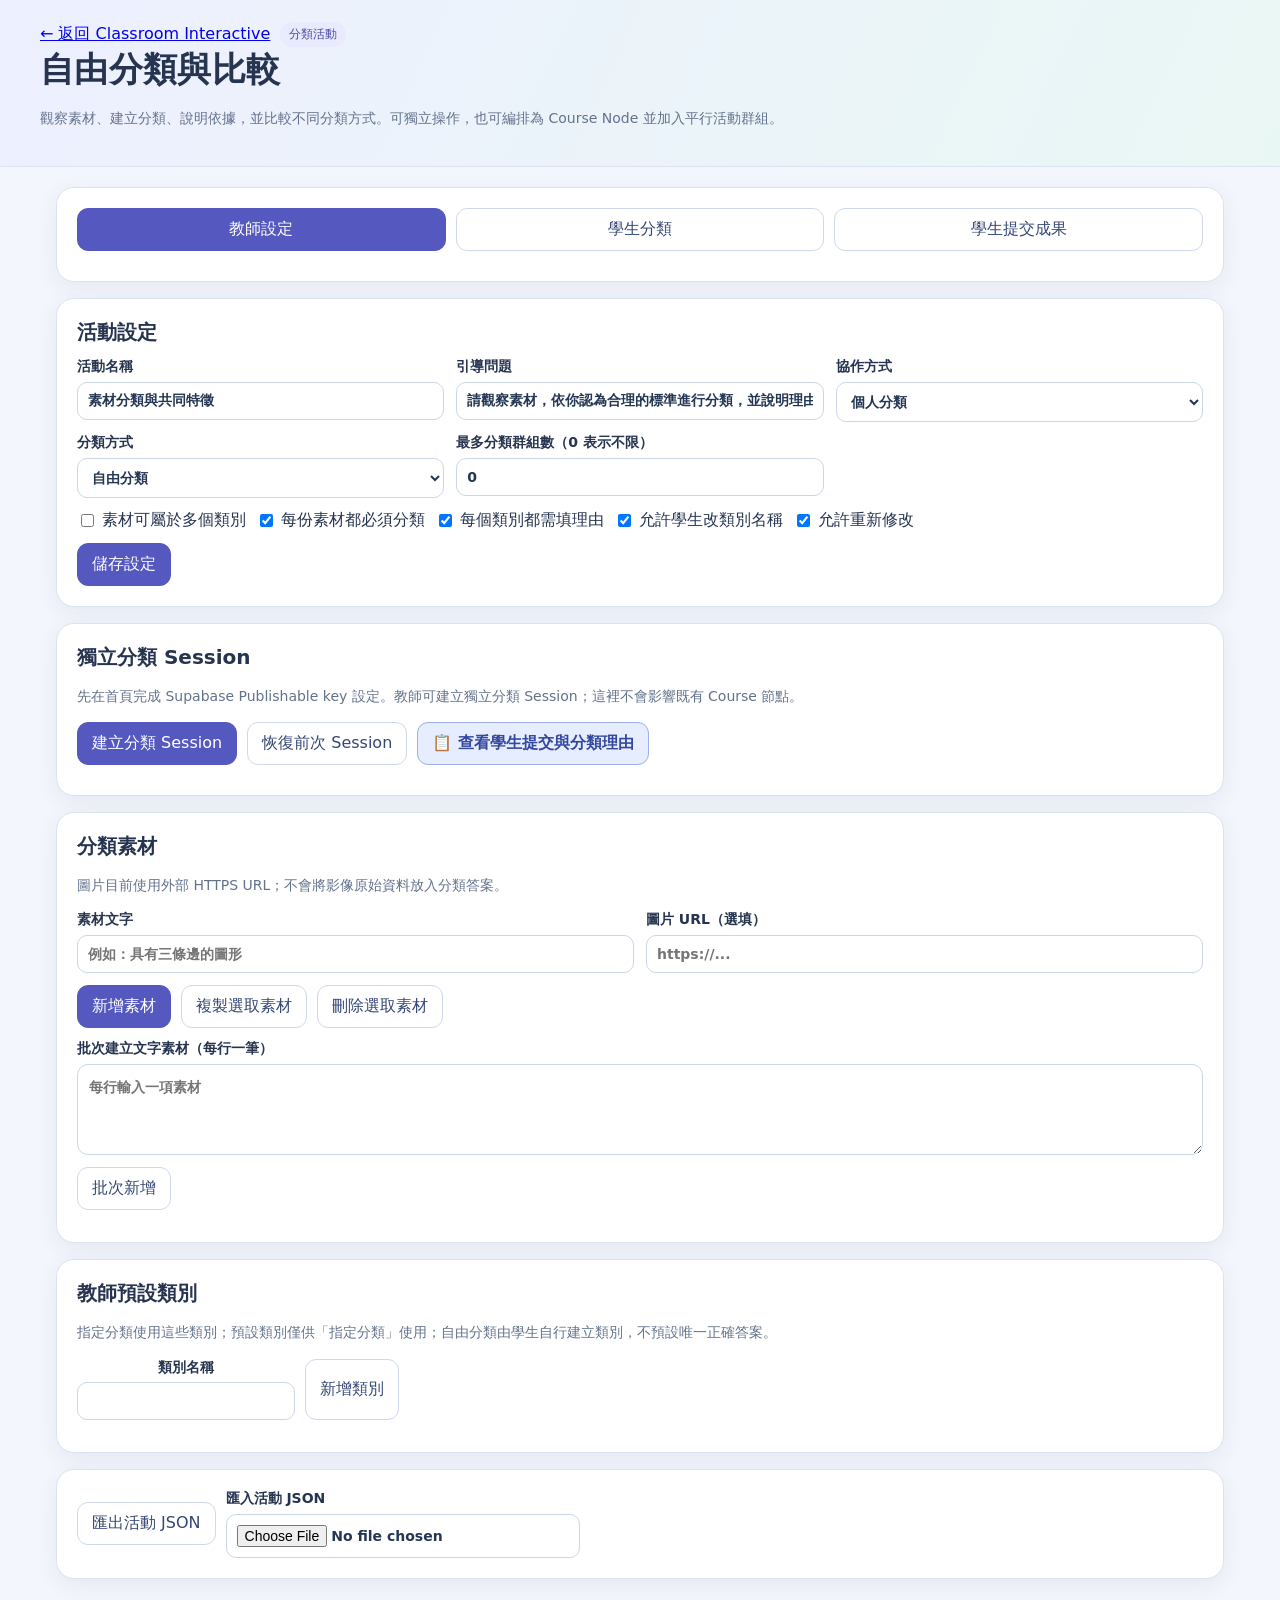
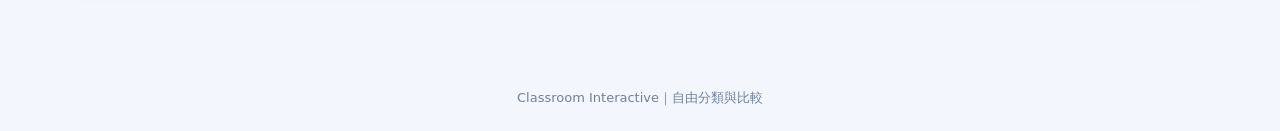
<file: classification-board.html>
<!doctype html><html lang="zh-Hant"><head><meta charset="utf-8"><meta name="viewport" content="width=device-width,initial-scale=1"><title>自由分類與比較｜Classroom Interactive</title><link rel="stylesheet" href="classification-board.css?v=3.0.0-rc4-1"><link rel="stylesheet" href="student-interface.css"><link rel="stylesheet" href="classification-teacher-results.css?v=3.0.0-rc4-1"><script src="classification-core.js" defer></script>
<script src="activity-modules.js" defer></script><script src="session-api.js" defer></script><script src="classification-session.js?v=3.0.0-rc4-1" defer></script><script src="classification-board.js?v=3.0.0-rc4-1" defer></script></head><body><header><div class="toolbar"><a href="index.html">← 返回 Classroom Interactive</a><span class="tag">分類活動</span></div><h1>自由分類與比較</h1><p class="hint">觀察素材、建立分類、說明依據，並比較不同分類方式。可獨立操作，也可編排為 Course Node 並加入平行活動群組。</p></header><main><nav class="card toolbar" aria-label="操作區"><button id="teacherTab" class="primary">教師設定</button><button id="studentTab">學生分類</button><button id="compareTab">學生提交成果</button><span id="status" role="status" aria-live="polite" class="hint"></span></nav><section id="teacherView"><div class="card"><h2>活動設定</h2><div class="grid"><label class="field">活動名稱<input id="activityTitle" maxlength="120"></label><label class="field">引導問題<input id="guidance" maxlength="300"></label><label class="field">協作方式<select id="collaborationMode"><option value="individual">個人分類</option><option value="group">小組分類（代表編輯）</option></select></label><label class="field">分類方式<select id="classificationMode"><option value="free">自由分類</option><option value="assigned">指定分類</option></select></label><label class="field">最多分類群組數（0 表示不限）<input type="number" id="maxGroups" min="0" max="100"></label></div><div class="row"><label><input type="checkbox" id="allowMultiple">素材可屬於多個類別</label><label><input type="checkbox" id="requireAll">每份素材都必須分類</label><label><input type="checkbox" id="requireReason">每個類別都需填理由</label><label><input type="checkbox" id="allowRename">允許學生改類別名稱</label><label><input type="checkbox" id="allowRevise">允許重新修改</label></div><button id="saveConfig" class="primary">儲存設定</button></div><div class="card" id="cloudTeacherPanel"><h2>獨立分類 Session</h2><p class="hint">先在首頁完成 Supabase Publishable key 設定。教師可建立獨立分類 Session；這裡不會影響既有 Course 節點。</p><div class="toolbar"><button id="createCloudSession" type="button" class="primary">建立分類 Session</button><button id="resumeCloudSession" type="button">恢復前次 Session</button><button id="assignCloudGroups" type="button" hidden>自動分組</button><button id="refreshCloudResults" type="button" hidden>更新雲端成果</button><button id="openTeacherSubmissions" type="button">📋 查看學生提交與分類理由</button></div><div id="cloudTeacherInfo" class="notice hidden" aria-live="polite"></div></div><div class="card"><h2>分類素材</h2><p class="hint">圖片目前使用外部 HTTPS URL；不會將影像原始資料放入分類答案。</p><div class="grid"><label class="field">素材文字<input id="assetText" maxlength="500" placeholder="例如：具有三條邊的圖形"></label><label class="field">圖片 URL（選填）<input id="assetImage" type="url" placeholder="https://..."></label></div><div class="row"><button id="addAsset" class="primary">新增素材</button><button id="duplicateAsset">複製選取素材</button><button id="removeAsset">刪除選取素材</button></div><label class="field">批次建立文字素材（每行一筆）<textarea id="batchAssets" rows="3" placeholder="每行輸入一項素材"></textarea></label>
<div class="row"><button id="addBatchAssets">批次新增</button></div>
<div id="assetsEditor" class="grid"></div></div><div class="card"><h2>教師預設類別</h2><p class="hint">指定分類使用這些類別；預設類別僅供「指定分類」使用；自由分類由學生自行建立類別，不預設唯一正確答案。</p><div class="row"><label class="field">類別名稱<input id="presetGroupName" maxlength="80"></label><button id="addPreset">新增類別</button></div><div id="presetEditor"></div></div><div class="card toolbar"><button id="exportActivity">匯出活動 JSON</button><label class="field">匯入活動 JSON<input type="file" id="importActivity" accept="application/json,.json"></label></div></section><section id="studentView" class="hidden"><div class="card"><div id="cloudStudentInfo" class="notice hidden" role="status" aria-live="polite"></div><h2 id="studentTitle"></h2><p id="studentGuide" class="hint"></p><label class="field">成果名稱（暱稱／小組名稱）<input id="authorName" maxlength="60" placeholder="例如：第 1 組"></label><div class="row"><label class="field">新分類名稱<input id="newGroupName" maxlength="80"></label><button id="createGroup">建立分類</button><button id="restoreDraft">恢復本機草稿</button><button id="reloadCloudGroup" hidden type="button">載入小組最新雲端成果</button></div><p class="notice" id="studentMessage" role="status" aria-live="polite"></p></div><div class="card"><h2>待分類素材</h2><p class="hint">可以點選素材指定類別，桌面也可以將素材拖曳至類別卡片。</p><div id="unassigned" class="grid"></div></div><div class="card"><h2>分類板</h2><div id="studentBoard" class="board"></div><div class="row"><button id="saveDraft">保存本機草稿</button><button id="submitBoard" class="primary">提交分類成果</button></div></div><div id="coursePublishedPanel" class="card hidden" aria-live="polite"><h2>全班匿名分類成果</h2><p id="coursePublishedHint" class="hint">教師公布後才會顯示其他人的成果。</p><div id="coursePublishedResults"></div></div></section><section id="compareView" class="hidden"><div class="card"><h2>學生提交成果｜分類明細與比較</h2><p class="hint">只比較素材歸屬與分類理由，不將不同類別名稱自動判定為錯誤。獨立 Session 可從雲端比較，小組與個人結果分別保存。</p><div class="row"><button id="exportResults">匯出目前成果 JSON</button><label><input id="maskIdentity" type="checkbox" checked> 展示時隱藏學生／小組識別</label></div>
<div id="resultSummary"></div><div id="resultBoards" class="grid"></div>
<div id="comparisonMatrix" class="comparison-scroll"></div></div></section></main><footer>Classroom Interactive｜自由分類與比較</footer></body></html>
</file>
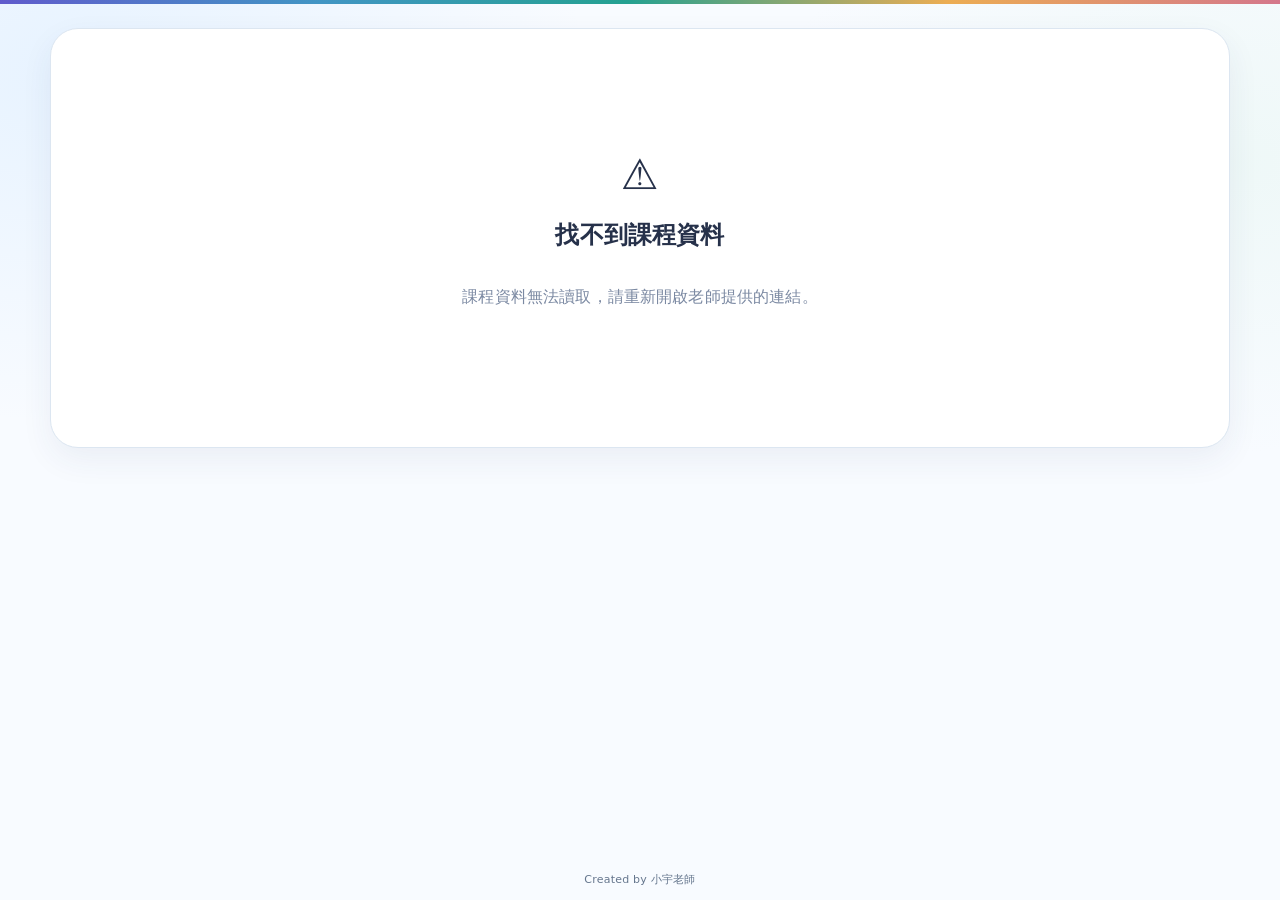
<file: course.html>
<!DOCTYPE html>
<html lang="zh-Hant">
<head>
  <meta charset="UTF-8" />
  <meta name="viewport" content="width=device-width, initial-scale=1.0" />
  <title>完整課程｜課堂互動工具</title>
  <link rel="icon" href="favicon.ico" sizes="any" />
  <link rel="stylesheet" href="app.css?v=3.0.0-rc4-1" />
  <link rel="stylesheet" href="interface-polish.css?v=3.0.0-rc4-1" />
  <link rel="stylesheet" href="theme-v2.36.5.css?v=3.0.0-rc4-1" />
  <link rel="stylesheet" href="live-stance-v2.36.6.css?v=3.0.0-rc4-1" />
  <script src="activity-modules.js?v=3.0.0-rc4-1" defer></script>
  <script src="session-api.js?v=3.0.0-rc4-1" defer></script>
  <script src="live-stance-motion.js?v=3.0.0-rc4-1" defer></script>
  <script src="course.js?v=3.0.0-rc4-1" defer></script>
</head>
<body class="course-player-page">
  <main class="course-player-shell">
    <section id="courseLoadingState" class="course-state-card">
      <div class="loader"></div>
      <p>正在載入完整課程…</p>
    </section>

    <section id="courseErrorState" class="course-state-card hidden">
      <div class="big-icon">⚠️</div>
      <h1>找不到課程資料</h1>
      <p id="courseErrorText" class="subtle">請重新開啟老師提供的課程連結。</p>
    </section>

    <section id="coursePlayerState" class="hidden">
      <header class="course-player-header">
        <div class="course-brand">
          <span id="courseCoverIcon" class="course-cover-icon">📚</span>
          <div>
            <p id="coursePlayerEyebrow" class="eyebrow">CLASSROOM INTERACTIVE</p>
            <h1 id="coursePlayerTitle">課程名稱</h1>
            <p id="coursePlayerSubtitle" class="subtle"></p>
            <div id="courseSessionBadge" class="student-session-badge hidden"></div>
            <div id="courseRealtimeStatus" class="student-realtime-status hidden">↻ 同步準備中</div>
            <div id="coursePresentationBadge" class="course-presentation-badge hidden">
              <span class="presentation-live-dot"></span>
              <strong id="coursePresentationViewLabel">教師投影 · 教材畫面</strong>
              <small id="coursePresentationSyncLabel">等待教師同步</small>
            </div>
          </div>
        </div>
        <div id="courseProgressWrap" class="course-progress-wrap">
          <div class="course-progress-meta">
            <span id="courseLessonLabel">第一節</span>
            <span id="courseStepCounter">1 / 1</span>
          </div>
          <div class="progress-track"><div id="courseProgressBar" class="progress-bar"></div></div>
        </div>
      </header>

      <section id="courseLessonIntro" class="course-lesson-intro hidden">
        <span class="section-kicker">LESSON GOAL</span>
        <strong id="courseLessonTitle"></strong>
        <p id="courseLessonGoal"></p>
      </section>

      <section id="courseNodeCard" class="course-node-card">
        <header class="course-node-head">
          <div>
            <span id="courseNodeKicker" class="section-kicker">目前內容</span>
            <h2 id="courseNodeTitle">教學節點</h2>
            <p id="courseNodeSubtitle" class="subtle"></p>
          </div>
          <span id="courseNodeStatus" class="status-chip">學習中</span>
        </header>
        <div id="courseNodeContent" class="course-node-content"></div>
      </section>

      <section id="coursePresentationResults" class="course-presentation-results hidden">
        <header class="presentation-results-head">
          <div>
            <span class="section-kicker">CLASS RESULTS</span>
            <h2 id="presentationResultsTitle">全班結果</h2>
            <p id="presentationResultsSubtitle" class="subtle">目前節點的匿名全班統計</p>
          </div>
          <span id="presentationResultsPhase" class="stage-badge">即時</span>
        </header>
        <div id="presentationResultMetrics" class="presentation-result-metrics"></div>
        <div id="presentationDistributionSection" class="presentation-distribution-section hidden">
          <div class="presentation-results-section-head">
            <strong>全班分布</strong>
            <span id="presentationDistributionTotal"></span>
          </div>
          <div id="presentationDistributionList" class="presentation-distribution-list"></div>
        </div>
        <div id="presentationConfidenceSection" class="presentation-distribution-section hidden">
          <div class="presentation-results-section-head">
            <strong>作答信心</strong>
            <span id="presentationConfidenceTotal"></span>
          </div>
          <div class="presentation-confidence-summary">
            <div><span>平均信心</span><strong id="presentationConfidenceAverage">—</strong></div>
            <p id="presentationConfidenceLabels" class="subtle">—</p>
          </div>
          <div id="presentationConfidenceDistribution" class="presentation-distribution-list"></div>
        </div>
        <div id="presentationSecondarySection" class="presentation-distribution-section hidden">
          <div class="presentation-results-section-head">
            <strong>進一步統計</strong>
            <span>排序越前，平均順位越小</span>
          </div>
          <div id="presentationSecondaryList" class="presentation-secondary-list"></div>
        </div>
        <div id="presentationTextWallSection" class="presentation-distribution-section hidden">
          <div class="presentation-results-section-head">
            <strong>匿名文字牆</strong>
            <span id="presentationTextWallTotal"></span>
          </div>
          <div id="presentationTextWall" class="presentation-text-wall"></div>
        </div>
        <div id="presentationWordCloudSection" class="presentation-distribution-section hidden">
          <div class="presentation-results-section-head">
            <strong>關鍵詞雲</strong>
            <span id="presentationWordCloudTotal"></span>
          </div>
          <div id="presentationWordCloud" class="presentation-word-cloud" aria-label="全班關鍵詞雲"></div>
        </div>

        <div id="presentationLiveStanceSection" class="presentation-distribution-section hidden">
          <div class="presentation-results-section-head">
            <strong>即時立場拉鋸</strong>
            <span id="presentationLiveStanceTotal"></span>
          </div>
          <div id="presentationLiveStanceBoard" class="live-stance-tug-board projection"></div>
        </div>
        <div id="presentationResultsEmpty" class="presentation-results-empty hidden">
          目前還沒有可以公開的全班結果。
        </div>
      </section>

      <nav class="course-player-nav" aria-label="課程導覽">
        <button id="coursePrevBtn" class="btn btn-secondary" type="button">← 上一步</button>
        <div id="courseActivityWait" class="course-activity-wait hidden">完成活動後即可繼續</div>
        <button id="courseNextBtn" class="btn btn-primary" type="button">下一步 →</button>
      </nav>
    </section>

    <section id="courseCompleteState" class="course-state-card hidden">
      <div class="big-icon">🎉</div>
      <h1>課程完成</h1>
      <p id="courseCompleteText" class="subtle">你已經完成這門課的所有步驟。</p>
      <button id="courseRestartBtn" class="btn btn-primary" type="button">從頭再看一次</button>
    </section>
  </main>

  <footer class="app-credit" aria-label="網站作者">
    Created by 小宇老師
  </footer>

</body>
</html>
</file>
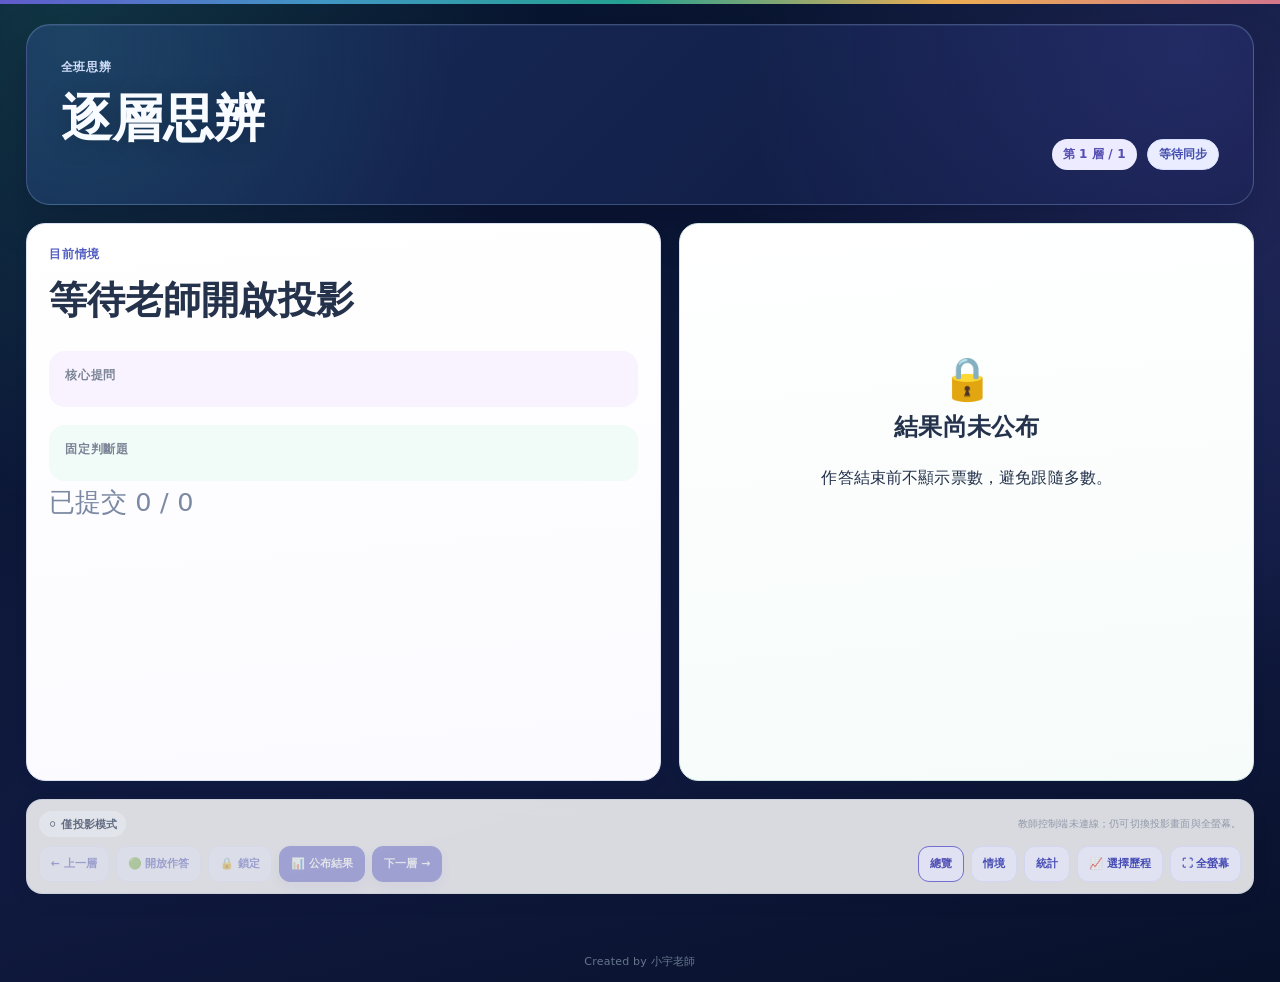
<file: deliberation-present.html>
<!DOCTYPE html>
<html lang="zh-Hant">
<head>
  <meta charset="UTF-8" />
  <meta name="viewport" content="width=device-width, initial-scale=1.0" />
  <title>逐層思辨｜全班投影</title>
  <link rel="icon" href="favicon.ico" sizes="any" />
  <link rel="stylesheet" href="app.css?v=3.0.0-rc4-1" />
  <link rel="stylesheet" href="interface-polish.css?v=3.0.0-rc4-1" />
  <link rel="stylesheet" href="theme-v2.36.5.css?v=3.0.0-rc4-1" />
  <script src="activity-modules.js?v=3.0.0-rc4-1" defer></script>
  <script src="deliberation-history.js?v=3.0.0-rc4-1" defer></script>
  <script src="deliberation-present.js?v=3.0.0-rc4-1" defer></script>
</head>
<body class="deliberation-presentation-page">
  <main class="deliberation-presentation-shell">
    <header class="deliberation-presentation-hero">
      <div>
        <p class="eyebrow">全班思辨</p>
        <h1 id="dpTitle">逐層思辨</h1>
        <p id="dpSource" class="subtle"></p>
      </div>
      <div class="deliberation-presentation-status">
        <span id="dpStage" class="stage-badge">第 1 層 / 1</span>
        <span id="dpRound" class="status-chip">等待同步</span>
      </div>
    </header>

    <section class="deliberation-presentation-grid">
      <article class="panel deliberation-presentation-content">
        <span class="summary-label">目前情境</span>
        <h2 id="dpLayerTitle">等待老師開啟投影</h2>
        <p id="dpLayerContent"></p>
        <div class="deliberation-presentation-question">
          <span>核心提問</span>
          <p id="dpLayerQuestion"></p>
        </div>
        <div class="deliberation-presentation-fixed">
          <span>固定判斷題</span>
          <p id="dpFixedQuestion"></p>
        </div>
        <p id="dpProgress" class="subtle">已提交 0 / 0</p>
      </article>

      <article class="panel deliberation-presentation-results">
        <div id="dpWaitingResults" class="centered-card">
          <div class="big-icon">🔒</div>
          <h2>結果尚未公布</h2>
          <p>作答結束前不顯示票數，避免跟隨多數。</p>
        </div>
        <div id="dpPublishedResults" class="hidden">
          <span class="summary-label">全班判斷分布</span>
          <div id="dpDistribution" class="stage-distribution-list"></div>
          <span class="summary-label deliberation-reason-heading">匿名理由</span>
          <div id="dpReasons" class="deliberation-reason-list"></div>
        </div>
      </article>
    </section>

    <section id="dpHistoryPanel" class="panel dp-history-panel hidden" aria-label="全班選擇歷程">
      <div class="dp-history-heading"><div><span class="summary-label">CHOICE JOURNEY</span><h2>全班選擇歷程</h2><p>橫向比較每一層判斷；↻ 代表學生改變選擇。</p></div><span class="dp-history-privacy">匿名投影 · 僅顯示已公布的選擇</span></div>
      <div id="dpHistoryContent" class="deliberation-history-view"></div>
    </section>

    <section class="deliberation-presentation-control-dock" aria-label="投影課堂控制">
      <div class="dp-control-status-row">
        <span id="dpControlStatus" class="dp-control-status offline">⚪ 僅投影模式</span>
        <small id="dpControlHint">教師控制端連線後，可直接在這裡操作課堂流程。</small>
      </div>

      <div class="dp-control-groups">
        <div class="dp-control-group" aria-label="課堂流程控制">
          <button id="dpPreviousBtn" class="btn btn-secondary dp-session-control" type="button">← 上一層</button>
          <button id="dpOpenBtn" class="btn btn-secondary dp-session-control" type="button">🟢 開放作答</button>
          <button id="dpLockBtn" class="btn btn-secondary dp-session-control" type="button">🔒 鎖定</button>
          <button id="dpPublishBtn" class="btn btn-primary dp-session-control" type="button">📊 公布結果</button>
          <button id="dpNextBtn" class="btn btn-primary dp-session-control" type="button">下一層 →</button>
        </div>

        <div class="dp-control-group dp-local-controls" aria-label="投影顯示控制">
          <button id="dpViewOverviewBtn" class="btn btn-secondary active" type="button">總覽</button>
          <button id="dpViewContentBtn" class="btn btn-secondary" type="button">情境</button>
          <button id="dpViewResultsBtn" class="btn btn-secondary" type="button">統計</button>
          <button id="dpViewHistoryBtn" class="btn btn-secondary" type="button">📈 選擇歷程</button>
          <button id="dpFullscreenBtn" class="btn btn-secondary" type="button">⛶ 全螢幕</button>
        </div>
      </div>
    </section>
  </main>

  <footer class="app-credit" aria-label="網站作者">
    Created by 小宇老師
  </footer>

</body>
</html>
</file>
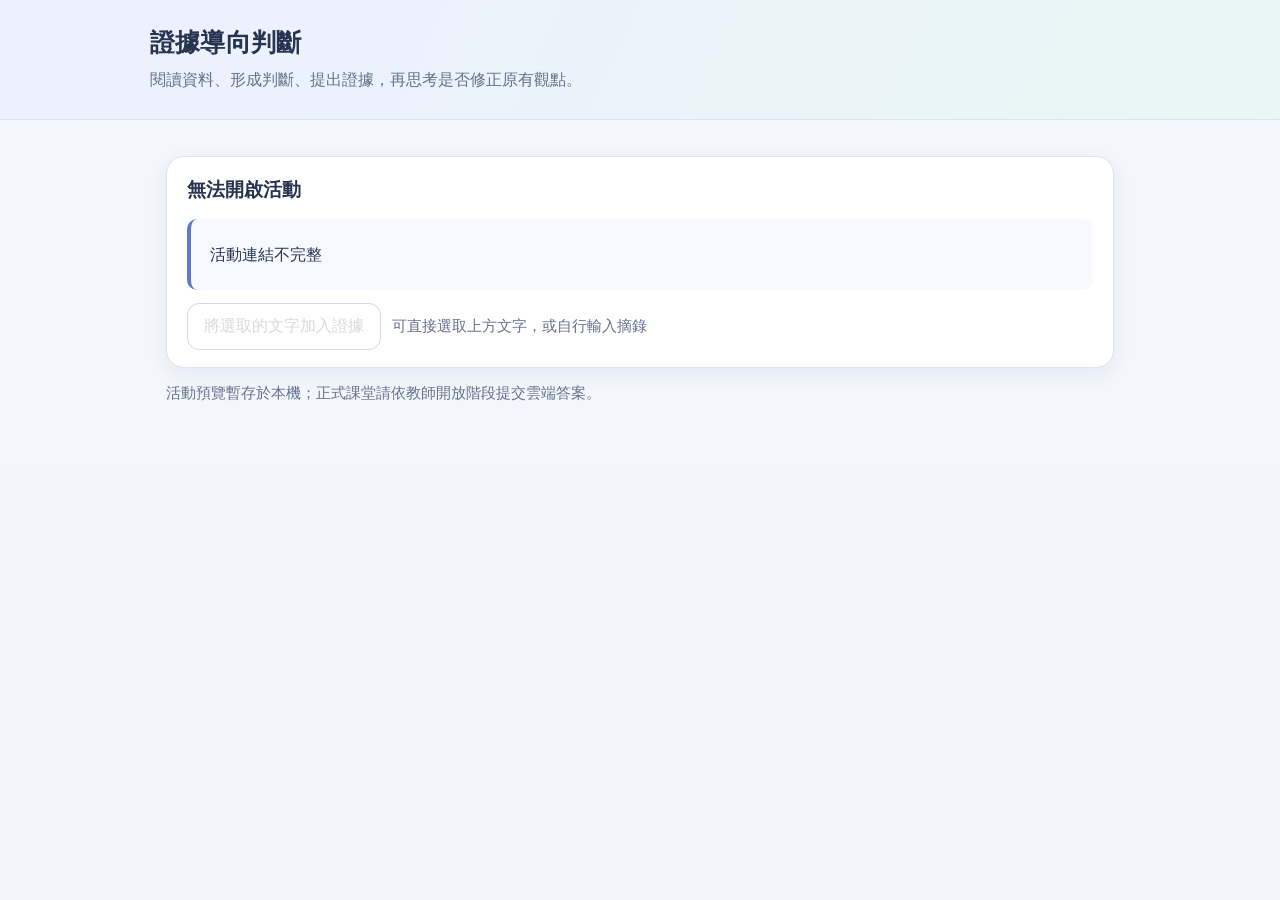
<file: evidence-judgment.html>
<!doctype html><html lang="zh-Hant"><head><meta charset="utf-8"><meta name="viewport" content="width=device-width,initial-scale=1"><title>證據導向判斷｜Classroom Interactive</title><link rel="stylesheet" href="evidence-judgment.css"><link rel="stylesheet" href="student-interface.css"><script src="evidence-judgment-core.js" defer></script><script src="session-api.js" defer></script><script src="evidence-judgment.js" defer></script></head><body><header><h1>證據導向判斷</h1><p id="subtitle">閱讀資料、形成判斷、提出證據，再思考是否修正原有觀點。</p></header><main><div class="stage-list" id="steps"></div><section class="card"><h2 id="question">核心提問</h2><div id="sourceTitle" class="caption"></div><div id="source" class="source"></div><div class="actions" style="margin-top:.8rem"><button type="button" id="copyEvidence">將選取的文字加入證據</button><span class="caption">可直接選取上方文字，或自行輸入摘錄</span></div></section><section id="workspace" class="card"><h2 id="stageTitle"></h2><p class="caption" id="stageHint"></p><div id="choices"></div><label id="quoteLabel" class="hidden" for="quote">支持判斷的證據</label><textarea id="quote" maxlength="2000" class="hidden" placeholder="選取材料句子，或手動輸入證據"></textarea><label id="relationLabel" class="hidden" for="relation">這份證據如何支持你的判斷？</label><textarea id="relation" maxlength="2000" class="hidden" placeholder="解釋證據和判斷之間的關係"></textarea><label id="reasonLabel" for="reason">判斷理由</label><textarea id="reason" maxlength="2000" placeholder="你是依據什麼做出判斷？"></textarea><p id="error" class="error" role="alert"></p><div class="actions"><button type="button" id="back">返回前一階段</button><button type="button" id="next" class="primary">儲存並繼續</button></div></section><section class="card hidden" id="groupPanel" aria-label="小組證據與共同判斷">
  <h2 id="groupTitle">小組證據交流</h2><p class="caption" id="groupMeta"></p>
  <p class="caption" id="groupPrompt"></p><div id="groupChoices"></div>
  <label id="groupOpenLabel" class="hidden" for="groupOpen">小組共同判斷</label><textarea id="groupOpen" class="hidden" maxlength="1000"></textarea>
  <label for="groupReason">小組共同理由</label><textarea id="groupReason" maxlength="2000"></textarea>
  <label for="groupQuote">支持共同判斷的證據</label><textarea id="groupQuote" maxlength="2000"></textarea>
  <label for="groupRelation">證據如何支持小組判斷？</label><textarea id="groupRelation" maxlength="2000"></textarea>
  <label for="groupDiscussion">討論後達成共識的說明（可選）</label><textarea id="groupDiscussion" maxlength="2000"></textarea>
  <p id="groupNotice" class="caption" role="status"></p><div class="actions">
    <button type="button" id="groupSave" class="primary">提交小組共同判斷</button>
    <button type="button" id="groupRestore">重新載入已儲存的小組成果</button>
  </div>
</section><section class="card hidden" id="complete"><h2>已完成本次判斷</h2><p>維持或改變立場都可以；請用證據及理由檢視自己的判斷。</p><div id="comparison" class="readback"></div><div class="actions"><button type="button" id="review">檢視或修改（預覽模式）</button><button type="button" id="reset">清除本機預覽記錄</button></div></section><button type="button" id="personalRestore" class="hidden">重新載入雲端個人答案（捨棄未提交草稿）</button><p id="storageNote" class="caption" role="status">活動預覽暫存於本機；正式課堂請依教師開放階段提交雲端答案。</p></main></body></html>
</file>
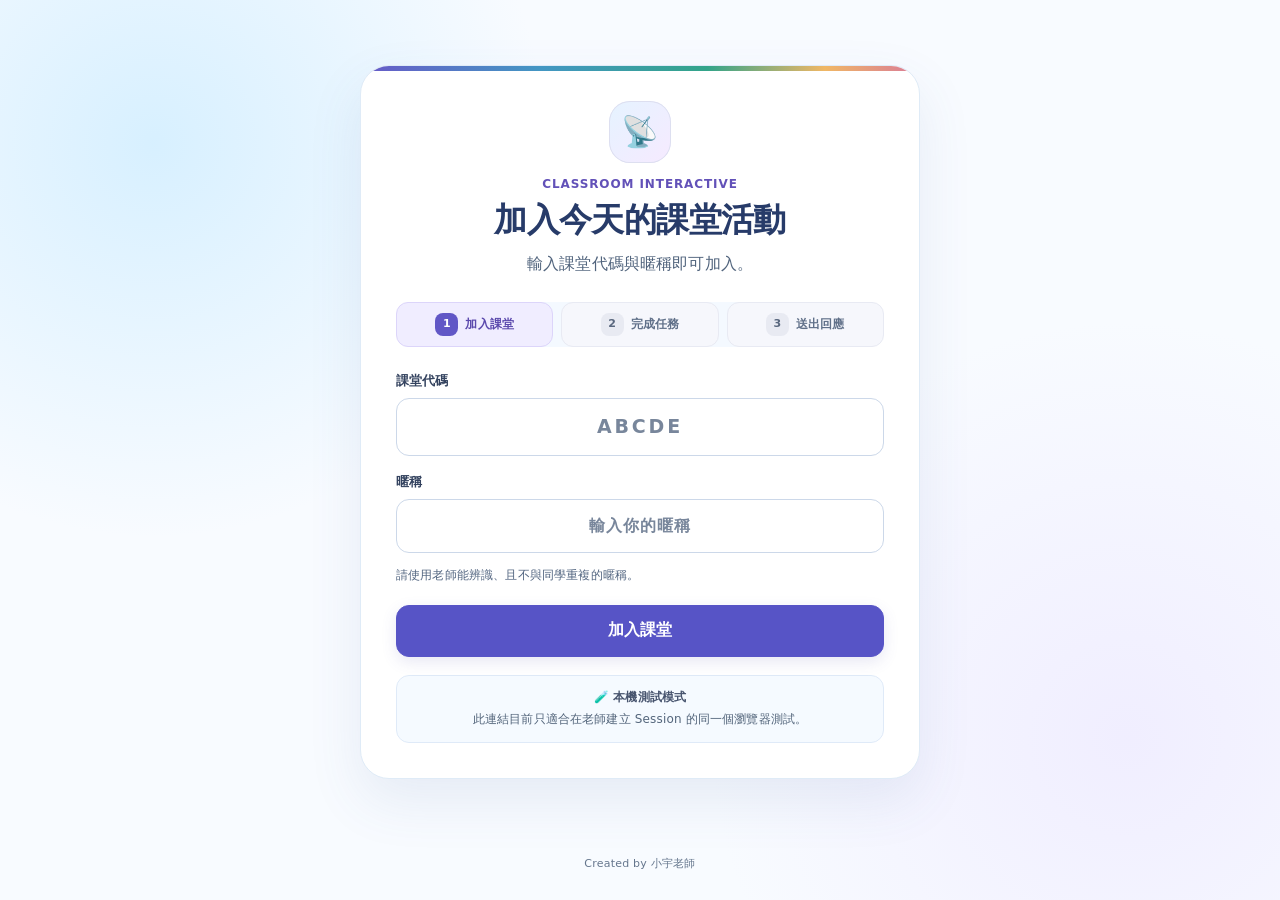
<file: join.html>
<!DOCTYPE html>
<html lang="zh-Hant">
<head>
  <meta charset="UTF-8" />
  <meta name="viewport" content="width=device-width, initial-scale=1.0" />
  <title>加入課堂活動</title>
  <link rel="icon" href="favicon.ico" sizes="any" />
  <link rel="stylesheet" href="app.css?v=3.0.0-rc4-1" />
  <link rel="stylesheet" href="interface-polish.css?v=3.0.0-rc4-1" />
  <link rel="stylesheet" href="theme-v2.36.5.css?v=3.0.0-rc4-1" />
  <script src="activity-modules.js?v=3.0.0-rc4-1" defer></script>
  <script src="session-api.js?v=3.0.0-rc4-1" defer></script>
  <script src="join.js?v=3.0.0-rc4-1" defer></script>
</head>
<body class="student-page join-page">
  <main class="join-shell">
    <section class="join-card">
      <div class="join-icon">📡</div>
      <p id="joinEyebrow" class="eyebrow">課堂活動</p>
      <h1 id="joinTitle">準備開始今天的活動</h1>
      <p id="joinSubtitle" class="subtle">輸入老師提供的課堂代碼與暱稱，就可以進入活動。</p>
      <div class="join-step-strip" aria-label="課堂活動步驟">
        <span class="join-step is-current"><b>1</b>加入課堂</span>
        <span class="join-step"><b>2</b>完成任務</span>
        <span class="join-step"><b>3</b>送出回應</span>
      </div>

      <form id="joinForm" class="join-form">
        <label id="joinCodeField" class="field">
          <span>課堂代碼</span>
          <input id="joinCode" type="text" maxlength="5" inputmode="text" autocomplete="off" placeholder="ABCDE" required />
        </label>
        <label class="field">
          <span>暱稱</span>
          <input id="studentCode" type="text" maxlength="24" inputmode="text" autocomplete="off" placeholder="輸入你的暱稱" required />
          <small class="field-help">請使用老師能辨識、且不與同學重複的暱稱。</small>
        </label>
        <button id="joinSubmitBtn" class="btn btn-primary join-submit" type="submit">加入課堂</button>
      </form>

      <div id="joinModeNotice" class="join-mode-notice"></div>
      <div id="joinError" class="join-error hidden" role="alert"></div>
    </section>
  </main>

  <footer class="app-credit" aria-label="網站作者">
    Created by 小宇老師
  </footer>

</body>
</html>
</file>
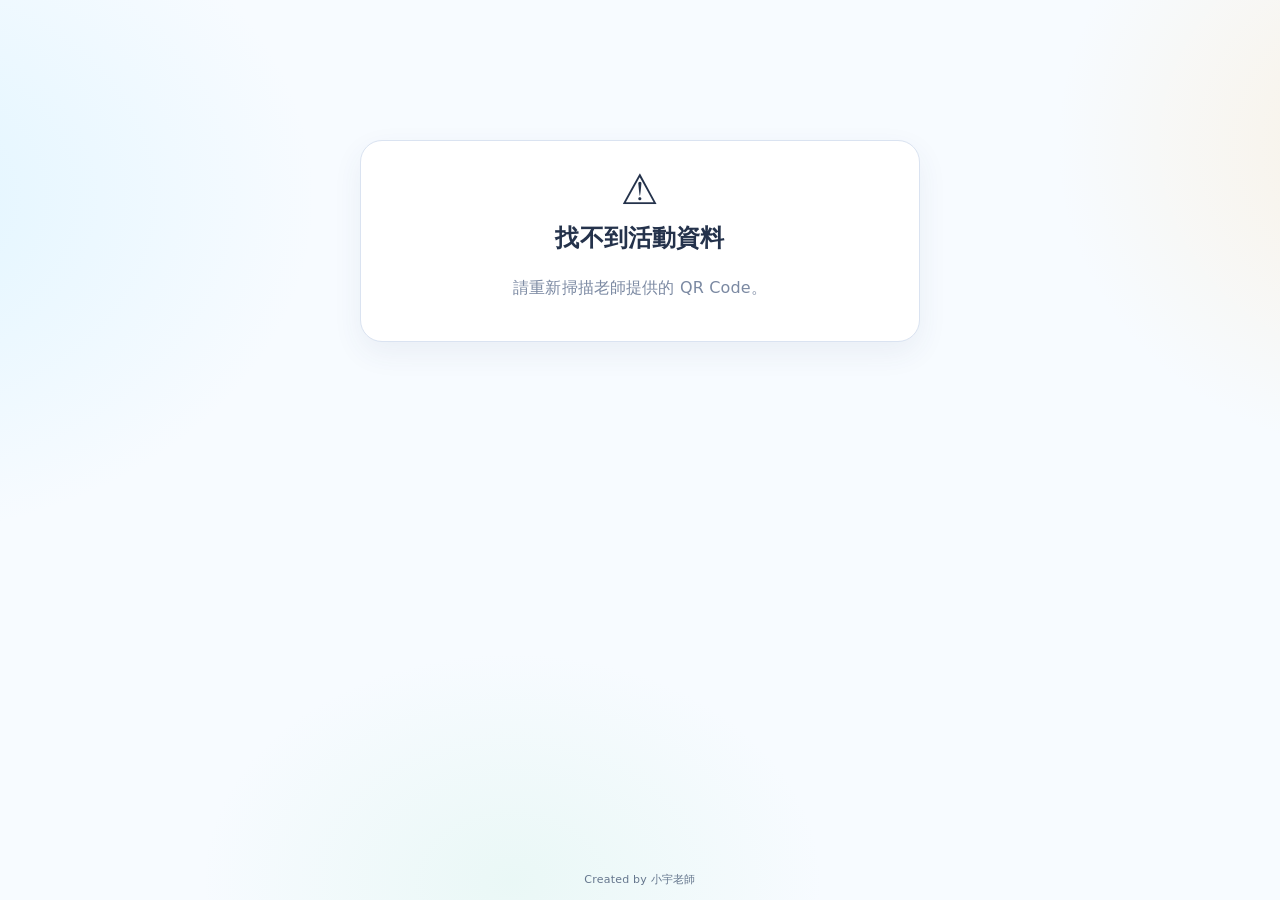
<file: play.html>
<!DOCTYPE html>
<html lang="zh-Hant">
<head>
  <meta charset="UTF-8" />
  <meta name="viewport" content="width=device-width, initial-scale=1.0" />
  <title>課堂互動活動</title>
  <link rel="icon" href="favicon.ico" sizes="any" />
  <link rel="stylesheet" href="app.css?v=3.0.0-rc4-1" />
  <link rel="stylesheet" href="interface-polish.css?v=3.0.0-rc4-1" />
  <link rel="stylesheet" href="theme-v2.36.5.css?v=3.0.0-rc4-1" />
  <script src="activity-modules.js?v=3.0.0-rc4-1" defer></script>
  <script src="session-api.js?v=3.0.0-rc4-1" defer></script>
  <script src="play.js?v=3.0.0-rc4-1" defer></script>
</head>
<body class="student-page">
  <main id="studentApp" class="student-shell">
    <section id="loadingState" class="student-card centered-card">
      <div class="loader"></div>
      <p>正在載入活動…</p>
    </section>

    <section id="errorState" class="student-card centered-card hidden">
      <div class="big-icon">⚠️</div>
      <h1>找不到活動資料</h1>
      <p class="subtle">請重新掃描老師提供的 QR Code。</p>
    </section>

    <section id="activityState" class="hidden">
      <header class="student-hero">
        <div>
          <p id="studentHeroEyebrow" class="eyebrow">CLASSROOM INTERACTIVE</p>
          <h1 id="studentTitle">活動名稱</h1>
          <p id="studentSubtitle" class="subtle"></p>
        <div id="studentSessionBadge" class="student-session-badge hidden"></div>
        <div id="studentRealtimeStatus" class="student-realtime-status hidden">↻ 同步準備中</div>
        </div>
        <div id="studentProgressWrap" class="progress-wrap">
          <div class="progress-meta">
            <span class="student-progress-label">目前進度 <strong id="caseCounter">1 / 1</strong></span>
            <span id="progressText">0%</span>
          </div>
          <div class="progress-track" aria-hidden="true">
            <div id="progressBar" class="progress-bar"></div>
          </div>
        </div>
      </header>

      <section id="missionCard" class="student-card mission-card">
        <div id="missionHeading" class="mission-heading">
          <div>
            <span id="studentCaseIndex" class="section-kicker">任務 01</span>
            <h2 id="studentCaseTitle">材料名稱</h2>
            <div id="studentWorkMedia" class="student-work-media hidden"><img id="studentWorkImage" alt="" /></div>
            <div id="studentCaseIntro" class="work-intro hidden"></div>
            <p id="studentCasePrompt" class="case-prompt subtle"></p>
          </div>
          <span id="lockBadge" class="status-chip">分析中</span>
        </div>

        <div id="elementTypeInteraction" class="element-type-interaction hidden">
          <section id="elementStepPanel" class="classification-step">
            <div class="classification-step-head">
              <span class="step-number">STEP 1</span>
              <div>
                <h3>先找出重要依據</h3>
                <p>先不要急著做最後判斷，從材料中找出能支持你的特徵、證據或資訊。</p>
              </div>
            </div>
            <div id="elementChoiceGrid" class="classification-choice-grid"></div>
            <div class="classification-step-footer">
              <span id="elementSelectionStatus">已選 0 個依據</span>
              <button id="elementToTypeBtn" class="btn btn-primary">下一步：進行分類</button>
            </div>
          </section>

          <section id="typeStepPanel" class="classification-step hidden">
            <div class="classification-step-head">
              <span class="step-number">STEP 2</span>
              <div>
                <h3>根據剛才的依據進行分類</h3>
                <p>看看你選出的依據，目前哪一個分類或答案最合理？</p>
              </div>
            </div>

            <div class="chosen-evidence-box">
              <span class="summary-label">我找到的判斷依據</span>
              <div id="chosenElementCloud" class="keyword-cloud"></div>
            </div>

            <div id="typeChoiceGrid" class="type-choice-grid"></div>

            <div class="classification-step-footer">
              <button id="typeBackBtn" class="btn btn-secondary">← 回去調整依據</button>
              <button id="submitElementTypeBtn" class="btn btn-primary">提交分類判斷</button>
            </div>
          </section>
        </div>

        <div id="progressiveInteraction" class="progressive-interaction hidden">
          <section class="progressive-clue-board">
            <div class="progressive-student-head">
              <div>
                <span id="progressiveStageKicker" class="step-number">資訊 1 / 1</span>
                <h3>目前你知道了什麼？</h3>
              </div>
              <span id="progressiveSyncBadge" class="sync-badge">個人預覽</span>
            </div>
            <div id="progressiveClueList" class="progressive-clue-list"></div>
          </section>

          <section id="progressiveJudgementPanel" class="classification-step progressive-judgement-panel">
            <div class="classification-step-head">
              <span class="step-number">判斷</span>
              <div><h3>根據目前資訊，你怎麼判斷？</h3><p>可以保留上一階段答案，也可以因為新資訊改變判斷。</p></div>
            </div>
            <div id="progressiveTypeGrid" class="type-choice-grid"></div>
            <div class="classification-step-footer">
              <span id="progressivePreviousAnswer">這是你的第一次判斷。</span>
              <button id="submitProgressiveBtn" class="btn btn-primary">提交這一層判斷</button>
            </div>
          </section>

          <section id="progressiveWaitingPanel" class="progressive-waiting-panel hidden">
            <div class="waiting-icon">⏳</div>
            <h3>這一層已提交</h3>
            <p id="progressiveWaitingText">等待老師公開下一項資訊…</p>
            <button id="selfNextClueBtn" class="btn btn-primary hidden" type="button">公開下一項資訊 →</button>
          </section>
        </div>

        <div id="openClassificationInteraction" class="open-classification-interaction hidden">
          <section class="classification-step">
            <div class="classification-step-head">
              <span id="openClassificationPhaseKicker" class="step-number">STEP 1</span>
              <div>
                <h3 id="openClassificationPhaseTitle">先做你的第一次判斷</h3>
                <p id="openClassificationPhaseHelp">選出目前最合理的分類，並用材料中的特徵、證據或資訊支持你的判斷。</p>
              </div>
              <span id="openClassificationSyncBadge" class="sync-badge">個人預覽</span>
            </div>

            <div class="open-evidence-section">
              <div class="mini-heading">
                <span>判斷依據</span>
                <small id="openEvidenceRequirement">至少選 2 個</small>
              </div>
              <div id="openEvidenceGrid" class="classification-choice-grid"></div>
              <div id="openEvidenceStatus" class="open-evidence-status">已選 0 個證據</div>
            </div>

            <div class="open-type-section">
              <div class="mini-heading">
                <span>目前最合理的分類</span>
                <small>沒有唯一答案，但要能用內容說明</small>
              </div>
              <div id="openTypeGrid" class="type-choice-grid"></div>
            </div>

            <div id="openOriginalSummary" class="open-original-summary hidden"></div>

            <div id="openChangeReasonBlock" class="open-change-reason-block hidden">
              <span class="summary-label">這次判斷和原本相比，為什麼會這樣？</span>
              <div class="open-reason-grid">
                <label><input type="radio" name="openChangeReason" value="發現新的判斷依據" /><span>發現新的判斷依據</span></label>
                <label><input type="radio" name="openChangeReason" value="被同學的理由說服" /><span>被同學的理由說服</span></label>
                <label><input type="radio" name="openChangeReason" value="原本忽略了某項資訊" /><span>原本忽略了某項資訊</span></label>
                <label><input type="radio" name="openChangeReason" value="我沒有改變答案" /><span>我沒有改變答案</span></label>
              </div>
            </div>

            <div class="classification-step-footer">
              <span id="openSubmissionHint">準備好後送出你的初次判斷。</span>
              <button id="submitOpenClassificationBtn" class="btn btn-primary">提交初次判斷</button>
            </div>
          </section>
        </div>

        <div id="openClassificationWaitingPanel" class="open-classification-waiting-panel hidden">
          <div class="waiting-icon">💬</div>
          <p class="section-kicker">全班比較</p>
          <h3 id="openWaitingTitle">初次判斷已提交</h3>
          <p id="openWaitingText">看看全班目前怎麼分類，再準備說明自己的判斷依據。</p>

          <div class="open-own-answer">
            <span class="summary-label">我的判斷</span>
            <div id="openOwnType" class="result-type-card"></div>
            <div id="openOwnEvidence" class="keyword-cloud"></div>
          </div>

          <div class="open-class-stats">
            <span class="summary-label">全班分類分布</span>
            <div id="openStudentDistribution" class="stage-distribution-list"></div>
          </div>

          <div class="discussion-question">
            <span class="summary-label">討論提示</span>
            <p id="openStudentDiscussionPrompt"></p>
          </div>

          <div class="open-waiting-actions">
            <span id="openStageWaitingMessage">等待老師開放重新判斷…</span>
            <button id="openPreviewRejudgeBtn" class="btn btn-primary hidden" type="button">進入重新判斷（預覽）</button>
          </div>
        </div>

        <div id="rankingInteraction" class="wave-student-interaction hidden">
          <section class="wave-student-card">
            <div class="classification-step-head">
              <span class="step-number">排序</span>
              <div><h3 id="rankingStudentQuestion">請依優先順序排列</h3><p>可直接拖曳，也可以使用上下按鈕調整。</p></div>
            </div>
            <div id="rankingStudentList" class="ranking-student-list"></div>
            <div class="classification-step-footer"><span>最上方代表第一順位</span><button id="submitRankingBtn" class="btn btn-primary" type="button">提交排序</button></div>
          </section>
        </div>

        <div id="openTextInteraction" class="wave-student-interaction hidden">
          <section class="wave-student-card">
            <div class="classification-step-head">
              <span class="step-number">短答</span>
              <div><h3 id="openTextStudentQuestion">寫下你的想法</h3><p>用自己的話回答即可，不需要追求標準答案。</p></div>
            </div>
            <label class="field open-text-student-field"><textarea id="openTextStudentInput" rows="6" aria-label="你的短答內容"></textarea><small id="openTextCharCount">0 / 240</small></label>
            <div class="classification-step-footer"><span>送出後老師會在文字牆看到這則回覆。</span><button id="submitOpenTextBtn" class="btn btn-primary" type="button">提交文字</button></div>
          </section>
        </div>



        <div id="questionWallInteraction" class="wave-student-interaction hidden">
          <section class="wave-student-card question-wall-student-card">
            <div class="classification-step-head">
              <span class="step-number">提問</span>
              <div><h3 id="questionWallStudentQuestion">你最想追問什麼？</h3><p>你的名字不會顯示給同學。送出後可以看看大家還在意哪些問題，也能回應同學。</p></div>
            </div>
            <label class="field open-text-student-field"><textarea id="questionWallStudentInput" rows="4" aria-label="你的匿名提問"></textarea><small id="questionWallCharCount">0 / 180</small></label>
            <div class="classification-step-footer"><span id="questionWallSubmitStatus">尚未提出問題</span><button id="submitQuestionWallBtn" class="btn btn-primary" type="button">匿名送出問題</button></div>
          </section>
          <section class="wave-student-card question-wall-browse-card">
            <div class="question-wall-browser-head"><div><span class="summary-label">全班匿名提問</span><p id="questionWallBrowseHelp">按「＋1 我也想知道」表示共同關注；展開回應可匿名補充想法。</p></div><div class="question-wall-sort-tabs" role="group" aria-label="提問排序"><button id="questionWallHotBtn" class="btn btn-secondary active" type="button">🔥 熱門</button><button id="questionWallNewBtn" class="btn btn-ghost" type="button">🕒 最新</button></div></div>
            <div id="questionWallStudentList" class="question-wall-list"><div class="empty-v15">目前還沒有匿名提問。</div></div>
          </section>
        </div>


        <div id="groupConsensusInteraction" class="wave-student-interaction hidden">
          <section class="wave-student-card group-consensus-student-card">
            <div class="classification-step-head">
              <span id="groupConsensusStudentPhase" class="step-number">個人</span>
              <div><h3 id="groupConsensusStudentQuestion">先做自己的判斷</h3><p id="groupConsensusStudentHelp">先獨立選擇，不需要先和同學討論。</p></div>
              <span id="groupConsensusStudentSyncBadge" class="sync-badge">等待同步</span>
            </div>
            <div id="groupConsensusOwnSummary" class="group-consensus-own-summary hidden"></div>
            <div id="groupConsensusGroupCard" class="group-consensus-members-card hidden"></div>
            <div id="groupConsensusStudentOptions" class="deliberation-choice-grid"></div>
            <label id="groupConsensusReasonField" class="field group-consensus-reason-field hidden"><span id="groupConsensusReasonLabel">共識理由</span><textarea id="groupConsensusReasonInput" rows="4"></textarea><small id="groupConsensusReasonCounter">0 / 220</small></label>
            <div class="classification-step-footer"><span id="groupConsensusStudentStatus">尚未選擇</span><button id="submitGroupConsensusBtn" class="btn btn-primary" type="button">提交個人判斷</button></div>
          </section>
          <section id="groupConsensusWaitingPanel" class="progressive-waiting-panel hidden">
            <div class="waiting-icon">👥</div><h3>個人判斷已提交</h3><p>等待老師完成分組並開放小組討論…</p>
          </section>
        </div>


        <div id="predictRevealInteraction" class="wave-student-interaction hidden">
          <section id="predictInitialPanel" class="wave-student-card">
            <div class="classification-step-head"><span class="step-number">預測</span><div><h3 id="predictStudentQuestion">先做你的預測</h3><p>只根據目前資訊作答；第二階段會揭曉新資訊。</p></div></div>
            <div id="predictInitialOptions" class="deliberation-choice-grid"></div>
            <div class="classification-step-footer"><span id="predictInitialStatus">尚未選擇</span><button id="submitPredictInitialBtn" class="btn btn-primary" type="button">提交預測</button></div>
          </section>
          <section id="predictWaitingPanel" class="progressive-waiting-panel hidden"><div class="waiting-icon">⏳</div><h3>預測已提交</h3><p>等待老師揭曉新資訊並開放再次判斷。</p><button id="predictLocalRevealBtn" class="btn btn-primary hidden" type="button">查看揭曉 →</button></section>
          <section id="predictFinalPanel" class="wave-student-card hidden">
            <div class="predict-reveal-card"><span class="summary-label">結果揭曉</span><h3 id="predictRevealTitleText">揭曉</h3><p id="predictRevealContentText"></p></div>
            <div class="classification-step-head"><span class="step-number">再判斷</span><div><h3 id="predictRejudgePromptText">看完揭曉後，你現在怎麼判斷？</h3><p>可以維持原本答案，也可以改變。</p></div></div>
            <div id="predictFinalOptions" class="deliberation-choice-grid"></div>
            <div class="classification-step-footer"><span id="predictFinalStatus">尚未選擇</span><button id="submitPredictFinalBtn" class="btn btn-primary" type="button">提交再次判斷</button></div>
          </section>
        </div>


        <div id="liveStanceInteraction" class="wave-student-interaction hidden">
          <section class="wave-student-card live-stance-student-card">
            <div class="classification-step-head">
              <span class="step-number">即時立場</span>
              <div><h3 id="liveStanceStudentQuestion">你目前站在哪一邊？</h3><p>老師說明過程中，你可以隨時改變目前立場；每次點選都會立即同步。</p></div>
              <span id="liveStanceStudentStateBadge" class="sync-badge">開放表態</span>
            </div>
            <div id="liveStanceStudentChoices" class="live-stance-student-choices"></div>
            <div class="live-stance-student-status">
              <strong id="liveStanceStudentCurrent">尚未表態</strong>
              <span id="liveStanceStudentHint">選擇後可隨時換邊。</span>
            </div>
          </section>
        </div>

        <div id="deliberationInteraction" class="deliberation-interaction hidden">
          <section class="deliberation-layer-board">
            <div class="progressive-student-head">
              <div><span id="deliberationStageKicker" class="step-number">第 1 層 / 1</span><h3>目前公開資訊</h3></div>
              <span id="deliberationSyncBadge" class="sync-badge">教師同步</span>
            </div>
            <p id="deliberationSourceNoteText" class="student-context-note hidden"></p>
            <div id="deliberationReleasedLayers" class="deliberation-released-layers"></div>
          </section>
          <section id="deliberationAnswerPanel" class="classification-step">
            <div class="classification-step-head">
              <span class="step-number">判斷</span>
              <div><h3 id="deliberationFixedQuestionText">就目前資訊，你怎麼判斷？</h3><p id="deliberationLayerQuestionText"></p></div>
            </div>
            <div id="deliberationChoiceGrid" class="deliberation-choice-grid"></div>

            <label id="deliberationReasonTextField" class="field">
              <span>我的理由 <small id="deliberationReasonRequirement">必填</small></span>
              <textarea id="deliberationReasonInput" rows="4" placeholder="本層最影響我的資訊是＿＿，因為＿＿。"></textarea>
            </label>

            <div id="deliberationReasonChoiceField" class="field hidden">
              <span>我的理由 <small id="deliberationReasonChoiceRequirement">必填</small></span>
              <div id="deliberationReasonChoiceGrid" class="deliberation-reason-choice-grid"></div>
              <label class="deliberation-reason-choice deliberation-reason-other-choice">
                <input id="deliberationReasonOtherCheck" type="checkbox">
                <span>其他</span>
              </label>
              <textarea id="deliberationReasonOtherInput" class="hidden" rows="3" placeholder="請填寫其他理由"></textarea>
              <small id="deliberationReasonChoiceHelp" class="field-help">可複選；若都不符合，可以勾選「其他」再自行填寫。</small>
            </div>

            <label class="field"><span>我還需要知道什麼？ <small id="deliberationNeedRequirement">選填</small></span><textarea id="deliberationNeedInput" rows="3" placeholder="如果還需要更多資訊，可以寫在這裡。"></textarea></label>
            <div class="classification-step-footer"><span id="deliberationSubmitHint">答案沒有對錯，請留下你此刻真正的判斷。</span><button id="submitDeliberationBtn" class="btn btn-primary" type="button">提交本層判斷</button></div>
          </section>
          <section id="deliberationWaitingPanel" class="progressive-waiting-panel hidden">
            <div class="waiting-icon">⏳</div><h3 id="deliberationWaitingTitle">這一層已提交</h3><p id="deliberationWaitingText">等待老師結束作答與公布結果。</p>
          </section>
          <section id="deliberationPublishedPanel" class="deliberation-published-panel hidden">
            <div class="open-class-stats"><span class="summary-label">全班判斷分布</span><div id="deliberationStudentDistribution" class="stage-distribution-list"></div></div>
            <div class="deliberation-anonymous-reasons"><span class="summary-label">匿名理由</span><div id="deliberationStudentReasons" class="deliberation-reason-list"></div></div>
            <label class="field deliberation-post-note"><span>討論後補記 <small>選填，不會覆蓋原始答案</small></span><textarea id="deliberationPostNoteInput" rows="3" placeholder="討論後，你想補充或修正哪些想法？"></textarea></label>
            <button id="submitDeliberationPostNoteBtn" class="btn btn-secondary" type="button">儲存討論後補記</button>
            <button id="deliberationPreviewNextBtn" class="btn btn-primary hidden" type="button">下一層 →</button>
          </section>
          <section id="deliberationHistoryPanel" class="deliberation-history-panel hidden">
            <div class="mini-heading"><span>我的判斷歷程</span><small>沒有對錯、得分或排行榜</small></div>
            <div id="deliberationHistoryList" class="deliberation-history-list"></div>
            <div id="deliberationReflectionPanel" class="deliberation-reflection-panel hidden">
              <h3>最後回看自己的思考</h3>
              <label class="field"><span id="deliberationReflectionKeyLabel">哪一層最影響你？為什麼？</span><textarea id="deliberationReflectionKeyInput" rows="3"></textarea></label>
              <label class="field"><span id="deliberationReflectionValueLabel">你得知了新事實、修正了假設，還是重新衡量某個價值？</span><textarea id="deliberationReflectionValueInput" rows="3"></textarea></label>
              <label class="field"><span id="deliberationReflectionActionLabel">如果你是店員，會如何處理並回覆顧客？</span><textarea id="deliberationReflectionActionInput" rows="3"></textarea></label>
              <label class="field"><span id="deliberationReflectionExtensionLabel">假設情境延伸</span><textarea id="deliberationReflectionExtensionInput" rows="3"></textarea></label>
              <button id="submitDeliberationReflectionBtn" class="btn btn-primary" type="button">提交最後反思</button>
              <p id="deliberationReflectionStatus" class="subtle"></p>
            </div>
          </section>
        </div>

        <div id="interactionArea">
          <div class="interaction-grid">
            <section>
              <div class="mini-heading">
                <span>可選項目</span>
                <small>點一下或拖曳到右側</small>
              </div>
              <div id="cardPool" class="card-pool drop-zone"></div>
            </section>

            <section>
              <div class="mini-heading">
                <span>我的判斷</span>
                <small>放入最符合材料的項目</small>
              </div>
              <div id="answerZone" class="answer-zone drop-zone">
                <div id="emptyHint" class="empty-hint">把你選中的字卡放到這裡</div>
              </div>
            </section>
          </div>

          <div class="student-actions">
            <button id="resetCaseBtn" class="btn btn-secondary">重新選擇</button>
            <button id="submitCaseBtn" class="btn btn-primary">送出判斷</button>
          </div>
        </div>



        <section id="confidencePanel" class="confidence-student-panel hidden">
          <div class="confidence-student-head"><div><span class="summary-label">信心程度</span><strong>你對這次答案有多確定？</strong></div><span id="confidenceStatus">尚未選擇</span></div>
          <div id="confidenceChoiceGrid" class="confidence-choice-grid"></div>
          <div class="confidence-end-labels"><span id="confidenceLowLabel"></span><span id="confidenceHighLabel"></span></div>
        </section>

        <div id="feedbackPanel" class="feedback-panel hidden">
          <div id="feedbackIcon" class="feedback-icon">✨</div>
          <h3 id="feedbackTitle">判斷結果</h3>
          <p id="feedbackText"></p>
          <button id="revealBtn" class="btn btn-accent">看看這些選擇指向哪裡</button>
        </div>

        <div id="revealPanel" class="reveal-panel hidden">
          <p class="section-kicker">結果揭曉</p>
          <div id="keywordCloud" class="keyword-cloud"></div>
          <div class="reveal-title-wrap">
            <span class="sparkle">✦</span>
            <h2 id="revealTitle"></h2>
            <span class="sparkle">✦</span>
          </div>
          <p id="revealDescription" class="reveal-description"></p>

          <button id="nextCaseBtn" class="btn btn-primary">下一關</button>
        </div>

        <div id="progressiveResultPanel" class="progressive-result-panel hidden">
          <p class="section-kicker">判斷歷程</p>
          <div class="classification-result-heading">
            <div class="big-icon">🧭</div>
            <div><h2>哪一項資訊讓你改變想法？</h2><p class="subtle">回頭看看每一階段的判斷變化，再準備和全班分享你的理由。</p></div>
          </div>
          <div id="progressiveHistoryList" class="progressive-history-list"></div>
          <div id="progressiveReferenceResult" class="progressive-reference-result hidden"></div>
          <button id="progressiveFinishBtn" class="btn btn-primary">完成活動</button>
        </div>

        <div id="elementTypeResultPanel" class="element-type-result-panel hidden">
          <p class="section-kicker">分類結果</p>
          <div class="classification-result-heading">
            <div id="elementTypeResultIcon" class="big-icon">🧠</div>
            <div>
              <h2 id="elementTypeResultTitle">來比較你的判斷</h2>
              <p id="elementTypeResultText" class="subtle"></p>
            </div>
          </div>

          <div class="classification-result-grid">
            <section>
              <span class="summary-label">你的判斷依據</span>
              <div id="studentElementResult" class="keyword-cloud"></div>
              <span class="summary-label result-type-label">你的分類判斷</span>
              <div id="studentTypeResult" class="result-type-card"></div>
            </section>
            <section>
              <span class="summary-label">參考依據</span>
              <div id="referenceElementResult" class="keyword-cloud"></div>
              <span class="summary-label result-type-label">參考分類</span>
              <div id="referenceTypeResult" class="result-type-card"></div>
            </section>
          </div>

          <button id="elementTypeNextBtn" class="btn btn-primary">下一關</button>
        </div>

        <div id="openClassificationResultPanel" class="open-classification-result-panel hidden">
          <p class="section-kicker">重新判斷完成</p>
          <div class="classification-result-heading">
            <div class="big-icon">🗣️</div>
            <div>
              <h2>比較原本與最後的判斷</h2>
              <p class="subtle">重要的不是一定要改答案，而是能說明自己的判斷有沒有改變，以及為什麼。</p>
            </div>
          </div>

          <div class="open-comparison-grid">
            <section>
              <span class="summary-label">初次判斷</span>
              <div id="openInitialTypeResult" class="result-type-card"></div>
              <div id="openInitialEvidenceResult" class="keyword-cloud"></div>
            </section>
            <section>
              <span class="summary-label">最終判斷</span>
              <div id="openFinalTypeResult" class="result-type-card"></div>
              <div id="openFinalEvidenceResult" class="keyword-cloud"></div>
            </section>
          </div>

          <div class="open-reason-result">
            <span class="summary-label">我的改變原因</span>
            <strong id="openFinalReason">—</strong>
          </div>

          <div class="open-final-stats-grid">
            <section>
              <span class="summary-label">全班初次分布</span>
              <div id="openInitialDistributionResult" class="stage-distribution-list"></div>
            </section>
            <section>
              <span class="summary-label">全班最終分布</span>
              <div id="openFinalDistributionResult" class="stage-distribution-list"></div>
            </section>
          </div>

          <button id="openClassificationFinishBtn" class="btn btn-primary">完成活動</button>
        </div>

        <div id="discussionPanel" class="discussion-panel hidden">
          <p class="section-kicker">討論時間</p>
          <div class="discussion-heading">
            <div class="big-icon">💬</div>
            <div>
              <h2>沒有唯一答案</h2>
              <p class="subtle">同一份材料可能同時支持不同判斷。先看看自己的選擇，再和同學比較你們使用了哪些依據。</p>
            </div>
          </div>

          <div class="selection-summary">
            <span class="summary-label">我選擇的標籤</span>
            <div id="selectedTagCloud" class="keyword-cloud discussion-tag-cloud"></div>
          </div>

          <div class="discussion-question">
            <span class="summary-label">討論提示</span>
            <p id="discussionPromptText"></p>
          </div>

          <button id="discussionNextBtn" class="btn btn-primary">下一關</button>
        </div>
      </section>

      <section id="completePanel" class="student-card complete-card hidden">
        <div class="big-icon">🏁</div>
        <p class="section-kicker">挑戰完成</p>
        <h2>任務全部完成！</h2>
        <p id="completeText">你已經完成所有關卡。現在回頭看看：哪些資訊或依據最影響你的判斷？</p>
        <button id="restartBtn" class="btn btn-secondary">重新挑戰</button>
      </section>
    </section>
  </main>
  <div id="studentToast" class="toast" role="status" aria-live="polite"></div>

  <footer class="app-credit" aria-label="網站作者">
    Created by 小宇老師
  </footer>

</body>
</html>
</file>
<file: classification-board.css>
:root{font-family:system-ui,'Noto Sans TC',sans-serif;color:#253453;background:#f3f6fc}*{box-sizing:border-box}body{margin:0}button,input,textarea,select{font:inherit}button{cursor:pointer;border:1px solid #cfd8ed;background:white;color:#354775;border-radius:11px;padding:10px 14px;min-height:42px}button.primary{background:#5958c9;border-color:#5958c9;color:white}button:focus-visible,input:focus-visible,textarea:focus-visible{outline:3px solid #81a3ff}button:disabled{opacity:.5;cursor:not-allowed}header{background:linear-gradient(110deg,#eef0ff,#e8f8f3);border-bottom:1px solid #dce4f2;padding:22px max(16px,calc((100vw - 1200px)/2))}h1{margin:0 0 4px;font-size:clamp(22px,4vw,34px)}h2{font-size:20px;margin:0 0 12px}h3{font-size:16px;margin:0 0 8px}.hint{color:#63728c;font-size:14px;line-height:1.65}main{max-width:1200px;margin:20px auto;padding:0 16px 50px}.card{background:white;border:1px solid #dce3f0;border-radius:20px;padding:20px;margin-bottom:16px;box-shadow:0 7px 22px #273d610a}.toolbar{display:flex;flex-wrap:wrap;gap:10px;align-items:center}.toolbar>*{min-width:0}.grid{display:grid;grid-template-columns:repeat(auto-fit,minmax(min(100%,300px),1fr));gap:12px}.field{display:flex;flex-direction:column;gap:6px;font-size:14px;font-weight:600}.field input,.field textarea,.field select{width:100%;min-width:0;padding:10px;border:1px solid #cbd6e9;border-radius:10px;color:#243653;background:#fff}.field textarea{min-height:76px;resize:vertical}.row{display:flex;flex-wrap:wrap;gap:10px;margin:12px 0}.row label{display:flex;align-items:center;gap:5px}.subcard{padding:14px;border:1px solid #dbe3f2;border-radius:14px;background:#fbfcff;min-width:0}.asset{border:1px solid #d4dff2;background:#f7faff;border-radius:12px;padding:11px;margin:6px 0;overflow-wrap:anywhere}.asset img{width:100%;height:120px;object-fit:contain;margin-top:6px}.board{display:grid;grid-template-columns:repeat(auto-fit,minmax(min(100%,250px),1fr));gap:12px}.group{padding:14px;border-radius:15px;border:2px solid #d0def3;background:#fafcff;min-width:0}.group.dragover{border-color:#555acb;background:#eff1ff}.group h3{overflow-wrap:anywhere}.tag{font-size:12px;background:#e9eafd;color:#474ba6;padding:4px 9px;border-radius:99px}.notice{padding:12px;border-radius:12px;background:#fff8e8;border:1px solid #f5d89c;color:#795a26}.ok{background:#eaf7f1;border-color:#b0dfcb;color:#216b52}.hidden{display:none!important}table{border-collapse:collapse;width:100%;font-size:14px}th,td{padding:9px;border-bottom:1px solid #e0e6f1;text-align:left;vertical-align:top;overflow-wrap:anywhere}small{color:#68758e}footer{padding:24px;text-align:center;font-size:13px;color:#71809a}@media(max-width:520px){.card{padding:15px}.toolbar button{flex:1}.field textarea{min-height:70px}}@media(prefers-reduced-motion:reduce){*{scroll-behavior:auto!important;transition:none!important}}
/* Stage 2 usability pass: touch sizing, text spacing, classification layouts */
.field textarea{width:100%;border:1px solid #cbd6e9;border-radius:11px;padding:11px;line-height:1.6;color:#243653}
.group{display:flex;flex-direction:column;gap:12px}
.group-head{display:flex;flex-wrap:wrap;align-items:flex-end;justify-content:space-between;gap:10px}
.group-head>.field{flex:1;min-width:150px}
.group-head .toolbar{margin:0}
.group .items{display:flex;flex-direction:column;gap:8px;min-width:0}
.group .items .hint{margin:0}
.assigned-item{border:1px solid #e0e8f2;border-radius:12px;padding:8px;min-width:0}
.assigned-item .asset{margin:0}
.toolbar.compact{gap:6px}
.toolbar.compact button{font-size:13px;padding:7px 10px;min-height:38px}
.picker{display:flex;align-items:center;gap:9px;margin-bottom:10px}
.picker input{width:20px;height:20px;flex:none}
.choice-line{display:flex;gap:10px;align-items:center;padding:7px 0;overflow-wrap:anywhere}
.choice-line input{width:20px;height:20px;flex:none}
.is-draggable{cursor:grab}
.comparison-scroll{max-width:100%;overflow-x:auto;margin:14px 0 22px}
.comparison-scroll table{min-width:520px}
.comparison-scroll th:first-child{position:sticky;left:0;background:#f3f6fe;min-width:110px;z-index:1}
.result-card{display:flex;flex-direction:column;gap:10px}
.result-card .group p{margin:0}
#assetsEditor{margin-top:12px}
#assetsEditor .field{margin-top:8px}
#batchAssets{max-width:100%;min-height:90px}
@media(max-width:520px){
  main{padding:0 12px 45px;margin:14px auto}
  header{padding:20px 16px}
  .card{padding:17px 15px;border-radius:17px}
  .asset,.group,.subcard{padding:13px}
  .field{line-height:1.5;overflow-wrap:anywhere}
  .field input,.field select,.field textarea{min-height:44px}
  .group-head{align-items:stretch}
  .group-head>.field{flex-basis:100%}
  .toolbar.compact button{flex:0 1 auto;min-width:50px}
  .comparison-scroll{margin-right:-3px}
}

/* Keep the three primary view tabs readable on narrow touch screens. */
nav.card.toolbar>button{flex:1 1 calc((100% - 24px)/3);min-width:0;white-space:nowrap;padding-inline:7px}
nav.card.toolbar>#status{flex:1 1 100%;line-height:1.5}

/* Session feedback and long teacher join URLs */
#cloudTeacherInfo{overflow-wrap:anywhere;line-height:1.6;margin-top:14px}#cloudTeacherInfo a{color:#3b50a1;font-weight:700}#cloudStudentInfo{margin-bottom:14px}#cloudTeacherPanel .toolbar{margin:10px 0}

/* Course iframe: do not duplicate the parent Course masthead. */
body.course-classification-student header,body.course-classification-student footer{display:none}
body.course-classification-student main{max-width:none;padding:12px}
body.course-classification-student .card{margin-bottom:12px}
/* Stage 2 R6 published anonymous comparison */
#coursePublishedPanel .published-matrix{border-collapse:collapse;min-width:540px;width:100%;font-size:.9rem}#coursePublishedPanel .published-matrix th,#coursePublishedPanel .published-matrix td{padding:10px;border:1px solid #dfe3f0;text-align:left;vertical-align:top;white-space:normal}#coursePublishedPanel .published-result-card{padding:12px;border:1px solid #e1e5f0;border-radius:12px;margin-top:10px;overflow-wrap:anywhere}#coursePublishedPanel .comparison-scroll{overflow:auto;max-width:100%}
</file>
<file: student-interface.css>
/* Classroom Interactive v1.0.1 — shared student presentation tokens.
   Loaded after each module stylesheet; module layout and behavior stay intact. */
:root {
  --ci-ink: #263450;
  --ci-muted: #63728c;
  --ci-primary: #5559bf;
  --ci-border: #dbe3f1;
  --ci-surface: #f3f6fc;
  --ci-shadow: 0 6px 22px rgba(39,61,97,.07);
}
body { background:var(--ci-surface); color:var(--ci-ink); font-family:system-ui,"Noto Sans TC",sans-serif; }
header { background:linear-gradient(115deg,#edf0ff,#e9f7f4);color:var(--ci-ink);border-bottom:1px solid var(--ci-border); }
header h1 { color:var(--ci-ink);letter-spacing:.01em; }
header p { color:var(--ci-muted); }
main .card { border:1px solid var(--ci-border);border-radius:18px;box-shadow:var(--ci-shadow); }
button.primary {background:var(--ci-primary);border-color:var(--ci-primary);color:white;}
button:focus-visible,input:focus-visible,textarea:focus-visible,select:focus-visible,a:focus-visible {outline:3px solid #879cff;outline-offset:2px;}
button:not(:disabled),a {transition:background-color .15s ease,border-color .15s ease;}
@media(max-width:540px){main .card{border-radius:16px;}button{min-height:44px;}}
@media(prefers-reduced-motion:reduce){button:not(:disabled),a{transition:none!important;}}

/* Students opening a shared preview do not need a link back to teacher tools. */
body.shared-classification-student header .toolbar > a {display:none;}
</file>
<file: classification-teacher-results.css>
/* v3.0.0 RC2: detailed classification submissions — teacher only */
.ci-class-teacher-panel{border:2px solid #a9b5ed!important;box-shadow:0 10px 32px rgba(64,75,149,.12);background:linear-gradient(160deg,#f9faff,#ffffff 45%);border-radius:22px;padding:clamp(16px,2.6vw,26px);min-width:0}
.ci-class-teacher-head{display:flex;justify-content:space-between;align-items:flex-start;flex-wrap:wrap;gap:12px}
.ci-class-teacher-head h3,.ci-class-teacher-head h2{margin:3px 0 4px;color:#26365b;font-size:clamp(19px,2.2vw,24px)}
.ci-class-teacher-head .subtle,.ci-class-teacher-note{color:#63738e;line-height:1.65;margin:5px 0 10px}
.ci-class-teacher-kicker{display:inline-block;padding:5px 10px;border-radius:999px;color:#4655ab;background:#e8eaff;font-size:12px;font-weight:850;letter-spacing:.03em}
.ci-class-teacher-actions{display:flex;flex-wrap:wrap;gap:10px;margin:14px 0}
.ci-class-teacher-actions .btn{min-height:44px}
.ci-class-results-summary{background:linear-gradient(115deg,#ebeefe,#edf9f3);padding:15px 18px;border-radius:17px;border:1px solid #d7def4;margin:15px 0 13px}
.ci-class-results-summary strong{color:#243a74;font-size:clamp(18px,2vw,22px)}
.ci-class-results-summary p{margin:5px 0 0;color:#4f627a;font-size:14px;line-height:1.55}
.ci-class-results-view-controls{display:flex;justify-content:flex-end;gap:8px;flex-wrap:wrap;margin:8px 0 12px}
.ci-class-results-toggle{border:1px solid #bfcbea;border-radius:10px;background:#fff;color:#3d4e8f;padding:8px 12px;min-height:40px;font:inherit;font-size:13px;font-weight:750;cursor:pointer}
.ci-class-results-list{display:grid;gap:12px;min-width:0}
.ci-class-result-item{background:#fff;border:1px solid #d7e1f1;border-radius:16px;overflow:hidden;min-width:0;box-shadow:0 4px 16px rgba(38,55,100,.045)}
.ci-class-result-item[open]{border-color:#a9b6df;box-shadow:0 8px 20px rgba(60,74,139,.08)}
.ci-class-result-heading{display:flex;align-items:center;gap:12px;cursor:pointer;padding:16px 18px;list-style:none;user-select:none}
.ci-class-result-heading::-webkit-details-marker{display:none}
.ci-class-result-heading:focus-visible,.ci-class-results-toggle:focus-visible{outline:3px solid #8d9dfa;outline-offset:2px}
.ci-class-result-index{width:34px;height:34px;display:grid;place-items:center;flex:none;border-radius:11px;background:#e9edff;color:#4f5dc2;font-weight:900}
.ci-class-result-info{display:grid;gap:3px;min-width:0;flex:1;overflow-wrap:anywhere}
.ci-class-result-info strong{font-size:16px;color:#263a61}
.ci-class-result-info small{font-size:12px;color:#66768f}
.ci-class-result-chevron{font-size:12px;font-weight:800;color:#5969b8;white-space:nowrap}
.ci-class-result-chevron::after{content:' ▾'}
.ci-class-result-item[open] .ci-class-result-chevron::after{content:' ▴'}
.ci-class-result-detail{padding:0 16px 16px;display:grid;gap:12px}
.ci-class-category{padding:15px;border:1px solid #dce5f0;border-left:4px solid #91a5dc;border-radius:13px;background:#fafcff;min-width:0}
.ci-class-category:nth-child(even){border-left-color:#79c9ae}
.ci-class-category-header{display:flex;gap:10px;align-items:center;flex-wrap:wrap;margin-bottom:12px}
.ci-class-category-number{border-radius:8px;background:#e8f1fd;color:#40649d;font-size:12px;font-weight:800;padding:5px 9px}
.ci-class-category h4{margin:0;color:#25375b;font-size:16px;overflow-wrap:anywhere}
.ci-class-category-label{display:block;color:#50627e;font-size:13px;margin-bottom:9px}
.ci-class-asset-list{display:flex;gap:8px;flex-wrap:wrap}
.ci-class-asset-chip{display:inline-flex;gap:7px;align-items:center;background:#fff;border:1px solid #d6e2f3;border-radius:10px;padding:8px 10px;font-size:13px;color:#354967;overflow-wrap:anywhere;max-width:100%}
.ci-class-asset-thumb{width:34px;height:34px;object-fit:cover;border-radius:7px;flex:none;background:#eef2f8}
.ci-class-asset-empty,.ci-class-result-empty{color:#8996a8;font-size:13px}
.ci-class-category-reason{background:#f0f7f5;border:1px solid #d7e9e2;border-radius:12px;padding:12px;margin-top:12px}
.ci-class-category-reason .ci-class-category-label{color:#2c705b}
.ci-class-reason-text,.ci-class-reason-empty{font-size:14px;line-height:1.85;margin:0;white-space:pre-wrap;overflow-wrap:anywhere;color:#253c49}
.ci-class-reason-empty{font-style:italic;color:#76868a}
.ci-class-matrix-wrap{margin-top:18px;background:#fff;border:1px solid #dce5ef;border-radius:14px;overflow:hidden}
.ci-class-matrix-summary{padding:14px 16px;cursor:pointer;font-weight:800;color:#495c8e}
.ci-class-matrix-scroll{overflow-x:auto;padding:0 12px 14px}
.ci-class-matrix-scroll table{border-collapse:collapse;width:100%;min-width:520px}
.ci-class-matrix-scroll th,.ci-class-matrix-scroll td{padding:10px;border:1px solid #dce5f0;text-align:left;white-space:normal}
#openClassificationResultsBtn{background:#e6edff;color:#35489f;border-color:#9eafe6;font-weight:850}
#openClassificationResultsBtn[hidden]{display:none!important}
#openTeacherSubmissions{background:#e6edff;color:#35489f;font-weight:850;border-color:#9eafe6}
@media(max-width:600px){.ci-class-result-chevron{font-size:0}.ci-class-result-chevron::after{font-size:17px}.ci-class-teacher-panel{padding:14px}.ci-class-result-heading{padding:13px}.ci-class-result-detail{padding:0 10px 12px}.ci-class-category{padding:12px}.ci-class-results-view-controls{justify-content:flex-start}}

/* RC3: in-session classification teacher visibility and individual inspector */
.ci-class-standalone-panel{margin:22px 0 26px;scroll-margin-top:18px}
.ci-class-standalone-panel.hidden{display:none!important}
#openStandaloneClassificationResultsBtn{border-color:#8a9ee6;background:#e5ebff;color:#283c91;font-weight:850;box-shadow:0 2px 9px rgba(69,84,159,.1)}
#openStandaloneClassificationResultsBtn[hidden]{display:none!important}
#openStandaloneClassificationResultsBtn:not([hidden]):focus-visible{outline:3px solid #677ed6;outline-offset:3px}
#classificationStandaloneResults{margin-top:8px}
.ci-class-inspector-body{display:block;min-width:0}
.student-response-detail-body:has(.ci-class-results-list) {display:block;min-width:0}
.student-response-detail-body .ci-class-results-summary{margin:0 0 10px}
.student-response-detail-body .ci-class-result-detail{grid-template-columns:minmax(0,1fr)}
.ci-class-results-warning{color:#8e4b22;background:#fff6e8;border:1px solid #f0d3ac;border-radius:12px;padding:14px}
@media(max-width:600px){#openStandaloneClassificationResultsBtn{width:100%}.ci-class-standalone-panel{margin:16px 0}.ci-class-standalone-panel .ci-class-teacher-head>.btn{width:100%}}
</file>
<file: app.css>
/* =========================================================
   Source: styles.css
   ========================================================= */
:root {
  --bg: #f5f7fb;
  --panel: #ffffff;
  --text: #1e293b;
  --muted: #64748b;
  --line: #e2e8f0;
  --primary: #4f46e5;
  --primary-dark: #3730a3;
  --accent: #f59e0b;
  --accent-dark: #b45309;
  --success: #16a34a;
  --danger: #dc2626;
  --soft: #eef2ff;
  --shadow: 0 14px 40px rgba(15, 23, 42, .08);
  --radius: 20px;
}

* { box-sizing: border-box; }

html { scroll-behavior: auto; }

body {
  margin: 0;
  min-height: 100vh;
  font-family: "Noto Sans TC", "PingFang TC", "Microsoft JhengHei", system-ui, sans-serif;
  color: var(--text);
  background: var(--bg);
}

button, input, textarea, a {
  font: inherit;
}

button, a {
  -webkit-tap-highlight-color: transparent;
}

h1, h2, h3, p {
  margin-top: 0;
}

.hidden { display: none !important; }

.topbar {
  max-width: 1500px;
  margin: 0 auto;
  padding: 28px 30px 18px;
  display: flex;
  gap: 20px;
  align-items: flex-start;
  justify-content: space-between;
}

.topbar h1,
.student-hero h1 {
  margin-bottom: 8px;
  font-size: clamp(28px, 4vw, 46px);
  letter-spacing: -.04em;
}

.eyebrow,
.section-kicker {
  margin-bottom: 7px;
  font-size: 12px;
  font-weight: 800;
  letter-spacing: .14em;
  color: var(--primary);
}

.subtle {
  color: var(--muted);
  line-height: 1.65;
}

.layout {
  max-width: 1500px;
  margin: 0 auto;
  padding: 0 30px 40px;
  display: grid;
  grid-template-columns: 300px minmax(0, 1fr);
  gap: 22px;
  align-items: start;
}

.panel,
.student-card {
  background: var(--panel);
  border: 1px solid var(--line);
  border-radius: var(--radius);
  box-shadow: var(--shadow);
}

.panel {
  padding: 22px;
}

.library-panel {
  position: sticky;
  top: 18px;
}

.panel-heading,
.editor-toolbar,
.editor-title-row,
.case-card-header,
.mission-heading,
.progress-meta,
.mini-heading,
.student-actions,
.sticky-actions,
.dialog-actions,
.copy-row {
  display: flex;
  align-items: center;
  justify-content: space-between;
  gap: 12px;
}

.panel-heading h2,
.editor-toolbar h3 {
  margin: 0;
}

.activity-list {
  display: grid;
  gap: 10px;
  margin: 18px 0 20px;
}

.activity-item {
  border: 1px solid var(--line);
  background: #fff;
  border-radius: 14px;
  padding: 14px;
  cursor: pointer;
  transition: .18s ease;
}

.activity-item:hover {
  transform: translateY(-1px);
  border-color: #c7d2fe;
}

.activity-item.active {
  border-color: var(--primary);
  background: var(--soft);
}

.activity-item strong {
  display: block;
  margin-bottom: 4px;
}

.activity-item small {
  color: var(--muted);
}

.tip-box {
  border-radius: 14px;
  padding: 14px;
  background: #fff7ed;
  color: #7c2d12;
  line-height: 1.55;
  font-size: 13px;
}

.tip-box p { margin: 6px 0 0; }

.status-chip {
  display: inline-flex;
  align-items: center;
  border-radius: 999px;
  padding: 6px 10px;
  background: var(--soft);
  color: var(--primary);
  font-size: 12px;
  font-weight: 800;
}

.form-grid {
  display: grid;
  gap: 16px;
}

.form-grid.two-col {
  grid-template-columns: repeat(2, minmax(0, 1fr));
}

.field {
  display: grid;
  gap: 8px;
  margin-bottom: 16px;
}

.field > span {
  font-size: 13px;
  font-weight: 800;
}

input, textarea {
  width: 100%;
  border: 1px solid var(--line);
  border-radius: 12px;
  padding: 12px 14px;
  color: var(--text);
  background: #fff;
  outline: none;
  transition: .18s ease;
}

textarea {
  resize: vertical;
  line-height: 1.5;
}

input:focus, textarea:focus {
  border-color: var(--primary);
  box-shadow: 0 0 0 4px rgba(79, 70, 229, .1);
}

.editor-toolbar {
  margin: 24px 0 12px;
}

.case-card {
  border: 1px solid var(--line);
  border-radius: 18px;
  padding: 18px;
  margin-bottom: 14px;
  background: linear-gradient(180deg, #fff, #fbfcff);
}

.case-card-header {
  margin-bottom: 14px;
}

.case-card-header h3 {
  margin: 4px 0 0;
}

.case-index {
  font-size: 12px;
  font-weight: 900;
  letter-spacing: .12em;
  color: var(--primary);
}

.btn,
.icon-btn {
  border: 0;
  cursor: pointer;
  transition: .18s ease;
}

.btn {
  display: inline-flex;
  min-height: 42px;
  align-items: center;
  justify-content: center;
  border-radius: 12px;
  padding: 10px 15px;
  text-decoration: none;
  font-weight: 800;
}

.btn:hover { transform: translateY(-1px); }

.btn-primary {
  color: #fff;
  background: var(--primary);
}
.btn-primary:hover { background: var(--primary-dark); }

.btn-accent {
  color: #fff;
  background: var(--accent);
}
.btn-accent:hover { background: var(--accent-dark); }

.btn-secondary {
  color: var(--text);
  border: 1px solid var(--line);
  background: #fff;
}

.btn-danger-soft {
  color: var(--danger);
  background: #fef2f2;
}

.icon-btn {
  width: 38px;
  height: 38px;
  border-radius: 10px;
  background: #f8fafc;
}


.card-builder {
  margin: 4px 0 18px;
  padding: 16px;
  border: 1px solid var(--line);
  border-radius: 16px;
  background: #f8fafc;
}

.card-builder-header {
  display: flex;
  align-items: center;
  justify-content: space-between;
  gap: 14px;
  margin-bottom: 12px;
}

.field-label {
  display: block;
  font-size: 13px;
  font-weight: 800;
}

.field-help {
  margin: 4px 0 0;
  color: var(--muted);
  font-size: 12px;
  line-height: 1.5;
}

.card-editor-list {
  display: grid;
  gap: 8px;
}

.card-editor-row {
  display: grid;
  grid-template-columns: minmax(0, 1fr) auto 38px;
  gap: 8px;
  align-items: center;
}

.card-editor-row .card-text {
  margin: 0;
}

.correct-toggle {
  min-height: 42px;
  display: inline-flex;
  align-items: center;
  gap: 7px;
  padding: 0 12px;
  border: 1px solid var(--line);
  border-radius: 12px;
  background: #fff;
  color: var(--muted);
  font-size: 13px;
  font-weight: 800;
  cursor: pointer;
  user-select: none;
}

.correct-toggle:has(input:checked) {
  border-color: #86efac;
  background: #f0fdf4;
  color: #166534;
}

.correct-toggle input {
  width: 17px;
  height: 17px;
  margin: 0;
  accent-color: var(--success);
}

.remove-card {
  font-size: 22px;
  line-height: 1;
  color: var(--muted);
}

.remove-card:hover {
  color: var(--danger);
  background: #fef2f2;
}

.sticky-actions {
  position: sticky;
  bottom: 12px;
  margin: 24px -8px -8px;
  padding: 12px;
  border: 1px solid var(--line);
  border-radius: 16px;
  background: rgba(255, 255, 255, .94);
  box-shadow: 0 10px 30px rgba(15, 23, 42, .12);
  backdrop-filter: blur(10px);
}

.action-left,
.action-right {
  display: flex;
  flex-wrap: wrap;
  gap: 8px;
}

.share-dialog {
  border: 0;
  padding: 0;
  border-radius: 22px;
  width: min(92vw, 520px);
  box-shadow: 0 30px 80px rgba(15, 23, 42, .28);
}

.share-dialog::backdrop {
  background: rgba(15, 23, 42, .52);
  backdrop-filter: blur(3px);
}

.share-card {
  position: relative;
  padding: 28px;
}

.dialog-close {
  position: absolute;
  right: 16px;
  top: 14px;
  border: 0;
  background: transparent;
  font-size: 28px;
  cursor: pointer;
  color: var(--muted);
}

.qr-wrap {
  width: 232px;
  min-height: 232px;
  margin: 18px auto 22px;
  border: 1px solid var(--line);
  border-radius: 18px;
  display: grid;
  place-items: center;
  background: #fff;
  padding: 16px;
}

.qr-wrap img,
.qr-wrap canvas {
  max-width: 100%;
  height: auto !important;
}

.copy-row input {
  flex: 1;
}

.small-note {
  margin: 18px 0 0;
  color: var(--muted);
  font-size: 12px;
  line-height: 1.6;
}

.toast {
  position: fixed;
  left: 50%;
  bottom: 26px;
  transform: translate(-50%, 20px);
  opacity: 0;
  pointer-events: none;
  z-index: 999;
  padding: 11px 16px;
  border-radius: 999px;
  background: #0f172a;
  color: #fff;
  box-shadow: var(--shadow);
  transition: .22s ease;
}

.toast.show {
  opacity: 1;
  transform: translate(-50%, 0);
}

/* Student */
.student-page {
  background:
    radial-gradient(circle at top left, rgba(99,102,241,.14), transparent 30%),
    radial-gradient(circle at bottom right, rgba(245,158,11,.13), transparent 34%),
    var(--bg);
}

.student-shell {
  width: min(1100px, calc(100% - 28px));
  margin: 0 auto;
  padding: 26px 0 48px;
}

.student-hero {
  display: grid;
  grid-template-columns: 1fr 280px;
  gap: 26px;
  align-items: end;
  margin-bottom: 18px;
}

.progress-wrap {
  padding-bottom: 10px;
}

.progress-meta {
  font-size: 12px;
  font-weight: 800;
  color: var(--muted);
  margin-bottom: 7px;
}

.progress-track {
  height: 10px;
  overflow: hidden;
  border-radius: 999px;
  background: #e2e8f0;
}

.progress-bar {
  width: 0;
  height: 100%;
  border-radius: inherit;
  background: var(--primary);
  transition: width .3s ease;
}

.student-card {
  padding: 24px;
}

.mission-card {
  min-height: 560px;
}

.mission-heading {
  margin-bottom: 22px;
}

.mission-heading > div {
  min-width: 0;
  flex: 1;
}

.interaction-grid {
  display: grid;
  grid-template-columns: 1fr 1fr;
  gap: 18px;
}

.mini-heading {
  align-items: baseline;
  margin-bottom: 10px;
}

.mini-heading span {
  font-weight: 900;
}

.mini-heading small {
  color: var(--muted);
}

.card-pool,
.answer-zone {
  min-height: 310px;
  border-radius: 18px;
  padding: 14px;
  border: 2px dashed #cbd5e1;
  align-content: start;
}

.card-pool {
  display: flex;
  flex-wrap: wrap;
  gap: 10px;
  background: #f8fafc;
}

.answer-zone {
  position: relative;
  display: flex;
  flex-wrap: wrap;
  gap: 10px;
  background: #fefce8;
  border-color: #fde68a;
}

.drag-card {
  position: relative;
  z-index: 2;
  height: fit-content;
  border: 1px solid #c7d2fe;
  border-radius: 999px;
  padding: 10px 14px;
  background: #fff;
  color: #312e81;
  font-weight: 800;
  cursor: grab;
  box-shadow: 0 6px 16px rgba(79,70,229,.08);
  user-select: none;
  touch-action: manipulation;
}

.drag-card:active { cursor: grabbing; }

.drag-card.selected {
  border-color: var(--accent);
  background: #fff7ed;
  color: #9a3412;
}

.drop-zone.drag-over {
  border-color: var(--primary);
  background: #eef2ff;
}

.empty-hint {
  position: absolute;
  inset: 0;
  display: grid;
  place-items: center;
  text-align: center;
  padding: 24px;
  color: #a16207;
  pointer-events: none;
}

.student-actions {
  justify-content: flex-end;
  margin-top: 18px;
}

.feedback-panel,
.reveal-panel,
.complete-card,
.centered-card {
  text-align: center;
}

.feedback-panel,
.reveal-panel {
  margin-top: 20px;
  border-radius: 18px;
  padding: 24px;
}

.feedback-panel {
  background: #f8fafc;
  border: 1px solid var(--line);
}

.feedback-icon,
.big-icon {
  font-size: 42px;
  margin-bottom: 8px;
}

.reveal-panel {
  background:
    radial-gradient(circle at top center, rgba(245,158,11,.2), transparent 32%),
    #fffaf0;
  border: 1px solid #fed7aa;
}

.keyword-cloud {
  display: flex;
  justify-content: center;
  flex-wrap: wrap;
  gap: 8px;
  margin: 16px 0 24px;
}

.keyword-pill {
  border-radius: 999px;
  padding: 8px 12px;
  background: #fff;
  border: 1px solid #fdba74;
  color: #9a3412;
  font-weight: 900;
}

.reveal-title-wrap {
  display: flex;
  justify-content: center;
  align-items: center;
  gap: 12px;
}

.reveal-title-wrap h2 {
  margin: 0;
  font-size: clamp(34px, 6vw, 56px);
  letter-spacing: -.04em;
}

.sparkle {
  color: var(--accent);
  font-size: 26px;
}

.reveal-description {
  width: min(680px, 100%);
  margin: 16px auto 22px;
  color: #475569;
  line-height: 1.8;
  font-size: 17px;
}

.complete-card {
  margin-top: 18px;
}

.centered-card {
  max-width: 560px;
  margin: 12vh auto 0;
}

.loader {
  width: 42px;
  height: 42px;
  margin: 0 auto 16px;
  border: 4px solid #e2e8f0;
  border-top-color: var(--primary);
  border-radius: 50%;
  animation: spin .8s linear infinite;
}

@keyframes spin {
  to { transform: rotate(360deg); }
}

@media (max-width: 900px) {
  .layout {
    grid-template-columns: 1fr;
  }

  .library-panel {
    position: static;
  }

  .activity-list {
    grid-template-columns: repeat(2, minmax(0, 1fr));
  }

  .student-hero,
  .interaction-grid {
    grid-template-columns: 1fr;
  }
}

@media (max-width: 640px) {
  .topbar,
  .layout {
    padding-left: 16px;
    padding-right: 16px;
  }

  .topbar {
    flex-direction: column;
  }

  .panel {
    padding: 16px;
  }

  .form-grid.two-col {
    grid-template-columns: 1fr;
  }

  .sticky-actions {
    position: static;
    flex-direction: column;
    align-items: stretch;
  }

  .action-left,
  .action-right {
    width: 100%;
  }

  .action-left .btn,
  .action-right .btn {
    flex: 1 1 auto;
  }

  .activity-list {
    grid-template-columns: 1fr;
  }


  .card-builder-header {
    align-items: stretch;
    flex-direction: column;
  }

  .card-builder-header .btn {
    width: 100%;
  }

  .card-editor-row {
    grid-template-columns: minmax(0, 1fr) auto 38px;
  }

  .correct-toggle {
    padding: 0 9px;
  }
  .student-shell {
    width: min(100% - 18px, 1100px);
    padding-top: 16px;
  }

  .student-card {
    padding: 16px;
  }

  .mission-heading {
    align-items: stretch;
    flex-direction: column;
  }

  .mission-heading .status-chip {
    align-self: flex-start;
  }

  .mini-heading {
    flex-direction: column;
    align-items: flex-start;
  }

  .card-pool,
  .answer-zone {
    min-height: 210px;
  }

  .student-actions {
    flex-direction: column;
  }

  .student-actions .btn {
    width: 100%;
  }
}

.qr-notice {
  margin: -8px 0 18px;
  text-align: center;
}


/* V1.2 — work introduction */
.optional-tag {
  display: inline-flex;
  margin-left: 6px;
  padding: 2px 7px;
  border-radius: 999px;
  background: #f1f5f9;
  color: var(--muted);
  font-size: 11px;
  font-weight: 800;
  vertical-align: middle;
}

.work-intro {
  max-width: 760px;
  margin: 12px 0 12px;
  padding: 14px 16px;
  border: 1px solid #e0e7ff;
  border-left: 4px solid var(--primary);
  border-radius: 14px;
  background: #f8faff;
  color: #475569;
  font-size: 15px;
  line-height: 1.8;
  white-space: pre-wrap;
  overflow-wrap: anywhere;
}

.case-prompt {
  margin-top: 10px;
  margin-bottom: 0;
  font-weight: 700;
}

@media (max-width: 640px) {
  .work-intro {
    padding: 12px 13px;
    font-size: 14px;
    line-height: 1.7;
  }
}


/* V1.3 — activity modes */
.mode-selector-wrap {
  margin: 4px 0 20px;
}

.mode-selector {
  display: grid;
  grid-template-columns: repeat(2, minmax(0, 1fr));
  gap: 12px;
  margin-top: 9px;
}

.mode-option {
  position: relative;
  cursor: pointer;
}

.mode-option > input {
  position: absolute;
  opacity: 0;
  pointer-events: none;
}

.mode-option-body {
  min-height: 92px;
  display: grid;
  align-content: center;
  gap: 6px;
  padding: 15px 16px;
  border: 2px solid var(--line);
  border-radius: 16px;
  background: #fff;
  transition: .18s ease;
}

.mode-option-body strong {
  font-size: 15px;
}

.mode-option-body small {
  color: var(--muted);
  line-height: 1.55;
}

.mode-option > input:checked + .mode-option-body {
  border-color: var(--primary);
  background: var(--soft);
  box-shadow: 0 0 0 3px rgba(79, 70, 229, .08);
}

.mode-option:hover .mode-option-body {
  border-color: #c7d2fe;
}

.mode-specific-section {
  margin-top: 4px;
}

.discussion-panel {
  margin-top: 20px;
  border-radius: 18px;
  padding: 24px;
  border: 1px solid #bfdbfe;
  background:
    radial-gradient(circle at top left, rgba(59,130,246,.11), transparent 36%),
    #f8fbff;
}

.discussion-heading {
  display: flex;
  align-items: center;
  gap: 14px;
  text-align: left;
  max-width: 760px;
  margin: 0 auto 20px;
}

.discussion-heading .big-icon {
  margin: 0;
  flex: 0 0 auto;
}

.discussion-heading h2 {
  margin-bottom: 5px;
}

.selection-summary,
.discussion-question {
  width: min(760px, 100%);
  margin: 14px auto;
  padding: 16px;
  border-radius: 16px;
  background: #fff;
  border: 1px solid #dbeafe;
  text-align: left;
}

.summary-label {
  display: block;
  margin-bottom: 10px;
  color: #1d4ed8;
  font-size: 12px;
  font-weight: 900;
  letter-spacing: .08em;
}

.discussion-tag-cloud {
  justify-content: flex-start;
  margin: 0;
}

.discussion-selected-pill {
  border-color: #93c5fd;
  color: #1d4ed8;
  background: #eff6ff;
}

.discussion-question p {
  margin: 0;
  color: #334155;
  line-height: 1.75;
  white-space: pre-wrap;
  overflow-wrap: anywhere;
}

.discussion-panel > .btn {
  margin-top: 8px;
}

@media (max-width: 640px) {
  .mode-selector {
    grid-template-columns: 1fr;
  }

  .mode-option-body {
    min-height: 0;
  }

  .discussion-panel {
    padding: 18px 14px;
  }

  .discussion-heading {
    align-items: flex-start;
  }
}


/* =========================================================
   Source: v14.css
   ========================================================= */
:root{--bg:#f3f6fb;--panel:#fff;--text:#172033;--muted:#68748a;--line:#dfe6f1;--primary:#4f5bd5;--primary-dark:#3943ad;--accent:#f0a43c;--success:#2f9e73;--soft:#eef0ff;--shadow:0 18px 50px rgba(50,64,92,.10);--shadow-soft:0 8px 24px rgba(50,64,92,.08);--radius:24px}
body{letter-spacing:.01em;background:radial-gradient(circle at 10% -10%,rgba(79,91,213,.08),transparent 30%),radial-gradient(circle at 90% 10%,rgba(240,164,60,.08),transparent 28%),var(--bg)}
.teacher-page{background:linear-gradient(180deg,#edf1fb 0,#f5f7fb 300px),var(--bg)}
.teacher-page:before{content:"";position:fixed;inset:0;pointer-events:none;opacity:.32;background-image:linear-gradient(rgba(96,111,146,.035) 1px,transparent 1px),linear-gradient(90deg,rgba(96,111,146,.035) 1px,transparent 1px);background-size:26px 26px;mask-image:linear-gradient(to bottom,#000,transparent 65%)}
.topbar{position:relative;max-width:1500px;margin:22px auto 20px;padding:28px 32px;overflow:hidden;align-items:center;color:#fff;border-radius:30px;background:radial-gradient(circle at 85% 20%,rgba(255,255,255,.22),transparent 18%),linear-gradient(130deg,#4450c8 0%,#5a68df 52%,#7181eb 100%);box-shadow:0 22px 60px rgba(57,67,173,.22)}
.topbar:after{content:"✦";position:absolute;right:170px;top:18px;color:rgba(255,255,255,.22);font-size:76px;transform:rotate(12deg)}
.topbar h1{margin:2px 0 7px;color:#fff;font-size:clamp(30px,4vw,46px);font-weight:900;letter-spacing:-.045em}.topbar .eyebrow{color:#e4e7ff}.topbar .subtle{margin:0;color:rgba(255,255,255,.82);font-size:15px}
.topbar .btn-secondary{position:relative;z-index:2;min-height:48px;padding-inline:20px;color:#313c9e;border:0;background:#fff;box-shadow:0 8px 20px rgba(28,36,98,.17)}
.layout{gap:24px;padding-bottom:56px}.panel{position:relative;border:1px solid rgba(210,220,235,.85);border-radius:26px;box-shadow:var(--shadow-soft)}
.library-panel{top:20px;padding:22px 18px;background:rgba(255,255,255,.9);backdrop-filter:blur(12px)}.library-panel .panel-heading{padding:2px 4px}.library-panel .panel-heading h2{font-size:22px;letter-spacing:-.025em}
.section-kicker,.eyebrow{font-weight:900;letter-spacing:.12em}.activity-list{gap:9px;margin-top:16px}.activity-item{position:relative;padding:14px 14px 14px 17px;border-color:transparent;background:#f7f9fc;box-shadow:none}
.activity-item:before{content:"";position:absolute;left:0;top:12px;bottom:12px;width:4px;border-radius:999px;background:transparent}.activity-item:hover{transform:translateY(-1px);border-color:#dce3f2;background:#fff;box-shadow:var(--shadow-soft)}.activity-item.active{border-color:#d9ddff;background:linear-gradient(135deg,#f1f2ff,#f7f8ff)}.activity-item.active:before{background:var(--primary)}
.activity-item strong{color:#28324a;font-size:14px}.tip-box{margin-top:22px;padding:15px 16px;border:1px solid #f3dfb5;border-radius:18px;background:#fffaf0;color:#805720}.tip-box strong:before{content:"💡 "}
.editor-panel{padding:26px;overflow:hidden}.editor-panel:before{content:"";position:absolute;left:0;right:0;top:0;height:5px;background:linear-gradient(90deg,var(--primary),#7d8af1 58%,var(--accent))}
.editor-title-row{margin-bottom:22px;padding-bottom:18px;border-bottom:1px solid #edf0f5}.editor-title-row h2{font-size:25px;letter-spacing:-.03em}.status-chip{min-height:30px;padding:6px 11px;border:1px solid #dfe3ff;background:#f4f5ff;color:#4652bd;font-weight:900}
.mode-selector-wrap{margin:0 0 24px;padding:18px;border:1px solid #e4e9f2;border-radius:20px;background:#f8fafe}.mode-selector{gap:14px}.mode-option-body{min-height:102px;padding:18px;border:1px solid #dfe5ef;border-radius:18px;background:#fff;box-shadow:0 5px 14px rgba(55,70,104,.04)}
.mode-option-body strong{color:#27314a;font-size:16px}.mode-option>input:checked+.mode-option-body{border:2px solid var(--primary);background:radial-gradient(circle at 100% 0,rgba(79,91,213,.10),transparent 36%),#f8f8ff;box-shadow:0 8px 22px rgba(79,91,213,.11)}
.field>span,.field-label{color:#35405a;font-weight:900}.field-help{color:#8290a6}input,textarea{min-height:46px;border:1px solid #dbe2ed;border-radius:14px;background:#fbfcfe;color:#26314a}input:hover,textarea:hover{border-color:#cbd5e5;background:#fff}input:focus,textarea:focus{border-color:#7985eb;background:#fff;box-shadow:0 0 0 4px rgba(79,91,213,.09)}
.editor-toolbar{margin:30px 0 14px;padding-top:22px;border-top:1px solid #edf0f5}.editor-toolbar h3{color:#27314a;font-size:22px;letter-spacing:-.02em}
.case-card{position:relative;overflow:hidden;padding:22px;margin-bottom:18px;border:1px solid #dfe5ef;border-radius:22px;background:#fff;box-shadow:0 9px 28px rgba(55,70,104,.055)}.case-card:before{content:"";position:absolute;left:0;top:0;bottom:0;width:5px;background:linear-gradient(180deg,var(--primary),#8994ee)}
.case-card-header{margin:-2px 0 20px;padding-bottom:14px;border-bottom:1px dashed #dde4ef}.case-card-header h3{color:#2d3851;font-size:19px}.case-index{display:inline-flex;align-items:center;min-height:27px;padding:4px 10px;border-radius:999px;background:#eef0ff;color:var(--primary);letter-spacing:.07em}
.card-builder{margin:8px 0 20px;padding:18px;border:1px solid #e1e6f0;border-radius:19px;background:#f8faff}.card-editor-list{gap:10px}.card-editor-row{padding:7px;border:1px solid #e4e9f1;border-radius:15px;background:#fff;box-shadow:0 3px 10px rgba(55,70,104,.035)}.card-editor-row .card-text{min-height:40px;border:0;background:#fff;box-shadow:none}
.correct-toggle{border-color:#dde4ef;background:#f8fafc}.correct-toggle:has(input:checked){border-color:#b7e1ce;background:#eefaf4;color:#217050}.optional-tag{background:#eef2f7;color:#748197}
.btn{min-height:44px;border-radius:13px;font-weight:900;letter-spacing:.01em}.btn-primary{background:linear-gradient(135deg,#4e5ad1,#626fe1);box-shadow:0 8px 18px rgba(79,91,213,.18)}.btn-primary:hover{background:linear-gradient(135deg,#3e49b8,#5663d3);box-shadow:0 10px 24px rgba(79,91,213,.25)}.btn-accent{background:linear-gradient(135deg,#efa23a,#f2b553);box-shadow:0 8px 18px rgba(240,164,60,.20)}.btn-secondary{color:#42506a;border-color:#dce3ed;background:#fff}.btn-danger-soft{color:#c84c59;background:#fff4f5}.icon-btn{background:#f5f7fa}
.sticky-actions{bottom:16px;margin:30px -4px -4px;padding:13px 14px;border-color:#dae1ed;border-radius:19px;background:rgba(255,255,255,.93);box-shadow:0 16px 38px rgba(43,56,85,.14)}.share-dialog{border-radius:28px}.share-card{padding:32px}.qr-wrap{border:8px solid #f4f5ff;border-radius:22px;box-shadow:inset 0 0 0 1px #dfe3ef}.toast{padding:12px 18px;background:#26314a;font-weight:800}
.student-page{position:relative;background:radial-gradient(circle at 8% 6%,rgba(90,105,222,.17),transparent 24%),radial-gradient(circle at 94% 16%,rgba(240,164,60,.18),transparent 23%),linear-gradient(180deg,#f2f5fc 0%,#f8f9fc 55%,#f3f6fb 100%)}.student-page:before,.student-page:after{content:"";position:fixed;pointer-events:none;border-radius:999px;z-index:0}.student-page:before{width:180px;height:180px;left:-90px;bottom:8%;background:rgba(79,91,213,.055)}.student-page:after{width:120px;height:120px;right:-55px;bottom:22%;border:22px solid rgba(240,164,60,.07)}
.student-shell{position:relative;z-index:1;width:min(1140px,calc(100% - 34px));padding:32px 0 56px}.student-hero{position:relative;overflow:hidden;grid-template-columns:minmax(0,1fr) 310px;align-items:center;min-height:160px;margin-bottom:20px;padding:28px 30px;border-radius:30px;color:#fff;background:radial-gradient(circle at 82% 12%,rgba(255,255,255,.22),transparent 20%),radial-gradient(circle at 92% 86%,rgba(240,164,60,.30),transparent 22%),linear-gradient(128deg,#424ec6,#5b68dd 58%,#6d7be8);box-shadow:0 22px 58px rgba(55,67,160,.22)}
.student-hero:after{content:"✦";position:absolute;right:24px;top:10px;color:rgba(255,255,255,.18);font-size:78px;transform:rotate(14deg)}.student-hero h1{position:relative;z-index:1;margin:3px 0 9px;color:#fff;font-size:clamp(30px,5vw,50px);font-weight:900;letter-spacing:-.045em}.student-hero .eyebrow{position:relative;z-index:1;color:#e7eaff}.student-hero .subtle{position:relative;z-index:1;margin:0;color:rgba(255,255,255,.82);font-size:15px}
.progress-wrap{position:relative;z-index:2;padding:17px 18px;border:1px solid rgba(255,255,255,.2);border-radius:18px;background:rgba(255,255,255,.12);backdrop-filter:blur(8px)}.progress-meta{margin-bottom:9px;color:#fff}.progress-track{height:11px;background:rgba(255,255,255,.2)}.progress-bar{background:linear-gradient(90deg,#ffd27e,#ffb94e);box-shadow:0 0 12px rgba(255,194,87,.5)}
.student-card{border:1px solid rgba(216,224,237,.9);border-radius:28px;box-shadow:0 20px 50px rgba(58,70,99,.10)}.mission-card{position:relative;min-height:560px;padding:30px;overflow:hidden}.mission-card:before{content:"";position:absolute;left:0;top:0;right:0;height:5px;background:linear-gradient(90deg,var(--primary),#8290ef 60%,var(--accent))}
.mission-heading{align-items:flex-start;margin-bottom:24px;padding-bottom:20px;border-bottom:1px solid #edf0f5}.mission-heading h2{margin:7px 0 8px;color:#202a41;font-size:clamp(26px,4vw,38px);font-weight:900;letter-spacing:-.035em}.mission-heading .section-kicker{display:inline-flex;padding:5px 10px;border-radius:999px;background:#eef0ff}.mission-heading .status-chip{flex:0 0 auto;margin-top:3px}
.work-intro{position:relative;max-width:820px;margin:18px 0 14px;padding:38px 18px 16px;border:1px solid #dbe6f4;border-left:0;border-radius:18px;background:linear-gradient(135deg,#f7fbff,#fbfcff);color:#506078;font-size:15px;line-height:1.85}.work-intro:before{content:"📖 活動說明";position:absolute;left:17px;top:12px;color:#5867c9;font-size:12px;font-weight:900;letter-spacing:.04em}
.case-prompt{position:relative;max-width:820px;margin:14px 0 0;padding:15px 17px 15px 46px;border-radius:16px;background:#fff7e8;color:#694a1c;font-size:15px;line-height:1.65}.case-prompt:before{content:"🎯";position:absolute;left:16px;top:14px}
.interaction-grid{gap:20px}.interaction-grid>section{padding:18px;border:1px solid #e2e8f1;border-radius:21px;background:#fbfcfe}.mini-heading{align-items:flex-end;margin-bottom:13px;padding:0 3px}.mini-heading span{color:#2c3851;font-size:16px;font-weight:900}.mini-heading small{color:#8894a7}
.card-pool,.answer-zone{min-height:300px;padding:16px;border-radius:18px}.card-pool{gap:11px;border:1.5px dashed #cbd6e6;background:linear-gradient(135deg,rgba(79,91,213,.035),transparent),#f8fafe}.answer-zone{gap:11px;border:1.5px dashed #efc873;background:radial-gradient(circle at 100% 0,rgba(240,164,60,.09),transparent 30%),#fffaf0}
.drag-card{min-height:44px;padding:10px 16px;border:1px solid #d8def4;border-radius:14px;background:#fff;color:#3e4a72;font-size:14px;box-shadow:0 5px 13px rgba(66,79,119,.08);transition:transform .16s ease,box-shadow .16s ease,background .16s ease}.drag-card:before{content:"✦";margin-right:7px;color:#8791df;font-size:10px}.drag-card:hover{transform:translateY(-2px);box-shadow:0 8px 17px rgba(66,79,119,.12)}.drag-card.selected{border-color:#efbe5d;background:#fff4dc;color:#7d5415;box-shadow:0 7px 16px rgba(224,158,43,.13)}.drag-card.selected:before{content:"✓";color:#c17c0f}.drop-zone.drag-over{border-color:#6b76df;background:#f2f3ff;box-shadow:inset 0 0 0 3px rgba(79,91,213,.06)}.empty-hint{color:#a87427;font-weight:800;line-height:1.7}
.student-actions{margin-top:22px}.student-actions .btn{min-height:48px;padding-inline:20px}.feedback-panel,.reveal-panel,.discussion-panel{margin-top:10px;padding:30px;border-radius:22px}.feedback-panel{border:1px solid #dce5f2;background:radial-gradient(circle at 50% 0,rgba(79,91,213,.08),transparent 34%),#f9fbfe}.feedback-icon{width:70px;height:70px;display:grid;place-items:center;margin:0 auto 12px;border-radius:22px;background:#fff;box-shadow:var(--shadow-soft);font-size:34px}.feedback-panel h3{margin-bottom:8px;color:#27314a;font-size:25px}.feedback-panel p{max-width:680px;margin:0 auto 22px;color:#68758b;line-height:1.75}
.reveal-panel{position:relative;overflow:hidden;border:1px solid #f0d49a;background:radial-gradient(circle at 50% 0,rgba(255,215,132,.32),transparent 38%),linear-gradient(180deg,#fffaf0,#fffdf8)}.reveal-panel:before,.reveal-panel:after{content:"✦";position:absolute;color:rgba(223,157,44,.24);font-size:66px}.reveal-panel:before{left:30px;top:20px;transform:rotate(-16deg)}.reveal-panel:after{right:30px;bottom:24px;transform:rotate(20deg)}.keyword-pill{padding:9px 13px;border-color:#efd4a2;background:rgba(255,255,255,.88);color:#8b5c16;box-shadow:0 4px 10px rgba(165,111,28,.07)}.reveal-title-wrap h2{color:#473516;font-weight:900}.reveal-description{color:#675941}
.discussion-panel{border:1px solid #d5e3f6;background:radial-gradient(circle at 0 0,rgba(88,115,220,.10),transparent 35%),#f8fbff}.discussion-heading{max-width:800px}.discussion-heading .big-icon{width:66px;height:66px;display:grid;place-items:center;border-radius:20px;background:#eef3ff;font-size:32px}.discussion-heading h2{color:#28344e;font-size:26px}.selection-summary,.discussion-question{border-color:#dbe5f4;border-radius:18px;box-shadow:0 5px 14px rgba(55,70,104,.04)}.summary-label{color:#5262c9}
.complete-card{position:relative;overflow:hidden;margin-top:20px;padding:46px 30px;background:radial-gradient(circle at 50% 0,rgba(79,91,213,.12),transparent 35%),#fff}.complete-card:before{content:"";position:absolute;inset:0;pointer-events:none;background:radial-gradient(circle at 15% 20%,rgba(240,164,60,.12) 0 5px,transparent 6px),radial-gradient(circle at 85% 30%,rgba(79,91,213,.12) 0 5px,transparent 6px),radial-gradient(circle at 75% 85%,rgba(240,164,60,.10) 0 4px,transparent 5px)}.complete-card .big-icon{position:relative;width:82px;height:82px;display:grid;place-items:center;margin:0 auto 14px;border-radius:26px;background:linear-gradient(135deg,#eef0ff,#fff6e4);font-size:40px}.complete-card h2,.complete-card p,.complete-card .btn{position:relative}.complete-card h2{font-size:30px;color:#27314a}.complete-card #completeText{max-width:680px;margin:0 auto 24px;color:#6e7a90;line-height:1.8}
@media(max-width:900px){.topbar{margin-inline:16px}.student-hero{grid-template-columns:1fr;gap:20px}.progress-wrap{max-width:520px}}
@media(max-width:640px){.topbar{margin:12px 12px 16px;padding:24px 20px;border-radius:24px}.topbar:after{right:16px;font-size:52px}.topbar .btn-secondary{width:100%}.layout{padding-inline:12px}.panel,.editor-panel{border-radius:22px}.editor-panel{padding:18px 15px}.editor-title-row{align-items:flex-start}.mode-selector-wrap{padding:14px}.case-card{padding:18px 14px 16px 18px}.student-shell{width:min(100% - 18px,1140px);padding-top:12px}.student-hero{min-height:0;padding:24px 20px;border-radius:24px}.student-hero:after{font-size:54px}.student-card{border-radius:23px}.mission-card{padding:22px 16px}.mission-heading{margin-bottom:18px}.work-intro{padding:38px 14px 14px}.interaction-grid>section{padding:14px}.card-pool,.answer-zone{min-height:220px;padding:12px}.drag-card{min-height:42px;padding:9px 13px}.feedback-panel,.reveal-panel,.discussion-panel{padding:24px 16px}.reveal-panel:before,.reveal-panel:after{display:none}.discussion-heading{flex-direction:column}.complete-card{padding:36px 18px}}


/* =========================================================
   Source: v15.css
   ========================================================= */
/* V1.5 — 課程、類型工具箱、作品庫 */
.v15-page .topbar{margin-bottom:14px}
.v15-topbar{display:flex;justify-content:space-between;align-items:center}
.workspace-version{position:relative;z-index:2;display:inline-flex;padding:8px 13px;border:1px solid rgba(255,255,255,.28);border-radius:999px;background:rgba(255,255,255,.13);font-weight:900;color:#fff;backdrop-filter:blur(8px)}
.workspace-tabs{width:min(1440px,calc(100% - 40px));margin:0 auto 20px;padding:7px;display:flex;gap:6px;border:1px solid #dbe3ef;border-radius:18px;background:rgba(255,255,255,.86);box-shadow:0 8px 28px rgba(50,64,92,.07);backdrop-filter:blur(12px)}
.workspace-tab{flex:1;min-height:46px;padding:9px 14px;border:0;border-radius:13px;background:transparent;color:#637087;font-weight:900;cursor:pointer;transition:.18s ease}
.workspace-tab:hover{background:#f4f6fb;color:#35415b}.workspace-tab.active{color:#3e49b8;background:#eef0ff;box-shadow:inset 0 0 0 1px #d8ddff}
.workspace-view{display:none}.workspace-view.active{display:block}
.v15-layout{width:min(1440px,calc(100% - 40px));margin:0 auto 54px;display:grid;grid-template-columns:300px minmax(0,1fr);gap:24px;align-items:start}
.v15-sidebar{position:sticky;top:18px;padding:20px 17px;background:rgba(255,255,255,.92);backdrop-filter:blur(12px)}
.compact-btn{min-width:42px;padding:8px 11px;font-size:20px;line-height:1}
.v15-list{display:grid;gap:9px;margin:17px 0 20px}.v15-list-item{position:relative;padding:13px 14px;border:1px solid transparent;border-radius:15px;background:#f7f9fc;cursor:pointer;transition:.16s ease}
.v15-list-item:hover{border-color:#dde4ee;background:#fff;transform:translateY(-1px)}.v15-list-item.active{border-color:#d7dcff;background:#f0f2ff}.v15-list-item.active:before{content:"";position:absolute;left:0;top:11px;bottom:11px;width:4px;border-radius:999px;background:var(--primary)}
.v15-list-item strong{display:block;color:#2b3650;font-size:14px;margin-bottom:4px}.v15-list-item small{color:#8994a6;line-height:1.45}
.v15-editor{position:relative;padding:27px;overflow:hidden}.v15-editor:before{content:"";position:absolute;left:0;right:0;top:0;height:5px;background:linear-gradient(90deg,var(--primary),#8793ef 58%,var(--accent))}
.v15-editor-head,.v15-section-toolbar,.lesson-card-head,.v15-savebar,.type-identity-grid,.activity-template-toolbar{display:flex;align-items:center;justify-content:space-between;gap:14px}
.v15-editor-head{margin-bottom:22px;padding-bottom:18px;border-bottom:1px solid #edf0f5}.v15-editor-head h2,.v15-section-toolbar h3,.activity-template-toolbar h2{margin:3px 0 0;color:#263149;letter-spacing:-.025em}
.v15-head-actions{display:flex;gap:8px;flex-wrap:wrap}.v15-section-toolbar{margin:28px 0 14px;padding-top:22px;border-top:1px solid #edf0f5}
.lesson-editor{display:grid;gap:16px}.lesson-card{padding:18px;border:1px solid #dde5ef;border-radius:21px;background:#fbfcfe;box-shadow:0 8px 22px rgba(55,70,104,.045)}
.lesson-card-head{align-items:flex-start;margin-bottom:13px}.lesson-title-group{display:flex;align-items:center;gap:10px;flex:1}.lesson-number{flex:0 0 auto;display:inline-flex;padding:6px 10px;border-radius:999px;background:#eef0ff;color:#4b58c4;font-size:12px;font-weight:900}
.lesson-title-input{font-size:17px;font-weight:900;background:#fff}.lesson-head-actions,.node-actions{display:flex;gap:5px}
.lesson-node-list{display:grid;gap:9px;margin-bottom:12px}.lesson-node{display:grid;grid-template-columns:28px minmax(0,1fr) auto;gap:10px;align-items:start;padding:12px;border:1px solid #e2e8f1;border-radius:16px;background:#fff}
.node-grip{padding-top:10px;color:#b2bbca;font-weight:900}.node-main{display:grid;grid-template-columns:180px minmax(0,1fr);gap:8px}.node-main .node-note{grid-column:1/-1;min-height:58px}.node-main select,.node-main input,.node-main textarea{margin:0}.node-activity-ref{grid-column:1/-1}
.node-actions{padding-top:3px}.v15-savebar{position:sticky;bottom:15px;margin:26px -5px -5px;padding:12px 14px;border:1px solid #dce3ed;border-radius:18px;background:rgba(255,255,255,.94);box-shadow:0 14px 34px rgba(42,56,87,.13);backdrop-filter:blur(10px)}
.save-state{display:flex;align-items:center;gap:8px;color:#7e899b;font-size:13px;font-weight:800}.save-dot{width:9px;height:9px;border-radius:50%;background:#b9c2d0}.save-state.dirty .save-dot{background:#f0a43c}.save-state.saved .save-dot{background:#2f9e73}
.type-identity-grid{display:grid;grid-template-columns:minmax(0,1fr) 110px 130px;align-items:start}.type-identity-grid .field{margin-bottom:0}
input[type="color"]{height:46px;padding:5px 7px;cursor:pointer}
.element-builder{margin-top:20px;padding:18px;border:1px solid #e1e7f0;border-radius:20px;background:#f8fafe}.inner-toolbar{margin:0 0 13px;padding:0;border:0}.element-list{display:grid;gap:9px}
.simple-row{display:grid;grid-template-columns:minmax(0,1fr) 40px;gap:8px}.simple-row input{margin:0;background:#fff}
.type-preview{display:flex;gap:8px;align-items:center;flex-wrap:wrap}.type-preview-chip{display:inline-flex;align-items:center;gap:7px;padding:8px 12px;border-radius:999px;font-weight:900;border:1px solid rgba(0,0,0,.06);background:#f3f4f7}
.toggle-field{display:flex;align-items:center;gap:10px;margin:4px 0 18px;padding:12px 14px;border:1px solid #e2e8f0;border-radius:14px;background:#fafbfd;color:#435069;font-weight:800}.toggle-field input{width:18px;height:18px;min-height:0}
.element-choice-grid{display:grid;grid-template-columns:repeat(2,minmax(0,1fr));gap:9px}.element-choice{display:flex;align-items:flex-start;gap:9px;padding:10px 12px;border:1px solid #e0e7f0;border-radius:14px;background:#fff;cursor:pointer}.element-choice input{width:17px;height:17px;min-height:0;margin-top:2px}.element-choice strong{display:block;color:#35415b;font-size:13px}.element-choice small{display:block;margin-top:2px;color:#8a95a6}
.work-mini-preview{display:flex;align-items:center;gap:10px;color:#6d788c}.work-preview-thumb{width:52px;height:52px;border-radius:14px;display:grid;place-items:center;overflow:hidden;background:#eef2f7;font-size:24px}.work-preview-thumb img{width:100%;height:100%;object-fit:cover}
.activity-template-toolbar{width:min(1440px,calc(100% - 40px));margin:0 auto 14px;padding:18px 20px;border:1px solid #dce3ed;border-radius:20px;background:rgba(255,255,255,.9);box-shadow:0 8px 24px rgba(50,64,92,.07)}.activity-template-toolbar p{margin:5px 0 0;color:#7a879b}.workspace-view[data-workspace-view="activities"] .layout{padding-top:0}
.node-type-badge{font-size:12px}
.empty-v15{padding:24px 14px;text-align:center;color:#97a1b1;border:1px dashed #d8e0eb;border-radius:15px;background:#fbfcfe}
@media(max-width:960px){.workspace-tabs{overflow:auto;justify-content:flex-start}.workspace-tab{flex:0 0 auto}.v15-layout{grid-template-columns:1fr}.v15-sidebar{position:static}.node-main{grid-template-columns:1fr}.node-main .node-note,.node-activity-ref{grid-column:auto}.element-choice-grid{grid-template-columns:1fr}}
@media(max-width:640px){.workspace-tabs,.v15-layout,.activity-template-toolbar{width:calc(100% - 24px)}.workspace-tabs{padding:5px}.workspace-tab{min-height:42px;padding:8px 12px}.v15-editor{padding:20px 15px}.v15-editor-head,.v15-section-toolbar,.v15-savebar,.activity-template-toolbar{align-items:stretch;flex-direction:column}.v15-head-actions{width:100%}.v15-head-actions .btn,.v15-savebar .btn,.activity-template-toolbar .btn{width:100%}.type-identity-grid{grid-template-columns:1fr}.lesson-title-group{align-items:flex-start;flex-direction:column}.lesson-card-head{align-items:flex-start}.lesson-node{grid-template-columns:1fr}.node-grip{display:none}.node-actions{justify-content:flex-end}.element-choice-grid{grid-template-columns:1fr}}


/* =========================================================
   Source: v16.css
   ========================================================= */
/* V1.6 — 要素 → 類型分類模式 */

/* 教師端：三欄模式卡 */
.mode-selector{grid-template-columns:repeat(3,minmax(0,1fr))}
.element-type-editor-section{margin-top:4px}
.element-type-toolbar{align-items:flex-end}
.element-type-task-editor{display:grid;gap:18px}
.element-type-task-card:before{background:linear-gradient(180deg,#df9227,#f0b24f)}
.mode-a-work-preview{display:grid;grid-template-columns:82px minmax(0,1fr);gap:16px;align-items:center;margin:2px 0 18px;padding:14px;border:1px solid #dfe7f1;border-radius:18px;background:linear-gradient(135deg,#f8fbff,#fff)}
.mode-a-preview-image{width:82px;height:82px;display:grid;place-items:center;overflow:hidden;border-radius:16px;background:#eef2f7;font-size:30px}
.mode-a-preview-image img{width:100%;height:100%;object-fit:cover}
.mode-a-work-preview h4{margin:3px 0 6px;color:#29344d;font-size:18px}
.mode-a-work-preview p{margin:0;color:#748197;font-size:13px;line-height:1.6}
.mode-a-config-block{margin:18px 0;padding:18px;border:1px solid #e0e7f0;border-radius:19px;background:#f9fbfe}
.mode-a-config-head{display:flex;align-items:flex-start;justify-content:space-between;gap:12px;margin-bottom:12px}
.mode-a-config-head h4{margin:3px 0 0;color:#2e3952;font-size:17px}
.mode-a-element-grid{display:grid;gap:8px;margin-top:12px}
.mode-a-element-row{display:grid;grid-template-columns:minmax(0,1fr) 90px 90px;align-items:center;gap:10px;padding:10px 12px;border:1px solid #e1e7ef;border-radius:14px;background:#fff}
.mode-a-element-name{display:grid;grid-template-columns:10px minmax(0,1fr) auto;align-items:center;gap:8px}
.mode-a-element-name strong{color:#36415a;font-size:14px}
.mode-a-element-name small{color:#8a95a7;font-size:12px}
.mode-a-type-dot,.evidence-type-dot{width:9px;height:9px;border-radius:999px;display:inline-block}
.mini-check{display:flex;align-items:center;justify-content:center;gap:6px;padding:7px 8px;border:1px solid #e0e6ee;border-radius:11px;background:#fafbfd;color:#5d6980;font-size:12px;font-weight:800}
.mini-check input{width:16px;height:16px;min-height:0;margin:0}
.reference-check{background:#fff8ea;border-color:#f0dfbb;color:#8a5b18}
.mode-a-type-grid{display:grid;grid-template-columns:repeat(2,minmax(0,1fr));gap:9px;margin-bottom:16px}
.mode-a-type-option{display:grid;grid-template-columns:18px 34px minmax(0,1fr);gap:9px;align-items:start;padding:12px;border:1px solid #e0e6ef;border-radius:15px;background:#fff;cursor:pointer}
.mode-a-type-option input{width:17px;height:17px;min-height:0;margin-top:4px}
.mode-a-type-icon{font-size:23px}
.mode-a-type-option strong{display:block;color:#33405a;font-size:14px}
.mode-a-type-option small{display:block;margin-top:3px;color:#8792a4;font-size:11px;line-height:1.45}
.mode-a-reference-type-field{margin-bottom:0}
.mode-a-missing-data{grid-column:1/-1;padding:18px;border:1px dashed #d8e0eb;border-radius:14px;background:#fff;color:#8b96a7;text-align:center}

/* 學生作品圖片 */
.student-work-media{width:min(100%,760px);margin:15px 0;overflow:hidden;border-radius:20px;background:#eef2f7;box-shadow:0 8px 22px rgba(51,65,95,.08)}
.student-work-media img{display:block;width:100%;max-height:330px;object-fit:cover}

/* 學生兩階段分類 */
.element-type-interaction{display:grid;gap:18px}
.classification-step{padding:22px;border:1px solid #dfe7f2;border-radius:22px;background:linear-gradient(180deg,#fbfcff,#f8fafe)}
.classification-step-head{display:flex;gap:14px;align-items:flex-start;margin-bottom:20px}
.step-number{flex:0 0 auto;display:inline-flex;padding:7px 10px;border-radius:999px;background:#eef0ff;color:#4b57c2;font-size:11px;font-weight:900;letter-spacing:.1em}
.classification-step-head h3{margin:1px 0 5px;color:#263149;font-size:21px}
.classification-step-head p{margin:0;color:#7a879b;line-height:1.6}
.classification-choice-grid{display:grid;grid-template-columns:repeat(3,minmax(0,1fr));gap:10px}
.evidence-choice{position:relative;display:flex;align-items:center;gap:10px;min-height:58px;padding:12px 14px;border:1.5px solid #dde4ef;border-radius:15px;background:#fff;color:#3a465f;text-align:left;font-weight:850;cursor:pointer;transition:.16s ease}
.evidence-choice:hover{transform:translateY(-1px);border-color:#cbd4ea;box-shadow:0 6px 14px rgba(55,70,104,.07)}
.evidence-choice.selected{border-color:#e5ad49;background:#fff7e7;color:#795016;box-shadow:0 7px 16px rgba(224,158,43,.10)}
.evidence-choice.selected:after{content:"✓";position:absolute;right:10px;top:9px;color:#bd7610;font-weight:900}
.classification-step-footer{display:flex;align-items:center;justify-content:space-between;gap:12px;margin-top:20px;padding-top:16px;border-top:1px solid #e6ebf2}
.classification-step-footer>span{color:#6f7c91;font-size:13px;font-weight:800}
.classification-step-footer .btn:disabled{opacity:.42;cursor:not-allowed;transform:none}
.chosen-evidence-box{margin-bottom:18px;padding:15px 16px;border:1px solid #e3e8f1;border-radius:16px;background:#fff}
.chosen-evidence-box .keyword-cloud{justify-content:flex-start;margin:0}
.type-choice-grid{display:grid;grid-template-columns:repeat(2,minmax(0,1fr));gap:11px}
.student-type-choice{display:grid;grid-template-columns:46px minmax(0,1fr);gap:12px;align-items:center;min-height:90px;padding:14px 16px;border:1.5px solid #dee5ef;border-radius:17px;background:#fff;text-align:left;color:#34405a;cursor:pointer;transition:.17s ease}
.student-type-choice:hover{transform:translateY(-1px);border-color:#cfd7e6;box-shadow:0 7px 18px rgba(55,70,104,.07)}
.student-type-choice.selected{border-color:var(--type-color);background:color-mix(in srgb,var(--type-color) 9%,white);box-shadow:0 0 0 3px color-mix(in srgb,var(--type-color) 10%,transparent)}
.student-type-icon{font-size:31px;text-align:center}
.student-type-choice strong{display:block;font-size:16px}
.student-type-choice small{display:block;margin-top:4px;color:#8691a3;font-size:12px;line-height:1.45}

/* 分類結果 */
.element-type-result-panel{margin-top:10px;padding:30px;border:1px solid #dce5f1;border-radius:22px;background:radial-gradient(circle at 50% 0,rgba(79,91,213,.08),transparent 34%),#f9fbfe}
.classification-result-heading{display:flex;align-items:center;gap:14px;max-width:820px;margin:0 auto 22px}
.classification-result-heading .big-icon{width:68px;height:68px;display:grid;place-items:center;border-radius:21px;background:#fff;box-shadow:0 8px 22px rgba(55,70,104,.08);font-size:34px}
.classification-result-heading h2{margin:0 0 4px;color:#28334c;font-size:25px}
.classification-result-heading p{margin:0}
.classification-result-grid{display:grid;grid-template-columns:repeat(2,minmax(0,1fr));gap:14px;margin-bottom:20px}
.classification-result-grid>section{padding:18px;border:1px solid #e0e6ef;border-radius:18px;background:#fff}
.classification-result-grid .keyword-cloud{justify-content:flex-start;min-height:38px;margin:0 0 17px}
.result-type-label{margin-top:5px}
.result-type-card{display:flex;align-items:center;gap:10px;min-height:58px;padding:12px 14px;border-left:4px solid var(--result-type-color,#667085);border-radius:13px;background:#f8fafc;color:#364159}
.result-type-icon{font-size:25px}
.element-type-result-panel>.btn{display:flex;margin:0 auto}

@media(max-width:1000px){
  .mode-selector{grid-template-columns:1fr}
  .classification-choice-grid{grid-template-columns:repeat(2,minmax(0,1fr))}
}
@media(max-width:720px){
  .mode-a-element-row{grid-template-columns:1fr 82px 82px}
  .mode-a-element-name{grid-column:1/-1}
  .mode-a-type-grid,.type-choice-grid,.classification-result-grid{grid-template-columns:1fr}
  .classification-choice-grid{grid-template-columns:1fr 1fr}
  .classification-step-footer{align-items:stretch;flex-direction:column}
  .classification-step-footer .btn{width:100%}
}
@media(max-width:480px){
  .classification-choice-grid{grid-template-columns:1fr}
  .mode-a-element-row{grid-template-columns:1fr 1fr}
  .mode-a-element-name{grid-column:1/-1}
  .student-work-media img{max-height:240px}
}

/* V1.6.1: student evidence choices stay neutral to avoid hinting the source category. */
.evidence-choice .evidence-type-dot{background:#7a86d9}


/* =========================================================
   Source: v17.css
   ========================================================= */
/* V1.7 — Classroom Session */
.session-workspace{width:min(1440px,calc(100% - 40px));margin:0 auto 56px;display:grid;gap:20px}
.session-config-card,.active-session-card,.session-history-card{padding:26px}
.session-head{align-items:flex-start}.session-head p{max-width:760px;margin:6px 0 0}
.cloud-mode-badge{display:inline-flex;align-items:center;padding:8px 12px;border-radius:999px;font-size:12px;font-weight:900;white-space:nowrap}
.cloud-mode-badge.local{background:#fff4dc;color:#8b5d15;border:1px solid #f1d69f}
.cloud-mode-badge.cloud{background:#eaf8f1;color:#25704f;border:1px solid #bfe4d2}
.cloud-settings{margin:4px 0 22px;border:1px solid #dfe6f0;border-radius:18px;background:#f9fbfe;overflow:hidden}
.cloud-settings summary{display:flex;justify-content:space-between;gap:12px;padding:15px 17px;cursor:pointer;color:#35415a;font-weight:900}
.cloud-settings summary small{color:#8390a4;font-weight:700}.cloud-settings-body{padding:0 17px 17px}
.cloud-warning{margin-bottom:14px;padding:12px 14px;border:1px solid #f0dbad;border-radius:14px;background:#fff9ec;color:#76511d}
.cloud-warning p{margin:4px 0 0;font-size:12px;line-height:1.55}.cloud-warning code{font-weight:900}
.cloud-settings-actions{display:flex;align-items:center;justify-content:flex-end;gap:9px;flex-wrap:wrap}.cloud-settings-actions>span{margin-right:auto}
.session-create-grid{display:grid;grid-template-columns:1fr 1fr;gap:16px}
.session-activity-preview{min-height:74px;margin:0 0 18px;padding:13px 15px;display:flex;align-items:center;gap:12px;border:1px solid #e1e7f0;border-radius:16px;background:#fbfcfe}
.session-preview-icon{width:48px;height:48px;display:grid;place-items:center;border-radius:14px;background:#eef0ff;font-size:24px}
.session-activity-preview strong{display:block;color:#303b54}.session-activity-preview p{margin:3px 0;color:#7c889b;font-size:12px}.session-activity-preview small{color:#5361bd;font-weight:800}
.session-create-actions{display:flex;align-items:center;justify-content:space-between;gap:18px;padding-top:17px;border-top:1px solid #edf0f5}.session-create-actions strong{display:block;color:#3b465e}.session-create-actions small{display:block;margin-top:4px;color:#8994a5;line-height:1.5}
.active-session-top,.session-section-head{display:flex;align-items:flex-start;justify-content:space-between;gap:14px}.active-session-top{padding-bottom:18px;border-bottom:1px solid #edf0f5}.active-session-top h2{margin:3px 0 8px;color:#263149}
.session-status-row{display:flex;align-items:center;gap:9px}.session-status{display:inline-flex;padding:5px 9px;border-radius:999px;font-size:11px;font-weight:900}.session-status.active{background:#eaf8f1;color:#25704f}
.session-live-grid{display:grid;grid-template-columns:minmax(0,1fr) 260px;gap:18px;margin:20px 0}
.session-code-panel,.session-qr-panel{padding:20px;border:1px solid #e0e6ef;border-radius:20px;background:#fafbfd}
.session-code{margin:5px 0 8px;color:#3945b4;font-size:clamp(38px,7vw,62px);font-weight:950;letter-spacing:.14em}.session-code-panel p{color:#78859a;line-height:1.65}
.session-qr-panel{display:grid;place-items:center;text-align:center}.session-qr-code{min-height:190px;display:grid;place-items:center;background:#fff;border-radius:15px;padding:8px}
.session-metrics{display:grid;grid-template-columns:repeat(3,1fr);gap:12px;margin:0 0 24px}.session-metric{padding:15px 17px;border:1px solid #e1e7f0;border-radius:16px;background:#fff}.session-metric span{display:block;color:#7e8a9d;font-size:12px;font-weight:800}.session-metric strong{display:block;margin-top:4px;color:#2e3952;font-size:27px}
.session-participants-section{padding-top:20px;border-top:1px solid #edf0f5}.session-section-head h2,.session-section-head h3{margin:3px 0 0;color:#2d3851}.session-section-head small{max-width:500px;color:#8a95a6;line-height:1.5}
.session-participant-list{display:grid;gap:8px;margin-top:14px}.session-participant-row{display:grid;grid-template-columns:54px minmax(0,1fr) auto;align-items:center;gap:12px;padding:11px 13px;border:1px solid #e1e7f0;border-radius:14px;background:#fbfcfe}
.participant-seat{width:45px;height:45px;display:grid;place-items:center;border-radius:13px;background:#eef0ff;color:#4956c0;font-weight:950}.participant-main strong{display:block;color:#39445c}.participant-main small{display:block;margin-top:2px;color:#8b96a8}.participant-response-count{padding:5px 8px;border-radius:999px;background:#f0f3f7;color:#667287;font-size:11px;font-weight:900}
.session-history-list{display:grid;gap:8px;margin-top:15px}.session-history-item{width:100%;display:grid;grid-template-columns:90px minmax(0,1fr) auto;align-items:center;gap:12px;padding:12px 14px;border:1px solid #e1e7f0;border-radius:15px;background:#fbfcfe;text-align:left;cursor:pointer;color:#526079}.session-history-item:hover{background:#fff;border-color:#cfd8e7}.history-code{font-size:18px;font-weight:950;letter-spacing:.08em;color:#4653bd}.history-main strong{display:block;color:#35405a}.history-main small{display:block;margin-top:2px;color:#8994a5}

/* Join page */
.join-shell{width:min(560px,calc(100% - 28px));margin:0 auto;padding:9vh 0 50px}.join-card{padding:34px;border:1px solid #dfe5ef;border-radius:30px;background:#fff;box-shadow:0 24px 65px rgba(56,69,99,.13);text-align:center}.join-icon{width:78px;height:78px;display:grid;place-items:center;margin:0 auto 16px;border-radius:25px;background:linear-gradient(135deg,#eef0ff,#fff2d9);font-size:37px}.join-card h1{margin:3px 0 9px;color:#263149;font-size:31px;letter-spacing:-.035em}.join-card>.subtle{max-width:420px;margin:0 auto 24px}.join-form{text-align:left}.join-form input{text-align:center;font-size:21px;font-weight:900;letter-spacing:.06em}.join-submit{width:100%;min-height:52px;margin-top:5px}.join-mode-notice{display:grid;gap:3px;margin-top:18px;padding:12px 14px;border-radius:14px;background:#f7f9fc;color:#6c788c;font-size:12px}.join-mode-notice strong{color:#47546e}.join-error{margin-top:14px;padding:11px 13px;border:1px solid #f0c4c8;border-radius:13px;background:#fff3f4;color:#a63d48;font-size:13px;font-weight:800}

/* Student session badge */
.student-session-badge{display:inline-flex;align-items:center;margin-top:10px;padding:7px 10px;border:1px solid rgba(255,255,255,.24);border-radius:999px;background:rgba(255,255,255,.13);color:#fff;font-size:12px;font-weight:900}

@media(max-width:820px){
 .session-create-grid,.session-live-grid{grid-template-columns:1fr}
 .session-qr-panel{justify-items:center}.session-metrics{grid-template-columns:1fr 1fr}
 .session-create-actions,.active-session-top,.session-section-head{align-items:stretch;flex-direction:column}
}
@media(max-width:560px){
 .session-workspace{width:calc(100% - 24px)}.session-config-card,.active-session-card,.session-history-card{padding:18px 15px}
 .session-metrics{grid-template-columns:1fr}.session-code{text-align:center}.session-code-panel .copy-row{flex-direction:column}.session-code-panel .copy-row .btn{width:100%}
 .session-participant-row{grid-template-columns:48px minmax(0,1fr)}.participant-response-count{grid-column:2;justify-self:start}
 .session-history-item{grid-template-columns:1fr auto}.history-code{grid-column:1/-1}.join-card{padding:28px 19px;border-radius:24px}
}


/* =========================================================
   Source: v18.css
   ========================================================= */
/* V1.8 — 逐層揭露與教師同步 */
.mode-selector{grid-template-columns:repeat(4,minmax(0,1fr))}
.progressive-editor-section{margin-top:4px}.progressive-task-card:before{background:linear-gradient(180deg,#8d61db,#5b6edb)}
.progressive-clue-grid{display:grid;gap:9px;margin-top:12px}.progressive-clue-option{display:grid;grid-template-columns:18px 34px minmax(0,1fr);align-items:center;gap:10px;padding:11px 12px;border:1px solid #e0e6ef;border-radius:14px;background:#fff;color:#48556c;cursor:pointer}.progressive-clue-option input{width:17px;height:17px;min-height:0}.clue-order{width:29px;height:29px;display:grid;place-items:center;border-radius:9px;background:#eef0ff;color:#4a57c0;font-size:12px;font-weight:900}
.progressive-session-control{margin:0 0 24px;padding:20px;border:1px solid #dedff5;border-radius:20px;background:linear-gradient(135deg,#f7f6ff,#fbfcff)}.stage-badge{padding:7px 11px;border-radius:999px;background:#ecebff;color:#554eb3;font-size:12px;font-weight:900}.progressive-control-grid{display:grid;grid-template-columns:minmax(0,1fr) minmax(320px,.75fr);gap:16px;margin-top:15px}.progressive-current-clue,.progressive-distribution{padding:16px;border:1px solid #e2e5f0;border-radius:16px;background:#fff}.progressive-current-clue>strong{display:block;margin:7px 0;color:#343e58;font-size:19px}.progressive-current-clue>p{color:#7b879a}.progressive-control-actions{display:flex;gap:8px;margin-top:14px}.stage-distribution-list{display:grid;gap:8px;margin-top:10px}.stage-distribution-row{display:grid;grid-template-columns:90px minmax(0,1fr) 28px;gap:8px;align-items:center;font-size:12px}.stage-distribution-row>div{height:9px;border-radius:999px;background:#edf0f5;overflow:hidden}.stage-distribution-row i{display:block;height:100%;border-radius:999px;background:linear-gradient(90deg,#6c72df,#9a72df)}.stage-distribution-row strong{text-align:right}.participant-judgement-history{display:flex;gap:5px;align-items:center;flex-wrap:wrap;margin-top:6px;color:#59647a;font-size:11px;font-weight:800}.history-arrow{color:#a6afbd}
.progressive-interaction{display:grid;gap:18px}.progressive-clue-board{padding:20px;border:1px solid #dedff0;border-radius:22px;background:linear-gradient(180deg,#fbfbff,#f8f9fe)}.progressive-student-head{display:flex;justify-content:space-between;align-items:flex-start;gap:12px;margin-bottom:15px}.progressive-student-head h3{margin:6px 0 0;color:#303a52}.sync-badge{padding:6px 9px;border-radius:999px;background:#eef0ff;color:#515dc7;font-size:11px;font-weight:900}.progressive-clue-list{display:grid;gap:10px}.progressive-clue-card{display:grid;grid-template-columns:36px minmax(0,1fr);gap:10px;align-items:start;padding:13px 14px;border:1px solid #e1e6ef;border-radius:15px;background:#fff}.progressive-clue-card>span{width:30px;height:30px;display:grid;place-items:center;border-radius:9px;background:#eef1f5;color:#758096;font-weight:900}.progressive-clue-card p{margin:4px 0;color:#4b566d;line-height:1.65}.progressive-clue-card.current{border-color:#c9c5f2;background:#f7f6ff;box-shadow:0 7px 18px rgba(92,79,173,.07)}.progressive-clue-card.current>span{background:#6763d1;color:#fff}.progressive-judgement-panel{margin:0}.progressive-waiting-panel{padding:30px 20px;text-align:center;border:1px solid #e2e6ef;border-radius:20px;background:#fbfcfe}.waiting-icon{font-size:39px}.progressive-waiting-panel h3{margin:9px 0 6px;color:#354059}.progressive-waiting-panel p{color:#7e899b}.progressive-result-panel{margin-top:10px;padding:30px;border:1px solid #dce3ef;border-radius:22px;background:radial-gradient(circle at 50% 0,rgba(104,99,209,.08),transparent 36%),#fbfcfe}.progressive-history-list{display:grid;gap:9px;max-width:760px;margin:0 auto 20px}.progressive-history-row{display:grid;grid-template-columns:90px minmax(0,1fr) 110px;gap:10px;align-items:center;padding:12px 14px;border:1px solid #e1e6ef;border-radius:14px;background:#fff}.progressive-history-row.changed{border-color:#efcf91;background:#fffaf0}.history-stage{font-size:12px;font-weight:900;color:#6a7589}.history-answer{font-weight:900;color:#364159}.history-change{font-size:12px;color:#7d8899;text-align:right}.progressive-history-row.changed .history-change{color:#ac6d10;font-weight:900}.progressive-reference-result{max-width:760px;margin:0 auto 20px;padding:15px 17px;border:1px solid #e1d5ac;border-radius:16px;background:#fff9e9}.progressive-reference-result strong{display:block;margin:6px 0;color:#66491d;font-size:20px}.progressive-reference-result p{margin:0;color:#806c4c;line-height:1.6}.progressive-result-panel>.btn{display:flex;margin:0 auto}
@media(max-width:1100px){.mode-selector{grid-template-columns:repeat(2,minmax(0,1fr))}.progressive-control-grid{grid-template-columns:1fr}}
@media(max-width:640px){.mode-selector{grid-template-columns:1fr}.progressive-student-head{flex-direction:column}.progressive-history-row{grid-template-columns:1fr auto}.history-stage{grid-column:1/-1}.history-change{text-align:right}.progressive-control-actions{flex-direction:column}.progressive-control-actions .btn{width:100%}.stage-distribution-row{grid-template-columns:74px minmax(0,1fr) 24px}}


/* =========================================================
   Source: v19.css
   ========================================================= */
/* V1.9 — 開放分類、全班比較、重新判斷 */

.mode-selector{grid-template-columns:repeat(3,minmax(0,1fr))}
.open-classification-editor-section{margin-top:4px}
.open-classification-task-card:before{background:linear-gradient(180deg,#7b61d1,#b58cf0)}
.open-classification-work-preview{display:grid;grid-template-columns:82px minmax(0,1fr);gap:16px;align-items:center;margin:2px 0 18px;padding:14px;border:1px solid #dfe7f1;border-radius:18px;background:linear-gradient(135deg,#fbf9ff,#fff)}
.open-classification-work-preview h4{margin:3px 0 6px;color:#29344d;font-size:18px}
.open-classification-work-preview p{margin:0;color:#748197;font-size:13px;line-height:1.6}
.open-editor-evidence-row{display:grid;grid-template-columns:20px minmax(0,1fr);gap:10px;align-items:start;padding:11px 12px;border:1px solid #e1e7ef;border-radius:14px;background:#fff;cursor:pointer}
.open-editor-evidence-row input{width:17px;height:17px;min-height:0;margin-top:3px}
.open-editor-evidence-row strong{display:block;color:#36415a;font-size:14px}
.open-editor-evidence-row small{display:block;margin-top:2px;color:#8a95a7;font-size:12px}
.open-rejudge-toggle{display:block;margin-top:18px}
.open-rejudge-toggle .mode-option-body{min-height:0}

/* Student Mode C */
.open-classification-interaction{display:grid;gap:18px}
.open-classification-interaction .classification-step-head{align-items:flex-start}
.open-classification-interaction .sync-badge{margin-left:auto}
.open-evidence-section,.open-type-section{margin-top:18px}
.open-evidence-status{margin-top:10px;color:#6f7c91;font-size:13px;font-weight:800}
.open-original-summary{margin:20px 0 0;padding:15px 16px;border:1px solid #dedcf4;border-radius:16px;background:#faf9ff}
.open-original-summary>strong{display:block;margin:5px 0 9px;color:#5344a3;font-size:17px}
.open-original-summary .keyword-cloud{justify-content:flex-start;margin:0}
.open-change-reason-block{margin-top:20px;padding:16px;border:1px solid #e1e6ef;border-radius:17px;background:#fff}
.open-reason-grid{display:grid;grid-template-columns:repeat(2,minmax(0,1fr));gap:9px;margin-top:11px}
.open-reason-grid label{display:flex;align-items:center;gap:8px;padding:11px 12px;border:1px solid #e1e6ef;border-radius:13px;background:#fafbfd;color:#526078;font-size:13px;font-weight:800;cursor:pointer}
.open-reason-grid input{width:17px;height:17px;min-height:0;margin:0}

.open-classification-waiting-panel{margin-top:10px;padding:28px;border:1px solid #dfe6f0;border-radius:22px;background:radial-gradient(circle at 80% 0,rgba(123,97,209,.08),transparent 32%),#fafbfd;text-align:center}
.open-classification-waiting-panel .waiting-icon{font-size:39px}
.open-classification-waiting-panel h3{margin:7px 0;color:#303b54;font-size:24px}
.open-own-answer,.open-class-stats,.open-classification-waiting-panel .discussion-question{margin-top:18px;padding:16px;border:1px solid #e1e6ef;border-radius:17px;background:#fff;text-align:left}
.open-own-answer .result-type-card{margin:8px 0 10px}
.open-own-answer .keyword-cloud{justify-content:flex-start;margin:0}
.open-waiting-actions{display:flex;align-items:center;justify-content:space-between;gap:12px;margin-top:18px;padding-top:15px;border-top:1px solid #e3e8ef;color:#748197;font-size:13px;font-weight:800}

.open-classification-result-panel{margin-top:10px;padding:30px;border:1px solid #dce4ef;border-radius:22px;background:radial-gradient(circle at 50% 0,rgba(123,97,209,.08),transparent 36%),#f9fbfe}
.open-comparison-grid,.open-final-stats-grid{display:grid;grid-template-columns:repeat(2,minmax(0,1fr));gap:14px;margin:18px 0}
.open-comparison-grid>section,.open-final-stats-grid>section{padding:17px;border:1px solid #e0e6ef;border-radius:18px;background:#fff}
.open-comparison-grid .result-type-card{margin:9px 0 11px}
.open-comparison-grid .keyword-cloud{justify-content:flex-start;margin:0}
.open-reason-result{display:flex;align-items:center;justify-content:space-between;gap:12px;padding:15px 17px;border:1px solid #e4dff7;border-radius:16px;background:#fbf9ff}
.open-reason-result strong{color:#5c49ae}
.open-classification-result-panel>.btn{display:flex;margin:18px auto 0}

/* Teacher Session control */
.open-classification-session-control{margin:22px 0;padding:20px;border:1px solid #dddff1;border-radius:20px;background:linear-gradient(135deg,#fbfaff,#f8fafe)}
.open-session-grid{display:grid;grid-template-columns:minmax(0,1fr) minmax(0,1fr);gap:16px;margin-top:16px}
.open-phase-control,.open-distribution-panel{padding:16px;border:1px solid #e0e5ef;border-radius:17px;background:#fff}
.open-phase-control>strong{display:block;margin:6px 0;color:#35405a;font-size:18px}
.open-phase-control>p{color:#7d899c}
.open-change-summary{display:grid;grid-template-columns:repeat(2,minmax(0,1fr));gap:10px;margin-top:14px}
.open-change-summary>div{display:flex;align-items:center;justify-content:space-between;padding:13px 15px;border:1px solid #e0e5ef;border-radius:15px;background:#fff}
.open-change-summary span{color:#738096;font-size:12px;font-weight:800}
.open-change-summary strong{color:#4e5ac2;font-size:24px}
.open-history-reason{display:inline-flex;margin-left:7px;padding:3px 7px;border-radius:999px;background:#f1eefc;color:#6553b0;font-size:10px;font-weight:800}

@media(max-width:1000px){
  .mode-selector{grid-template-columns:repeat(2,minmax(0,1fr))}
}
@media(max-width:820px){
  .open-session-grid,.open-comparison-grid,.open-final-stats-grid{grid-template-columns:1fr}
  .open-waiting-actions{align-items:stretch;flex-direction:column}
  .open-waiting-actions .btn{width:100%}
}
@media(max-width:620px){
  .mode-selector{grid-template-columns:1fr}
  .open-reason-grid,.open-change-summary{grid-template-columns:1fr}
  .open-classification-result-panel,.open-classification-waiting-panel{padding:22px 16px}
}



/* V1.9.3 — QR scanning reliability */
.share-dialog{
  width:min(94vw,680px);
}
.qr-wrap{
  box-sizing:content-box;
  width:320px;
  min-height:320px;
  padding:24px;
  overflow:visible;
  background:#fff;
  border:1px solid var(--line);
  box-shadow:0 8px 28px rgba(30,41,59,.08);
}
.qr-wrap.qr-size-medium{
  width:420px;
  min-height:420px;
}
.qr-wrap.qr-size-large{
  width:520px;
  min-height:520px;
}
.qr-wrap img,
.qr-wrap canvas{
  display:block;
  max-width:none;
  width:auto !important;
  height:auto !important;
}
.qr-notice{
  margin:0 auto 18px;
  max-width:540px;
  line-height:1.65;
}
@media(max-width:620px){
  .share-dialog{width:min(96vw,560px)}
  .qr-wrap,
  .qr-wrap.qr-size-medium,
  .qr-wrap.qr-size-large{
    box-sizing:border-box;
    width:min(100%,360px);
    min-height:auto;
    padding:20px;
  }
  .qr-wrap img,
  .qr-wrap canvas{
    max-width:100%;
    width:100% !important;
    height:auto !important;
  }
}

.qr-environment-warning{
  width:100%;
  min-height:220px;
  display:grid;
  place-items:center;
  align-content:center;
  gap:8px;
  padding:24px;
  text-align:center;
  color:#84591d;
  background:#fffaf0;
  border:1px dashed #e3c98f;
  border-radius:18px;
}
.qr-environment-warning span{font-size:36px}
.qr-environment-warning strong{font-size:15px}


/* V1.9.4 — conservative classroom QR sizing */
.share-dialog{
  width:min(96vw,740px);
}
.qr-wrap{
  width:400px;
  min-height:400px;
  padding:26px;
}
.qr-wrap.qr-size-medium{
  width:560px;
  min-height:560px;
}
@media(max-width:700px){
  .qr-wrap,
  .qr-wrap.qr-size-medium,
  .qr-wrap.qr-size-large{
    box-sizing:border-box;
    width:min(100%,360px);
    min-height:auto;
    padding:20px;
  }
  .qr-wrap img,
  .qr-wrap canvas{
    max-width:100%;
    width:100% !important;
    height:auto !important;
    image-rendering:pixelated;
  }
}


/* V1.9.5 — classroom reliability / data management */
.topbar-actions{
  display:flex;
  align-items:center;
  gap:10px;
  flex-wrap:wrap;
  justify-content:flex-end;
}
.data-management-dialog{width:min(94vw,680px)}
.backup-summary-grid{
  display:grid;
  grid-template-columns:repeat(4,minmax(0,1fr));
  gap:10px;
  margin:20px 0;
}
.backup-summary-grid>div{
  padding:14px;
  border:1px solid var(--line);
  border-radius:16px;
  background:#f8fafc;
  text-align:center;
}
.backup-summary-grid span{
  display:block;
  color:var(--muted);
  font-size:12px;
  font-weight:800;
}
.backup-summary-grid strong{
  display:block;
  margin-top:4px;
  color:#334155;
  font-size:25px;
}
.backup-action-card{
  display:flex;
  align-items:center;
  justify-content:space-between;
  gap:16px;
  margin-top:12px;
  padding:16px;
  border:1px solid var(--line);
  border-radius:18px;
  background:#fff;
}
.backup-action-card strong{color:#334155}
.backup-action-card p{
  margin:5px 0 0;
  color:var(--muted);
  font-size:13px;
  line-height:1.6;
}
.backup-action-card .btn{flex:0 0 auto}
.backup-warning{
  margin-top:16px;
  padding:14px 16px;
  border:1px solid #ead8a8;
  border-radius:16px;
  background:#fffbeb;
  color:#7c5a16;
}
.backup-warning p{margin:5px 0 0;font-size:12px;line-height:1.6}

.session-qr-code.session-qr-local{
  min-height:240px;
  display:grid;
  place-items:center;
}
.session-local-qr-warning{
  width:100%;
  min-height:220px;
  display:grid;
  place-items:center;
  align-content:center;
  gap:6px;
  padding:20px;
  border:1px dashed #cbd5e1;
  border-radius:20px;
  background:#f8fafc;
  text-align:center;
}
.session-local-qr-warning span{font-size:38px}
.session-local-qr-warning strong{color:#475569}
.session-local-qr-warning small{color:#94a3b8;font-weight:800}

.session-qr-code.session-qr-cloud{
  width:min(100%,460px);
  margin-inline:auto;
  padding:18px;
  background:#fff;
  border-radius:22px;
}
.session-qr-code.session-qr-cloud img,
.session-qr-code.session-qr-cloud canvas{
  display:block;
  width:100% !important;
  height:auto !important;
  image-rendering:pixelated;
}

@media(max-width:700px){
  .topbar-actions{justify-content:flex-start}
  .backup-summary-grid{grid-template-columns:repeat(2,minmax(0,1fr))}
  .backup-action-card{
    align-items:stretch;
    flex-direction:column;
  }
  .backup-action-card .btn{width:100%}
}

/* V1.9.5 — Session QR needs enough physical space for reliable scanning */
@media(min-width:821px){
  .session-live-grid{grid-template-columns:minmax(0,1fr) minmax(0,1fr)}
}
.session-qr-code.session-qr-cloud{
  box-sizing:border-box;
  width:min(100%,600px);
}
.session-qr-code.session-qr-cloud img,
.session-qr-code.session-qr-cloud canvas{
  width:auto !important;
  max-width:100%;
  height:auto !important;
}
@media(max-width:820px){
  .session-qr-code.session-qr-cloud img,
  .session-qr-code.session-qr-cloud canvas{
    width:100% !important;
  }
}

/* V1.9.5 — prioritize scan reliability over side-by-side Session layout */
.session-live-grid{grid-template-columns:1fr}
.session-qr-panel{justify-items:center}


/* V1.9.6 — conservative QR ceiling after decoder regression tests */
.share-dialog{
  width:min(96vw,820px);
}
.qr-wrap.qr-size-medium{
  width:640px;
  min-height:640px;
}
.session-qr-code.session-qr-cloud{
  width:min(100%,680px);
}
@media(max-width:700px){
  .share-dialog{width:min(96vw,560px)}
  .qr-wrap.qr-size-medium{
    width:min(100%,360px);
    min-height:auto;
  }
}


/* =========================================================
   V2.0 — Course / Lesson / Node editor + Course Player
   ========================================================= */
.course-v2-settings{
  display:flex;
  flex-wrap:wrap;
  gap:12px 18px;
  margin:14px 0 22px;
}
.course-v2-savebar{gap:16px}
.course-v2-actions{display:flex;flex-wrap:wrap;gap:10px;justify-content:flex-end}
.lesson-meta-grid{
  display:grid;
  grid-template-columns:minmax(0,1fr) 180px;
  gap:12px;
  margin:14px 0 0;
}
.node-v2-top{
  display:grid;
  grid-template-columns:minmax(220px,.42fr) minmax(0,1fr);
  gap:10px;
}
.node-navigation-grid{
  display:grid;
  grid-template-columns:1fr 1fr auto;
  gap:10px;
  align-items:center;
}
.node-resource-refs{
  min-height:116px;
}
.compact-toggle{
  min-height:44px;
  white-space:nowrap;
}
.lesson-node .field{margin:0}
.lesson-node .node-body-field,
.lesson-node .node-resource-field{margin-top:10px}
.lesson-node .node-subtitle{margin-top:10px}
.lesson-node .node-navigation-grid{margin-top:10px}
.lesson-node .node-note{margin-top:10px}

.course-player-page{
  min-height:100vh;
  margin:0;
  background:
    radial-gradient(circle at 8% 5%,rgba(79,91,213,.12),transparent 24%),
    radial-gradient(circle at 95% 10%,rgba(240,164,60,.13),transparent 24%),
    #f4f6fb;
  color:#26314a;
}
.course-player-shell{
  width:min(1180px,calc(100% - 32px));
  margin:0 auto;
  padding:28px 0 64px;
}
.course-state-card{
  min-height:420px;
  display:grid;
  place-items:center;
  align-content:center;
  gap:12px;
  padding:36px;
  border:1px solid #e2e7ef;
  border-radius:28px;
  background:#fff;
  box-shadow:0 22px 55px rgba(50,62,95,.08);
  text-align:center;
}
.course-player-header{
  display:grid;
  grid-template-columns:minmax(0,1fr) minmax(280px,.42fr);
  gap:24px;
  align-items:center;
  padding:22px 24px;
  border:1px solid #e2e7ef;
  border-radius:26px;
  background:rgba(255,255,255,.94);
  box-shadow:0 18px 45px rgba(50,62,95,.07);
}
.course-brand{display:flex;align-items:center;gap:16px;min-width:0}
.course-cover-icon{
  width:62px;height:62px;display:grid;place-items:center;flex:0 0 auto;
  border-radius:20px;background:#eef0ff;font-size:30px;
}
.course-brand h1{margin:2px 0 3px;font-size:clamp(24px,3vw,38px)}
.course-progress-meta{
  display:flex;justify-content:space-between;gap:12px;
  margin-bottom:8px;color:#667085;font-size:13px;font-weight:850;
}
.course-lesson-intro{
  margin:18px 0 0;
  padding:16px 20px;
  border:1px solid #dde3f6;
  border-radius:20px;
  background:#f8f9ff;
}
.course-lesson-intro strong{display:block;margin:4px 0;color:#3540aa;font-size:18px}
.course-lesson-intro p{margin:0;color:#637087;line-height:1.7}
.course-node-card{
  margin-top:18px;
  padding:26px;
  border:1px solid #e2e7ef;
  border-radius:28px;
  background:#fff;
  box-shadow:0 22px 55px rgba(50,62,95,.08);
}
.course-node-head{
  display:flex;justify-content:space-between;align-items:flex-start;gap:18px;
  padding-bottom:18px;border-bottom:1px solid #edf0f5;
}
.course-node-head h2{margin:3px 0 0;font-size:clamp(25px,3vw,38px)}
.course-node-content{padding-top:22px}
.course-content-node{
  min-height:260px;
  display:grid;
  align-content:center;
  justify-items:center;
  gap:18px;
  padding:28px;
  text-align:center;
}
.course-content-body{
  max-width:800px;
  white-space:pre-wrap;
  font-size:clamp(18px,2vw,25px);
  line-height:1.85;
}
.course-content-emphasis{
  max-width:820px;
  padding:16px 20px;
  border-radius:18px;
  background:#eef0ff;
  color:#3540aa;
  font-size:20px;
  font-weight:900;
}
.course-content-image{max-width:min(100%,720px);max-height:460px;object-fit:contain;border-radius:20px}

.course-work-grid{
  display:grid;
  grid-template-columns:repeat(auto-fit,minmax(220px,1fr));
  gap:16px;
}
.course-work-card{
  overflow:hidden;
  border:1px solid #e1e6ee;
  border-radius:22px;
  background:#fbfcfe;
}
.course-work-image{aspect-ratio:16/10;background:#eef1f7}
.course-work-image img{width:100%;height:100%;object-fit:cover}
.course-work-placeholder{aspect-ratio:16/10;display:grid;place-items:center;background:#eef1f7;font-size:42px}
.course-work-copy{padding:16px}
.course-work-copy h3{margin:0 0 8px}
.course-work-copy p{margin:0;color:#667085;line-height:1.65}

.course-type-grid{
  display:grid;
  grid-template-columns:repeat(auto-fit,minmax(220px,1fr));
  gap:16px;
}
.course-type-card{
  border:1px solid #e1e6ee;
  border-top:5px solid var(--type-accent,#667085);
  border-radius:20px;
  padding:18px;
  background:#fff;
}
.course-type-head{display:flex;align-items:center;gap:10px}
.course-type-head span{font-size:27px}
.course-type-head h3{margin:0;font-size:21px}
.course-type-card p{color:#667085;line-height:1.65}
.course-type-elements{display:flex;flex-wrap:wrap;gap:7px}
.course-type-elements span{
  padding:6px 9px;border-radius:999px;background:#f3f5f8;color:#536076;
  font-size:12px;font-weight:800;
}
.course-inline-error{
  padding:22px;border:1px solid #f1caca;border-radius:18px;background:#fff7f7;color:#9c3c3c;
}
.course-activity-frame{
  width:100%;
  min-height:760px;
  border:0;
  border-radius:20px;
  background:#f6f7fb;
}
.course-player-nav{
  position:sticky;
  bottom:12px;
  z-index:10;
  display:grid;
  grid-template-columns:auto 1fr auto;
  align-items:center;
  gap:12px;
  margin-top:18px;
  padding:14px;
  border:1px solid #dfe4ed;
  border-radius:20px;
  background:rgba(255,255,255,.96);
  box-shadow:0 18px 45px rgba(50,62,95,.13);
  backdrop-filter:blur(12px);
}
.course-activity-wait{text-align:center;color:#7a8497;font-size:13px;font-weight:850}

/* Activity Player embedded inside Course Player */
.embedded-activity{
  background:transparent !important;
}
.embedded-activity:before,
.embedded-activity:after{display:none !important}
.embedded-activity .student-shell{
  width:100%;
  padding:0;
}
.embedded-activity .student-hero{
  display:none;
}
.embedded-activity #activityState{
  padding:0;
}
.embedded-activity .student-card{
  box-shadow:none;
  margin-top:0;
}

@media(max-width:760px){
  .lesson-meta-grid,
  .node-v2-top,
  .node-navigation-grid{grid-template-columns:1fr}
  .course-v2-actions{width:100%;justify-content:stretch}
  .course-v2-actions .btn{flex:1 1 180px}
  .course-player-shell{width:min(100% - 20px,1180px);padding-top:10px}
  .course-player-header{grid-template-columns:1fr;padding:18px}
  .course-node-card{padding:18px}
  .course-node-head{flex-direction:column}
  .course-player-nav{grid-template-columns:1fr 1fr}
  .course-activity-wait{grid-column:1 / -1;grid-row:1}
  .course-activity-frame{min-height:700px}
}


/* V2.0.1 — reset legacy V1 node editor grid */
.lesson-node .node-main{
  grid-template-columns:minmax(0,1fr);
}
.lesson-node .node-v2-top,
.lesson-node .node-subtitle,
.lesson-node .node-activity-ref,
.lesson-node .node-resource-field,
.lesson-node .node-body-field,
.lesson-node .node-navigation-grid,
.lesson-node .node-note{
  grid-column:1 / -1;
  width:100%;
  box-sizing:border-box;
}


/* =========================================================
   V2.1 — Course Session / Teacher Presentation
   ========================================================= */
.session-kind-selector{
  display:grid;
  grid-template-columns:repeat(2,minmax(0,1fr));
  gap:12px;
  margin:18px 0;
}
.session-kind-option{
  display:flex;
  align-items:flex-start;
  gap:12px;
  padding:15px 16px;
  border:1px solid var(--line);
  border-radius:18px;
  background:#fff;
  cursor:pointer;
  transition:.18s ease;
}
.session-kind-option.active{
  border-color:#818cf8;
  background:#f5f6ff;
  box-shadow:0 0 0 3px rgba(99,102,241,.08);
}
.session-kind-option input{width:18px;height:18px;min-height:0;flex:0 0 auto;margin:4px 0 0}
.session-kind-option span{display:grid;gap:4px}
.session-kind-option strong{color:#334155}
.session-kind-option small{color:var(--muted);line-height:1.45}

.active-session-actions{display:flex;gap:9px;flex-wrap:wrap;justify-content:flex-end}

.course-session-control{
  margin-top:18px;
  padding:20px;
  border:1px solid #dfe3f5;
  border-radius:22px;
  background:linear-gradient(180deg,#fbfbff,#f6f7ff);
}
.course-control-grid{
  display:grid;
  grid-template-columns:minmax(0,1.25fr) minmax(280px,.75fr);
  gap:16px;
}
.course-current-node,
.course-node-progress-panel{
  padding:18px;
  border:1px solid #e1e5f0;
  border-radius:18px;
  background:#fff;
}
.course-current-node>strong{
  display:block;
  margin:6px 0 4px;
  color:#303b75;
  font-size:clamp(22px,2.6vw,31px);
}
.course-current-node>p{margin:0 0 5px;color:#5f6b83;font-weight:800}
.course-current-node>small{color:#8a94a8}
.course-node-progress-number{
  display:flex;
  align-items:baseline;
  gap:7px;
  margin:11px 0 12px;
}
.course-node-progress-number strong{font-size:38px;color:#4f5bd5}
.course-node-progress-number span{color:#758096}
.course-node-progress-panel p{margin:10px 0 0;color:#667085;font-size:13px}
.course-node-progress-panel .progress-track{height:10px}

.course-session-player .course-player-nav{
  grid-template-columns:minmax(0,1fr) auto;
}
.course-session-player .course-activity-wait{
  grid-column:1;
  text-align:left;
}
.course-session-player .course-player-nav #courseNextBtn{grid-column:2}
.teacher-course-presentation .course-player-shell{
  width:min(1380px,calc(100% - 36px));
}
.teacher-course-presentation .course-player-header{
  position:sticky;
  top:10px;
  z-index:5;
}
.teacher-course-presentation .course-node-card{
  min-height:70vh;
}
.teacher-course-presentation .course-node-content{
  font-size:1.08em;
}
.v2-disabled-setting small{color:#8b95a7;font-weight:700}

@media(max-width:760px){
  .session-kind-selector,
  .course-control-grid{grid-template-columns:1fr}
  .active-session-actions{justify-content:stretch;width:100%}
  .active-session-actions .btn{flex:1 1 auto}
  .course-session-player .course-player-nav{grid-template-columns:1fr}
  .course-session-player .course-activity-wait,
  .course-session-player .course-player-nav #courseNextBtn{grid-column:1}
}


/* V2.1 display fix: Session badge sits on a light Course Player header. */
.course-player-header .student-session-badge{
  width:max-content;
  max-width:100%;
  margin-top:8px;
  border-color:#d8dcfb;
  background:#eef0ff;
  color:#4f5bd5;
  white-space:normal;
  line-height:1.4;
}


/* =========================================================
   V2.2 — Formal Teacher Presentation controls
   ========================================================= */
.presentation-control-bar{
  display:flex;
  align-items:center;
  flex-wrap:wrap;
  gap:10px 12px;
  margin-top:14px;
  padding-top:14px;
  border-top:1px dashed #dfe4ef;
}
.presentation-view-switch{
  display:inline-flex;
  padding:3px;
  border-radius:999px;
  background:#eef1f7;
}
.presentation-view-btn{
  border:0;
  border-radius:999px;
  padding:7px 12px;
  background:transparent;
  color:#667085;
  font:inherit;
  font-size:12px;
  font-weight:850;
  cursor:pointer;
}
.presentation-view-btn.active{
  background:#fff;
  color:#4652c7;
  box-shadow:0 1px 5px rgba(50,62,95,.13);
}
.presentation-view-btn:disabled{
  opacity:.42;
  cursor:not-allowed;
}
.presentation-sync-state{
  margin-left:auto;
  color:#7c879a;
  font-size:12px;
  font-weight:800;
}
.presentation-sync-state.live{color:#16805f}
@media(max-width:760px){
  .presentation-sync-state{
    width:100%;
    margin-left:0;
  }
}


/* =========================================================
   V2.2 — Teacher Presentation surface
   ========================================================= */
.course-presentation-badge{
  display:flex;
  align-items:center;
  flex-wrap:wrap;
  gap:7px 9px;
  width:max-content;
  max-width:100%;
  margin-top:9px;
  padding:7px 11px;
  border:1px solid #cfe8dd;
  border-radius:999px;
  background:#f1fbf6;
  color:#176d52;
  font-size:12px;
}
.course-presentation-badge small{
  color:#688276;
  font-weight:750;
}
.presentation-live-dot{
  width:8px;
  height:8px;
  border-radius:50%;
  background:#22a06b;
  box-shadow:0 0 0 4px rgba(34,160,107,.12);
}
.course-presentation-results{
  margin-top:18px;
  padding:28px;
  border:1px solid #e2e7ef;
  border-radius:28px;
  background:#fff;
  box-shadow:0 22px 55px rgba(50,62,95,.08);
}
.presentation-results-head{
  display:flex;
  align-items:flex-start;
  justify-content:space-between;
  gap:18px;
  padding-bottom:18px;
  border-bottom:1px solid #edf0f5;
}
.presentation-results-head h2{
  margin:3px 0 4px;
  font-size:clamp(27px,3.2vw,42px);
}
.presentation-result-metrics{
  display:grid;
  grid-template-columns:repeat(auto-fit,minmax(210px,1fr));
  gap:14px;
  margin-top:22px;
}
.presentation-result-metric{
  padding:20px;
  border:1px solid #e4e8f0;
  border-radius:20px;
  background:#fafbfe;
}
.presentation-result-metric span{
  display:block;
  color:#788399;
  font-size:12px;
  font-weight:850;
}
.presentation-result-metric strong{
  display:block;
  margin-top:6px;
  color:#3540aa;
  font-size:clamp(30px,4vw,48px);
}
.presentation-result-metric small{
  display:block;
  margin-top:3px;
  color:#8a94a7;
}
.presentation-distribution-section{
  margin-top:22px;
  padding-top:20px;
  border-top:1px solid #edf0f5;
}
.presentation-results-section-head{
  display:flex;
  align-items:center;
  justify-content:space-between;
  gap:12px;
  margin-bottom:14px;
  color:#465166;
}
.presentation-results-section-head span{
  color:#8a94a7;
  font-size:12px;
  font-weight:800;
}
.presentation-distribution-list{
  display:grid;
  gap:12px;
}
.presentation-distribution-row{
  display:grid;
  grid-template-columns:minmax(120px,.34fr) minmax(0,1fr) 52px;
  gap:13px;
  align-items:center;
}
.presentation-distribution-row>span{
  font-weight:850;
  color:#3e4960;
}
.presentation-distribution-bar{
  height:15px;
  overflow:hidden;
  border-radius:999px;
  background:#edf0f5;
}
.presentation-distribution-bar i{
  display:block;
  height:100%;
  min-width:8px;
  border-radius:inherit;
  background:linear-gradient(90deg,#6b74df,#8d78da);
}
.presentation-distribution-row strong{
  text-align:right;
  color:#4652c7;
  font-size:18px;
}
.presentation-results-empty{
  margin-top:22px;
  padding:30px;
  border:1px dashed #dfe4ed;
  border-radius:20px;
  color:#7c879a;
  text-align:center;
  background:#fafbfc;
}
.teacher-course-presentation.presentation-results-view #courseLessonIntro{
  display:none !important;
}
.teacher-course-presentation.presentation-results-view #courseNodeCard{
  display:none !important;
}
.teacher-course-presentation.presentation-content-view #coursePresentationResults{
  display:none !important;
}
.teacher-course-presentation #coursePresentationResults:not(.hidden){
  display:block;
}
.teacher-course-presentation .course-player-nav{
  display:none !important;
}
.teacher-course-presentation .course-node-head #courseNodeStatus{
  display:none;
}
.teacher-course-presentation .course-brand .eyebrow{
  letter-spacing:.15em;
}
.teacher-course-presentation .course-work-card,
.teacher-course-presentation .course-type-card{
  font-size:1.04em;
}
@media(max-width:760px){
  .course-presentation-results{padding:18px}
  .presentation-results-head{flex-direction:column}
  .presentation-distribution-row{
    grid-template-columns:minmax(86px,.42fr) minmax(0,1fr) 38px;
    gap:8px;
  }
}

/* V2.2 — Activity node in teacher projection mode */
.presentation-activity-stage{
  min-height:430px;
  display:grid;
  place-items:center;
  align-content:center;
  gap:12px;
  padding:42px 28px;
  text-align:center;
  border:1px solid #e3e7f2;
  border-radius:24px;
  background:linear-gradient(180deg,#fbfbff,#f7f8ff);
}
.presentation-activity-icon{
  width:76px;
  height:76px;
  display:grid;
  place-items:center;
  border-radius:24px;
  background:#eceeff;
  font-size:38px;
}
.presentation-activity-stage h3{
  margin:2px 0 0;
  font-size:clamp(30px,4vw,48px);
  color:#303b75;
}
.presentation-activity-stage p{
  max-width:820px;
  margin:0;
  color:#68758b;
  font-size:18px;
  line-height:1.7;
}
.presentation-activity-stage>strong{
  margin-top:8px;
  padding:8px 13px;
  border-radius:999px;
  background:#eef0ff;
  color:#4b55c6;
}
.presentation-activity-stage>small{
  max-width:720px;
  color:#7c879a;
  font-size:14px;
  line-height:1.6;
}


/* =========================================================
   V2.3 — Teacher workflow: Prepare / Teach
   ========================================================= */
.teacher-workflow-nav{
  width:min(1440px,calc(100% - 32px));
  margin:18px auto 0;
}
.workflow-switcher{
  display:grid;
  grid-template-columns:repeat(2,minmax(0,1fr));
  gap:12px;
  padding:6px;
  border:1px solid #dfe4ed;
  border-radius:22px;
  background:#eef1f6;
}
.workflow-mode-btn{
  display:flex;
  align-items:center;
  gap:13px;
  min-height:68px;
  padding:12px 16px;
  border:1px solid transparent;
  border-radius:17px;
  background:transparent;
  color:#5f697c;
  font:inherit;
  text-align:left;
  cursor:pointer;
  transition:.18s ease;
}
.workflow-mode-btn:hover{
  background:rgba(255,255,255,.62);
}
.workflow-mode-btn.active{
  border-color:#d9def4;
  background:#fff;
  color:#3640a8;
  box-shadow:0 5px 18px rgba(50,62,95,.09);
}
.workflow-mode-icon{
  width:40px;
  height:40px;
  display:grid;
  place-items:center;
  flex:0 0 auto;
  border-radius:13px;
  background:#f3f5f9;
  font-size:20px;
}
.workflow-mode-btn.active .workflow-mode-icon{
  background:#eef0ff;
}
.workflow-mode-btn span:last-child{
  display:grid;
  gap:2px;
}
.workflow-mode-btn strong{
  font-size:17px;
}
.workflow-mode-btn small{
  color:#8791a4;
  font-size:12px;
  font-weight:700;
}
.workflow-subnav{
  width:100%;
  margin:10px 0 0;
}
.workflow-subnav[data-workflow-nav="prepare"]{
  grid-template-columns:repeat(4,minmax(0,1fr));
}
.workflow-subnav[data-workflow-nav="teach"]{
  grid-template-columns:minmax(220px,360px);
}
.workflow-context-bar{
  width:min(1440px,calc(100% - 32px));
  margin:12px auto 0;
  display:flex;
  align-items:center;
  justify-content:space-between;
  gap:20px;
  min-height:74px;
  padding:14px 18px;
  border:1px solid #e2e7ef;
  border-radius:18px;
  background:rgba(255,255,255,.92);
  box-shadow:0 10px 28px rgba(50,62,95,.05);
}
.workflow-context-bar>div:first-child{
  min-width:0;
}
.workflow-context-bar strong{
  display:block;
  margin:2px 0 1px;
  color:#344054;
  font-size:18px;
}
.workflow-context-bar p{
  margin:0;
  color:#7a8497;
  font-size:13px;
  line-height:1.55;
}
.workflow-context-stats{
  display:flex;
  flex-wrap:wrap;
  justify-content:flex-end;
  gap:8px;
  flex:0 0 auto;
}
.workflow-context-stat{
  min-width:82px;
  padding:8px 11px;
  border:1px solid #e5e9f0;
  border-radius:13px;
  background:#fafbfc;
  text-align:center;
}
.workflow-context-stat strong{
  margin:0;
  color:#4f5bd5;
  font-size:18px;
}
.workflow-context-stat span{
  display:block;
  margin-top:1px;
  color:#8892a4;
  font-size:10px;
  font-weight:800;
}
.teacher-page[data-workflow="teach"] .workflow-context-bar{
  border-color:#dce9e4;
  background:linear-gradient(180deg,#fbfffd,#f6fbf8);
}
.teacher-page[data-workflow="teach"] .workflow-context-stat strong{
  color:#18805e;
}
.teacher-page[data-workflow="teach"] .workflow-mode-btn[data-workflow="teach"].active .workflow-mode-icon{
  background:#eaf8f2;
}
@media(max-width:760px){
  .teacher-workflow-nav,
  .workflow-context-bar{
    width:min(100% - 20px,1440px);
  }
  .workflow-switcher{
    grid-template-columns:1fr 1fr;
  }
  .workflow-mode-btn{
    min-height:58px;
    padding:9px 10px;
    gap:8px;
  }
  .workflow-mode-icon{
    width:34px;height:34px;font-size:17px;
  }
  .workflow-mode-btn strong{font-size:15px}
  .workflow-mode-btn small{display:none}
  .workflow-subnav[data-workflow-nav="prepare"]{
    display:grid;
    grid-template-columns:repeat(2,minmax(0,1fr));
    gap:6px;
    overflow:visible;
  }
  .workflow-subnav[data-workflow-nav="prepare"] .workspace-tab{
    width:100%;
    min-width:0;
    flex:initial;
    white-space:normal;
  }
  .workflow-subnav[data-workflow-nav="teach"]{
    display:grid;
    grid-template-columns:1fr;
  }
  .workflow-subnav.hidden{display:none !important}
  .workflow-context-bar{
    align-items:flex-start;
    flex-direction:column;
    gap:10px;
  }
  .workflow-context-stats{
    width:100%;
    justify-content:flex-start;
  }
  .workflow-context-stat{
    flex:1 1 72px;
  }
}


/* V2.3 — quick handoff from prep to live teaching */
.btn.btn-teach{
  border-color:#bfe0d3;
  background:#edf9f4;
  color:#177254;
}
.btn.btn-teach:hover{
  border-color:#9fcfbd;
  background:#e3f5ed;
}
.teacher-page[data-workflow="teach"] .btn.btn-teach{
  border-color:#a9d5c4;
}
@media(max-width:760px){
  .course-v2-actions .btn-teach{
    flex-basis:100%;
  }
}

/* =========================================================
   V2.4 — Teach Home / Session Summary / legacy activity mode
   ========================================================= */

.teach-home-dashboard{display:grid;gap:18px}
.teach-home-head{display:flex;align-items:flex-start;justify-content:space-between;gap:18px}
.teach-home-head h2{margin:3px 0 4px}
.teach-home-metrics{display:grid;grid-template-columns:repeat(4,minmax(0,1fr));gap:12px}
.teach-home-metrics>div{padding:15px 16px;border:1px solid #e2e7ef;border-radius:18px;background:#fafbfc}
.teach-home-metrics span{display:block;color:#7d8799;font-size:11px;font-weight:850}
.teach-home-metrics strong{display:block;margin-top:4px;color:#18805e;font-size:28px}
.teach-continue-card{display:flex;align-items:center;justify-content:space-between;gap:18px;padding:17px 18px;border:1px solid #bfe2d4;border-radius:20px;background:linear-gradient(180deg,#f5fcf9,#edf9f4)}
.teach-continue-card strong{display:block;margin:4px 0 3px;color:#16684f;font-size:18px}
.teach-continue-card p{margin:0;color:#668074;font-size:12px}
.teach-launch-grid{display:grid;grid-template-columns:repeat(2,minmax(0,1fr));gap:16px}
.teach-launch-panel{min-width:0;padding:17px;border:1px solid #e2e7ef;border-radius:20px;background:#fff}
.teach-launch-head{display:flex;align-items:center;justify-content:space-between;gap:12px;margin-bottom:12px}
.teach-launch-head h3{margin:2px 0 0;color:#344054}
.teach-ready-list{display:grid;gap:10px}
.teach-ready-item{display:grid;grid-template-columns:minmax(0,1fr) auto;gap:12px;align-items:center;padding:12px 13px;border:1px solid #e8ebf1;border-radius:16px;background:#fafbfc}
.teach-ready-item>div{min-width:0}
.teach-ready-item strong{display:block;color:#3e485c;white-space:nowrap;overflow:hidden;text-overflow:ellipsis}
.teach-ready-item small{display:block;margin-top:3px;color:#8993a5;font-size:11px;line-height:1.4}
.teach-ready-item .btn{white-space:nowrap}
.teach-ready-item.unready{opacity:.63;background:#fbfbfc}
.teach-ready-empty{padding:22px;border:1px dashed #dfe4ed;border-radius:16px;color:#7f899a;text-align:center;background:#fafbfc}

.session-summary-card{display:grid;gap:18px}
.session-summary-metrics{display:grid;grid-template-columns:repeat(3,minmax(0,1fr));gap:12px}
.session-summary-metrics>div{padding:16px;border:1px solid #e3e8ef;border-radius:17px;background:#fafbfc}
.session-summary-metrics span{display:block;color:#7f899b;font-size:11px;font-weight:850}
.session-summary-metrics strong{display:block;margin-top:4px;color:#4f5bd5;font-size:28px}
.session-summary-details{display:grid;gap:16px}
.summary-section{padding-top:15px;border-top:1px solid #edf0f4}
.summary-section:first-child{padding-top:0;border-top:0}
.summary-section-head{display:flex;align-items:center;justify-content:space-between;gap:12px;margin-bottom:10px}
.summary-section-head strong{color:#455065}
.summary-section-head span{color:#8b95a5;font-size:11px;font-weight:800}
.summary-node-list,.summary-distribution-list{display:grid;gap:9px}
.summary-node-row{display:grid;grid-template-columns:minmax(150px,.55fr) minmax(0,1fr) 70px;gap:12px;align-items:center}
.summary-node-main strong{display:block;color:#465166;font-size:13px}
.summary-node-main small{display:block;margin-top:2px;color:#929bad;font-size:10px}
.summary-progress-track{height:10px;border-radius:999px;background:#edf0f5;overflow:hidden}
.summary-progress-track i{display:block;height:100%;min-width:0;border-radius:inherit;background:linear-gradient(90deg,#6f7ae6,#6eb79e)}
.summary-node-row>b{text-align:right;color:#59657c;font-size:12px}
.summary-distribution-row{display:grid;grid-template-columns:minmax(100px,.35fr) minmax(0,1fr) 45px;gap:10px;align-items:center}
.summary-distribution-row span{font-weight:800;color:#4d586d;font-size:12px}
.summary-distribution-row b{text-align:right;color:#4f5bd5}
.session-history-item .history-status{padding:4px 8px;border-radius:999px;background:#eef2f6;color:#69758a;font-size:10px;font-weight:850}
.session-history-item .history-status.active{background:#e8f7f0;color:#187154}
.session-history-item .history-status.closed{background:#f1f2f4;color:#737b89}

@media(max-width:900px){
  .teach-home-metrics{grid-template-columns:repeat(2,minmax(0,1fr))}
  .teach-launch-grid{grid-template-columns:1fr}
}
@media(max-width:700px){
  .teach-home-head,.teach-continue-card,.teach-launch-head{align-items:stretch;flex-direction:column}
  .teach-home-metrics{grid-template-columns:repeat(2,minmax(0,1fr))}
  .teach-ready-item{grid-template-columns:1fr}
  .teach-ready-item .btn{width:100%}
  .session-summary-metrics{grid-template-columns:1fr}
  .summary-node-row{grid-template-columns:1fr}
  .summary-node-row>b{text-align:left}
}


/* =========================================================
   V2.6 — Realtime sync status
   ========================================================= */
.realtime-status,
.student-realtime-status{
  display:inline-flex;
  align-items:center;
  width:max-content;
  max-width:100%;
  gap:5px;
  border:1px solid #dfe5ec;
  border-radius:999px;
  background:#f7f9fb;
  color:#7b8495;
  font-size:11px;
  font-weight:850;
  line-height:1.35;
}
.realtime-status{padding:5px 8px}
.student-realtime-status{
  margin-top:6px;
  padding:5px 9px;
}
.realtime-status.live,
.student-realtime-status.live{
  border-color:#bee5d5;
  background:#effaf5;
  color:#177454;
}
.realtime-status.fallback,
.student-realtime-status.fallback{
  border-color:#ecdca7;
  background:#fff9e9;
  color:#8a6715;
}
.realtime-status.local,
.student-realtime-status.local{
  border-color:#dde2ea;
  background:#f5f7fa;
  color:#7b8495;
}
.realtime-status.closed,
.student-realtime-status.closed{
  border-color:#e3e5ea;
  background:#f7f7f8;
  color:#9198a5;
}


/* =========================================================
   V2.6.1 — Layout / scroll reliability
   ========================================================= */

/* Long teacher pages must always be able to return to the actual document top.
   Intentional smooth movement is still requested explicitly by JS where useful. */
html{
  scroll-behavior:auto;
  scroll-padding-top:12px;
}
.teacher-page{
  overflow-x:clip;
}

/* Realtime added another status chip in V2.6; let the row wrap instead of collide. */
.session-status-row{
  flex-wrap:wrap;
  row-gap:7px;
}

/* Native dialogs can otherwise extend beyond short iPad / phone viewports. */
.share-dialog,
.data-management-dialog{
  max-height:min(88dvh,820px);
  overflow:auto;
  overscroll-behavior:contain;
}
.share-dialog .share-card{
  min-width:0;
}

/* A small escape hatch for every long teacher page. */
.back-to-top-btn{
  position:fixed;
  right:max(16px,env(safe-area-inset-right));
  bottom:max(18px,calc(env(safe-area-inset-bottom) + 12px));
  z-index:80;
  display:inline-flex;
  align-items:center;
  gap:7px;
  min-height:44px;
  padding:9px 13px;
  border:1px solid #d8def0;
  border-radius:999px;
  background:rgba(255,255,255,.96);
  color:#4753bd;
  box-shadow:0 12px 32px rgba(43,56,85,.16);
  backdrop-filter:blur(10px);
  opacity:0;
  transform:translateY(10px);
  pointer-events:none;
  cursor:pointer;
  transition:opacity .16s ease,transform .16s ease;
}
.back-to-top-btn.show{
  opacity:1;
  transform:translateY(0);
  pointer-events:auto;
}
.back-to-top-btn>span{
  font-size:18px;
  line-height:1;
}
.back-to-top-btn strong{
  font-size:12px;
  white-space:nowrap;
}

/* Sticky editing controls are useful only when there is enough room.
   On short / narrow screens they consume too much of the viewport and can
   visually cover editing fields, so they return to normal document flow. */
@media (max-width:960px), (max-height:720px){
  .v15-sidebar,
  .library-panel,
  .v15-savebar,
  .sticky-actions{
    position:static !important;
  }
  .course-player-nav{
    position:static;
  }
  .teacher-course-presentation .course-player-header{
    position:relative;
    top:auto;
  }
}

/* Medium-width teacher UI previously kept the wide desktop heading layout
   until 640px, which could squeeze buttons and text into each other. */
@media (max-width:760px){
  .topbar{
    flex-direction:column;
    align-items:stretch;
  }
  .topbar-actions{
    width:100%;
    justify-content:flex-start;
  }
  .topbar-actions .btn{
    flex:1 1 180px;
  }
  .workspace-brandline{display:flex;align-items:center;gap:9px;flex-wrap:wrap}
.workspace-brandline .eyebrow{margin:0}
.workspace-version{
    flex:0 0 auto;
    align-self:flex-start;
  }
  .v15-editor-head,
  .v15-section-toolbar,
  .activity-template-toolbar{
    align-items:stretch;
    flex-direction:column;
  }
  .v15-head-actions{
    width:100%;
  }
}

/* On phones keep the escape button compact so it doesn't cover content. */
@media (max-width:520px){
  .back-to-top-btn{
    right:max(10px,env(safe-area-inset-right));
    bottom:max(12px,calc(env(safe-area-inset-bottom) + 8px));
    width:44px;
    padding:0;
    justify-content:center;
  }
  .back-to-top-btn strong{
    display:none;
  }
}


/* =========================================================
   V2.7 — Release Center / production readiness
   ========================================================= */
.release-center-card{
  margin:18px 0;
  padding:18px;
  border:1px solid #dde3ee;
  border-radius:18px;
  background:linear-gradient(180deg,#fbfcff,#f6f8fc);
}
.release-center-head{
  display:flex;
  align-items:flex-start;
  justify-content:space-between;
  gap:18px;
}
.release-center-head h3{
  margin:2px 0 5px;
  color:#344054;
  font-size:19px;
}
.release-center-head p{
  margin:0;
  color:#7c8798;
  font-size:13px;
}
.release-overall-badge{
  flex:0 0 auto;
  display:inline-flex;
  align-items:center;
  min-height:32px;
  padding:6px 10px;
  border-radius:999px;
  border:1px solid #dfe4ec;
  background:#f7f8fa;
  color:#717b8d;
  font-size:12px;
  font-weight:900;
}
.release-overall-badge.ready{
  border-color:#bfe2d3;
  background:#eef9f4;
  color:#177252;
}
.release-overall-badge.warning{
  border-color:#efdca7;
  background:#fff9e8;
  color:#886516;
}
.release-overall-badge.error{
  border-color:#edc5c5;
  background:#fff3f3;
  color:#a44242;
}
.release-metrics{
  display:grid;
  grid-template-columns:repeat(4,minmax(0,1fr));
  gap:9px;
  margin:15px 0;
}
.release-metrics>div{
  padding:10px 9px;
  border:1px solid #e3e7ef;
  border-radius:13px;
  background:#fff;
  text-align:center;
}
.release-metrics span{
  display:block;
  color:#8a94a5;
  font-size:10px;
  font-weight:850;
}
.release-metrics strong{
  display:block;
  margin-top:3px;
  color:#4653c0;
  font-size:17px;
}
.release-check-list{
  display:grid;
  gap:8px;
}
.release-check-item{
  display:grid;
  grid-template-columns:28px minmax(0,1fr);
  gap:9px;
  align-items:start;
  padding:10px 12px;
  border:1px solid #e5e8ef;
  border-radius:13px;
  background:#fff;
}
.release-check-icon{
  width:28px;
  height:28px;
  display:grid;
  place-items:center;
  border-radius:9px;
  background:#f2f4f8;
  font-size:14px;
}
.release-check-item.ok .release-check-icon{background:#eaf8f1}
.release-check-item.warning .release-check-icon{background:#fff5d9}
.release-check-item.error .release-check-icon{background:#fff0f0}
.release-check-item strong{
  display:block;
  margin:0 0 2px;
  color:#445065;
  font-size:13px;
}
.release-check-item p{
  margin:0;
  color:#7d8797;
  font-size:12px;
  line-height:1.5;
}
.release-center-actions{
  display:flex;
  flex-wrap:wrap;
  gap:8px;
  margin-top:14px;
}
.backup-time-hint{
  display:block;
  margin-top:5px;
  color:#8a94a5;
  font-size:11px;
}
@media(max-width:760px){
  .release-center-head{
    flex-direction:column;
    gap:10px;
  }
  .release-metrics{
    grid-template-columns:1fr 1fr;
  }
  .release-center-actions .btn{
    flex:1 1 180px;
  }
}


/* =========================================================
   V2.7.1 — Teach page overlap fix
   ========================================================= */

/* The floating escape button is for very long PREP editors only.
   On TEACH pages it could cover ACTIVE SESSION controls on short screens. */
.teacher-page[data-workflow="teach"] .back-to-top-btn{
  display:none !important;
}

/* Active Session header must tolerate long course names and three status chips. */
.active-session-top > div:first-child{
  min-width:0;
  flex:1 1 auto;
}
.active-session-top h2,
.active-session-top p,
.session-status-row > *{
  max-width:100%;
  overflow-wrap:anywhere;
  word-break:break-word;
}
.active-session-actions{
  display:flex;
  flex:0 1 auto;
  flex-wrap:wrap;
  align-items:center;
  justify-content:flex-end;
  gap:8px;
  min-width:0;
}
.active-session-actions .btn{
  max-width:100%;
  white-space:normal;
}

/* Short screens and tablet widths get a fully stacked ACTIVE SESSION header.
   This avoids the narrow 821–1024px band where title/status/actions compete. */
@media (max-width:1024px), (max-height:720px){
  .active-session-top{
    flex-direction:column;
    align-items:stretch;
  }
  .active-session-actions{
    width:100%;
    justify-content:flex-start;
  }
  .session-status-row{
    width:100%;
  }
}

/* On phones the actions become easy-to-tap rows rather than squeezed pills. */
@media (max-width:560px){
  .active-session-actions .btn{
    flex:1 1 140px;
  }
  .session-status-row{
    align-items:flex-start;
  }
  .session-status-row > *{
    width:max-content;
    max-width:100%;
  }
}


/* =========================================================
   V2.7.2 — Mobile Session intrinsic-width containment
   ========================================================= */
/*
   Long Course / Session names can give grid/flex children a large intrinsic
   min-content width. Grid items default to min-width:auto, so a 390px phone
   could be widened to ~450px even though the outer workspace was responsive.
*/
.session-workspace,
.session-workspace > *,
.session-config-card,
.active-session-card,
.session-history-card,
.teach-home-dashboard,
.session-create-grid,
.session-create-grid > *,
.session-kind-selector,
.session-kind-selector > *,
.session-activity-preview,
.active-session-top,
.active-session-top > *,
.session-live-grid,
.session-live-grid > *,
.course-session-control,
.course-session-control > *,
.session-history-item,
.session-history-item > *{
  min-width:0;
  max-width:100%;
}

.session-workspace > .panel{
  width:100%;
}

.session-config-card input,
.session-config-card select,
.session-config-card textarea,
.session-config-card .field,
.session-config-card .cloud-mode-badge,
.session-config-card .btn,
.active-session-card .btn{
  min-width:0;
  max-width:100%;
}

.session-config-card input,
.session-config-card select,
.session-config-card textarea{
  width:100%;
}

.session-config-card select,
.session-config-card option{
  text-overflow:ellipsis;
}

.session-activity-preview > div:last-child,
.history-main,
.participant-main,
.course-session-control-main{
  min-width:0;
  overflow-wrap:anywhere;
}

.session-activity-preview strong,
.session-activity-preview p,
.session-activity-preview small,
.session-history-item strong,
.session-history-item small{
  overflow-wrap:anywhere;
  word-break:break-word;
}

@media(max-width:560px){
  .session-kind-option,
  .cloud-mode-badge,
  .session-create-actions .btn{
    width:100%;
  }
}


/* =========================================================
   V2.7.3 — Closed Session deletion
   ========================================================= */
.session-history-row{
  display:grid;
  grid-template-columns:minmax(0,1fr) auto;
  align-items:stretch;
  gap:8px;
}
.session-history-row .session-history-item{
  min-width:0;
}
.history-delete-btn{
  min-width:84px;
  padding:0 12px;
  border:1px solid #efd0d0;
  border-radius:14px;
  background:#fff7f7;
  color:#a54848;
  font:inherit;
  font-size:12px;
  font-weight:900;
  cursor:pointer;
  transition:background .15s ease,border-color .15s ease,transform .15s ease;
}
.history-delete-btn:hover{
  background:#fff0f0;
  border-color:#e7bcbc;
}
.history-delete-btn:active{
  transform:translateY(1px);
}
.history-delete-btn:disabled{
  opacity:.55;
  cursor:wait;
}
@media(max-width:560px){
  .session-history-row{
    grid-template-columns:1fr;
  }
  .history-delete-btn{
    min-height:42px;
    width:100%;
  }
}


/* =========================================================
   V2.7.4 — Teacher Session handoff
   ========================================================= */
.teacher-handoff-import{margin-top:14px;padding:13px 14px;display:flex;align-items:center;justify-content:space-between;gap:14px;border:1px solid #dfe5ef;border-radius:15px;background:#fff}
.teacher-handoff-import>div{min-width:0}
.teacher-handoff-import strong{display:block;color:#35415a;font-size:13px}
.teacher-handoff-import small{display:block;margin-top:4px;color:#7f8a9c;line-height:1.55}
.teacher-handoff-import .btn{flex:0 0 auto}
@media(max-width:700px){.teacher-handoff-import{align-items:stretch;flex-direction:column}.teacher-handoff-import .btn{width:100%}}


/* =========================================================
   V2.8.0 — Layered Deliberation
   ========================================================= */
.deliberation-editor-section,
.deliberation-interaction,
.deliberation-session-control{
  min-width:0;
}
.deliberation-meta-grid{
  display:grid;
  grid-template-columns:minmax(0,1fr) minmax(0,1fr);
  gap:14px;
  margin-bottom:14px;
}
.deliberation-option-note{
  display:flex;
  flex-wrap:wrap;
  align-items:center;
  gap:8px;
  margin:12px 0 18px;
  padding:12px 14px;
  border:1px solid #e3e7ef;
  border-radius:14px;
  background:#fbfcff;
}
.deliberation-option-note strong{
  width:100%;
}
.deliberation-option-note span{
  padding:6px 9px;
  border-radius:999px;
  background:#fff;
  border:1px solid #e2e6ee;
  font-size:12px;
}
.deliberation-option-note small{
  width:100%;
  color:#7b8496;
}
.deliberation-layers-editor{
  display:grid;
  gap:14px;
}
.deliberation-layer-card textarea,
.deliberation-layer-card input{
  width:100%;
  max-width:100%;
}
.deliberation-reflection-editor{
  margin-top:18px;
}
.deliberation-layer-board{
  border:1px solid #e3e7ef;
  border-radius:18px;
  padding:16px;
  background:#fbfcff;
  margin-bottom:14px;
}
.deliberation-released-layers{
  display:grid;
  gap:10px;
}
.deliberation-released-layer{
  display:grid;
  gap:6px;
  padding:13px 14px;
  border:1px solid #e4e8ef;
  border-radius:14px;
  background:#fff;
}
.deliberation-released-layer.current{
  border-width:2px;
}
.deliberation-released-layer>span{
  font-size:11px;
  font-weight:900;
  letter-spacing:.08em;
  color:#7b8496;
}
.deliberation-released-layer>strong{
  font-size:15px;
}
.deliberation-released-layer>p{
  margin:0;
  line-height:1.7;
  white-space:pre-wrap;
}
.deliberation-choice-grid{
  display:grid;
  grid-template-columns:repeat(5,minmax(0,1fr));
  gap:9px;
  margin:14px 0 18px;
}
.deliberation-choice{
  min-width:0;
  min-height:92px;
  display:flex;
  flex-direction:column;
  justify-content:center;
  gap:6px;
  padding:10px;
  border:1px solid #dfe4ed;
  border-radius:15px;
  background:#fff;
  cursor:pointer;
  font:inherit;
}
.deliberation-choice b{
  font-size:22px;
}
.deliberation-choice span{
  font-size:14px;
  line-height:1.45;
  font-weight:800;
}
.deliberation-choice.selected{
  outline:2px solid currentColor;
  outline-offset:1px;
}
.deliberation-choice:disabled{
  cursor:default;
  opacity:.72;
}
.deliberation-published-panel{
  display:grid;
  gap:16px;
  margin-top:14px;
}
.deliberation-reason-list{
  display:grid;
  gap:8px;
  margin-top:8px;
}
.deliberation-reason-item{
  padding:11px 12px;
  border:1px solid #e5e8ef;
  border-radius:12px;
  background:#fff;
}
.deliberation-reason-item p{
  margin:0;
  line-height:1.6;
}
.deliberation-reason-item small{
  display:block;
  margin-top:6px;
  color:#7b8496;
}
.deliberation-history-panel{
  margin-top:18px;
  padding-top:16px;
  border-top:1px solid #e7eaf0;
}
.deliberation-history-list{
  display:grid;
  gap:8px;
}
.deliberation-history-row{
  display:grid;
  grid-template-columns:80px minmax(0,1fr) auto;
  align-items:center;
  gap:10px;
  padding:10px 12px;
  border:1px solid #e4e8ef;
  border-radius:12px;
}
.deliberation-history-row.changed{
  border-style:dashed;
}
.deliberation-history-row small{
  color:#7b8496;
}
.deliberation-reflection-panel{
  display:grid;
  gap:12px;
  margin-top:18px;
  padding:16px;
  border:1px solid #e2e6ee;
  border-radius:16px;
  background:#fbfcff;
}
.deliberation-teacher-grid{
  display:grid;
  grid-template-columns:minmax(0,1.1fr) minmax(0,.9fr);
  gap:16px;
}
.deliberation-current-panel,
.deliberation-results-panel{
  min-width:0;
  padding:15px;
  border:1px solid #e3e7ef;
  border-radius:16px;
  background:#fff;
}
.deliberation-current-panel>strong{
  display:block;
  margin:5px 0 8px;
  font-size:18px;
}
.deliberation-current-panel>p{
  white-space:pre-wrap;
  line-height:1.65;
}
.deliberation-teacher-question,
.deliberation-teacher-note{
  margin:12px 0;
  padding:11px 12px;
  border-radius:12px;
  background:#f7f9fc;
}
.deliberation-teacher-question>span,
.deliberation-teacher-note>span{
  display:block;
  font-size:11px;
  font-weight:900;
  color:#7b8496;
}
.deliberation-teacher-question p,
.deliberation-teacher-note p{
  margin:4px 0 0;
  line-height:1.55;
}
.deliberation-round-status{
  margin-top:10px;
}
.deliberation-reason-heading{
  display:block;
  margin-top:16px;
}
.deliberation-state-actions{
  margin-top:12px;
  flex-wrap:wrap;
}
@media(max-width:900px){
  .deliberation-teacher-grid,
  .deliberation-meta-grid{
    grid-template-columns:1fr;
  }
}
@media(max-width:700px){
  .deliberation-choice-grid{
    grid-template-columns:repeat(2,minmax(0,1fr));
  }
  .deliberation-choice:last-child{
    grid-column:1 / -1;
  }
  .deliberation-history-row{
    grid-template-columns:1fr;
    gap:4px;
  }
}


.deliberation-presentation-page{
  min-height:100vh;
  background:#f5f7fb;
}
.deliberation-presentation-shell{
  width:min(1500px,96vw);
  margin:0 auto;
  padding:24px 0 36px;
}
.deliberation-presentation-hero{
  display:flex;
  align-items:flex-end;
  justify-content:space-between;
  gap:18px;
  margin-bottom:18px;
}
.deliberation-presentation-hero h1{
  margin:4px 0 6px;
  font-size:clamp(28px,4vw,54px);
}
.deliberation-presentation-status{
  display:flex;
  align-items:center;
  gap:10px;
  flex-wrap:wrap;
  justify-content:flex-end;
}
.deliberation-presentation-grid{
  display:grid;
  grid-template-columns:minmax(0,1.05fr) minmax(0,.95fr);
  gap:18px;
}
.deliberation-presentation-content,
.deliberation-presentation-results{
  min-height:62vh;
}
.deliberation-presentation-content h2{
  font-size:clamp(26px,3vw,42px);
  margin:8px 0 14px;
}
.deliberation-presentation-content>p{
  font-size:clamp(18px,2vw,28px);
  line-height:1.7;
  white-space:pre-wrap;
}
.deliberation-presentation-question,
.deliberation-presentation-fixed{
  margin-top:18px;
  padding:16px;
  border-radius:16px;
  background:#f7f9fc;
}
.deliberation-presentation-question span,
.deliberation-presentation-fixed span{
  display:block;
  font-size:12px;
  font-weight:900;
  letter-spacing:.08em;
  color:#7b8496;
}
.deliberation-presentation-question p,
.deliberation-presentation-fixed p{
  margin:7px 0 0;
  font-size:clamp(18px,1.7vw,24px);
  line-height:1.6;
}
.deliberation-presentation-results .stage-distribution-row{
  font-size:clamp(16px,1.4vw,22px);
}
@media(max-width:900px){
  .deliberation-presentation-grid{
    grid-template-columns:1fr;
  }
  .deliberation-presentation-hero{
    align-items:flex-start;
    flex-direction:column;
  }
  .deliberation-presentation-status{
    justify-content:flex-start;
  }
  .deliberation-presentation-content,
  .deliberation-presentation-results{
    min-height:auto;
  }
}


/* =========================================================
   V2.9.0 — Deliberation reason moderation + result export
   ========================================================= */
.deliberation-reason-item.moderation-item{
  display:flex;
  align-items:flex-start;
  justify-content:space-between;
  gap:12px;
}
.moderation-reason-content{
  min-width:0;
  flex:1 1 auto;
}
.moderation-reason-content p{
  margin:0;
  white-space:pre-wrap;
  overflow-wrap:anywhere;
}
.moderation-reason-content small{
  display:block;
  margin-top:6px;
  color:#748096;
  line-height:1.45;
}
.deliberation-reason-item.hidden-from-projection{
  opacity:.72;
  border-style:dashed;
}
.deliberation-reason-item.hidden-from-projection .moderation-reason-content p{
  text-decoration:line-through;
  text-decoration-thickness:1px;
}
.moderation-toggle-btn{
  flex:0 0 auto;
  white-space:nowrap;
}
@media(max-width:700px){
  .deliberation-reason-item.moderation-item{
    flex-direction:column;
    align-items:stretch;
  }
  .moderation-toggle-btn{
    width:100%;
  }
}


/* =========================================================
   V2.9.1 — Teacher workspace outer-width refinement
   Keep the teacher workspace away from viewport edges and align the
   hero, workflow controls, context bar and editors to one content axis.
   Student/player layouts intentionally keep their existing widths.
   ========================================================= */
.teacher-page{
  --teacher-shell-max:1360px;
  --teacher-shell-gutter:32px;
}
.teacher-page .topbar,
.teacher-page .teacher-workflow-nav,
.teacher-page .workflow-context-bar,
.teacher-page .v15-layout,
.teacher-page .activity-template-toolbar,
.teacher-page .workspace-view[data-workspace-view="activities"] > .layout{
  width:min(var(--teacher-shell-max),calc(100% - (var(--teacher-shell-gutter) * 2)));
  max-width:none;
  margin-left:auto;
  margin-right:auto;
}
.teacher-page .topbar{
  margin-top:22px;
  margin-bottom:20px;
}
.teacher-page .workspace-view[data-workspace-view="activities"] > .layout{
  padding-left:0;
  padding-right:0;
}
@media(max-width:900px){
  .teacher-page{--teacher-shell-gutter:20px}
}
@media(max-width:640px){
  .teacher-page{--teacher-shell-gutter:12px}
  .teacher-page .topbar{
    margin-top:12px;
    margin-bottom:16px;
  }
}


/* =========================================================
   V2.10.0 — Deliberation chart + response settings
   ========================================================= */
.deliberation-response-settings{
  margin:16px 0;
  padding:16px;
  border:1px solid #e2e5ef;
  border-radius:18px;
  background:#fafbff;
}
.deliberation-response-settings h4{margin:3px 0 0;color:#35415a;font-size:17px}
.deliberation-setting-grid{display:grid;grid-template-columns:minmax(220px,.8fr) minmax(240px,1fr) minmax(240px,1fr);gap:12px;margin-top:14px;align-items:stretch}
.deliberation-check-setting{display:flex;align-items:flex-start;gap:10px;padding:13px 14px;border:1px solid #e2e5ef;border-radius:14px;background:#fff;cursor:pointer}
.deliberation-check-setting input{margin-top:3px;accent-color:#6964d8}
.deliberation-check-setting span{display:grid;gap:4px;color:#3f4b63}
.deliberation-check-setting small{color:#8791a2;line-height:1.45}

.answer-bar-row{grid-template-columns:minmax(145px,1fr) minmax(120px,2fr) 58px;gap:12px;font-size:13px}
.answer-bar-row>div{height:14px}
.answer-bar-row>strong{display:grid;justify-items:end;line-height:1.05;font-size:16px}
.answer-bar-row>strong small{margin-top:4px;color:#8a93a5;font-size:10px;font-weight:800}
.answer-pie-layout{display:grid;grid-template-columns:minmax(160px,210px) minmax(0,1fr);gap:22px;align-items:center;padding:8px 0}
.answer-pie{width:min(210px,100%);aspect-ratio:1;border-radius:50%;display:grid;place-items:center;box-shadow:inset 0 0 0 1px rgba(71,79,105,.08)}
.answer-pie>div{width:54%;aspect-ratio:1;border-radius:50%;display:grid;place-content:center;text-align:center;background:#fff;box-shadow:0 5px 18px rgba(55,65,90,.13)}
.answer-pie>div strong{font-size:28px;color:#37415a}
.answer-pie>div span{font-size:11px;color:#8b95a7;font-weight:800}
.answer-pie-legend{display:grid;gap:7px}
.answer-pie-legend>div{display:grid;grid-template-columns:12px minmax(0,1fr) 28px 38px;gap:8px;align-items:center;padding:7px 9px;border:1px solid #edf0f5;border-radius:11px;background:#fff;font-size:12px}
.answer-pie-legend i{width:10px;height:10px;border-radius:50%;background:var(--legend-color)}
.answer-pie-legend>div>strong{text-align:right;color:#3e4961}
.answer-pie-legend>div>small{text-align:right;color:#8a93a5;font-weight:800}
.deliberation-presentation-results .answer-pie{max-width:250px}
.deliberation-presentation-results .answer-pie-layout{grid-template-columns:minmax(190px,250px) minmax(260px,1fr)}

@media(max-width:900px){
  .deliberation-setting-grid{grid-template-columns:1fr}
}
@media(max-width:640px){
  .answer-bar-row{grid-template-columns:minmax(105px,1fr) minmax(80px,1.45fr) 48px;gap:7px;font-size:11px}
  .answer-pie-layout,.deliberation-presentation-results .answer-pie-layout{grid-template-columns:1fr;justify-items:center}
  .answer-pie-legend{width:100%}
  .answer-pie{width:min(200px,72vw)}
}

/* V2.10.0 projection pie responsive fix */
.answer-pie-layout,.answer-pie-legend,.answer-pie-legend>div,.answer-pie-legend>div>span,
.deliberation-presentation-results{min-width:0;max-width:100%}
.answer-pie-legend>div>span{overflow-wrap:anywhere}
.deliberation-presentation-results .answer-pie-layout{grid-template-columns:minmax(150px,190px) minmax(0,1fr);gap:14px;width:100%}
@media(max-width:1100px){
  .deliberation-presentation-results .answer-pie-layout{grid-template-columns:1fr;justify-items:center}
  .deliberation-presentation-results .answer-pie-legend{width:100%}
}


/* =========================================================
   V2.11.0 — Custom deliberation choices
   ========================================================= */
.deliberation-options-settings{
  margin:16px 0;
  padding:16px;
  border:1px solid #e2e5ef;
  border-radius:18px;
  background:#fafbff;
}
.deliberation-options-settings .mode-a-config-head p{
  margin:5px 0 0;
  color:#7c8799;
  line-height:1.5;
  font-size:12px;
}
.deliberation-options-editor{
  display:grid;
  gap:9px;
  margin:14px 0 10px;
}
.deliberation-option-row{
  display:grid;
  grid-template-columns:72px minmax(0,1fr) auto;
  gap:9px;
  align-items:center;
  padding:9px 10px;
  border:1px solid #e4e8f0;
  border-radius:13px;
  background:#fff;
}
.deliberation-option-order{
  color:#7c8799;
  font-size:11px;
  font-weight:800;
}
.deliberation-option-code{
  display:grid;
  place-items:center;
  min-height:36px;
  border-radius:9px;
  background:#f0f1ff;
  color:#5d5bc7;
  font-weight:900;
}
.deliberation-option-label{
  width:100%;
  min-width:0;
}
.deliberation-option-remove:disabled{
  opacity:.45;
  cursor:not-allowed;
}
@media(max-width:640px){
  .deliberation-option-row{
    grid-template-columns:54px minmax(0,1fr);
  }
  .deliberation-option-remove{
    grid-column:1 / -1;
    width:100%;
  }
}


/* =========================================================
   V2.12.0 — Deliberation layer count control
   ========================================================= */
.deliberation-layer-toolbar{
  display:flex;
  align-items:center;
  justify-content:flex-end;
  flex-wrap:wrap;
  gap:10px;
}
.deliberation-layer-count-control{
  display:flex;
  align-items:center;
  gap:7px;
  min-height:42px;
  padding:5px 8px 5px 12px;
  border:1px solid #e2e5ef;
  border-radius:13px;
  background:#fff;
}
.deliberation-layer-count-control > span{
  font-size:12px;
  font-weight:800;
  color:#576174;
  white-space:nowrap;
}
.deliberation-layer-count-control input{
  width:58px;
  min-width:58px;
  height:34px;
  padding:4px 6px;
  text-align:center;
  font-weight:900;
  border-radius:9px;
}
.deliberation-layer-count-control small{
  color:#8b94a6;
  font-size:10px;
  white-space:nowrap;
}
.layer-count-btn{
  width:34px;
  height:34px;
  min-width:34px;
  border:1px solid #e1e5ee;
  background:#f8f9fc;
  color:#596273;
  font-size:19px;
  font-weight:900;
}
.layer-count-btn:disabled,
.deliberation-remove-layer:disabled{
  opacity:.38;
  cursor:not-allowed;
}
@media(max-width:720px){
  .deliberation-toolbar{align-items:stretch}
  .deliberation-layer-toolbar{width:100%;justify-content:stretch}
  .deliberation-layer-count-control{flex:1 1 100%;justify-content:center}
  .deliberation-layer-toolbar > .btn{width:100%}
}


/* =========================================================
   V2.13.1 — Footer credit
   ========================================================= */
body{
  display:flex;
  flex-direction:column;
}

.app-credit{
  width:100%;
  margin:0 auto 12px;
  margin-top:auto;
  padding:24px 16px 0;
  text-align:center;
  color:#bcc3cf;
  font-size:11px;
  font-weight:500;
  letter-spacing:.01em;
  line-height:1.45;
  opacity:.82;
}

@media(max-width:640px){
  .app-credit{
    margin-bottom:8px;
    padding-top:18px;
    font-size:10px;
    color:#c4cad4;
    opacity:.78;
  }
}


/* =========================================================
   V2.13.0 — Join hint + projection classroom controls
   ========================================================= */

.deliberation-presentation-control-dock{
  width:100%;
  margin:18px auto 0;
  padding:11px 12px;
  border:1px solid rgba(214,219,229,.88);
  border-radius:16px;
  background:rgba(255,255,255,.90);
  box-shadow:0 8px 24px rgba(41,48,66,.07);
  backdrop-filter:blur(8px);
  transition:opacity .18s ease,box-shadow .18s ease;
  opacity:.74;
}
.deliberation-presentation-control-dock:hover,
.deliberation-presentation-control-dock:focus-within{
  opacity:1;
  box-shadow:0 10px 28px rgba(41,48,66,.11);
}
.dp-control-status-row{
  display:flex;
  align-items:center;
  justify-content:space-between;
  gap:12px;
  margin-bottom:9px;
}
.dp-control-status{
  display:inline-flex;
  align-items:center;
  min-height:26px;
  padding:4px 9px;
  border-radius:999px;
  font-size:11px;
  font-weight:800;
  white-space:nowrap;
  color:#687386;
  background:#f1f3f7;
}
.dp-control-status.online{
  color:#287356;
  background:#eaf7f0;
}
.dp-control-status.busy{
  color:#6f5a1d;
  background:#fff8de;
}
.dp-control-status.error{
  color:#9d4141;
  background:#fff0f0;
}
#dpControlHint{
  color:#9aa3b2;
  font-size:10px;
  text-align:right;
}
.dp-control-groups{
  display:flex;
  align-items:center;
  justify-content:space-between;
  gap:12px;
  flex-wrap:wrap;
}
.dp-control-group{
  display:flex;
  align-items:center;
  gap:7px;
  flex-wrap:wrap;
}
.dp-control-group .btn{
  min-height:36px;
  padding:7px 11px;
  font-size:11px;
}
.dp-control-group .btn.active{
  border-color:#7a76dc;
  background:#efefff;
  color:#5754bd;
}
.dp-session-control:disabled{
  opacity:.42;
}
.deliberation-presentation-page.dp-view-content .deliberation-presentation-results{
  display:none;
}
.deliberation-presentation-page.dp-view-content .deliberation-presentation-content{
  grid-column:1 / -1;
}
.deliberation-presentation-page.dp-view-results .deliberation-presentation-content{
  display:none;
}
.deliberation-presentation-page.dp-view-results .deliberation-presentation-results{
  grid-column:1 / -1;
}
@media(max-width:760px){
  .deliberation-presentation-control-dock{
    opacity:1;
  }
  .dp-control-status-row{
    align-items:flex-start;
    flex-direction:column;
    gap:4px;
  }
  #dpControlHint{
    text-align:left;
  }
  .dp-control-groups,
  .dp-control-group{
    width:100%;
  }
  .dp-control-group .btn{
    flex:1 1 120px;
  }
}


/* =========================================================
   V2.14.0 — Reason choices + wider select fields
   ========================================================= */
select{
  width:100%;
  min-height:46px;
  border:1px solid #dbe2ed;
  border-radius:14px;
  padding:10px 40px 10px 14px;
  background:#fbfcfe;
  color:#26314a;
  font:inherit;
  outline:none;
  transition:border-color .18s ease,background .18s ease,box-shadow .18s ease;
}
select:hover{
  border-color:#cbd5e5;
  background:#fff;
}
select:focus{
  border-color:#7985eb;
  background:#fff;
  box-shadow:0 0 0 4px rgba(79,91,213,.09);
}

.deliberation-response-settings-grid{
  display:grid;
  grid-template-columns:repeat(3,minmax(240px,1fr));
  gap:14px;
  margin-top:14px;
  align-items:start;
}
.deliberation-response-settings-grid > *{
  min-width:0;
}
.deliberation-response-settings-grid select{
  min-width:240px;
}

.session-config-card select{
  min-width:260px;
}
.mode-a-work-select,
.mode-a-reference-type,
.progressive-work-select,
.progressive-reference-type,
.open-classification-work-select{
  min-width:240px;
}
.node-main select{
  min-width:0;
}

.deliberation-reason-choices-settings{
  margin-top:14px;
  padding:15px;
  border:1px solid #e2e5ef;
  border-radius:16px;
  background:#fff;
}
.deliberation-reason-choices-settings .mode-a-config-head p{
  margin:5px 0 0;
  color:#7c8799;
  font-size:12px;
  line-height:1.5;
}
.deliberation-reason-choices-editor{
  display:grid;
  gap:9px;
  margin:13px 0 9px;
}
.deliberation-reason-option-row{
  display:grid;
  grid-template-columns:72px minmax(0,1fr) auto;
  gap:9px;
  align-items:center;
  padding:9px 10px;
  border:1px solid #e4e8f0;
  border-radius:13px;
  background:#fafbff;
}
.deliberation-reason-option-order{
  color:#7c8799;
  font-size:11px;
  font-weight:800;
}
.deliberation-reason-option-label{
  width:100%;
  min-width:0;
}
.deliberation-reason-option-remove:disabled{
  opacity:.45;
  cursor:not-allowed;
}

.deliberation-reason-choice-grid{
  display:grid;
  grid-template-columns:repeat(2,minmax(0,1fr));
  gap:9px;
}
.deliberation-reason-choice{
  display:flex;
  align-items:flex-start;
  gap:10px;
  min-width:0;
  padding:11px 12px;
  border:1px solid #e1e6ef;
  border-radius:13px;
  background:#fff;
  color:#47536a;
  font-size:13px;
  line-height:1.5;
  cursor:pointer;
  transition:border-color .16s ease,background .16s ease,box-shadow .16s ease;
}
.deliberation-reason-choice:hover{
  border-color:#cbd4e8;
  background:#fbfcff;
}
.deliberation-reason-choice.selected,
.deliberation-reason-choice:has(input:checked){
  border-color:#9c9be7;
  background:#f5f4ff;
  color:#4f4aa8;
  box-shadow:0 0 0 2px rgba(105,100,216,.06);
}
.deliberation-reason-choice input{
  width:18px;
  min-width:18px;
  height:18px;
  min-height:18px;
  margin:1px 0 0;
  padding:0;
  accent-color:#6964d8;
  box-shadow:none;
}
.deliberation-reason-choice span{
  min-width:0;
  overflow-wrap:anywhere;
}
.deliberation-reason-other-choice{
  margin-top:9px;
  width:max-content;
  max-width:100%;
}
#deliberationReasonOtherInput{
  margin-top:9px;
}

@media(max-width:900px){
  .deliberation-response-settings-grid{
    grid-template-columns:1fr;
  }
  .deliberation-response-settings-grid select,
  .session-config-card select,
  .mode-a-work-select,
  .mode-a-reference-type,
  .progressive-work-select,
  .progressive-reference-type,
  .open-classification-work-select{
    min-width:0;
    width:100%;
  }
}
@media(max-width:640px){
  .deliberation-reason-option-row{
    grid-template-columns:58px minmax(0,1fr);
  }
  .deliberation-reason-option-remove{
    grid-column:1 / -1;
    width:100%;
  }
  .deliberation-reason-choice-grid{
    grid-template-columns:1fr;
  }
  .deliberation-reason-other-choice{
    width:100%;
  }
}


/* =========================================================
   V2.14.1 — High-distinction answer chart palette
   ========================================================= */
.answer-pie{
  outline:3px solid rgba(255,255,255,.96);
  outline-offset:-3px;
}
.answer-pie-legend i{
  box-shadow:0 0 0 1px rgba(35,45,65,.10);
}
.answer-bar-row>div>i{
  border-radius:999px;
  transition:width .22s ease;
}


/* =========================================================
   V2.15.1 — Universal teaching template families
   ========================================================= */
.mode-selector{
  grid-template-columns:repeat(2,minmax(0,1fr));
  align-items:stretch;
}
.mode-option{
  min-width:0;
}
.mode-option-body{
  height:100%;
  min-height:112px;
  align-content:start;
}
.mode-option-body strong{
  font-size:17px;
}
.mode-option-body small{
  margin-top:2px;
  line-height:1.6;
}

.mode-family-card{
  min-width:0;
  padding:17px;
  border:2px solid #dfe5ef;
  border-radius:18px;
  background:#fff;
  box-shadow:0 5px 14px rgba(55,70,104,.04);
  transition:border-color .18s ease,background .18s ease,box-shadow .18s ease;
}
.mode-family-card.classification-family{
  grid-column:1 / -1;
}
.mode-family-card:has(.mode-flow-option input:checked){
  border-color:var(--primary);
  background:radial-gradient(circle at 100% 0,rgba(79,91,213,.10),transparent 36%),#f8f8ff;
  box-shadow:0 8px 22px rgba(79,91,213,.11);
}
.mode-family-head{
  display:flex;
  align-items:flex-start;
  justify-content:space-between;
  gap:16px;
  margin-bottom:13px;
}
.mode-family-head>div{
  min-width:0;
}
.mode-family-head strong{
  display:block;
  color:#27314a;
  font-size:17px;
}
.mode-family-head small{
  display:block;
  margin-top:6px;
  color:var(--muted);
  line-height:1.6;
}
.mode-family-badge{
  flex:0 0 auto;
  padding:5px 9px;
  border:1px solid #dfe3ff;
  border-radius:999px;
  background:#f3f4ff;
  color:#525bc3;
  font-size:10px;
  font-weight:900;
  white-space:nowrap;
}
.mode-flow-grid{
  display:grid;
  grid-template-columns:repeat(2,minmax(0,1fr));
  gap:10px;
}
.mode-flow-option{
  position:relative;
  min-width:0;
  cursor:pointer;
}
.mode-flow-option>input{
  position:absolute;
  opacity:0;
  pointer-events:none;
}
.mode-flow-body{
  display:grid;
  gap:4px;
  min-height:72px;
  padding:12px 14px;
  border:1px solid #dfe5ef;
  border-radius:14px;
  background:#fbfcff;
  transition:border-color .18s ease,background .18s ease,box-shadow .18s ease;
}
.mode-flow-body b{
  color:#35405a;
  font-size:13px;
}
.mode-flow-body small{
  color:#7e899d;
  font-size:11px;
  line-height:1.5;
}
.mode-flow-option:hover .mode-flow-body{
  border-color:#cbd3ef;
  background:#fff;
}
.mode-flow-option>input:checked+.mode-flow-body{
  border-color:#858ce7;
  background:#eeeeff;
  box-shadow:0 0 0 2px rgba(79,91,213,.07);
}
.mode-flow-option>input:focus-visible+.mode-flow-body,
.mode-option>input:focus-visible+.mode-option-body{
  outline:3px solid rgba(79,91,213,.18);
  outline-offset:2px;
}

@media(max-width:700px){
  .mode-selector{
    grid-template-columns:1fr;
  }
  .mode-family-card.classification-family{
    grid-column:auto;
  }
  .mode-flow-grid{
    grid-template-columns:1fr;
  }
  .mode-family-head{
    flex-direction:column;
    gap:8px;
  }
}

/* Generic terminology: keep technical IDs/storage unchanged while presenting reusable teaching concepts. */
.material-terminology-note{
  color:#7d8798;
  font-size:11px;
  line-height:1.55;
}


/* =========================================================
   V2.15.3 — mobile sync badge wrapping fix
   ========================================================= */
.open-classification-interaction .classification-step-head > div{
  min-width:0;
  flex:1 1 auto;
}
.open-classification-interaction .sync-badge{
  flex:0 0 auto;
  white-space:nowrap;
  word-break:keep-all;
  overflow-wrap:normal;
}


/* =========================================================
   V2.15.4 — equal-size student choices on wrapped layouts
   ========================================================= */
@media(max-width:700px){
  /* Keep every deliberation option the same footprint.
     When the count is odd, center the final card without stretching it. */
  .deliberation-choice:last-child{
    grid-column:auto;
    width:auto;
    justify-self:stretch;
  }
  .deliberation-choice:last-child:nth-child(odd){
    grid-column:1 / -1;
    width:calc((100% - 9px) / 2);
    justify-self:center;
  }
}


/* V2.16.0 — teacher student inspector + reason identity controls */
.deliberation-reason-head-row{
  display:flex;align-items:flex-end;justify-content:space-between;gap:16px;margin-top:18px
}
.deliberation-reason-head-row>div{min-width:0}
.deliberation-reason-head-row small{display:block;margin-top:4px;color:#8a95a6;line-height:1.45}
.reason-identity-control,.student-inspector-select-wrap{display:grid;gap:5px;flex:0 0 auto}
.reason-identity-control>span,.student-inspector-select-wrap>span{font-size:11px;font-weight:850;color:#758096}
.reason-identity-control select,.student-inspector-select-wrap select{
  min-width:150px;padding:8px 34px 8px 10px;border:1px solid #dbe1ea;border-radius:11px;background:#fff;color:#3f4b61;font:inherit;font-size:12px;font-weight:800
}
.moderation-reason-identity{display:inline-flex;align-items:center;margin-right:7px;padding:2px 7px;border-radius:999px;background:#eef2ff;color:#5262c9;font-size:10px;font-weight:900}
.student-inspector{margin-top:18px;padding:18px;border:1px solid #e1e7f0;border-radius:18px;background:linear-gradient(180deg,#fbfcff,#f8faff)}
.student-inspector-head{display:flex;justify-content:space-between;align-items:flex-end;gap:18px}
.student-inspector-head>div{min-width:0}
.student-inspector-head strong{display:block;margin-top:4px;color:#344057;font-size:17px}
.student-inspector-head small{display:block;margin-top:3px;color:#8994a5;line-height:1.5}
.student-inspector-detail{display:grid;gap:10px;margin-top:14px}
.student-inspector-summary{display:flex;align-items:center;gap:10px;flex-wrap:wrap;padding:11px 13px;border:1px solid #e1e7f0;border-radius:14px;background:#fff}
.student-inspector-summary strong{color:#35405a}
.student-inspector-summary span{color:#7d899c;font-size:12px;font-weight:800}
.student-response-detail-card{padding:13px 14px;border:1px solid #e1e7f0;border-radius:14px;background:#fff}
.student-response-detail-head{display:flex;justify-content:space-between;gap:12px;align-items:flex-start}
.student-response-detail-head strong{color:#35405a}
.student-response-detail-head small{color:#929cac;white-space:nowrap}
.student-response-detail-body{display:grid;gap:8px;margin-top:10px}
.student-response-detail-line{display:grid;grid-template-columns:88px minmax(0,1fr);gap:10px;align-items:start}
.student-response-detail-line>span{color:#8b96a8;font-size:11px;font-weight:850}
.student-response-detail-line>div{min-width:0;color:#4d596e;line-height:1.55;overflow-wrap:anywhere}
.student-response-chip-list{display:flex;gap:6px;flex-wrap:wrap}
.student-response-chip{display:inline-flex;padding:4px 8px;border-radius:999px;background:#f0f3f8;color:#59667b;font-size:11px;font-weight:800}
.student-response-reason{padding:9px 11px;border-radius:11px;background:#f7f4ff;color:#5b4f83}
.participant-inspect-btn{padding:6px 9px;border:1px solid #d7deea;border-radius:10px;background:#fff;color:#56647b;font-size:11px;font-weight:850;cursor:pointer}
.participant-inspect-btn:hover{background:#f6f8fc}
@media(max-width:640px){
  .deliberation-reason-head-row,.student-inspector-head{align-items:stretch;flex-direction:column}
  .reason-identity-control select,.student-inspector-select-wrap select{width:100%;min-width:0}
  .student-response-detail-line{grid-template-columns:1fr;gap:3px}
  .student-response-detail-head{flex-direction:column;gap:4px}
  .session-participant-row .participant-inspect-btn{grid-column:2;justify-self:start}
}

.participant-row-actions{display:flex;align-items:center;gap:7px;justify-self:end;flex-wrap:wrap}
@media(max-width:640px){.participant-row-actions{grid-column:2;justify-self:start}}


/* =========================================================
   V2.20.0 — Slido-style live statistics
   ========================================================= */
.live-stats-list{display:grid;gap:10px}
.live-stats-toolbar{
  display:flex;align-items:center;justify-content:space-between;gap:12px;
  padding:10px 11px;border:1px solid #e2e7ef;border-radius:13px;
  background:linear-gradient(180deg,#fbfcff,#f7f9fd)
}
.live-stats-status{display:flex;align-items:center;gap:7px;min-width:0;color:#667289;font-size:12px;font-weight:800}
.live-stats-status strong{color:#2f8f66;font-size:11px;letter-spacing:.08em}
.live-stats-count{white-space:nowrap}
.live-dot{width:8px;height:8px;border-radius:50%;background:#31a36d;box-shadow:0 0 0 0 rgba(49,163,109,.32);animation:liveDotPulse 1.8s infinite}
@keyframes liveDotPulse{0%{box-shadow:0 0 0 0 rgba(49,163,109,.32)}70%{box-shadow:0 0 0 7px rgba(49,163,109,0)}100%{box-shadow:0 0 0 0 rgba(49,163,109,0)}}
.live-stats-toggle{flex:0 0 auto;padding:7px 10px;font-size:11px}
.live-stats-toggle.live-stats-reveal{border-color:#cbd3ff;background:#eef1ff;color:#4d5ac7}
.live-stats-body{display:grid;gap:9px;position:relative}
.live-stat-row{will-change:transform;background:#fff;border-radius:12px;padding:7px 8px;transition:transform .42s cubic-bezier(.2,.8,.2,1),box-shadow .25s ease,background .25s ease}
.live-stat-row .live-stat-track{height:14px}
.live-stat-row .live-stat-track i{display:block;height:100%;width:0;border-radius:999px;transition:width .56s cubic-bezier(.2,.8,.2,1)}
.live-stat-row .live-stat-number{font:inherit}
.live-stat-updated{background:#fffdf4;box-shadow:0 7px 18px rgba(176,130,35,.12)}
.live-stat-updated .live-stat-number{animation:liveNumberPop .5s ease}
@keyframes liveNumberPop{0%,100%{transform:scale(1)}45%{transform:scale(1.28)}}
.live-stats-body.results-hidden .live-stat-row{background:#f8f9fc}
.live-stats-body.results-hidden .live-stat-label{color:#8d97a7}
.live-stats-body.results-hidden .live-stat-track{background:repeating-linear-gradient(135deg,#edf0f5 0 8px,#e7ebf1 8px 16px)}
.live-pie-layout{opacity:.74;transform:scale(.985);transition:opacity .35s ease,transform .35s ease}
.live-pie-layout.live-stats-revealed{opacity:1;transform:scale(1)}
.live-answer-pie{transition:transform .4s ease,filter .4s ease}
.live-pie-layout.live-stats-revealed .live-answer-pie{animation:livePieReveal .55s ease}
@keyframes livePieReveal{0%{transform:scale(.88) rotate(-6deg);filter:saturate(.65)}100%{transform:scale(1) rotate(0);filter:saturate(1)}}
@media(max-width:640px){
  .live-stats-toolbar{align-items:stretch;flex-direction:column}
  .live-stats-toggle{width:100%}
  .live-stat-row{padding:7px 6px}
}

/* =========================================================
   V2.20.0 — First-wave modular interactions
   ========================================================= */
.first-wave-family{grid-column:1 / -1}
.first-wave-grid{grid-template-columns:repeat(3,minmax(0,1fr))}
.wave-editor-section{margin-top:22px}
.wave-editor-card{display:grid;gap:18px;padding:20px;border:1px solid #e1e6ef;border-radius:18px;background:#fbfcff}
.wave-wide{grid-column:1 / -1}
.ranking-items-editor{display:grid;gap:9px}
.ranking-editor-row{display:grid;grid-template-columns:34px minmax(0,1fr) auto;gap:10px;align-items:center;padding:9px 10px;border:1px solid #e1e6ef;border-radius:14px;background:#fff}
.ranking-editor-order{display:grid;place-items:center;width:30px;height:30px;border-radius:10px;background:#f1f3ff;color:#555ec6;font-size:12px;font-weight:900}
.ranking-editor-label{min-width:0}
.wave-student-interaction{margin-top:10px}
.wave-student-card{display:grid;gap:20px}
.scale-choice-grid{display:grid;grid-template-columns:repeat(auto-fit,minmax(56px,1fr));gap:10px}
.scale-choice{min-height:64px;border:2px solid #e1e5ee;border-radius:16px;background:#fff;color:#37415a;font-size:19px;font-weight:900;cursor:pointer;transition:transform .16s ease,border-color .16s ease,background .16s ease,box-shadow .16s ease}
.scale-choice:hover{transform:translateY(-1px);border-color:#bfc5f2}
.scale-choice.selected{border-color:var(--primary);background:#eeeeff;color:#3e46b5;box-shadow:0 8px 18px rgba(79,91,213,.12)}
.scale-end-labels{display:flex;justify-content:space-between;gap:18px;margin-top:-10px;color:#6f7a90;font-size:12px;font-weight:800}
.scale-end-labels span:last-child{text-align:right}
.ranking-student-list{display:grid;gap:10px}
.ranking-student-row{display:grid;grid-template-columns:38px 24px minmax(0,1fr) auto;gap:10px;align-items:center;padding:12px 14px;border:1px solid #e0e5ee;border-radius:15px;background:#fff;box-shadow:0 4px 12px rgba(50,65,95,.04);transition:border-color .16s ease,transform .16s ease,opacity .16s ease}
.ranking-student-row.dragging{opacity:.48}
.ranking-student-row.drag-over{border-color:#7d86e6;transform:translateY(2px)}
.ranking-position{display:grid;place-items:center;width:34px;height:34px;border-radius:11px;background:#f0f2ff;color:#5059c2;font-weight:900}
.ranking-drag{color:#a1a9b8;font-weight:900;letter-spacing:-3px;cursor:grab}
.ranking-student-row strong{min-width:0;line-height:1.45}
.ranking-move-actions{display:flex;gap:5px}
.ranking-move-actions button{display:grid;place-items:center;width:34px;height:34px;border:1px solid #dce1eb;border-radius:10px;background:#f8f9fc;color:#536078;font-weight:900;cursor:pointer}
.ranking-move-actions button:disabled{opacity:.32;cursor:default}
.open-text-student-field textarea{min-height:150px;font-size:16px;line-height:1.7}
.open-text-student-field small{justify-self:end;color:#7c879b;font-weight:800}
.wave-session-control{margin-top:20px;padding:20px;border:1px solid #e1e6ef;border-radius:20px;background:linear-gradient(135deg,#fbfcff,#f7f8ff)}
.wave-session-grid{display:grid;grid-template-columns:minmax(240px,.8fr) minmax(0,1.4fr);gap:18px;margin-top:16px}
.wave-metric-panel{padding:16px;border:1px solid #e2e6ef;border-radius:16px;background:#fff}
.wave-metrics{display:grid;grid-template-columns:repeat(2,minmax(0,1fr));gap:10px;margin:12px 0}
.wave-metrics>div{padding:14px;border-radius:14px;background:#f6f7fb}
.wave-metrics span{display:block;color:#7a8497;font-size:11px;font-weight:800}
.wave-metrics strong{display:block;margin-top:5px;color:#303a52;font-size:24px}
.ranking-average-list{display:grid;gap:8px;margin-top:10px}
.ranking-average-row{display:grid;grid-template-columns:30px minmax(0,1fr) 58px;gap:9px;align-items:center;padding:10px 12px;border:1px solid #e4e8f0;border-radius:12px;background:#fff}
.ranking-average-row>span{display:grid;place-items:center;width:28px;height:28px;border-radius:9px;background:#f0f2ff;color:#555ec6;font-weight:900}
.ranking-average-row>b{text-align:right;font-variant-numeric:tabular-nums}
.text-wall-meta{display:flex;align-items:center;justify-content:space-between;gap:16px;margin:12px 0;color:#667187}
.open-text-wall{display:grid;grid-template-columns:repeat(3,minmax(0,1fr));gap:12px}
.open-text-wall-card{min-width:0;padding:15px;border:1px solid #e2e6ee;border-radius:16px;background:#fff;box-shadow:0 5px 14px rgba(50,65,95,.05)}
.open-text-wall-meta-row{display:flex;align-items:center;justify-content:space-between;gap:10px;margin-bottom:9px}
.open-text-wall-meta-row strong{color:#4f59c1;font-size:12px}
.open-text-wall-meta-row small{color:#929bab;font-size:10px}
.open-text-wall-card p{margin:0;color:#344057;line-height:1.68;white-space:pre-wrap;overflow-wrap:anywhere}

@media(max-width:900px){
  .first-wave-grid{grid-template-columns:1fr}
  .wave-session-grid{grid-template-columns:1fr}
  .open-text-wall{grid-template-columns:repeat(2,minmax(0,1fr))}
}
@media(max-width:640px){
  .first-wave-family{grid-column:auto}
  .wave-editor-card{padding:15px}
  .ranking-editor-row{grid-template-columns:30px minmax(0,1fr);padding:9px}
  .ranking-editor-remove{grid-column:2;justify-self:start}
  .scale-choice-grid{grid-template-columns:repeat(auto-fit,minmax(48px,1fr));gap:7px}
  .scale-choice{min-height:56px;border-radius:13px;font-size:17px}
  .ranking-student-row{grid-template-columns:34px 20px minmax(0,1fr);padding:11px 10px}
  .ranking-move-actions{grid-column:3;justify-self:start}
  .text-wall-meta{align-items:flex-start;flex-direction:column;gap:4px}
  .open-text-wall{grid-template-columns:1fr}
  .wave-session-control{padding:15px}
}
.form-grid.three-col{grid-template-columns:repeat(3,minmax(0,1fr))}
@media(max-width:900px){.form-grid.three-col{grid-template-columns:1fr}}

/* V2.20.0 — Course presentation extensions */
.presentation-secondary-list{display:grid;gap:10px}
.presentation-secondary-row{display:grid;grid-template-columns:36px minmax(0,1fr) 70px auto;gap:12px;align-items:center;padding:12px 14px;border:1px solid #e1e6ef;border-radius:14px;background:#fff}
.presentation-secondary-row>span{display:grid;place-items:center;width:32px;height:32px;border-radius:10px;background:#f0f2ff;color:#535dc3;font-weight:900}
.presentation-secondary-row>b{text-align:right;font-variant-numeric:tabular-nums;font-size:18px;color:#303a52}
.presentation-secondary-row>small{color:#7b8598;font-weight:800}
.presentation-text-wall{display:grid;grid-template-columns:repeat(3,minmax(0,1fr));gap:12px}
.presentation-text-card{min-width:0;padding:16px 17px;border:1px solid #e1e6ef;border-radius:16px;background:#fff;box-shadow:0 6px 18px rgba(50,65,95,.05);color:#344057;line-height:1.7;white-space:pre-wrap;overflow-wrap:anywhere}
@media(max-width:900px){.presentation-text-wall{grid-template-columns:repeat(2,minmax(0,1fr))}}
@media(max-width:640px){.presentation-secondary-row{grid-template-columns:32px minmax(0,1fr) 60px}.presentation-secondary-row>small{grid-column:2 / -1}.presentation-text-wall{grid-template-columns:1fr}}

/* V2.20.0 — 第二波模組：信心程度、預測揭曉、詞雲、二維立場圖 */
.second-wave-grid{grid-template-columns:repeat(2,minmax(0,1fr));}
.confidence-editor-card{margin:18px 0;padding:16px;border:1px solid var(--line,#dfe3ea);border-radius:18px;background:var(--panel-soft,#f8fafc);}
.confidence-editor-head{display:flex;justify-content:space-between;gap:18px;align-items:flex-start;}
.confidence-editor-head h3{margin:3px 0 4px;}
.toggle-line{display:flex;align-items:center;gap:8px;font-weight:700;white-space:nowrap;}
.confidence-student-panel{margin:18px 0;padding:16px;border:1px solid #dfe4ec;border-radius:18px;background:#fbfcff;}
.confidence-student-head{display:flex;justify-content:space-between;gap:16px;align-items:center;margin-bottom:12px;}
.confidence-student-head strong{display:block;margin-top:3px;}
.confidence-choice-grid{display:grid;grid-template-columns:repeat(7,minmax(42px,1fr));gap:8px;}
.confidence-choice{min-height:48px;border:1px solid #d8dde6;border-radius:12px;background:#fff;font:inherit;font-weight:800;cursor:pointer;transition:.18s ease;}
.confidence-choice:hover,.confidence-choice.selected{transform:translateY(-1px);border-color:#6c7fd8;box-shadow:0 5px 14px rgba(68,84,160,.12);}
.confidence-choice.selected{background:#eef1ff;}
.confidence-end-labels{display:flex;justify-content:space-between;gap:12px;margin-top:8px;color:#667085;font-size:.84rem;}
.predict-reveal-card{padding:16px;margin-bottom:18px;border-radius:16px;background:#f6f7fb;border:1px solid #e1e5ed;}
.predict-reveal-card h3{margin:5px 0 7px;}.predict-reveal-card p{margin:0;white-space:pre-wrap;line-height:1.7;}
.stance-student-layout{display:grid;grid-template-columns:auto minmax(0,1fr);gap:10px;align-items:stretch;margin:14px 0;}
.stance-main{min-width:0;}.stance-axis-y{display:flex;flex-direction:column;justify-content:space-between;align-items:center;font-size:.82rem;color:#667085;padding:2px 0 26px;writing-mode:vertical-rl;transform:rotate(180deg);}
.stance-axis-x{display:flex;justify-content:space-between;gap:10px;margin-top:8px;font-size:.82rem;color:#667085;}
.stance-map-canvas{position:relative;aspect-ratio:1/1;border:1px solid #d6dce6;border-radius:18px;background-image:linear-gradient(to right,transparent 49.7%,#cfd6e2 49.7%,#cfd6e2 50.3%,transparent 50.3%),linear-gradient(to top,transparent 49.7%,#cfd6e2 49.7%,#cfd6e2 50.3%,transparent 50.3%),linear-gradient(#f0f3f8 1px,transparent 1px),linear-gradient(90deg,#f0f3f8 1px,transparent 1px);background-size:auto,auto,20% 20%,20% 20%;background-color:#fff;overflow:hidden;cursor:crosshair;}
.stance-point{position:absolute;width:24px;height:24px;border:4px solid #fff;border-radius:50%;background:#5b6fc7;box-shadow:0 2px 10px rgba(30,40,80,.28);transform:translate(-50%,50%);pointer-events:none;}
.stance-teacher-grid{display:grid;grid-template-columns:minmax(260px,1.3fr) minmax(220px,.7fr);gap:18px;align-items:start;}
.teacher-stance-map{max-width:520px;width:100%;}.stance-cloud-point{position:absolute;width:16px;height:16px;border-radius:50%;background:var(--point-color,#5b6fc7);border:2px solid rgba(255,255,255,.9);box-shadow:0 1px 5px rgba(0,0,0,.2);transform:translate(-50%,50%);opacity:.78;}
.teacher-word-cloud{min-height:220px;display:flex;flex-wrap:wrap;gap:10px 14px;align-content:center;justify-content:center;padding:20px;border:1px dashed #d7dce5;border-radius:18px;background:#fbfcfe;}
.teacher-word-cloud-item{display:inline-block;font-weight:800;line-height:1.1;color:var(--word-cloud-color,#5468b6);padding:3px 5px;}
.open-text-view-controls{display:flex;gap:10px;align-items:flex-end;flex-wrap:wrap;}

@media (max-width:640px){
  .second-wave-grid{grid-template-columns:1fr;}
  .confidence-editor-head,.confidence-student-head{flex-direction:column;align-items:stretch;}
  .confidence-choice-grid{grid-template-columns:repeat(5,minmax(42px,1fr));}
  .stance-teacher-grid{grid-template-columns:1fr;}
  .stance-student-layout{grid-template-columns:24px minmax(0,1fr);}
  .open-text-view-controls{width:100%;}.open-text-view-controls .reason-identity-control{flex:1 1 150px;}
}

/* V2.20.0 — Course projection for word cloud and two-dimensional stance map */
.presentation-word-cloud{
  min-height:240px;display:flex;flex-wrap:wrap;align-content:center;justify-content:center;
  gap:12px 18px;padding:24px;border:1px dashed #d7dce5;border-radius:18px;background:#fbfcfe
}
.presentation-word-cloud-item{
  display:inline-flex;align-items:baseline;gap:5px;padding:3px 6px;font-weight:900;line-height:1.08;
  color:hsl(calc((var(--word-index,0) * 47) + 205) 44% 47%)
}
.presentation-word-cloud-item small{font-size:10px;color:#99a2b1;font-weight:800}
.presentation-stance-layout{display:grid;grid-template-columns:34px minmax(0,1fr);gap:10px;max-width:720px;margin:0 auto}
.presentation-stance-y{display:flex;flex-direction:column;justify-content:space-between;align-items:center;padding-bottom:26px;color:#667085;font-size:12px;font-weight:800;writing-mode:vertical-rl;transform:rotate(180deg)}
.presentation-stance-map{width:100%;max-width:620px;margin:0 auto;cursor:default}
.presentation-stance-point{opacity:.72}
.presentation-stance-average{position:absolute;width:30px;height:30px;border:5px solid #fff;border-radius:50%;background:#202a44;box-shadow:0 0 0 3px rgba(32,42,68,.2),0 5px 16px rgba(32,42,68,.28);transform:translate(-50%,50%);z-index:3}
@media(max-width:640px){
  .presentation-word-cloud{min-height:190px;padding:16px;gap:9px 12px}
  .presentation-stance-layout{grid-template-columns:25px minmax(0,1fr)}
}
.presentation-confidence-summary{display:flex;align-items:end;justify-content:space-between;gap:16px;margin-bottom:14px;padding:14px 16px;border:1px solid #e3e7ef;border-radius:16px;background:#fafbfe}
.presentation-confidence-summary>div span{display:block;color:#7a8598;font-size:12px;font-weight:850}
.presentation-confidence-summary>div strong{display:block;margin-top:3px;color:#3540aa;font-size:34px}
.presentation-confidence-summary p{margin:0;text-align:right}
@media(max-width:640px){.presentation-confidence-summary{align-items:flex-start;flex-direction:column}.presentation-confidence-summary p{text-align:left}}

/* V2.22.0 — 即時立場拉鋸 */
.live-stance-undecided-settings{display:grid;grid-template-columns:auto minmax(0,1fr);gap:14px;align-items:end;margin-top:14px;}
.live-stance-student-card{overflow:visible;}
.live-stance-student-choices{display:grid;grid-template-columns:minmax(0,1fr) minmax(0,.72fr) minmax(0,1fr);gap:12px;margin-top:18px;}
.live-stance-student-choices:has(.live-stance-choice:nth-child(2):last-child){grid-template-columns:repeat(2,minmax(0,1fr));}
.live-stance-choice{min-height:108px;border:1px solid var(--line,#dfe3ea);border-radius:18px;background:#fff;padding:16px 14px;display:flex;flex-direction:column;align-items:center;justify-content:center;gap:10px;text-align:center;font:inherit;cursor:pointer;transition:transform .2s ease,border-color .2s ease,box-shadow .2s ease,background .2s ease;}
.live-stance-choice:hover:not(:disabled){transform:translateY(-2px);box-shadow:0 10px 24px rgba(16,24,40,.08);}
.live-stance-choice.left{--stance-accent:#3b82f6}.live-stance-choice.right{--stance-accent:#ef476f}.live-stance-choice.undecided{--stance-accent:#8b95a5}
.live-stance-choice.selected{border-color:var(--stance-accent);background:color-mix(in srgb,var(--stance-accent) 9%,white);box-shadow:0 0 0 3px color-mix(in srgb,var(--stance-accent) 16%,transparent);}
.live-stance-choice:disabled{cursor:not-allowed;opacity:.62;}
.live-stance-choice-icon{font-size:24px;color:var(--stance-accent);line-height:1;}.live-stance-choice strong{font-size:17px;line-height:1.35;}
.live-stance-student-status{display:flex;justify-content:space-between;gap:12px;align-items:center;margin-top:14px;padding:12px 14px;border-radius:14px;background:var(--panel-soft,#f8fafc);}.live-stance-student-status span{color:var(--muted,#667085);font-size:13px;text-align:right;}
.sync-badge.locked{background:#eef1f5;color:#596273;border-color:#d6dbe3;}
.live-stance-control-meta{display:flex;justify-content:space-between;align-items:center;gap:14px;margin-bottom:14px;color:var(--muted,#667085);}.live-stance-control-meta>span{font-weight:800;color:var(--ink,#1f2937);}
.live-stance-tug-board{--tug-position:50%;--tug-split:50%;display:grid;grid-template-columns:minmax(120px,.8fr) minmax(220px,2fr) minmax(120px,.8fr);gap:14px;align-items:center;padding:20px;border:1px solid var(--line,#dfe3ea);border-radius:22px;background:linear-gradient(180deg,#fff,#f9fafb);position:relative;overflow:hidden;}
.live-stance-tug-score{min-width:0;display:grid;gap:4px;align-content:center;text-align:center;padding:14px;border-radius:18px;background:#fff;box-shadow:0 8px 22px rgba(16,24,40,.06);}.live-stance-tug-score.left{border:1px solid #bfdbfe;background:#eff6ff}.live-stance-tug-score.right{border:1px solid #fecdd3;background:#fff1f2}.live-stance-tug-score span{font-size:14px;font-weight:800;overflow-wrap:anywhere}.live-stance-tug-score strong{font-size:34px;line-height:1}.live-stance-tug-score small{font-weight:800;color:var(--muted,#667085)}
.live-stance-tug-arena{position:relative;height:96px;min-width:0;display:flex;align-items:center;}.live-stance-rope{position:absolute;left:4%;right:4%;top:50%;height:8px;transform:translateY(-50%);border-radius:999px;background:#d9dee8;box-shadow:0 2px 5px rgba(15,23,42,.14)}
.live-stance-center-flag{position:absolute;left:50%;top:5px;transform:translateX(-50%);font-size:11px;color:#98a2b3}.live-stance-center-flag::after{content:"";display:block;width:1px;height:65px;background:#d0d5dd;margin:3px auto 0;}
.live-stance-knot{position:absolute;left:var(--tug-position);top:50%;transform:translate(-50%,-50%);width:34px;height:34px;border-radius:50%;display:grid;place-items:center;background:#fff;border:5px solid #f59e0b;box-shadow:0 7px 18px rgba(245,158,11,.25);transition:left .52s cubic-bezier(.2,.8,.2,1);z-index:2}.live-stance-knot span{font-size:10px;color:#f59e0b;}
.live-stance-undecided-count{grid-column:1/-1;justify-self:center;display:inline-flex;align-items:center;gap:8px;padding:8px 13px;border-radius:999px;background:#eef1f5;color:#4b5563;font-size:13px}.live-stance-undecided-count strong{font-size:16px;}
.live-stance-actions{margin-top:14px;flex-wrap:wrap;}
.live-stance-tug-board.large{grid-template-columns:minmax(180px,.85fr) minmax(360px,2.2fr) minmax(180px,.85fr);padding:28px;gap:24px;border-radius:28px}.live-stance-tug-board.large .live-stance-tug-arena{height:140px}.live-stance-tug-board.large .live-stance-tug-score strong{font-size:56px}.live-stance-tug-board.large .live-stance-tug-score span{font-size:19px}.live-stance-tug-board.large .live-stance-knot{width:46px;height:46px;border-width:7px}
.live-stance-projection-overlay{position:fixed;inset:0;z-index:5000;background:radial-gradient(circle at top,#1f2937,#0b1020 70%);color:#fff;padding:28px;display:grid;place-items:center;}.live-stance-projection-overlay.hidden{display:none}.live-stance-projection-shell{width:min(1180px,94vw);display:grid;gap:18px;text-align:center}.live-stance-projection-shell h2{font-size:clamp(28px,4vw,54px);margin:0}.live-stance-projection-shell .subtle{color:#d0d5dd;font-size:18px}.live-stance-projection-overlay .live-stance-tug-board{color:#1f2937;background:#f8fafc}.live-stance-projection-close{position:absolute;right:24px;top:24px;border:1px solid rgba(255,255,255,.26);background:rgba(255,255,255,.1);color:#fff;border-radius:999px;padding:10px 16px;font:inherit;cursor:pointer}

@media (max-width:640px){
  .live-stance-undecided-settings{grid-template-columns:1fr}.live-stance-student-choices{grid-template-columns:repeat(2,minmax(0,1fr));}.live-stance-student-choices .left{order:1}.live-stance-student-choices .right{order:2}.live-stance-student-choices .undecided{order:3;grid-column:1/-1;width:calc(50% - 6px);justify-self:center}.live-stance-student-status{align-items:flex-start;flex-direction:column}.live-stance-student-status span{text-align:left}
  .live-stance-tug-board,.live-stance-tug-board.large{grid-template-columns:1fr 1fr;gap:10px;padding:14px}.live-stance-tug-arena,.live-stance-tug-board.large .live-stance-tug-arena{grid-column:1/-1;grid-row:2;height:82px}.live-stance-tug-score strong,.live-stance-tug-board.large .live-stance-tug-score strong{font-size:30px}.live-stance-tug-score span,.live-stance-tug-board.large .live-stance-tug-score span{font-size:13px}.live-stance-projection-overlay{padding:18px}.live-stance-projection-close{right:12px;top:12px}
}

/* V2.22.0 — 即時立場拉鋸 V2：事件歷程、節點與趨勢 */
.live-stance-history-panel{margin-top:20px;padding-top:20px;border-top:1px solid var(--line,#dfe3ea);display:grid;gap:16px}.live-stance-history-head{display:flex;justify-content:space-between;gap:16px;align-items:flex-start}.live-stance-history-head h4{margin:2px 0 4px;font-size:18px}.live-stance-checkpoint-toolbar{display:grid;grid-template-columns:minmax(0,1fr) auto;gap:12px;align-items:end;padding:14px;border:1px solid var(--line,#dfe3ea);border-radius:16px;background:var(--panel-soft,#f8fafc)}.live-stance-checkpoint-field{margin:0}.live-stance-history-metrics{display:grid;grid-template-columns:repeat(3,minmax(0,1fr));gap:12px}.live-stance-history-metric{padding:14px;border:1px solid var(--line,#dfe3ea);border-radius:16px;background:#fff;display:grid;gap:4px}.live-stance-history-metric span{font-size:12px;color:var(--muted,#667085);font-weight:800}.live-stance-history-metric strong{font-size:25px;line-height:1.1}.live-stance-history-block{min-width:0;padding:14px;border:1px solid var(--line,#dfe3ea);border-radius:18px;background:#fff}.live-stance-history-block-head{display:flex;justify-content:space-between;gap:12px;align-items:baseline;margin-bottom:10px}.live-stance-history-block-head strong{font-size:14px}.live-stance-history-block-head small{color:var(--muted,#667085);text-align:right}.live-stance-history-grid{display:grid;grid-template-columns:minmax(0,1fr) minmax(0,1fr);gap:14px}.live-stance-trend-chart{min-height:250px;overflow-x:auto}.live-stance-trend-svg{display:block;width:100%;min-width:560px;height:auto}.live-stance-trend-grid{stroke:#e5e7eb;stroke-width:1}.live-stance-trend-axis-label{fill:#98a2b3;font-size:11px;font-weight:700}.live-stance-trend-left{fill:none;stroke:#3b82f6;stroke-width:4;stroke-linecap:round;stroke-linejoin:round}.live-stance-trend-right{fill:none;stroke:#ef476f;stroke-width:4;stroke-linecap:round;stroke-linejoin:round}.live-stance-trend-undecided{fill:none;stroke:#8b95a5;stroke-width:3;stroke-dasharray:7 6;stroke-linecap:round;stroke-linejoin:round}.live-stance-trend-checkpoint{stroke:#f59e0b;stroke-width:2;stroke-dasharray:5 5}.live-stance-trend-checkpoint-label{fill:#b45309;font-size:11px;font-weight:800}.live-stance-trend-legend{display:flex;gap:14px;flex-wrap:wrap;margin-top:8px;font-size:12px;color:var(--muted,#667085)}.live-stance-trend-legend span{display:inline-flex;align-items:center;gap:6px}.live-stance-trend-legend i{width:18px;height:4px;border-radius:999px;background:var(--legend-color)}.live-stance-checkpoint-list,.live-stance-event-list{display:grid;gap:9px}.live-stance-checkpoint-item,.live-stance-event-item{display:grid;gap:6px;padding:11px 12px;border-radius:14px;background:var(--panel-soft,#f8fafc);border:1px solid #edf0f4}.live-stance-checkpoint-item-head,.live-stance-event-item-head{display:flex;justify-content:space-between;gap:10px;align-items:center}.live-stance-checkpoint-item-head strong,.live-stance-event-item-head strong{font-size:13px;min-width:0;overflow-wrap:anywhere}.live-stance-history-time{font-size:11px;color:var(--muted,#667085);white-space:nowrap}.live-stance-checkpoint-dist{display:grid;grid-template-columns:repeat(3,minmax(0,1fr));gap:6px}.live-stance-checkpoint-dist span{padding:6px 8px;border-radius:10px;text-align:center;font-size:11px;font-weight:800}.live-stance-checkpoint-dist .left{background:#eff6ff;color:#1d4ed8}.live-stance-checkpoint-dist .right{background:#fff1f2;color:#be123c}.live-stance-checkpoint-dist .undecided{background:#eef1f5;color:#4b5563}.live-stance-checkpoint-delete{border:0;background:transparent;color:#98a2b3;cursor:pointer;font-size:15px;padding:3px 5px;border-radius:8px}.live-stance-checkpoint-delete:hover{background:#fee2e2;color:#b91c1c}.live-stance-event-transition{display:flex;align-items:center;gap:7px;flex-wrap:wrap;font-size:12px}.live-stance-side-chip{display:inline-flex;align-items:center;padding:4px 8px;border-radius:999px;font-weight:800}.live-stance-side-chip.left{background:#eff6ff;color:#1d4ed8}.live-stance-side-chip.right{background:#fff1f2;color:#be123c}.live-stance-side-chip.undecided{background:#eef1f5;color:#4b5563}.live-stance-event-arrow{color:#98a2b3;font-weight:900}
@media (max-width:760px){.live-stance-history-head{flex-direction:column}.live-stance-checkpoint-toolbar{grid-template-columns:1fr}.live-stance-checkpoint-toolbar .btn{width:100%}.live-stance-history-metrics{grid-template-columns:1fr}.live-stance-history-grid{grid-template-columns:1fr}.live-stance-history-block-head{align-items:flex-start;flex-direction:column}.live-stance-history-block-head small{text-align:left}.live-stance-trend-chart{margin-inline:-4px}.live-stance-checkpoint-dist{grid-template-columns:1fr 1fr}.live-stance-checkpoint-dist .undecided{grid-column:1/-1}}


/* =========================================================
   V2.22.1 — Activity module layout + new-module UI polish
   ========================================================= */
.mode-selector-wrap{
  padding:20px;
}
.mode-selector-intro{
  display:flex;
  align-items:flex-start;
  justify-content:space-between;
  gap:18px;
  margin-bottom:16px;
}
.mode-selector-intro>div{min-width:0}
.mode-selector-help{
  max-width:780px;
  margin:6px 0 0;
  color:#7a879b;
  font-size:13px;
  line-height:1.65;
}
.mode-selector-count{
  flex:0 0 auto;
  display:inline-flex;
  align-items:center;
  min-height:30px;
  padding:5px 10px;
  border:1px solid #dfe3ff;
  border-radius:999px;
  background:#f3f4ff;
  color:#525bc3;
  font-size:11px;
  font-weight:900;
  white-space:nowrap;
}
.mode-selector{
  grid-template-columns:repeat(2,minmax(0,1fr));
  gap:14px;
}
.mode-family-card{
  display:flex;
  flex-direction:column;
  height:100%;
  padding:16px;
}
.mode-family-card.classification-family,
.first-wave-family{
  grid-column:auto;
}
.mode-family-head{
  min-height:76px;
  margin-bottom:12px;
}
.mode-family-head small{
  max-width:640px;
}
.mode-flow-grid,
.first-wave-grid,
.second-wave-grid{
  grid-template-columns:repeat(2,minmax(0,1fr));
  align-items:stretch;
  margin-top:auto;
}
.mode-flow-option{display:block}
.mode-flow-body{
  min-height:94px;
  height:100%;
  padding:13px 14px;
  align-content:start;
}
.mode-flow-body b{
  font-size:14px;
  line-height:1.4;
}
.mode-flow-body small{
  font-size:11.5px;
  line-height:1.55;
}
.quick-response-family .mode-flow-option:last-child,
.reasoning-family .mode-flow-option:last-child,
.peer-interaction-family .mode-flow-option:last-child{
  grid-column:1 / -1;
}

/* Mobile: keep live-state badge readable by moving it to its own row. */
@media(max-width:640px){
  .mode-selector-wrap{padding:14px}
  .mode-selector-intro{flex-direction:column;gap:10px}
  .mode-selector-count{align-self:flex-start}
  .mode-selector{grid-template-columns:1fr;gap:12px}
  .mode-family-head{min-height:0;flex-direction:column;gap:8px}
  .mode-flow-grid,
  .first-wave-grid,
  .second-wave-grid{grid-template-columns:1fr}
  .quick-response-family .mode-flow-option:last-child,
  .reasoning-family .mode-flow-option:last-child{grid-column:auto}
  .mode-flow-body{min-height:0;padding:13px}

  .live-stance-student-card .classification-step-head{
    display:grid;
    grid-template-columns:auto minmax(0,1fr);
    gap:10px 12px;
  }
  .live-stance-student-card .classification-step-head>div{min-width:0}
  .live-stance-student-card .classification-step-head>.sync-badge{
    grid-column:1 / -1;
    justify-self:end;
    width:max-content;
    max-width:100%;
    white-space:nowrap;
    word-break:keep-all;
    overflow-wrap:normal;
  }
}

/* New full-screen views should remain usable on short/mobile viewports. */
.live-stance-projection-overlay{
  overflow:auto;
}
@media(max-width:640px){
  .live-stance-projection-overlay{
    place-items:start center;
  }
  .live-stance-projection-shell{
    padding-top:44px;
    padding-bottom:18px;
  }
}

/* Keep new editor/session toolbars from becoming cramped around tablet width. */
@media(max-width:820px){
  .wave-editor-section .editor-toolbar,
  .live-stance-session-control .session-section-head,
  .open-text-session-control .session-section-head,
  .stance-map-session-control .session-section-head,
  .predict-reveal-session-control .session-section-head{
    align-items:stretch;
    flex-direction:column;
  }
  .wave-editor-section .editor-toolbar>.btn{
    width:100%;
  }
  .open-text-view-controls{
    width:100%;
  }
}

@media(max-width:860px){
  .mode-selector{grid-template-columns:1fr}
  .mode-family-head{min-height:0}
}

/* =========================================================
   V2.24.0 — Mobile polish for teacher controls
   ========================================================= */

/* Activity editor: keep the current module visible without forcing the
   complete 12-module catalogue to occupy the top of every edit screen. */
.activity-module-picker{
  padding:0;
  overflow:hidden;
  background:#f8fafe;
}
.activity-module-picker>summary{
  list-style:none;
}
.activity-module-picker>summary::-webkit-details-marker{
  display:none;
}
.activity-module-picker-summary{
  display:flex;
  align-items:center;
  justify-content:space-between;
  gap:18px;
  min-height:76px;
  padding:15px 18px;
  cursor:pointer;
  user-select:none;
}
.activity-module-picker-summary>div{
  min-width:0;
  display:grid;
  gap:3px;
}
.activity-module-picker-summary strong{
  color:#2f3b58;
  font-size:17px;
  line-height:1.35;
}
.activity-module-picker-summary small{
  color:#8490a3;
  font-size:11.5px;
  line-height:1.45;
}
.activity-module-picker-action{
  flex:0 0 auto;
  display:inline-flex;
  align-items:center;
  gap:7px;
  min-height:36px;
  padding:7px 11px;
  border:1px solid #d9dff0;
  border-radius:999px;
  background:#fff;
  color:#4f5bc0;
  font-size:12px;
  font-weight:900;
}
.activity-module-picker-action b{
  display:inline-block;
  transition:transform .18s ease;
}
.activity-module-picker[open] .activity-module-picker-action b{
  transform:rotate(180deg);
}
.activity-module-picker-body{
  padding:16px 18px 18px;
  border-top:1px solid #e3e8f1;
}
.activity-module-picker-body .mode-selector-intro{
  margin-top:0;
}
.activity-core-settings{
  margin:0 0 22px;
  padding:18px;
  border:1px solid #e5e9f0;
  border-radius:20px;
  background:#fbfcfe;
}
.activity-editor-section-head{
  display:flex;
  align-items:flex-start;
  justify-content:space-between;
  gap:16px;
  margin-bottom:14px;
  padding-bottom:12px;
  border-bottom:1px solid #edf0f4;
}
.activity-editor-section-head h3{
  margin:2px 0 0;
  color:#344054;
  font-size:18px;
}
.activity-editor-section-head>small{
  max-width:360px;
  color:#8994a5;
  font-size:11px;
  line-height:1.55;
  text-align:right;
}
.activity-core-settings .confidence-editor-card{
  margin:14px 0 0;
  background:#fff;
}

/* Session setup is secondary once a teacher reaches the classroom-control
   view. Keep it one click away instead of permanently expanding every field. */
.session-setup-details{
  margin-top:16px;
  border:1px solid #e1e6ef;
  border-radius:17px;
  background:#fafbfc;
  overflow:hidden;
}
.session-setup-details>summary{
  list-style:none;
}
.session-setup-details>summary::-webkit-details-marker{
  display:none;
}
.session-setup-summary{
  display:flex;
  align-items:center;
  justify-content:space-between;
  gap:16px;
  padding:14px 16px;
  cursor:pointer;
  user-select:none;
}
.session-setup-summary>div{
  min-width:0;
}
.session-setup-summary strong{
  display:block;
  color:#39465f;
  font-size:14px;
}
.session-setup-summary small{
  display:block;
  margin-top:3px;
  color:#8a95a7;
  font-size:11px;
  line-height:1.45;
}
.session-setup-summary>span{
  flex:0 0 auto;
  display:inline-flex;
  align-items:center;
  gap:6px;
  color:#5360c5;
  font-size:11px;
  font-weight:900;
}
.session-setup-summary b{
  display:inline-block;
  transition:transform .18s ease;
}
.session-setup-details[open] .session-setup-summary b{
  transform:rotate(180deg);
}
.session-setup-body{
  display:grid;
  gap:16px;
  padding:16px;
  border-top:1px solid #e7ebf2;
  background:#fff;
}
.session-setup-body>.cloud-settings,
.session-setup-body>.session-kind-selector,
.session-setup-body>.session-create-grid,
.session-setup-body>.session-activity-preview,
.session-setup-body>.session-create-actions{
  margin-top:0;
  margin-bottom:0;
}

/* During class, current controls come before join logistics and long rosters. */
.session-workspace>.active-session-card{order:-30}
.session-workspace>.session-summary-card{order:-20}
.session-workspace.session-is-closed>.session-summary-card{order:-40}
.session-workspace.session-is-closed>.active-session-card{order:-30}

.active-session-card{
  display:flex;
  flex-direction:column;
  gap:0;
  border-color:#cfd8f5;
  box-shadow:0 20px 54px rgba(50,64,92,.13);
}
.active-session-card>.active-session-top{order:0}
.active-session-card>#courseSessionControl,
.active-session-card>#progressiveSessionControl,
.active-session-card>#openClassificationSessionControl,
.active-session-card>#scaleSessionControl,
.active-session-card>#rankingSessionControl,
.active-session-card>#openTextSessionControl,
.active-session-card>#predictRevealSessionControl,
.active-session-card>#stanceMapSessionControl,
.active-session-card>#liveStanceSessionControl,
.active-session-card>#deliberationSessionControl{
  order:10;
  margin-top:20px;
}
.active-session-card>#confidenceSessionControl{
  order:15;
  margin-top:14px;
}
.active-session-card>.session-metrics{
  order:20;
  margin:20px 0 0;
}
.active-session-card>.session-live-grid{
  order:30;
  margin:18px 0 0;
  padding-top:18px;
  border-top:1px solid #edf0f5;
}
.active-session-card>.session-participants-section{
  order:40;
  margin-top:20px;
}
.session-workspace.has-active-session .session-config-card{
  border-style:dashed;
  box-shadow:none;
}

/* Student roster / inspector remains available, but no longer lengthens the
   teaching cockpit until the teacher actually needs individual detail. */
.session-participants-details{
  padding-top:0;
  border-top:1px solid #edf0f5;
}
.session-participants-details>summary{
  list-style:none;
}
.session-participants-details>summary::-webkit-details-marker{
  display:none;
}
.session-participants-summary{
  padding:16px 2px 4px;
  cursor:pointer;
}
.session-participants-summary:after{
  content:"展開名單 ⌄";
  flex:0 0 auto;
  align-self:center;
  padding:6px 9px;
  border:1px solid #e0e5ee;
  border-radius:999px;
  background:#f8fafc;
  color:#657189;
  font-size:10px;
  font-weight:900;
  white-space:nowrap;
}
.session-participants-details[open]>.session-participants-summary:after{
  content:"收合名單 ⌃";
}
.session-participants-body{
  padding-top:14px;
}

@media(max-width:760px){
  .activity-module-picker-summary,
  .session-setup-summary,
  .activity-editor-section-head{
    align-items:stretch;
    flex-direction:column;
  }
  .activity-module-picker-action{
    align-self:flex-start;
  }
  .activity-module-picker-body{
    padding:14px;
  }
  .activity-core-settings{
    padding:15px;
  }
  .activity-editor-section-head>small{
    max-width:none;
    text-align:left;
  }
  .session-setup-summary>span{
    align-self:flex-start;
  }
  .session-setup-body{
    padding:14px;
  }
  .session-participants-summary:after{
    align-self:flex-start;
  }
}


/* =========================================================
   V2.23.1 — Mobile teacher-control polish
   ========================================================= */
@media (max-width:640px){
  .live-stance-control-meta{
    flex-direction:column;
    align-items:flex-start;
    gap:5px;
  }
  .live-stance-control-meta>span{
    white-space:nowrap;
  }
  .live-stance-control-meta small{
    display:block;
    width:100%;
    line-height:1.45;
  }
}

.session-config-card .session-kind-option input[type="radio"]{
  width:18px;
  height:18px;
  min-width:18px;
  max-width:18px;
  min-height:0;
  padding:0;
  flex:0 0 18px;
  margin:4px 0 0;
}

@media (max-width:560px){
  .session-kind-option{
    display:grid;
    grid-template-columns:16px minmax(0,1fr);
    align-items:start;
    gap:10px;
    padding:13px 14px;
  }
  .session-config-card .session-kind-option input[type="radio"]{
    width:16px;
    height:16px;
    min-width:16px;
    max-width:16px;
    flex-basis:16px;
    margin:2px 0 0;
  }
  .session-kind-option span{
    min-width:0;
    gap:3px;
  }
  .session-kind-option strong{
    line-height:1.35;
  }
  .session-kind-option small{
    font-size:12px;
  }
}


/* =========================================================
   V2.24.0 — Anonymous question wall + peer +1
   ========================================================= */
.mode-family-card.peer-interaction-family{border-color:#dce9e6;background:linear-gradient(145deg,#fbfffe,#f5fbfa)}
.question-wall-student-card,.question-wall-browse-card{display:grid;gap:16px}
.question-wall-browser-head{display:flex;align-items:flex-start;justify-content:space-between;gap:16px}
.question-wall-browser-head p{margin:5px 0 0;color:#667085;font-size:.92rem}
.question-wall-sort-tabs{display:flex;gap:8px;flex-wrap:wrap}
.question-wall-sort-tabs .btn.active{border-color:#a9cfc7;background:#eef8f5;color:#225f54}
.question-wall-list{display:grid;gap:12px;margin-top:12px}
.question-wall-card{min-width:0;padding:15px 16px;border:1px solid #dfe7e5;border-radius:17px;background:#fff;box-shadow:0 5px 15px rgba(42,74,68,.055)}
.question-wall-card-head{display:flex;align-items:center;justify-content:space-between;gap:12px;margin-bottom:8px;color:#667085}
.question-wall-card-head strong{color:#344057;font-size:.92rem}
.question-wall-card-head small{white-space:nowrap}
.question-wall-card p{margin:0;color:#273246;line-height:1.68;white-space:pre-wrap;overflow-wrap:anywhere}
.question-wall-card-footer{display:flex;align-items:center;justify-content:space-between;gap:12px;margin-top:12px;padding-top:10px;border-top:1px solid #eef1f3}
.question-wall-vote-btn{display:inline-flex;align-items:center;gap:7px;border:1px solid #d4dfdc;border-radius:999px;background:#f8fbfa;color:#345e55;padding:7px 11px;font:inherit;font-weight:700;cursor:pointer}
.question-wall-vote-btn:hover{background:#eef8f5}
.question-wall-vote-btn.voted{border-color:#83bcae;background:#e8f6f2;color:#176b5b}
.question-wall-vote-btn:disabled{cursor:not-allowed;opacity:.6}
.question-wall-own-badge{display:inline-flex;align-items:center;border-radius:999px;background:#f1f3f7;color:#667085;padding:5px 9px;font-size:.8rem;font-weight:700}
.teacher-question-wall .question-wall-card-footer{justify-content:flex-end}
.question-wall-delete-btn{border:0;background:transparent;color:#a33;padding:5px 8px;border-radius:9px;cursor:pointer;font:inherit}
.question-wall-delete-btn:hover{background:#fff0f0}
@media (max-width:680px){
  .question-wall-browser-head{flex-direction:column}
  .question-wall-sort-tabs{width:100%}
  .question-wall-sort-tabs .btn{flex:1}
  .question-wall-card-head{align-items:flex-start}
  .question-wall-card-footer{align-items:flex-start;flex-direction:column}
}


/* =========================================================
   V2.25.0 — One-level anonymous peer replies
   ========================================================= */
.question-wall-card-actions{display:flex;align-items:center;gap:8px;flex-wrap:wrap;min-width:0}
.question-wall-reply-toggle{display:inline-flex;align-items:center;gap:6px;border:1px solid #d9e3e1;border-radius:999px;background:#fff;color:#46665f;padding:7px 10px;font:inherit;font-weight:700;cursor:pointer}
.question-wall-reply-toggle:hover,.question-wall-reply-toggle[aria-expanded="true"]{border-color:#a9cfc7;background:#eef8f5;color:#225f54}
.question-wall-replies{margin-top:12px;padding-top:12px;border-top:1px solid #eef1f3;display:grid;gap:10px}
.question-wall-reply-list{display:grid;gap:8px}
.question-wall-reply{padding:10px 12px;border:1px solid #e5ecea;border-radius:13px;background:#f9fbfb;min-width:0}
.question-wall-reply.own{border-color:#c9dfda;background:#f2faf8}
.question-wall-reply-head{display:flex;align-items:center;justify-content:space-between;gap:10px;margin-bottom:5px;color:#7a8595;font-size:.82rem}
.question-wall-reply-head strong{color:#536070}
.question-wall-reply-head small{white-space:nowrap}
.question-wall-reply p{margin:0;color:#344057;line-height:1.58;white-space:pre-wrap;overflow-wrap:anywhere}
.question-wall-reply-empty{padding:9px 11px;border-radius:11px;background:#f7f8fa;color:#7a8595;font-size:.88rem}
.question-wall-reply-composer{display:grid;grid-template-columns:minmax(0,1fr) auto;align-items:end;gap:10px;margin-top:2px;padding-top:10px;border-top:1px dashed #dce5e3}
.question-wall-reply-composer .field{margin:0}
.question-wall-reply-composer textarea{min-height:74px;resize:vertical}
.question-wall-reply-tools{display:flex;justify-content:flex-end;margin-top:7px}
.teacher-question-wall .question-wall-card-footer{justify-content:space-between}
.teacher-question-wall-reply{background:#fbfcfd}
@media (max-width:680px){
  .question-wall-card-actions{width:100%}
  .question-wall-reply-toggle,.question-wall-vote-btn{max-width:100%}
  .question-wall-reply-composer{grid-template-columns:1fr}
  .question-wall-reply-composer .btn{width:100%}
  .question-wall-reply-head{align-items:flex-start;flex-direction:column;gap:2px}
}

/* V2.25.0：提問牆回應開關不受編輯器通用 input 寬度影響 */
.question-wall-mode #questionWallAllowReplies{
  width:18px;
  height:18px;
  min-width:18px;
  flex:0 0 18px;
  margin:0;
}
.question-wall-mode #questionWallAllowReplies{
  min-height:18px;
  border-radius:4px;
}

/* V2.26.0 — Group consensus */
.group-consensus-settings .toggle-line{align-self:end;min-height:46px}
.group-consensus-mode #groupConsensusReasonRequired{width:18px!important;height:18px!important;min-width:18px!important;flex:0 0 18px!important}
.compact-editor-toolbar{margin-top:10px;padding:0;border:0;background:transparent;box-shadow:none}
.group-consensus-student-card{display:grid;gap:16px}
.group-consensus-own-summary{display:flex;align-items:center;justify-content:space-between;gap:12px;padding:12px 14px;border:1px solid #dbe5f0;border-radius:14px;background:#f7faff}
.group-consensus-own-summary strong{color:#2d4465}
.group-consensus-members-card{display:flex;align-items:flex-start;justify-content:space-between;gap:14px;padding:14px 15px;border:1px solid #d6e6df;border-radius:16px;background:#f5fbf8}
.group-consensus-members-card>div{display:grid;gap:5px;min-width:0}.group-consensus-members-card strong{color:#285a4e;line-height:1.55;overflow-wrap:anywhere}.group-consensus-members-card small{white-space:nowrap;color:#70807b}
.group-consensus-reason-field{margin-top:2px}.group-consensus-reason-field textarea{min-height:100px;resize:vertical}
.group-consensus-teacher-toolbar{display:flex;align-items:end;justify-content:space-between;gap:14px;margin:12px 0 4px;padding:13px 14px;border:1px solid #e2e8ef;border-radius:15px;background:#fafbfd}
.group-consensus-stage-actions,.group-consensus-assign-controls{display:flex;align-items:end;gap:9px;flex-wrap:wrap}.group-consensus-assign-controls .compact-field{margin:0;display:grid;grid-template-columns:auto 70px;align-items:center;gap:7px}.group-consensus-assign-controls .compact-field span{white-space:nowrap}.group-consensus-assign-controls input{width:70px!important;min-width:70px}
.group-consensus-distributions{margin-top:14px}
.group-consensus-group-head{display:flex;align-items:center;justify-content:space-between;gap:10px;margin-top:18px}.group-consensus-group-head>div{display:flex;align-items:baseline;gap:10px}.group-consensus-group-head small{color:#7b8798}
.group-consensus-group-list{display:grid;grid-template-columns:repeat(2,minmax(0,1fr));gap:12px;margin-top:10px}
.group-consensus-teacher-group{min-width:0;padding:14px 15px;border:1px solid #dfe6ee;border-radius:16px;background:#fff;box-shadow:0 4px 14px rgba(45,62,83,.045)}
.group-consensus-teacher-group-head{display:flex;align-items:flex-start;justify-content:space-between;gap:10px}.group-consensus-teacher-group-head>div{display:grid;gap:4px;min-width:0}.group-consensus-teacher-group-head strong{font-size:.92rem;line-height:1.55;color:#48556a;overflow-wrap:anywhere}
.group-consensus-result{margin-top:11px;padding-top:11px;border-top:1px solid #edf0f4;display:grid;gap:5px}.group-consensus-result>b{color:#245b4d}.group-consensus-result p{margin:0;line-height:1.55;color:#465368;white-space:pre-wrap;overflow-wrap:anywhere}.group-consensus-result small{color:#8390a1}.group-consensus-result.empty{color:#8b95a3;font-size:.9rem}
@media(max-width:900px){.group-consensus-teacher-toolbar{align-items:stretch;flex-direction:column}.group-consensus-stage-actions,.group-consensus-assign-controls{width:100%}.group-consensus-group-list{grid-template-columns:1fr}}
@media(max-width:640px){.group-consensus-settings{grid-template-columns:1fr}.group-consensus-members-card,.group-consensus-own-summary{align-items:flex-start;flex-direction:column}.group-consensus-members-card small{white-space:normal}.group-consensus-stage-actions,.group-consensus-assign-controls{display:grid;grid-template-columns:1fr}.group-consensus-stage-actions .btn,.group-consensus-assign-controls .btn{width:100%}.group-consensus-assign-controls .compact-field{grid-template-columns:auto minmax(0,1fr)}.group-consensus-assign-controls input{width:100%!important}.group-consensus-group-head>div{align-items:flex-start;flex-direction:column;gap:3px}}

/* V2.26.0：小組共識學生選項使用一般大小的 radio，避免受全域 input 寬度影響 */
.group-consensus-student-card .deliberation-choice{
  display:grid;
  grid-template-columns:20px minmax(0,1fr);
  align-items:center;
  justify-content:stretch;
  gap:10px;
  min-height:74px;
}
.group-consensus-student-card .deliberation-choice input[type="radio"]{
  width:18px;
  height:18px;
  min-width:18px;
  min-height:18px;
  padding:0;
  margin:0;
}
.group-consensus-student-card .deliberation-choice span{
  min-width:0;
  text-align:left;
}

/* =========================================================
   V2.26.1 — Editing density & teaching focus polish
   ========================================================= */

/* Course builder: Lesson / Node accordion editing */
.lesson-title-group{
  display:grid;
  grid-template-columns:34px auto minmax(0,1fr);
  align-items:center;
  gap:10px;
}
.lesson-collapse-toggle,
.node-collapse-toggle{
  display:inline-grid;
  place-items:center;
  width:30px;
  height:30px;
  min-width:30px;
  padding:0;
  border:1px solid #dbe2ec;
  border-radius:10px;
  background:#fff;
  color:#59667d;
  font:900 14px/1 system-ui,sans-serif;
  cursor:pointer;
  transition:.16s ease;
}
.lesson-collapse-toggle:hover,
.node-collapse-toggle:hover{
  border-color:#bdc7e9;
  background:#f6f7ff;
  color:#4e59c4;
}
.lesson-card-body{
  display:block;
}
.lesson-card.collapsed{
  padding-bottom:13px;
}
.lesson-card.collapsed .lesson-card-head{
  margin-bottom:0;
}
.lesson-card.collapsed .lesson-card-body{
  display:none;
}
.lesson-card.collapsed .lesson-title-input{
  border-color:transparent;
  background:transparent;
  box-shadow:none;
  font-weight:800;
}
.lesson-node{
  display:block;
  padding:0;
  overflow:hidden;
}
.node-compact-head{
  display:grid;
  grid-template-columns:34px 24px minmax(0,1fr) auto;
  gap:8px;
  align-items:center;
  min-height:58px;
  padding:10px 11px;
}
.node-compact-head .node-grip{
  padding:0;
  align-self:center;
  text-align:center;
}
.node-compact-summary{
  display:grid;
  gap:2px;
  min-width:0;
}
.node-compact-summary strong{
  overflow:hidden;
  color:#344158;
  font-size:13px;
  line-height:1.4;
  text-overflow:ellipsis;
  white-space:nowrap;
}
.node-compact-summary small{
  color:#8994a5;
  font-size:10.5px;
  font-weight:800;
}
.node-editor-body{
  padding:0 12px 12px 77px;
  border-top:1px solid #edf0f4;
}
.node-editor-body .node-main{
  padding-top:12px;
}
.lesson-node.collapsed .node-editor-body{
  display:none;
}
.lesson-node.collapsed .node-compact-head{
  background:#fbfcfe;
}
.lesson-node:not(.collapsed){
  border-color:#ccd5ee;
  box-shadow:0 5px 16px rgba(64,77,111,.06);
}

/* Activity modules: family accordion */
.mode-family-head{
  position:relative;
  cursor:pointer;
  user-select:none;
  outline:none;
}
.mode-family-head:focus-visible{
  border-radius:12px;
  box-shadow:0 0 0 3px rgba(79,91,213,.16);
}
.mode-family-head::after{
  content:"⌃";
  flex:0 0 auto;
  display:inline-grid;
  place-items:center;
  width:28px;
  height:28px;
  margin-left:-5px;
  border:1px solid #dfe4ee;
  border-radius:9px;
  background:#fff;
  color:#69758a;
  font-size:12px;
  font-weight:900;
  transition:transform .16s ease,background .16s ease;
}
.mode-family-card.collapsed .mode-family-head{
  margin-bottom:0;
}
.mode-family-card.collapsed .mode-family-head::after{
  content:"⌄";
}
.mode-family-card.collapsed .mode-flow-grid{
  display:none;
}
.mode-family-card.collapsed{
  background:#fbfcfe;
  box-shadow:none;
}

/* Active Session focus mode */
.teach-home-head-actions{
  display:flex;
  align-items:center;
  justify-content:flex-end;
  gap:8px;
  flex-wrap:wrap;
}
.teach-home-dashboard.focus-mode{
  border-style:dashed;
  box-shadow:none;
}
.teach-home-dashboard.focus-mode.focus-collapsed{
  padding:14px 18px;
}
.teach-home-dashboard.focus-mode.focus-collapsed .teach-home-metrics,
.teach-home-dashboard.focus-mode.focus-collapsed .teach-continue-card,
.teach-home-dashboard.focus-mode.focus-collapsed .teach-launch-grid{
  display:none;
}
.teach-home-dashboard.focus-mode.focus-collapsed .teach-home-head{
  align-items:center;
}
.teach-home-dashboard.focus-mode.focus-collapsed .teach-home-head p{
  margin-top:3px;
  margin-bottom:0;
}
.teach-home-dashboard.focus-mode.focus-collapsed #openSessionSetupBtn{
  display:none;
}
.teach-home-focus-toggle{
  white-space:nowrap;
}

/* Activity editor: real sticky save bar. Desktop keeps all actions; mobile
   reduces the bar to Save + More and expands secondary actions on demand. */
.workspace-view[data-workspace-view="activities"] .editor-panel{
  overflow:visible;
}
.workspace-view[data-workspace-view="activities"] .sticky-actions{
  z-index:80;
}
.activity-more-toggle{
  display:none;
}

@media(max-width:760px){
  .lesson-title-group{
    grid-template-columns:32px auto minmax(0,1fr);
    width:100%;
  }
  .lesson-card-head{
    gap:10px;
  }
  .lesson-head-actions{
    align-self:flex-end;
  }
  .node-compact-head{
    grid-template-columns:32px minmax(0,1fr) auto;
  }
  .node-compact-head .node-grip{
    display:none;
  }
  .node-editor-body{
    padding:0 11px 11px;
  }
  .mode-family-head{
    flex-direction:row;
    align-items:flex-start;
    min-height:0;
  }
  .mode-family-head .mode-family-badge{
    margin-left:auto;
  }
  .teach-home-head-actions{
    width:100%;
    justify-content:flex-start;
  }
  .teach-home-dashboard.focus-mode.focus-collapsed .teach-home-head{
    align-items:stretch;
  }
}

@media(max-width:640px){
  .workspace-view[data-workspace-view="activities"] .sticky-actions{
    position:sticky !important;
    bottom:8px !important;
    display:grid !important;
    grid-template-columns:minmax(0,1fr) auto;
    gap:8px;
    align-items:stretch;
    margin:24px -6px -2px;
    padding:9px;
    border:1px solid #d8dfeb;
    border-radius:16px;
    background:rgba(255,255,255,.97);
    box-shadow:0 14px 36px rgba(37,48,77,.18);
    backdrop-filter:blur(12px);
  }
  .workspace-view[data-workspace-view="activities"] .sticky-actions .action-left,
  .workspace-view[data-workspace-view="activities"] .sticky-actions .action-right{
    display:contents;
  }
  .workspace-view[data-workspace-view="activities"] #saveBtn{
    grid-column:1;
    grid-row:1;
    width:100%;
  }
  .workspace-view[data-workspace-view="activities"] .activity-more-toggle{
    display:inline-flex;
    grid-column:2;
    grid-row:1;
    align-items:center;
    justify-content:center;
    min-width:92px;
  }
  .workspace-view[data-workspace-view="activities"] .activity-secondary-action{
    display:none;
    grid-column:1 / -1;
    width:100%;
  }
  .workspace-view[data-workspace-view="activities"] .sticky-actions.mobile-more-open .activity-secondary-action{
    display:inline-flex;
    justify-content:center;
  }
  .teach-home-dashboard.focus-mode.focus-collapsed{
    padding:13px 14px;
  }
  .teach-home-dashboard.focus-mode.focus-collapsed .teach-home-head p{
    font-size:11px;
    line-height:1.45;
  }
  .teach-home-focus-toggle{
    width:100%;
  }
}

@media(min-width:641px){
  .workspace-view[data-workspace-view="activities"] .sticky-actions{
    position:sticky !important;
    bottom:12px !important;
  }
}

/* Keep compact checkbox controls from inheriting the editor's full-width input rules. */
.workspace-view[data-workspace-view="activities"] .toggle-line input[type="checkbox"]{
  width:18px !important;
  height:18px !important;
  min-width:18px !important;
  min-height:18px !important;
  flex:0 0 18px !important;
  padding:0 !important;
  margin:0 !important;
}

/* Accordion cards must keep their own compact height instead of stretching to
   the height of an expanded neighbour in the two-column desktop grid. */
.activity-module-picker .mode-selector{
  align-items:start;
}
.activity-module-picker .mode-family-card{
  height:auto;
}
.activity-module-picker .mode-family-card.collapsed .mode-family-head{
  min-height:0;
}

/* =========================================================
   V2.26.2 — Live stance red/blue tug + smooth motion
   ========================================================= */
.live-stance-tug-board{
  --stance-left:#3b82f6;
  --stance-left-soft:#75a7f8;
  --stance-right:#ef476f;
  --stance-right-soft:#f27a92;
}
.live-stance-tug-arena{
  isolation:isolate;
}
/* Solid colour lengths match the live share. The visual split and centre marker
   are updated from the same animated position in both teacher and Course views. */
.live-stance-rope{
  left:4%;
  right:4%;
  height:12px;
  overflow:hidden;
  border:1px solid rgba(15,23,42,.1);
  background:#d9dee8;
  box-shadow:0 4px 12px rgba(15,23,42,.14),inset 0 2px 2px rgba(255,255,255,.38),inset 0 -2px 3px rgba(15,23,42,.08);
}
.live-stance-rope::before,
.live-stance-rope::after{
  content:"";
  position:absolute;
  top:0;
  bottom:0;
  pointer-events:none;
}
.live-stance-rope::before{
  left:0;
  width:var(--tug-split,50%);
  background:var(--stance-left);
  border-radius:999px 0 0 999px;
}
.live-stance-rope::after{
  right:0;
  width:calc(100% - var(--tug-split,50%));
  background:var(--stance-right);
  border-radius:0 999px 999px 0;
}
/* All undecided / no submissions: neutral rope, not a misleading 50/50 vote. */
.live-stance-tug-board[data-live-stance-empty="true"] .live-stance-rope::before,
.live-stance-tug-board[data-live-stance-empty="true"] .live-stance-rope::after{
  opacity:0;
}
.live-stance-tug-arena::before,
.live-stance-tug-arena::after{
  content:"";
  position:absolute;
  top:50%;
  z-index:1;
  width:15px;
  height:15px;
  border:3px solid #fff;
  border-radius:50%;
  box-shadow:0 3px 8px rgba(15,23,42,.18);
  transform:translate(-50%,-50%);
  pointer-events:none;
}
.live-stance-tug-arena::before{
  left:4%;
  background:var(--stance-left);
}
.live-stance-tug-arena::after{
  left:96%;
  background:var(--stance-right);
}
.live-stance-knot{
  left:var(--tug-position);
  width:38px;
  height:38px;
  border:5px solid transparent;
  background:linear-gradient(#fff,#fff) padding-box,linear-gradient(135deg,var(--stance-left) 5%,#8b7fc7 50%,var(--stance-right) 95%) border-box;
  box-shadow:0 8px 22px rgba(15,23,42,.18),0 0 0 4px rgba(255,255,255,.7);
  will-change:left;
  transition:box-shadow .2s ease,transform .2s ease;
}
.live-stance-knot span{
  display:block;
  width:10px;
  height:10px;
  border-radius:50%;
  background:linear-gradient(135deg,var(--stance-left),var(--stance-right));
  box-shadow:inset 0 0 0 2px rgba(255,255,255,.7);
  font-size:0;
}
.live-stance-tug-board.large .live-stance-rope{
  height:16px;
}
.live-stance-tug-board.large .live-stance-knot{
  width:50px;
  height:50px;
  border-width:7px;
}
.live-stance-tug-board.large .live-stance-knot span{
  width:13px;
  height:13px;
}
.live-stance-tug-board.large .live-stance-tug-arena::before,
.live-stance-tug-board.large .live-stance-tug-arena::after{
  width:20px;
  height:20px;
  border-width:4px;
}
.live-stance-tug-score.left{
  box-shadow:0 8px 22px rgba(59,130,246,.08);
}
.live-stance-tug-score.right{
  box-shadow:0 8px 22px rgba(239,71,111,.08);
}
@media (prefers-reduced-motion:reduce){
  .live-stance-knot{transition:none;}
}


/* =========================================================
   V2.27.1 — Student focus mode
   Keep QR-join and student activity screens task-first.
   ========================================================= */
.student-page .student-hero{
  min-height:0;
  padding:22px 26px;
}
.student-page .student-hero .eyebrow{display:none}
.student-page .student-hero h1{
  margin-top:0;
  font-size:clamp(27px,4vw,40px);
}
.student-page .student-hero .subtle{max-width:760px}
.student-page .mission-card:has(.mission-heading.hidden){
  padding-top:22px;
}
.student-context-note{
  margin:0 0 14px;
  padding:10px 12px;
  border:1px solid #e4e8ef;
  border-radius:14px;
  background:#f8fafc;
  color:#687386;
  font-size:13px;
  line-height:1.65;
}
.qr-join .join-card{max-width:520px}
.qr-join .join-icon{margin-bottom:8px}
.qr-join .join-form{margin-top:22px}

.course-session-player .course-player-header .eyebrow{display:none}
.course-session-player .course-player-header{padding-block:18px}
.course-session-player .course-brand h1{margin-top:0}

@media(max-width:640px){
  .student-page .student-hero{padding:18px 18px}
  .student-page .student-hero h1{font-size:27px}
  .student-page .mission-card:has(.mission-heading.hidden){padding-top:16px}
}
.course-player-page:not(.teacher-course-presentation) .course-player-header .eyebrow{display:none}
.course-player-page:not(.teacher-course-presentation) #courseNodeKicker{display:none}

/* =========================================================
   V2.27.1 — Classroom Manager visual language
   Flat, calm, classroom-first UI shared by teacher/student views.
   ========================================================= */
:root{
  --bg:#f5f9fd;
  --panel:#ffffff;
  --text:#21304a;
  --muted:#7a89a3;
  --line:#dbe5f0;
  --primary:#665cff;
  --primary-dark:#554be6;
  --accent:#7c72ff;
  --accent-dark:#6258e9;
  --success:#1f9a70;
  --danger:#d95563;
  --soft:#efedff;
  --shadow:0 10px 28px rgba(45,63,91,.055);
  --radius:18px;
}

body{
  background:#f5f9fd;
}
body::before{
  content:"";
  position:fixed;
  z-index:9999;
  top:0;
  left:0;
  right:0;
  height:4px;
  pointer-events:none;
  background:linear-gradient(90deg,#6672ff 0%,#6b79ff 20%,#5bc9b2 43%,#d7de67 63%,#ffc176 82%,#ff8ea5 100%);
}

/* Core controls: closer to Classroom Manager's simple rounded controls. */
.btn{
  min-height:42px;
  border-radius:12px;
  font-weight:850;
  letter-spacing:0;
  box-shadow:none;
}
.btn:hover{transform:translateY(-1px)}
.btn-primary{
  border:1px solid #665cff;
  background:#665cff;
  color:#fff;
  box-shadow:0 7px 18px rgba(102,92,255,.18);
}
.btn-primary:hover{
  border-color:#554be6;
  background:#554be6;
  box-shadow:0 9px 22px rgba(102,92,255,.22);
}
.btn-accent{
  border:1px solid #665cff;
  background:#665cff;
  color:#fff;
  box-shadow:0 7px 18px rgba(102,92,255,.16);
}
.btn-accent:hover{background:#554be6;border-color:#554be6}
.btn-secondary{
  border:1px solid transparent;
  background:#f0efff;
  color:#5d52e8;
}
.btn-secondary:hover{background:#e9e7ff;color:#5046d7}
.btn-ghost{
  color:#62718b;
  border-color:#dce5ef;
  background:#fff;
}
.btn-danger-soft{color:#c74b5a;background:#fff0f2;border-color:transparent}
.icon-btn{background:#f3f6fa;color:#5f6f88}

input,textarea,select{
  border-color:#d4deea;
  border-radius:12px;
  background:#fff;
  color:#21304a;
}
input:focus,textarea:focus,select:focus{
  border-color:#756cff;
  box-shadow:0 0 0 3px rgba(102,92,255,.10);
}
.status-chip{
  background:#f0efff;
  color:#5e54db;
}
.section-kicker,.eyebrow{
  color:#655cff;
  letter-spacing:.14em;
}
.subtle{color:#7b89a2}

.panel,.student-card,.course-state-card{
  border:1px solid #dce6f1;
  background:#fff;
  box-shadow:var(--shadow);
}
.tip-box{
  border:1px solid #e2e7f2;
  background:#f7f7ff;
  color:#606b82;
}

/* ---------- Teacher workspace ---------- */
.teacher-page{
  background:#f5f9fd;
}
.teacher-page .topbar{
  width:min(1380px,calc(100% - 40px));
  max-width:none;
  min-height:0;
  margin:0 auto;
  padding:32px 0 18px;
  overflow:visible;
  border:0;
  border-radius:0;
  color:#21304a;
  background:transparent;
  box-shadow:none;
}
.teacher-page .topbar::after{display:none}
.teacher-page .topbar h1{
  margin:3px 0 7px;
  color:#21304a;
  font-size:clamp(29px,3.2vw,40px);
  font-weight:900;
  letter-spacing:-.035em;
}
.teacher-page .topbar .eyebrow{color:#665cff}
.teacher-page .topbar .subtle{color:#7b89a2;font-size:14px}
.teacher-page .topbar .btn-secondary{
  min-height:42px;
  padding-inline:16px;
  color:#5d52e8;
  border:0;
  background:#f0efff;
  box-shadow:none;
}
.workspace-brandline{display:flex;align-items:center;gap:9px;flex-wrap:wrap}
.workspace-brandline .eyebrow{margin:0}
.workspace-version{
  padding:6px 10px;
  border:0;
  background:#eeeaff;
  color:#665cff;
  box-shadow:none;
  backdrop-filter:none;
}
.teacher-workflow-nav,
.workflow-context-bar,
.v15-layout,
.workspace-tabs{
  width:min(1380px,calc(100% - 40px));
}
.teacher-workflow-nav{margin:4px auto 0}
.workflow-switcher{
  gap:6px;
  padding:6px;
  border:0;
  border-radius:15px;
  background:#e9f0ff;
  box-shadow:none;
}
.workflow-mode-btn{
  min-height:58px;
  padding:10px 15px;
  border:0;
  border-radius:11px;
  color:#6b7890;
}
.workflow-mode-btn:hover{background:rgba(255,255,255,.62)}
.workflow-mode-btn.active{
  border:0;
  background:#fff;
  color:#5d52e8;
  box-shadow:0 3px 10px rgba(65,78,109,.06);
}
.workflow-mode-icon{
  width:36px;
  height:36px;
  border-radius:10px;
  background:transparent;
}
.workflow-mode-btn.active .workflow-mode-icon{background:#f0efff}
.workflow-mode-btn strong{font-size:15px}
.workflow-mode-btn small{color:#8996aa;font-size:11px}
.workspace-tabs{
  margin:10px auto 18px;
  padding:6px;
  gap:4px;
  border:0;
  border-radius:15px;
  background:#e9f0ff;
  box-shadow:none;
  backdrop-filter:none;
}
.workspace-tab{
  min-height:42px;
  border-radius:10px;
  color:#718098;
}
.workspace-tab:hover{background:rgba(255,255,255,.58);color:#56657f}
.workspace-tab.active{
  color:#5f54e6;
  background:#fff;
  box-shadow:0 3px 9px rgba(65,78,109,.055);
}
.workflow-context-bar{
  min-height:70px;
  margin:0 auto 16px;
  padding:15px 17px;
  border:1px solid #dce6f1;
  border-radius:18px;
  background:#fff;
  box-shadow:0 8px 22px rgba(45,63,91,.035);
}
.teacher-page[data-workflow="teach"] .workflow-context-bar{
  border-color:#dce6f1;
  background:#fff;
}
.workflow-context-stat{
  min-width:78px;
  border:0;
  border-radius:12px;
  background:#f4f7fc;
}
.workflow-context-stat strong{color:#665cff}
.teacher-page[data-workflow="teach"] .workflow-context-stat strong{color:#1f936e}
.v15-layout{gap:18px;margin-bottom:50px}
.v15-sidebar{
  padding:18px 16px;
  border-radius:18px;
  background:#fff;
  box-shadow:0 8px 24px rgba(45,63,91,.04);
  backdrop-filter:none;
}
.v15-list{gap:8px}
.v15-list-item{
  padding:12px 13px;
  border:1px solid transparent;
  border-radius:12px;
  background:#f6f8fc;
}
.v15-list-item:hover{border-color:#dce5ef;background:#fff}
.v15-list-item.active{
  border-color:transparent;
  background:#f0efff;
}
.v15-list-item.active::before{background:#665cff}
.v15-editor{
  padding:24px;
  border-radius:18px;
  box-shadow:0 8px 24px rgba(45,63,91,.045);
}
.v15-editor::before{display:none}
.v15-editor-head{
  margin-bottom:20px;
  padding-bottom:16px;
  border-bottom:1px solid #e8edf4;
}
.v15-section-toolbar{
  border-color:#e8edf4;
}
.case-card,
.wave-editor-card,
.student-inspector,
.session-card,
.course-session-control,
.wave-session-control{
  border-color:#dfe7f1;
  background:#fff;
  box-shadow:none;
}
.case-card{background:#fff}
.v15-savebar,
.workspace-view[data-workspace-view="activities"] .sticky-actions{
  border-color:#dce5ef !important;
  background:rgba(255,255,255,.97) !important;
  box-shadow:0 10px 28px rgba(45,63,91,.10) !important;
}

/* ---------- Student activity / join ---------- */
.student-page{
  background:#f5f9fd;
}
.student-page::after,.student-page::before{display:none}
.student-shell{
  width:min(1040px,calc(100% - 32px));
  padding:32px 0 56px;
}
.student-page .student-hero{
  display:grid;
  grid-template-columns:minmax(0,1fr) auto;
  min-height:0;
  margin:0 0 16px;
  padding:8px 4px 12px;
  overflow:visible;
  border:0;
  border-radius:0;
  color:#21304a;
  background:transparent;
  box-shadow:none;
}
.student-page .student-hero::after{display:none}
.student-page .student-hero .eyebrow{
  display:block;
  margin-bottom:5px;
  color:#665cff;
  font-size:11px;
}
.student-page .student-hero h1{
  margin:0 0 6px;
  color:#21304a;
  font-size:clamp(26px,4vw,38px);
  letter-spacing:-.035em;
}
.student-page .student-hero .subtle{
  color:#7b89a2;
  font-size:14px;
}
.student-page .student-session-badge{
  border:0;
  background:#f0efff;
  color:#5e54dc;
}
.student-card{
  border-radius:18px;
  box-shadow:0 8px 24px rgba(45,63,91,.05);
}
.mission-card{
  min-height:0;
  padding:24px;
}
.mission-card::before{display:none}
.classification-step,
.wave-session-control,
.progressive-clue-board,
.progressive-waiting-panel,
.open-classification-waiting-panel{
  border-color:#dfe7f1;
  border-radius:16px;
  background:#fff;
  box-shadow:none;
}
.classification-step-head h3{color:#263650}
.classification-step-head p{color:#7b89a2}
.step-number,.summary-label{color:#655cff}
.student-type-choice,
.classification-choice,
.scale-choice,
.ranking-student-item,
.question-wall-post,
.group-consensus-option{
  border-color:#dce5ef;
  box-shadow:none;
}
.student-type-choice:hover,
.classification-choice:hover{
  border-color:#cfd8e6;
  box-shadow:0 5px 14px rgba(45,63,91,.045);
}
.classification-step-footer{border-color:#e8edf4}

.join-page{
  min-height:100vh;
  display:flex;
  flex-direction:column;
}
.join-shell{
  width:min(540px,calc(100% - 28px));
  margin:auto;
  padding:72px 0 42px;
}
.join-card{
  padding:32px;
  border:1px solid #dce6f1;
  border-radius:20px;
  background:#fff;
  box-shadow:0 12px 32px rgba(45,63,91,.07);
}
.join-icon{
  width:64px;
  height:64px;
  margin-bottom:14px;
  border-radius:18px;
  background:#f0efff;
  color:#665cff;
  font-size:30px;
}
.join-card h1{color:#21304a;font-size:29px}
.join-card>.subtle{color:#7b89a2}
.join-mode-notice{
  border:1px solid #e2e8f1;
  background:#f7f9fc;
  color:#6e7d94;
}
.app-credit{color:#9aa6b8}

/* ---------- Course player ---------- */
.course-player-page{
  background:#f5f9fd;
}
.course-player-shell{
  width:min(1180px,calc(100% - 32px));
}
.course-player-header{
  border:1px solid #dce6f1;
  border-radius:18px;
  background:#fff;
  box-shadow:0 8px 24px rgba(45,63,91,.045);
}
.course-cover-icon{
  border-radius:14px;
  background:#f0efff;
  color:#665cff;
  box-shadow:none;
}
.course-brand h1{color:#21304a}
.course-node-card,
.course-lesson-intro,
.course-presentation-results{
  border-color:#dce6f1;
  border-radius:18px;
  background:#fff;
  box-shadow:0 8px 24px rgba(45,63,91,.04);
}
.course-content-node,
.course-work-card,
.course-type-card{
  border-color:#dfe7f1;
  background:#fff;
  box-shadow:none;
}
.course-player-nav{
  border-color:#dce6f1;
  background:rgba(245,249,253,.92);
}

/* Keep semantic live-stance colours intentionally distinct. */
.live-stance-tug-board{
  --stance-left:#3b82f6;
  --stance-left-soft:#79aaf8;
  --stance-right:#ef476f;
  --stance-right-soft:#f58aa0;
}

@media(max-width:760px){
  .teacher-page .topbar,
  .teacher-workflow-nav,
  .workflow-context-bar,
  .v15-layout,
  .workspace-tabs{
    width:min(100% - 20px,1380px);
  }
  .teacher-page .topbar{padding:24px 0 12px}
  .teacher-page .topbar h1{font-size:29px}
  .workflow-switcher{grid-template-columns:1fr 1fr}
  .workflow-mode-btn{min-height:52px;padding:8px 10px;gap:8px}
  .workflow-mode-btn small{display:none}
  .workflow-mode-icon{width:30px;height:30px;font-size:17px}
  .workflow-context-bar{border-radius:15px}
  .v15-editor{padding:18px}
  .student-shell{width:min(100% - 20px,1040px);padding-top:24px}
  .student-page .student-hero{grid-template-columns:1fr;padding:5px 2px 10px}
  .mission-card{padding:18px}
  .join-shell{padding:52px 0 32px}
  .join-card{padding:24px 20px;border-radius:18px}
  .course-player-shell{width:min(100% - 20px,1180px)}
}

/* =========================================================
   V2.27.1 — Layered deliberation mobile overflow fix
   ========================================================= */
.layout > *,
.v15-layout > *,
.editor-panel,
.deliberation-editor-section,
.deliberation-toolbar,
.deliberation-layer-toolbar{
  min-width:0;
}

@media(max-width:640px){
  .deliberation-toolbar{
    width:100%;
    min-width:0;
    align-items:stretch;
    flex-direction:column;
  }
  .deliberation-toolbar > div:first-child{
    min-width:0;
  }
  .deliberation-layer-toolbar{
    display:grid;
    grid-template-columns:minmax(0,1fr);
    width:100%;
    min-width:0;
    gap:8px;
  }
  .deliberation-layer-count-control{
    display:grid;
    grid-template-columns:minmax(0,1fr) 34px minmax(48px,58px) 34px;
    grid-template-areas:
      "label minus count plus"
      "hint hint hint hint";
    align-items:center;
    justify-content:stretch;
    width:100%;
    min-width:0;
    gap:6px;
    padding:8px;
  }
  .deliberation-layer-count-control > span{
    grid-area:label;
    min-width:0;
    white-space:normal;
  }
  .deliberation-layer-count-control #decreaseDeliberationLayerBtn{grid-area:minus}
  .deliberation-layer-count-control input{
    grid-area:count;
    width:100%;
    min-width:0;
  }
  .deliberation-layer-count-control #increaseDeliberationLayerBtn{grid-area:plus}
  .deliberation-layer-count-control small{
    grid-area:hint;
    min-width:0;
    white-space:normal;
    text-align:right;
  }
  .deliberation-layer-toolbar > .btn{
    width:100%;
    min-width:0;
  }
}

/* V2.28.0 — scale spectrum and 2D stance map modules retired; legacy CSS may remain inert for backup compatibility. */

/* V2.30.0 — unified choice & identify module */
.choice-identify-mode-panel{
  margin:18px 0;
  padding:18px;
  border:1px solid var(--line, #d8e1ee);
  border-radius:18px;
  background:rgba(255,255,255,.88);
  box-shadow:0 8px 20px rgba(59,71,111,.05);
}
.choice-identify-mode-head h3{margin:.2rem 0 .35rem;}
.choice-identify-mode-options{
  display:grid;
  grid-template-columns:repeat(2,minmax(0,1fr));
  gap:12px;
  margin-top:14px;
}
.choice-identify-mode-option{
  display:flex;
  gap:10px;
  align-items:flex-start;
  padding:14px;
  border:1px solid #d7dfec;
  border-radius:15px;
  background:#fff;
  cursor:pointer;
  transition:border-color .16s ease,box-shadow .16s ease,background .16s ease;
}
.choice-identify-mode-option:has(input:checked){
  border-color:#7667d9;
  background:#f6f4ff;
  box-shadow:0 0 0 3px rgba(118,103,217,.10);
}
.choice-identify-mode-option>input{width:18px;height:18px;min-height:0;padding:0;margin:2px 0 0;flex:0 0 18px;accent-color:#675cff;}
.choice-identify-mode-option span{display:grid;gap:4px;min-width:0;}
.choice-identify-mode-option strong{font-size:.98rem;}
.choice-identify-mode-option small{color:var(--muted,#667085);line-height:1.55;}
@media (max-width:640px){
  .choice-identify-mode-panel{padding:14px;margin:14px 0;}
  .choice-identify-mode-options{grid-template-columns:1fr;gap:9px;}
}

/* =========================================================
   V2.35.3 — Elastic tug-of-war feedback (teacher / Course)
   Only responds to actual share changes; no perpetual shaking.
   ========================================================= */
.live-stance-tug-board{
  --tug-energy:0;
  --tug-tilt:0deg;
}
/* The red/blue segments are intentionally solid and pattern-free. */
.live-stance-tug-board.is-pulling .live-stance-rope{
  box-shadow:0 5px 15px rgba(15,23,42,.2),inset 0 2px 3px rgba(255,255,255,.48);
  filter:saturate(1.12);
}
/* The pressure halo follows the SAME animated split as the knot and rope. */
.live-stance-tension-wave{
  position:absolute;
  left:var(--tug-position,50%);
  top:50%;
  width:76px;
  height:76px;
  transform:translate(-50%,-50%);
  border-radius:50%;
  background:radial-gradient(circle,rgba(255,198,93,.3) 0%,rgba(169,143,244,.14) 38%,transparent 73%);
  opacity:var(--tug-energy,0);
  filter:blur(4px);
  pointer-events:none;
  z-index:1;
  transition:opacity .13s ease;
}
.live-stance-knot{
  transform:translate(-50%,-50%) rotate(var(--tug-tilt,0deg));
}
.live-stance-tug-board.is-pulling .live-stance-knot{
  box-shadow:0 9px 25px rgba(15,23,42,.23),0 0 0 5px rgba(251,191,36,.16);
}
.live-stance-tug-board.is-swinging .live-stance-knot{
  box-shadow:0 10px 28px rgba(15,23,42,.24),0 0 0 7px rgba(251,191,36,.19);
}
.live-stance-tug-board.is-pulling[data-live-stance-leader="blue"] .live-stance-tug-score.left{
  box-shadow:0 0 0 2px rgba(59,130,246,.15),0 9px 25px rgba(59,130,246,.15);
}
.live-stance-tug-board.is-pulling[data-live-stance-leader="red"] .live-stance-tug-score.right{
  box-shadow:0 0 0 2px rgba(239,71,111,.15),0 9px 25px rgba(239,71,111,.15);
}
.live-stance-tug-board.large .live-stance-tension-wave{
  width:105px;
  height:105px;
}
@media(max-width:760px){
  .live-stance-tension-wave{width:60px;height:60px}
  .live-stance-tug-board.large .live-stance-tension-wave{width:72px;height:72px}
}
@media(prefers-reduced-motion:reduce){
  .live-stance-tug-board.is-pulling .live-stance-rope::before,
  .live-stance-tug-board.is-pulling .live-stance-rope::after{animation:none}
  .live-stance-tension-wave{display:none}
  .live-stance-knot{transform:translate(-50%,-50%);transition:none}
}

/* =========================================================
   V2.35.4 — smoother stance motion, single JS position driver
   ========================================================= */
/* Position and rotation are both driven by the same RAF timeline.
   Do not layer CSS transitions on top of the spring: that introduces lag. */
.live-stance-knot {
  transition:box-shadow .25s ease;
}
/* V2.35.5: keep the clean lines smooth; motion only changes their widths. */
.live-stance-tug-board.is-pulling .live-stance-rope {
  filter:saturate(1.05);
}
.live-stance-tension-wave {
  transition:opacity .20s ease;
}

.live-stance-rope { transition:box-shadow .25s ease, filter .25s ease; }
@media(prefers-reduced-motion:reduce){
  .live-stance-rope { transition:none; }
}

/* V2.35.5 — Red/blue tug lines are plain colours with no rope texture.
   Both teacher and Course share these selectors and the existing RAF driver. */
.live-stance-rope::before {
  background:var(--stance-left);
  background-image:none;
  animation:none;
}
.live-stance-rope::after {
  background:var(--stance-right);
  background-image:none;
  animation:none;
}


/* =========================================================
   V2.36.1 — Live stance projection visual refresh
   Match the cleaner classroom projection treatment:
   dark stage background + bright rounded board + large vote circles.
   ========================================================= */
.live-stance-projection-overlay{
  background:
    radial-gradient(circle at 50% 18%, rgba(94,104,255,.18) 0%, rgba(94,104,255,0) 28%),
    radial-gradient(circle at 50% 110%, rgba(36,170,145,.12) 0%, rgba(36,170,145,0) 30%),
    linear-gradient(180deg, #09122c 0%, #060d1e 100%);
}
.live-stance-projection-shell{
  width:min(1260px,95vw);
  gap:24px;
}
.live-stance-projection-shell .section-kicker{
  justify-self:center;
  color:rgba(229,232,255,.88);
  letter-spacing:.26em;
  font-size:clamp(14px,1.2vw,22px);
}
.live-stance-projection-shell h2{
  font-size:clamp(42px,5.2vw,74px);
  font-weight:900;
  line-height:1.08;
  letter-spacing:.02em;
  text-shadow:0 10px 36px rgba(8,12,30,.28);
}
.live-stance-projection-shell .subtle{
  margin-top:-8px;
  color:rgba(226,230,245,.82);
  font-size:clamp(16px,1.55vw,24px);
}

/* Apply the new projection card treatment both in overlay mode
   and in the course presentation page. */
.live-stance-projection-overlay .live-stance-tug-board.projection,
#presentationLiveStanceBoard.live-stance-tug-board.projection{
  grid-template-columns:minmax(200px,.95fr) minmax(340px,1.95fr) minmax(200px,.95fr);
  gap:clamp(18px,2vw,34px);
  align-items:center;
  padding:clamp(26px,3vw,44px) clamp(20px,3.6vw,56px) clamp(84px,8vw,110px);
  border-radius:36px;
  border:1px solid rgba(235,239,247,.92);
  background:
    radial-gradient(circle at 50% 0%, rgba(255,255,255,.72) 0%, rgba(255,255,255,0) 34%),
    linear-gradient(180deg, rgba(248,249,252,.98) 0%, rgba(242,244,248,.98) 100%);
  box-shadow:
    0 28px 70px rgba(3,7,18,.32),
    inset 0 1px 0 rgba(255,255,255,.95);
}
.live-stance-projection-overlay .live-stance-tug-board.projection.large,
#presentationLiveStanceBoard.live-stance-tug-board.projection.large{
  grid-template-columns:minmax(220px,.95fr) minmax(360px,1.95fr) minmax(220px,.95fr);
  padding:clamp(32px,3.2vw,50px) clamp(22px,4vw,58px) clamp(92px,8vw,118px);
}
.live-stance-projection-overlay .live-stance-tug-board.projection .live-stance-tug-score,
#presentationLiveStanceBoard.live-stance-tug-board.projection .live-stance-tug-score{
  position:relative;
  display:flex;
  flex-direction:column;
  justify-content:center;
  align-items:center;
  justify-self:center;
  gap:6px;
  width:min(100%,clamp(180px,18vw,258px));
  aspect-ratio:1;
  padding:20px;
  border-radius:50%;
  border:8px solid rgba(255,255,255,.28);
  box-shadow:
    0 20px 40px rgba(15,23,42,.18),
    inset 0 2px 0 rgba(255,255,255,.32),
    0 0 0 10px rgba(255,255,255,.2);
  color:#fff;
  overflow:visible;
}
.live-stance-projection-overlay .live-stance-tug-board.projection .live-stance-tug-score.left,
#presentationLiveStanceBoard.live-stance-tug-board.projection .live-stance-tug-score.left{
  background:linear-gradient(180deg, #72b281 0%, #5da06e 100%);
  border-color:rgba(232,247,236,.78);
}
.live-stance-projection-overlay .live-stance-tug-board.projection .live-stance-tug-score.right,
#presentationLiveStanceBoard.live-stance-tug-board.projection .live-stance-tug-score.right{
  background:linear-gradient(180deg, #d27184 0%, #c15b71 100%);
  border-color:rgba(255,232,237,.8);
}
.live-stance-projection-overlay .live-stance-tug-board.projection .live-stance-tug-score span,
#presentationLiveStanceBoard.live-stance-tug-board.projection .live-stance-tug-score span{
  font-size:clamp(16px,1.35vw,24px);
  font-weight:800;
  letter-spacing:.04em;
}
.live-stance-projection-overlay .live-stance-tug-board.projection .live-stance-tug-score strong,
#presentationLiveStanceBoard.live-stance-tug-board.projection .live-stance-tug-score strong{
  font-size:clamp(64px,6vw,110px);
  line-height:.9;
  font-weight:900;
  text-shadow:0 8px 22px rgba(0,0,0,.16);
}
.live-stance-projection-overlay .live-stance-tug-board.projection .live-stance-tug-score::after,
#presentationLiveStanceBoard.live-stance-tug-board.projection .live-stance-tug-score::after{
  content:"票";
  font-size:clamp(18px,1.3vw,24px);
  font-weight:800;
  opacity:.96;
}
.live-stance-projection-overlay .live-stance-tug-board.projection .live-stance-tug-score small,
#presentationLiveStanceBoard.live-stance-tug-board.projection .live-stance-tug-score small{
  position:absolute;
  left:50%;
  bottom:calc(-1 * clamp(52px,4vw,68px));
  transform:translateX(-50%);
  background:none;
  color:#5766bf;
  font-size:clamp(44px,4vw,64px);
  line-height:1;
  font-weight:900;
  letter-spacing:-.02em;
  text-shadow:none;
}
.live-stance-projection-overlay .live-stance-tug-board.projection .live-stance-tug-score.right small,
#presentationLiveStanceBoard.live-stance-tug-board.projection .live-stance-tug-score.right small{
  color:#c05b72;
}
.live-stance-projection-overlay .live-stance-tug-board.projection .live-stance-tug-arena,
#presentationLiveStanceBoard.live-stance-tug-board.projection .live-stance-tug-arena{
  height:clamp(172px,18vw,230px);
  align-self:center;
}
.live-stance-projection-overlay .live-stance-tug-board.projection .live-stance-center-flag,
#presentationLiveStanceBoard.live-stance-tug-board.projection .live-stance-center-flag{
  top:6px;
  left:50%;
  width:max-content;
  transform:translateX(-50%);
  color:#81879d;
  font-size:clamp(14px,1.18vw,20px);
  letter-spacing:.18em;
  font-weight:800;
  text-transform:uppercase;
}
.live-stance-projection-overlay .live-stance-tug-board.projection .live-stance-center-flag::after,
#presentationLiveStanceBoard.live-stance-tug-board.projection .live-stance-center-flag::after{
  display:none;
}
.live-stance-projection-overlay .live-stance-tug-board.projection .live-stance-rope,
#presentationLiveStanceBoard.live-stance-tug-board.projection .live-stance-rope{
  left:8%;
  right:8%;
  height:16px;
  border-radius:999px;
  background:#d9dde6;
  box-shadow:inset 0 2px 6px rgba(148,163,184,.28), 0 4px 14px rgba(15,23,42,.1);
}
.live-stance-projection-overlay .live-stance-tug-board.projection .live-stance-rope::before,
.live-stance-projection-overlay .live-stance-tug-board.projection .live-stance-rope::after,
#presentationLiveStanceBoard.live-stance-tug-board.projection .live-stance-rope::before,
#presentationLiveStanceBoard.live-stance-tug-board.projection .live-stance-rope::after{
  opacity:.9;
}
.live-stance-projection-overlay .live-stance-tug-board.projection .live-stance-tug-arena::before,
.live-stance-projection-overlay .live-stance-tug-board.projection .live-stance-tug-arena::after,
#presentationLiveStanceBoard.live-stance-tug-board.projection .live-stance-tug-arena::before,
#presentationLiveStanceBoard.live-stance-tug-board.projection .live-stance-tug-arena::after{
  width:18px;
  height:18px;
  border-width:4px;
  box-shadow:0 4px 12px rgba(15,23,42,.14);
}
.live-stance-projection-overlay .live-stance-tug-board.projection .live-stance-knot,
#presentationLiveStanceBoard.live-stance-tug-board.projection .live-stance-knot{
  width:56px;
  height:56px;
  border-width:7px;
  background:linear-gradient(#eef1f6,#eef1f6) padding-box,linear-gradient(180deg,#b8bfce 0%, #858ea4 100%) border-box;
  box-shadow:0 14px 30px rgba(54,65,86,.28), 0 0 0 8px rgba(255,255,255,.78);
}
.live-stance-projection-overlay .live-stance-tug-board.projection .live-stance-knot span,
#presentationLiveStanceBoard.live-stance-tug-board.projection .live-stance-knot span{
  width:16px;
  height:16px;
  background:linear-gradient(180deg,#909ab2 0%, #717a91 100%);
  box-shadow:inset 0 0 0 2px rgba(255,255,255,.68);
}
.live-stance-projection-overlay .live-stance-tug-board.projection .live-stance-tension-wave,
#presentationLiveStanceBoard.live-stance-tug-board.projection .live-stance-tension-wave{
  width:118px;
  height:118px;
  background:radial-gradient(circle, rgba(129,140,248,.24) 0%, rgba(129,140,248,.10) 38%, rgba(255,255,255,0) 72%);
  filter:blur(6px);
}
.live-stance-projection-overlay .live-stance-tug-board.projection .live-stance-undecided-count,
#presentationLiveStanceBoard.live-stance-tug-board.projection .live-stance-undecided-count{
  grid-column:2;
  justify-self:center;
  margin-top:-6px;
  padding:12px 18px;
  border-radius:999px;
  background:#dfe3ed;
  border:1px solid rgba(187,194,209,.86);
  color:#27314a;
  font-size:clamp(15px,1.2vw,18px);
  box-shadow:0 8px 22px rgba(15,23,42,.08);
}
.live-stance-projection-overlay .live-stance-tug-board.projection .live-stance-undecided-count strong,
#presentationLiveStanceBoard.live-stance-tug-board.projection .live-stance-undecided-count strong{
  font-size:clamp(18px,1.35vw,22px);
}
.live-stance-projection-overlay .live-stance-tug-board.projection[data-live-stance-empty="true"] .live-stance-rope,
#presentationLiveStanceBoard.live-stance-tug-board.projection[data-live-stance-empty="true"] .live-stance-rope{
  background:#d5d9e2;
}
.live-stance-projection-overlay .live-stance-tug-board.projection[data-live-stance-empty="true"] .live-stance-knot,
#presentationLiveStanceBoard.live-stance-tug-board.projection[data-live-stance-empty="true"] .live-stance-knot{
  box-shadow:0 14px 30px rgba(54,65,86,.2), 0 0 0 8px rgba(255,255,255,.78);
}
.live-stance-projection-overlay .live-stance-tug-board.projection.is-pulling .live-stance-rope,
#presentationLiveStanceBoard.live-stance-tug-board.projection.is-pulling .live-stance-rope{
  filter:saturate(1.02);
  box-shadow:inset 0 2px 6px rgba(148,163,184,.32), 0 6px 16px rgba(15,23,42,.14);
}
.live-stance-projection-overlay .live-stance-tug-board.projection.is-pulling[data-live-stance-leader="blue"] .live-stance-tug-score.left,
#presentationLiveStanceBoard.live-stance-tug-board.projection.is-pulling[data-live-stance-leader="blue"] .live-stance-tug-score.left{
  box-shadow:0 0 0 10px rgba(116,176,138,.22), 0 20px 40px rgba(93,160,110,.28);
}
.live-stance-projection-overlay .live-stance-tug-board.projection.is-pulling[data-live-stance-leader="red"] .live-stance-tug-score.right,
#presentationLiveStanceBoard.live-stance-tug-board.projection.is-pulling[data-live-stance-leader="red"] .live-stance-tug-score.right{
  box-shadow:0 0 0 10px rgba(209,113,132,.2), 0 20px 40px rgba(193,91,113,.28);
}

@media(max-width:980px){
  .live-stance-projection-overlay .live-stance-tug-board.projection,
  #presentationLiveStanceBoard.live-stance-tug-board.projection,
  .live-stance-projection-overlay .live-stance-tug-board.projection.large,
  #presentationLiveStanceBoard.live-stance-tug-board.projection.large{
    grid-template-columns:1fr;
    padding:22px 18px 86px;
    gap:18px;
  }
  .live-stance-projection-overlay .live-stance-tug-board.projection .live-stance-tug-score,
  #presentationLiveStanceBoard.live-stance-tug-board.projection .live-stance-tug-score{
    width:min(100%,220px);
  }
  .live-stance-projection-overlay .live-stance-tug-board.projection .live-stance-tug-arena,
  #presentationLiveStanceBoard.live-stance-tug-board.projection .live-stance-tug-arena{
    order:2;
    height:150px;
  }
  .live-stance-projection-overlay .live-stance-tug-board.projection .live-stance-tug-score.right,
  #presentationLiveStanceBoard.live-stance-tug-board.projection .live-stance-tug-score.right{
    order:3;
  }
  .live-stance-projection-overlay .live-stance-tug-board.projection .live-stance-undecided-count,
  #presentationLiveStanceBoard.live-stance-tug-board.projection .live-stance-undecided-count{
    grid-column:auto;
    order:4;
    margin-top:0;
  }
}
@media(max-width:640px){
  .live-stance-projection-shell{
    gap:16px;
  }
  .live-stance-projection-shell h2{
    font-size:clamp(34px,10vw,50px);
  }
  .live-stance-projection-shell .subtle{
    margin-top:-4px;
  }
  .live-stance-projection-overlay .live-stance-tug-board.projection .live-stance-tug-score small,
  #presentationLiveStanceBoard.live-stance-tug-board.projection .live-stance-tug-score small{
    bottom:-52px;
    font-size:40px;
  }
  .live-stance-projection-overlay .live-stance-tug-board.projection .live-stance-rope,
  #presentationLiveStanceBoard.live-stance-tug-board.projection .live-stance-rope{
    left:6%;
    right:6%;
  }
}

/* V2.36.1 projection QA correction: keep percentages below their circles,
   keep the track aligned with the motion engine's 4–96% end points,
   and prevent portrait viewports from stacking and overlapping statistics. */
.live-stance-projection-overlay .live-stance-tug-board.projection .live-stance-tug-score small,
#presentationLiveStanceBoard.live-stance-tug-board.projection .live-stance-tug-score small,
.live-stance-projection-overlay .live-stance-tug-board.projection .live-stance-tug-score.right small,
#presentationLiveStanceBoard.live-stance-tug-board.projection .live-stance-tug-score.right small{
  top:calc(100% + 10px);
  bottom:auto;
}
.live-stance-projection-overlay .live-stance-tug-board.projection .live-stance-rope,
#presentationLiveStanceBoard.live-stance-tug-board.projection .live-stance-rope{
  left:4%;
  right:4%;
}
/* The reference uses a single understated neutral track; the animated
   marker still shows the live share. No numerical or animation change. */
.live-stance-projection-overlay .live-stance-tug-board.projection .live-stance-rope::before,
.live-stance-projection-overlay .live-stance-tug-board.projection .live-stance-rope::after,
#presentationLiveStanceBoard.live-stance-tug-board.projection .live-stance-rope::before,
#presentationLiveStanceBoard.live-stance-tug-board.projection .live-stance-rope::after{
  opacity:0;
}
@media(max-width:980px){
  .live-stance-projection-overlay .live-stance-tug-board.projection,
  #presentationLiveStanceBoard.live-stance-tug-board.projection,
  .live-stance-projection-overlay .live-stance-tug-board.projection.large,
  #presentationLiveStanceBoard.live-stance-tug-board.projection.large{
    grid-template-columns:repeat(2,minmax(0,1fr));
    align-items:start;
    gap:18px 16px;
    padding:24px 20px 28px;
  }
  .live-stance-projection-overlay .live-stance-tug-board.projection .live-stance-tug-score,
  #presentationLiveStanceBoard.live-stance-tug-board.projection .live-stance-tug-score{
    width:min(100%,220px);
    margin-bottom:62px; /* room for absolute-positioned percentage */
  }
  .live-stance-projection-overlay .live-stance-tug-board.projection .live-stance-tug-score.left,
  #presentationLiveStanceBoard.live-stance-tug-board.projection .live-stance-tug-score.left{
    grid-column:1;
    grid-row:1;
  }
  .live-stance-projection-overlay .live-stance-tug-board.projection .live-stance-tug-score.right,
  #presentationLiveStanceBoard.live-stance-tug-board.projection .live-stance-tug-score.right{
    grid-column:2;
    grid-row:1;
    order:0;
  }
  .live-stance-projection-overlay .live-stance-tug-board.projection .live-stance-tug-arena,
  #presentationLiveStanceBoard.live-stance-tug-board.projection .live-stance-tug-arena{
    grid-column:1/-1;
    grid-row:2;
    order:0;
    width:100%;
    height:112px;
  }
  .live-stance-projection-overlay .live-stance-tug-board.projection .live-stance-undecided-count,
  #presentationLiveStanceBoard.live-stance-tug-board.projection .live-stance-undecided-count{
    grid-column:1/-1;
    grid-row:3;
    order:0;
    margin:0;
  }
}
@media(max-width:640px){
  .live-stance-projection-overlay{
    overflow-y:auto;
    align-items:start;
    padding:65px 12px 16px;
  }
  .live-stance-projection-shell{
    width:100%;
    gap:10px;
  }
  .live-stance-projection-shell h2{
    font-size:clamp(27px,7.2vw,42px);
  }
  .live-stance-projection-shell .subtle{
    font-size:14px;
    margin-top:0;
  }
  .live-stance-projection-overlay .live-stance-tug-board.projection,
  #presentationLiveStanceBoard.live-stance-tug-board.projection,
  .live-stance-projection-overlay .live-stance-tug-board.projection.large,
  #presentationLiveStanceBoard.live-stance-tug-board.projection.large{
    gap:10px;
    padding:18px 12px 18px;
    border-radius:22px;
  }
  .live-stance-projection-overlay .live-stance-tug-board.projection .live-stance-tug-score,
  #presentationLiveStanceBoard.live-stance-tug-board.projection .live-stance-tug-score{
    width:min(100%,158px);
    padding:10px;
    border-width:5px;
    margin-bottom:43px;
  }
  .live-stance-projection-overlay .live-stance-tug-board.projection .live-stance-tug-score span,
  #presentationLiveStanceBoard.live-stance-tug-board.projection .live-stance-tug-score span{
    font-size:14px;
  }
  .live-stance-projection-overlay .live-stance-tug-board.projection .live-stance-tug-score strong,
  #presentationLiveStanceBoard.live-stance-tug-board.projection .live-stance-tug-score strong{
    font-size:clamp(48px,13vw,68px);
  }
  .live-stance-projection-overlay .live-stance-tug-board.projection .live-stance-tug-score::after,
  #presentationLiveStanceBoard.live-stance-tug-board.projection .live-stance-tug-score::after{
    font-size:14px;
  }
  .live-stance-projection-overlay .live-stance-tug-board.projection .live-stance-tug-score small,
  #presentationLiveStanceBoard.live-stance-tug-board.projection .live-stance-tug-score small{
    font-size:clamp(27px,7vw,36px);
  }
  .live-stance-projection-overlay .live-stance-tug-board.projection .live-stance-tug-arena,
  #presentationLiveStanceBoard.live-stance-tug-board.projection .live-stance-tug-arena{
    height:96px;
  }
  .live-stance-projection-overlay .live-stance-tug-board.projection .live-stance-rope,
  #presentationLiveStanceBoard.live-stance-tug-board.projection .live-stance-rope{
    left:4%;
    right:4%;
    height:11px;
  }
  .live-stance-projection-overlay .live-stance-tug-board.projection .live-stance-knot,
  #presentationLiveStanceBoard.live-stance-tug-board.projection .live-stance-knot{
    width:42px;
    height:42px;
    border-width:6px;
  }
  .live-stance-projection-overlay .live-stance-tug-board.projection .live-stance-undecided-count,
  #presentationLiveStanceBoard.live-stance-tug-board.projection .live-stance-undecided-count{
    font-size:14px;
    padding:9px 12px;
  }
  .live-stance-projection-close{
    right:12px;
    top:10px;
  }
}


/* ============================================================
   V2.36.3 — live stance projection: proportional bands,
   subtle fixed centre reference line, no lightning.
   This is deliberately last: the old v2.36.1 projection QA rules
   hid both coloured segments with opacity:0.
   ============================================================ */
.live-stance-tug-board{
  --tug-position:50%;
  --tug-split:50%;
}
/* Both the teacher and Course boards use exactly the same single RAF
   position source. Widths are not CSS-transitioned, avoiding lag. */
.live-stance-tug-board .live-stance-rope{
  left:4%; right:4%;
  overflow:hidden;
  background:#d9dee8;
}
.live-stance-tug-board .live-stance-rope::before,
.live-stance-tug-board .live-stance-rope::after{
  content:"";
  position:absolute;
  top:0; bottom:0;
  display:block;
  animation:none;
  transition:none;
  background-image:none;
  opacity:1;
}
.live-stance-tug-board .live-stance-rope::before{
  left:0;
  right:auto;
  width:var(--tug-split,50%);
  background:var(--stance-left);
  border-radius:999px 0 0 999px;
}
.live-stance-tug-board .live-stance-rope::after{
  right:0;
  left:auto;
  width:calc(100% - var(--tug-split,50%));
  background:var(--stance-right);
  border-radius:0 999px 999px 0;
}
/* Projection's source uses green and rose vote circles; match the bands. */
.live-stance-tug-board.projection{
  --stance-left:#5da06e;
  --stance-right:#c15b71;
}
/* Override the earlier projection QA opacity:0 rule (same specificity,
   this rule appears later), which hid the dynamic vote bands entirely. */
.live-stance-projection-overlay .live-stance-tug-board.projection .live-stance-rope::before,
.live-stance-projection-overlay .live-stance-tug-board.projection .live-stance-rope::after,
#presentationLiveStanceBoard.live-stance-tug-board.projection .live-stance-rope::before,
#presentationLiveStanceBoard.live-stance-tug-board.projection .live-stance-rope::after{
  opacity:1;
}
.live-stance-tug-board[data-live-stance-empty="true"] .live-stance-rope::before,
.live-stance-tug-board[data-live-stance-empty="true"] .live-stance-rope::after,
.live-stance-projection-overlay .live-stance-tug-board.projection[data-live-stance-empty="true"] .live-stance-rope::before,
.live-stance-projection-overlay .live-stance-tug-board.projection[data-live-stance-empty="true"] .live-stance-rope::after,
#presentationLiveStanceBoard.live-stance-tug-board.projection[data-live-stance-empty="true"] .live-stance-rope::before,
#presentationLiveStanceBoard.live-stance-tug-board.projection[data-live-stance-empty="true"] .live-stance-rope::after{
  opacity:0;
}
/* A fixed centre reference (not the moving split marker) replaces text. */
.live-stance-tug-board .live-stance-center-flag,
.live-stance-projection-overlay .live-stance-tug-board.projection .live-stance-center-flag,
#presentationLiveStanceBoard.live-stance-tug-board.projection .live-stance-center-flag{
  position:absolute;
  left:50%; top:50%;
  display:block;
  width:1.5px; height:clamp(55px,6vw,92px);
  transform:translate(-50%,-50%);
  border-radius:999px;
  font-size:0;
  line-height:0;
  color:transparent;
  letter-spacing:0;
  background:linear-gradient(180deg,transparent 0%,rgba(116,130,159,.19) 14%,rgba(116,130,159,.32) 50%,rgba(116,130,159,.19) 86%,transparent 100%);
  box-shadow:none;
  z-index:0;
  pointer-events:none;
}
.live-stance-tug-board .live-stance-center-flag::after,
.live-stance-projection-overlay .live-stance-tug-board.projection .live-stance-center-flag::after,
#presentationLiveStanceBoard.live-stance-tug-board.projection .live-stance-center-flag::after{
  display:none;
}

/* ============================================================
   V2.36.3 — Back to the supplied original projection reference.
   The vote counter circles stay green/rose; only the narrow colour
   bars change proportion with the existing LiveStanceMotion RAF value.
   ============================================================ */
.live-stance-projection-overlay .live-stance-tug-board.projection,
#presentationLiveStanceBoard.live-stance-tug-board.projection {
  background:linear-gradient(180deg,#fff 0%,#fafbfd 100%);
  border:1px solid rgba(237,240,247,.96);
}
.live-stance-projection-overlay .live-stance-tug-board.projection .live-stance-tug-arena,
#presentationLiveStanceBoard.live-stance-tug-board.projection .live-stance-tug-arena {
  isolation:isolate;
}
/* Match the green/red round scoreboard with a restrained track palette. */
.live-stance-tug-board.projection {
  --stance-left:#63a778;
  --stance-right:#c66176;
}
.live-stance-projection-overlay .live-stance-tug-board.projection .live-stance-rope,
#presentationLiveStanceBoard.live-stance-tug-board.projection .live-stance-rope {
  background:#dfe2e9;
  border-color:rgba(131,143,166,.12);
  box-shadow:inset 0 1px 3px rgba(125,136,156,.23),0 3px 9px rgba(15,23,42,.07);
}
.live-stance-projection-overlay .live-stance-tug-board.projection .live-stance-rope::before,
#presentationLiveStanceBoard.live-stance-tug-board.projection .live-stance-rope::before {
  background:linear-gradient(180deg,#79ba8b 0%,#63a778 100%);
}
.live-stance-projection-overlay .live-stance-tug-board.projection .live-stance-rope::after,
#presentationLiveStanceBoard.live-stance-tug-board.projection .live-stance-rope::after {
  background:linear-gradient(180deg,#d7798d 0%,#c66176 100%);
}
/* Prevent the old global blue/red pull emphasis from recolouring projected votes. */
.live-stance-projection-overlay .live-stance-tug-board.projection.is-pulling .live-stance-tug-score.left,
#presentationLiveStanceBoard.live-stance-tug-board.projection.is-pulling .live-stance-tug-score.left {
  box-shadow:0 20px 40px rgba(68,119,87,.23),inset 0 2px 0 rgba(255,255,255,.25),0 0 0 10px rgba(99,167,120,.12);
}
.live-stance-projection-overlay .live-stance-tug-board.projection.is-pulling .live-stance-tug-score.right,
#presentationLiveStanceBoard.live-stance-tug-board.projection.is-pulling .live-stance-tug-score.right {
  box-shadow:0 20px 40px rgba(160,77,94,.23),inset 0 2px 0 rgba(255,255,255,.25),0 0 0 10px rgba(198,97,118,.12);
}
/* No special lightning shapes; keep a simple reference-style circle. */
.live-stance-tug-board .live-stance-knot::before,
.live-stance-tug-board .live-stance-knot::after {
  content:none !important;
  display:none !important;
}
.live-stance-tug-board.projection .live-stance-tug-caption {
  position:absolute;
  left:50%;
  top:6px;
  transform:translateX(-50%);
  width:max-content;
  max-width:98%;
  font-size:clamp(12px,1.25vw,17px);
  line-height:1.3;
  font-weight:850;
  letter-spacing:.15em;
  text-transform:uppercase;
  color:#868d9e;
  white-space:normal;
  text-align:center;
  pointer-events:none;
}
/* Only the projection gets the intro text, not the small teacher control. */
.live-stance-tug-board:not(.projection) .live-stance-tug-caption {display:none;}
.live-stance-projection-overlay .live-stance-tug-board.projection .live-stance-center-flag,
#presentationLiveStanceBoard.live-stance-tug-board.projection .live-stance-center-flag {
  opacity:.6;
  height:clamp(45px,5.5vw,75px);
}
@media(max-width:640px){
  .live-stance-tug-board.projection .live-stance-tug-caption {font-size:10px;letter-spacing:.07em;top:0;}
}


/* ============================================================
   V2.36.4 — Neon glass live-stance projection refresh
   Based on the approved mockup: deep navy stage, frosted glass board,
   green/rose luminous vote circles, slim centre line, and glowing bands.
   ============================================================ */
body.teacher-course-presentation.presentation-results-view:has(#presentationLiveStanceSection:not(.hidden)){
  background:
    radial-gradient(circle at 18% 14%, rgba(86,232,178,.16) 0%, rgba(86,232,178,0) 22%),
    radial-gradient(circle at 86% 22%, rgba(255,96,143,.14) 0%, rgba(255,96,143,0) 20%),
    radial-gradient(circle at 50% 100%, rgba(92,118,255,.18) 0%, rgba(92,118,255,0) 34%),
    linear-gradient(180deg,#071330 0%,#040c22 100%);
}
body.teacher-course-presentation.presentation-results-view:has(#presentationLiveStanceSection:not(.hidden)) .course-player-shell{
  position:relative;
}
body.teacher-course-presentation.presentation-results-view:has(#presentationLiveStanceSection:not(.hidden)) .course-player-header{
  background:linear-gradient(180deg,rgba(11,24,57,.82) 0%, rgba(11,24,57,.62) 100%);
  border-color:rgba(173,191,255,.16);
  box-shadow:0 20px 45px rgba(2,6,23,.28);
}
body.teacher-course-presentation.presentation-results-view:has(#presentationLiveStanceSection:not(.hidden)) .course-player-header h1,
body.teacher-course-presentation.presentation-results-view:has(#presentationLiveStanceSection:not(.hidden)) .course-player-header p,
body.teacher-course-presentation.presentation-results-view:has(#presentationLiveStanceSection:not(.hidden)) .course-player-header .student-session-badge,
body.teacher-course-presentation.presentation-results-view:has(#presentationLiveStanceSection:not(.hidden)) .course-player-header .course-presentation-badge,
body.teacher-course-presentation.presentation-results-view:has(#presentationLiveStanceSection:not(.hidden)) .course-player-header .presentation-sync-state{
  color:#f4f7ff;
}
body.teacher-course-presentation.presentation-results-view:has(#presentationLiveStanceSection:not(.hidden)) .course-presentation-badge{
  background:rgba(255,255,255,.08);
  border-color:rgba(220,229,255,.18);
}
body.teacher-course-presentation.presentation-results-view:has(#presentationLiveStanceSection:not(.hidden)) .presentation-live-dot{
  background:#6ff2b8;
  box-shadow:0 0 0 4px rgba(111,242,184,.15),0 0 18px rgba(111,242,184,.32);
}
body.teacher-course-presentation.presentation-results-view:has(#presentationLiveStanceSection:not(.hidden)) .course-presentation-results{
  position:relative;
  overflow:hidden;
  margin-top:22px;
  padding:32px;
  border:1px solid rgba(175,195,255,.16);
  border-radius:34px;
  background:linear-gradient(180deg,rgba(10,22,57,.82) 0%, rgba(8,18,48,.74) 100%);
  box-shadow:0 28px 70px rgba(1,5,20,.38), inset 0 1px 0 rgba(255,255,255,.05);
}
body.teacher-course-presentation.presentation-results-view:has(#presentationLiveStanceSection:not(.hidden)) .course-presentation-results::before,
body.teacher-course-presentation.presentation-results-view:has(#presentationLiveStanceSection:not(.hidden)) .course-presentation-results::after{
  content:"";
  position:absolute;
  border-radius:999px;
  pointer-events:none;
}
body.teacher-course-presentation.presentation-results-view:has(#presentationLiveStanceSection:not(.hidden)) .course-presentation-results::before{
  inset:-120px auto auto -120px;
  width:280px;
  height:280px;
  background:radial-gradient(circle, rgba(82,255,193,.18) 0%, rgba(82,255,193,.06) 32%, rgba(82,255,193,0) 68%);
}
body.teacher-course-presentation.presentation-results-view:has(#presentationLiveStanceSection:not(.hidden)) .course-presentation-results::after{
  inset:auto -140px -150px auto;
  width:360px;
  height:360px;
  background:radial-gradient(circle, rgba(255,110,160,.18) 0%, rgba(255,110,160,.05) 34%, rgba(255,110,160,0) 70%);
}
body.teacher-course-presentation.presentation-results-view:has(#presentationLiveStanceSection:not(.hidden)) .presentation-results-head{
  position:relative;
  z-index:1;
  border-bottom-color:rgba(207,219,255,.1);
}
body.teacher-course-presentation.presentation-results-view:has(#presentationLiveStanceSection:not(.hidden)) .presentation-results-head h2{
  color:#fbfcff;
  text-shadow:0 10px 30px rgba(0,0,0,.24);
}
body.teacher-course-presentation.presentation-results-view:has(#presentationLiveStanceSection:not(.hidden)) .presentation-results-head .subtle,
body.teacher-course-presentation.presentation-results-view:has(#presentationLiveStanceSection:not(.hidden)) .presentation-results-head p,
body.teacher-course-presentation.presentation-results-view:has(#presentationLiveStanceSection:not(.hidden)) .presentation-results-section-head,
body.teacher-course-presentation.presentation-results-view:has(#presentationLiveStanceSection:not(.hidden)) .presentation-results-section-head span{
  color:rgba(224,232,255,.78);
}
body.teacher-course-presentation.presentation-results-view:has(#presentationLiveStanceSection:not(.hidden)) .presentation-result-metric{
  background:rgba(255,255,255,.06);
  border-color:rgba(210,220,255,.09);
  box-shadow:inset 0 1px 0 rgba(255,255,255,.05);
}
body.teacher-course-presentation.presentation-results-view:has(#presentationLiveStanceSection:not(.hidden)) .presentation-result-metric span,
body.teacher-course-presentation.presentation-results-view:has(#presentationLiveStanceSection:not(.hidden)) .presentation-result-metric small{
  color:rgba(225,233,255,.72);
}
body.teacher-course-presentation.presentation-results-view:has(#presentationLiveStanceSection:not(.hidden)) .presentation-result-metric strong{
  color:#ffffff;
}
body.teacher-course-presentation.presentation-results-view:has(#presentationLiveStanceSection:not(.hidden)) .presentation-distribution-section{
  position:relative;
  z-index:1;
  border-top-color:rgba(207,219,255,.1);
}
.live-stance-tug-board.projection{
  --stance-left:#4cf0a1;
  --stance-right:#ff6f8b;
  --stance-left-deep:#138a55;
  --stance-right-deep:#b52f58;
}
.live-stance-projection-overlay .live-stance-tug-board.projection,
#presentationLiveStanceBoard.live-stance-tug-board.projection{
  position:relative;
  overflow:hidden;
  grid-template-columns:minmax(200px,.95fr) minmax(340px,1.95fr) minmax(200px,.95fr);
  gap:clamp(20px,2.3vw,34px);
  align-items:center;
  padding:clamp(38px,4vw,54px) clamp(30px,4vw,56px) clamp(30px,3vw,40px);
  border-radius:34px;
  border:1px solid rgba(214,225,255,.26);
  background:
    linear-gradient(180deg, rgba(255,255,255,.11) 0%, rgba(255,255,255,.07) 100%),
    linear-gradient(180deg, rgba(15,29,70,.78) 0%, rgba(12,23,58,.72) 100%);
  backdrop-filter:blur(10px);
  -webkit-backdrop-filter:blur(10px);
  box-shadow:
    0 28px 72px rgba(1,6,21,.34),
    inset 0 1px 0 rgba(255,255,255,.18);
}
.live-stance-projection-overlay .live-stance-tug-board.projection::before,
.live-stance-projection-overlay .live-stance-tug-board.projection::after,
#presentationLiveStanceBoard.live-stance-tug-board.projection::before,
#presentationLiveStanceBoard.live-stance-tug-board.projection::after{
  content:"";
  position:absolute;
  inset:auto;
  width:320px;
  height:320px;
  border-radius:50%;
  pointer-events:none;
  opacity:.7;
}
.live-stance-projection-overlay .live-stance-tug-board.projection::before,
#presentationLiveStanceBoard.live-stance-tug-board.projection::before{
  top:-180px;
  left:-140px;
  background:radial-gradient(circle, rgba(80,248,171,.22) 0%, rgba(80,248,171,.06) 34%, rgba(80,248,171,0) 68%);
}
.live-stance-projection-overlay .live-stance-tug-board.projection::after,
#presentationLiveStanceBoard.live-stance-tug-board.projection::after{
  right:-150px;
  bottom:-170px;
  background:radial-gradient(circle, rgba(255,97,150,.20) 0%, rgba(255,97,150,.06) 34%, rgba(255,97,150,0) 70%);
}
.live-stance-projection-overlay .live-stance-tug-board.projection .live-stance-tug-score,
#presentationLiveStanceBoard.live-stance-tug-board.projection .live-stance-tug-score{
  position:relative;
  z-index:1;
  display:flex;
  flex-direction:column;
  justify-content:center;
  align-items:center;
  gap:8px;
  justify-self:center;
  width:min(100%,clamp(190px,19vw,252px));
  aspect-ratio:1;
  padding:18px;
  border-radius:50%;
  border:1px solid rgba(255,255,255,.28);
  background:radial-gradient(circle at 50% 35%, rgba(255,255,255,.08) 0%, rgba(255,255,255,.02) 26%, rgba(3,10,26,.12) 100%);
  overflow:visible;
}
.live-stance-projection-overlay .live-stance-tug-board.projection .live-stance-tug-score.left,
#presentationLiveStanceBoard.live-stance-tug-board.projection .live-stance-tug-score.left{
  box-shadow:0 0 0 2px rgba(118,255,192,.14), 0 0 28px rgba(92,255,181,.46), inset 0 0 24px rgba(20,157,95,.24), 0 18px 40px rgba(2,8,22,.28);
}
.live-stance-projection-overlay .live-stance-tug-board.projection .live-stance-tug-score.right,
#presentationLiveStanceBoard.live-stance-tug-board.projection .live-stance-tug-score.right{
  box-shadow:0 0 0 2px rgba(255,129,169,.12), 0 0 28px rgba(255,98,146,.4), inset 0 0 24px rgba(181,47,88,.22), 0 18px 40px rgba(2,8,22,.28);
}
.live-stance-projection-overlay .live-stance-tug-board.projection .live-stance-tug-score span,
#presentationLiveStanceBoard.live-stance-tug-board.projection .live-stance-tug-score span{
  color:#fbfdff;
  font-size:clamp(18px,1.45vw,30px);
  font-weight:850;
  letter-spacing:.08em;
  text-shadow:0 2px 16px rgba(0,0,0,.24);
}
.live-stance-projection-overlay .live-stance-tug-board.projection .live-stance-tug-score strong,
#presentationLiveStanceBoard.live-stance-tug-board.projection .live-stance-tug-score strong{
  color:#fbfdff;
  font-size:clamp(76px,6.5vw,122px);
  line-height:.9;
  font-weight:900;
  text-shadow:0 0 18px rgba(255,255,255,.14), 0 8px 20px rgba(0,0,0,.24);
}
.live-stance-projection-overlay .live-stance-tug-board.projection .live-stance-tug-score::after,
#presentationLiveStanceBoard.live-stance-tug-board.projection .live-stance-tug-score::after{
  content:"票";
  color:#fbfdff;
  font-size:clamp(18px,1.35vw,24px);
  font-weight:850;
  letter-spacing:.08em;
  opacity:.95;
}
.live-stance-projection-overlay .live-stance-tug-board.projection .live-stance-tug-score small,
#presentationLiveStanceBoard.live-stance-tug-board.projection .live-stance-tug-score small{
  position:absolute;
  left:50%;
  bottom:-26px;
  transform:translateX(-50%);
  min-width:144px;
  padding:12px 18px;
  border-radius:999px;
  border:1px solid rgba(255,255,255,.09);
  background:rgba(255,255,255,.04);
  backdrop-filter:blur(8px);
  -webkit-backdrop-filter:blur(8px);
  text-align:center;
  font-size:clamp(28px,3vw,44px);
  line-height:1;
  font-weight:900;
  letter-spacing:-.01em;
  text-shadow:none;
}
.live-stance-projection-overlay .live-stance-tug-board.projection .live-stance-tug-score.left small,
#presentationLiveStanceBoard.live-stance-tug-board.projection .live-stance-tug-score.left small{
  color:#7dffd0;
  box-shadow:0 8px 24px rgba(2,10,25,.18), inset 0 1px 0 rgba(255,255,255,.08);
}
.live-stance-projection-overlay .live-stance-tug-board.projection .live-stance-tug-score.right small,
#presentationLiveStanceBoard.live-stance-tug-board.projection .live-stance-tug-score.right small{
  color:#ff9db0;
  box-shadow:0 8px 24px rgba(2,10,25,.18), inset 0 1px 0 rgba(255,255,255,.08);
}
.live-stance-projection-overlay .live-stance-tug-board.projection .live-stance-tug-arena,
#presentationLiveStanceBoard.live-stance-tug-board.projection .live-stance-tug-arena{
  position:relative;
  z-index:1;
  height:clamp(180px,18vw,220px);
  align-self:center;
  isolation:isolate;
}
.live-stance-tug-board.projection .live-stance-tug-caption{
  position:absolute;
  left:50%;
  top:6px;
  transform:translateX(-50%);
  z-index:3;
  padding:12px 24px;
  border-radius:999px;
  border:1px solid rgba(255,255,255,.12);
  background:rgba(255,255,255,.06);
  box-shadow:inset 0 1px 0 rgba(255,255,255,.08);
  color:rgba(245,248,255,.92);
  font-size:clamp(14px,1.1vw,18px);
  line-height:1.2;
  font-weight:800;
  letter-spacing:.18em;
  text-transform:uppercase;
  white-space:nowrap;
  text-align:center;
  pointer-events:none;
}
.live-stance-tug-board.projection .live-stance-center-flag,
.live-stance-projection-overlay .live-stance-tug-board.projection .live-stance-center-flag,
#presentationLiveStanceBoard.live-stance-tug-board.projection .live-stance-center-flag{
  position:absolute;
  left:50%;
  top:54%;
  z-index:0;
  width:2px;
  height:clamp(74px,9vw,110px);
  transform:translate(-50%,-50%);
  border-radius:999px;
  background:linear-gradient(180deg, rgba(255,255,255,0) 0%, rgba(207,219,255,.16) 16%, rgba(207,219,255,.34) 50%, rgba(207,219,255,.16) 84%, rgba(255,255,255,0) 100%);
  opacity:.9;
}
.live-stance-projection-overlay .live-stance-tug-board.projection .live-stance-rope,
#presentationLiveStanceBoard.live-stance-tug-board.projection .live-stance-rope{
  left:9%;
  right:9%;
  top:56%;
  height:20px;
  border:0;
  border-radius:999px;
  background:rgba(255,255,255,.07);
  box-shadow:inset 0 0 0 1px rgba(255,255,255,.07),0 8px 20px rgba(0,0,0,.18);
}
.live-stance-projection-overlay .live-stance-tug-board.projection .live-stance-rope::before,
#presentationLiveStanceBoard.live-stance-tug-board.projection .live-stance-rope::before{
  background:linear-gradient(90deg, rgba(76,240,161,.85) 0%, rgba(76,240,161,1) 40%, rgba(76,240,161,.85) 100%);
  box-shadow:0 0 12px rgba(76,240,161,.45),0 0 24px rgba(76,240,161,.18);
}
.live-stance-projection-overlay .live-stance-tug-board.projection .live-stance-rope::after,
#presentationLiveStanceBoard.live-stance-tug-board.projection .live-stance-rope::after{
  background:linear-gradient(90deg, rgba(255,111,139,.92) 0%, rgba(255,111,139,1) 58%, rgba(255,111,139,.82) 100%);
  box-shadow:0 0 12px rgba(255,111,139,.38),0 0 24px rgba(255,111,139,.16);
}
.live-stance-projection-overlay .live-stance-tug-board.projection .live-stance-tug-arena::before,
.live-stance-projection-overlay .live-stance-tug-board.projection .live-stance-tug-arena::after,
#presentationLiveStanceBoard.live-stance-tug-board.projection .live-stance-tug-arena::before,
#presentationLiveStanceBoard.live-stance-tug-board.projection .live-stance-tug-arena::after{
  width:20px;
  height:20px;
  border:3px solid rgba(255,255,255,.7);
  box-shadow:0 0 0 3px rgba(255,255,255,.05), 0 6px 18px rgba(2,8,22,.28);
}
.live-stance-projection-overlay .live-stance-tug-board.projection .live-stance-tug-arena::before,
#presentationLiveStanceBoard.live-stance-tug-board.projection .live-stance-tug-arena::before{
  background:linear-gradient(180deg, rgba(76,240,161,1) 0%, rgba(19,138,85,1) 100%);
}
.live-stance-projection-overlay .live-stance-tug-board.projection .live-stance-tug-arena::after,
#presentationLiveStanceBoard.live-stance-tug-board.projection .live-stance-tug-arena::after{
  background:linear-gradient(180deg, rgba(255,111,139,1) 0%, rgba(181,47,88,1) 100%);
}
.live-stance-projection-overlay .live-stance-tug-board.projection .live-stance-knot,
#presentationLiveStanceBoard.live-stance-tug-board.projection .live-stance-knot{
  width:50px;
  height:50px;
  border:0;
  background:radial-gradient(circle at 45% 36%, rgba(255,255,255,.98) 0%, rgba(215,235,255,.92) 35%, rgba(121,149,214,.84) 100%);
  box-shadow:0 0 0 4px rgba(255,255,255,.16),0 0 18px rgba(182,209,255,.32),0 14px 28px rgba(2,8,22,.3);
}
.live-stance-projection-overlay .live-stance-tug-board.projection .live-stance-knot span,
#presentationLiveStanceBoard.live-stance-tug-board.projection .live-stance-knot span{
  width:14px;
  height:14px;
  background:radial-gradient(circle at 38% 35%, #ffffff 0%, #c6d8ff 45%, #91a6d8 100%);
  box-shadow:inset 0 0 0 2px rgba(255,255,255,.48);
}
.live-stance-projection-overlay .live-stance-tug-board.projection .live-stance-tension-wave,
#presentationLiveStanceBoard.live-stance-tug-board.projection .live-stance-tension-wave{
  width:110px;
  height:110px;
  background:radial-gradient(circle, rgba(190,214,255,.22) 0%, rgba(132,161,255,.12) 38%, rgba(255,255,255,0) 72%);
  filter:blur(7px);
}
.live-stance-projection-overlay .live-stance-tug-board.projection .live-stance-undecided-count,
#presentationLiveStanceBoard.live-stance-tug-board.projection .live-stance-undecided-count{
  grid-column:2;
  justify-self:center;
  margin-top:-10px;
  padding:10px 18px;
  border-radius:999px;
  border:1px solid rgba(255,255,255,.09);
  background:rgba(255,255,255,.06);
  color:#eef3ff;
  box-shadow:0 8px 18px rgba(2,8,22,.18);
}
.live-stance-projection-overlay .live-stance-tug-board.projection .live-stance-undecided-count strong,
#presentationLiveStanceBoard.live-stance-tug-board.projection .live-stance-undecided-count strong{
  color:#fff;
}
.live-stance-projection-overlay .live-stance-tug-board.projection.is-pulling .live-stance-rope,
#presentationLiveStanceBoard.live-stance-tug-board.projection.is-pulling .live-stance-rope{
  filter:saturate(1.08) brightness(1.05);
  box-shadow:inset 0 0 0 1px rgba(255,255,255,.08),0 10px 24px rgba(0,0,0,.22);
}
.live-stance-projection-overlay .live-stance-tug-board.projection.is-pulling .live-stance-knot,
#presentationLiveStanceBoard.live-stance-tug-board.projection.is-pulling .live-stance-knot{
  box-shadow:0 0 0 4px rgba(255,255,255,.18),0 0 22px rgba(190,214,255,.4),0 14px 28px rgba(2,8,22,.34);
}
.live-stance-projection-overlay .live-stance-tug-board.projection.is-pulling[data-live-stance-leader="blue"] .live-stance-tug-score.left,
#presentationLiveStanceBoard.live-stance-tug-board.projection.is-pulling[data-live-stance-leader="blue"] .live-stance-tug-score.left{
  box-shadow:0 0 0 2px rgba(118,255,192,.14), 0 0 36px rgba(92,255,181,.5), inset 0 0 24px rgba(20,157,95,.26), 0 18px 40px rgba(2,8,22,.28);
}
.live-stance-projection-overlay .live-stance-tug-board.projection.is-pulling[data-live-stance-leader="red"] .live-stance-tug-score.right,
#presentationLiveStanceBoard.live-stance-tug-board.projection.is-pulling[data-live-stance-leader="red"] .live-stance-tug-score.right{
  box-shadow:0 0 0 2px rgba(255,129,169,.12), 0 0 36px rgba(255,98,146,.46), inset 0 0 24px rgba(181,47,88,.24), 0 18px 40px rgba(2,8,22,.28);
}
@media(max-width:980px){
  .live-stance-projection-overlay .live-stance-tug-board.projection,
  #presentationLiveStanceBoard.live-stance-tug-board.projection{
    grid-template-columns:1fr;
    padding:26px 18px 36px;
    gap:18px;
  }
  .live-stance-projection-overlay .live-stance-tug-board.projection .live-stance-tug-score,
  #presentationLiveStanceBoard.live-stance-tug-board.projection .live-stance-tug-score{
    width:min(100%,220px);
  }
  .live-stance-projection-overlay .live-stance-tug-board.projection .live-stance-tug-arena,
  #presentationLiveStanceBoard.live-stance-tug-board.projection .live-stance-tug-arena{
    order:2;
    height:150px;
  }
  .live-stance-projection-overlay .live-stance-tug-board.projection .live-stance-tug-score.right,
  #presentationLiveStanceBoard.live-stance-tug-board.projection .live-stance-tug-score.right{
    order:3;
  }
  .live-stance-projection-overlay .live-stance-tug-board.projection .live-stance-undecided-count,
  #presentationLiveStanceBoard.live-stance-tug-board.projection .live-stance-undecided-count{
    grid-column:auto;
    order:4;
    margin-top:0;
  }
}
@media(max-width:640px){
  body.teacher-course-presentation.presentation-results-view:has(#presentationLiveStanceSection:not(.hidden)) .course-presentation-results{padding:22px 16px;}
  .live-stance-tug-board.projection .live-stance-tug-caption{top:4px;padding:10px 14px;font-size:10px;letter-spacing:.08em;}
  .live-stance-projection-overlay .live-stance-tug-board.projection .live-stance-tug-score small,
  #presentationLiveStanceBoard.live-stance-tug-board.projection .live-stance-tug-score small{font-size:24px;min-width:120px;bottom:-20px;}
}


/* ============================================================
   V2.36.4 NEON — final QA alignment and glass score fix
   This small, projection-only override is intentionally placed last:
   the legacy filled score backgrounds have higher specificity.
   ============================================================ */
.live-stance-projection-overlay .live-stance-tug-board.projection .live-stance-tug-score.left,
#presentationLiveStanceBoard.live-stance-tug-board.projection .live-stance-tug-score.left{
  background:
    radial-gradient(circle at 46% 32%, rgba(91,249,177,.28) 0%, rgba(19,126,89,.35) 36%, rgba(7,42,51,.75) 100%),
    rgba(4,28,46,.78);
  border-color:rgba(105,255,191,.74);
  box-shadow:0 0 0 2px rgba(118,255,192,.11),0 0 36px rgba(59,245,154,.38),inset 0 0 38px rgba(19,176,116,.21),0 18px 40px rgba(2,8,22,.27);
}
.live-stance-projection-overlay .live-stance-tug-board.projection .live-stance-tug-score.right,
#presentationLiveStanceBoard.live-stance-tug-board.projection .live-stance-tug-score.right{
  background:
    radial-gradient(circle at 48% 30%, rgba(255,147,183,.28) 0%, rgba(183,43,96,.34) 36%, rgba(55,15,51,.76) 100%),
    rgba(42,12,47,.82);
  border-color:rgba(255,135,166,.74);
  box-shadow:0 0 0 2px rgba(255,129,169,.11),0 0 36px rgba(255,91,137,.37),inset 0 0 38px rgba(211,57,104,.17),0 18px 40px rgba(2,8,22,.27);
}
/* The RAF driver maps arena 4..96% to rope 0..100%.
   The track MUST use these same 4/96 endpoints so its split matches the knot. */
.live-stance-projection-overlay .live-stance-tug-board.projection .live-stance-rope,
#presentationLiveStanceBoard.live-stance-tug-board.projection .live-stance-rope{
  left:4%;
  right:4%;
  top:50%;
}
.live-stance-tug-board.projection .live-stance-center-flag,
.live-stance-projection-overlay .live-stance-tug-board.projection .live-stance-center-flag,
#presentationLiveStanceBoard.live-stance-tug-board.projection .live-stance-center-flag{
  top:50%;
}
/* The knot and colour bands now share the same vertical baseline. */
.live-stance-projection-overlay .live-stance-tug-board.projection .live-stance-knot,
#presentationLiveStanceBoard.live-stance-tug-board.projection .live-stance-knot{
  top:50%;
}
@media(prefers-reduced-motion:reduce){
  .live-stance-tug-board.projection .live-stance-knot{transition:none;}
}


/* ============================================================
   V2.36.4 NEON — responsive projection QA fixes
   Keep vote circles symmetric on tablets/phones; only stance projection.
   ============================================================ */
@media(min-width:981px){
  .live-stance-projection-overlay .live-stance-tug-board.projection,
  #presentationLiveStanceBoard.live-stance-tug-board.projection{
    padding-bottom:clamp(74px,6vw,96px);
  }
}
@media(max-width:980px){
  .live-stance-projection-overlay .live-stance-tug-board.projection,
  #presentationLiveStanceBoard.live-stance-tug-board.projection{
    grid-template-columns:repeat(2,minmax(0,1fr));
    gap:16px 18px;
    padding:26px 20px 40px;
  }
  .live-stance-projection-overlay .live-stance-tug-board.projection .live-stance-tug-score.left,
  #presentationLiveStanceBoard.live-stance-tug-board.projection .live-stance-tug-score.left{
    grid-column:1;
    grid-row:1;
    justify-self:center;
    order:0;
  }
  .live-stance-projection-overlay .live-stance-tug-board.projection .live-stance-tug-score.right,
  #presentationLiveStanceBoard.live-stance-tug-board.projection .live-stance-tug-score.right{
    grid-column:2;
    grid-row:1;
    justify-self:center;
    order:0;
  }
  .live-stance-projection-overlay .live-stance-tug-board.projection .live-stance-tug-score,
  #presentationLiveStanceBoard.live-stance-tug-board.projection .live-stance-tug-score{
    width:min(100%,205px);
    min-width:0;
    aspect-ratio:1;
  }
  .live-stance-projection-overlay .live-stance-tug-board.projection .live-stance-tug-score strong,
  #presentationLiveStanceBoard.live-stance-tug-board.projection .live-stance-tug-score strong{
    font-size:clamp(46px,8vw,76px);
  }
  .live-stance-projection-overlay .live-stance-tug-board.projection .live-stance-tug-arena,
  #presentationLiveStanceBoard.live-stance-tug-board.projection .live-stance-tug-arena{
    grid-column:1/-1;
    grid-row:2;
    order:0;
    height:152px;
    min-width:0;
  }
  .live-stance-projection-overlay .live-stance-tug-board.projection .live-stance-undecided-count,
  #presentationLiveStanceBoard.live-stance-tug-board.projection .live-stance-undecided-count{
    grid-column:1/-1;
    grid-row:3;
    order:0;
    margin-top:2px;
  }
  .live-stance-projection-overlay .live-stance-tug-board.projection .live-stance-tug-score small,
  #presentationLiveStanceBoard.live-stance-tug-board.projection .live-stance-tug-score small{
    bottom:-24px;
    font-size:clamp(23px,3.7vw,36px);
    min-width:100px;
    padding:8px 12px;
  }
}
@media(max-width:520px){
  .live-stance-projection-overlay .live-stance-tug-board.projection,
  #presentationLiveStanceBoard.live-stance-tug-board.projection{
    gap:14px 10px;
    padding:24px 12px 32px;
  }
  .live-stance-projection-overlay .live-stance-tug-board.projection .live-stance-tug-score,
  #presentationLiveStanceBoard.live-stance-tug-board.projection .live-stance-tug-score{
    width:min(100%,146px);
    padding:12px 6px;
    gap:4px;
  }
  .live-stance-projection-overlay .live-stance-tug-board.projection .live-stance-tug-score span,
  #presentationLiveStanceBoard.live-stance-tug-board.projection .live-stance-tug-score span,
  .live-stance-projection-overlay .live-stance-tug-board.projection .live-stance-tug-score::after,
  #presentationLiveStanceBoard.live-stance-tug-board.projection .live-stance-tug-score::after{
    font-size:15px;
  }
  .live-stance-projection-overlay .live-stance-tug-board.projection .live-stance-tug-score strong,
  #presentationLiveStanceBoard.live-stance-tug-board.projection .live-stance-tug-score strong{
    font-size:clamp(41px,11vw,56px);
  }
  .live-stance-projection-overlay .live-stance-tug-board.projection .live-stance-tug-score small,
  #presentationLiveStanceBoard.live-stance-tug-board.projection .live-stance-tug-score small{
    bottom:-22px;
    font-size:22px;
    min-width:75px;
    padding:7px 10px;
  }
}


/* Final QA: percentage capsules must contain the large numbers.  Legacy
   projection CSS gave the LEFT capsule an undersized fixed height. */
.live-stance-projection-overlay .live-stance-tug-board.projection .live-stance-tug-score small,
#presentationLiveStanceBoard.live-stance-tug-board.projection .live-stance-tug-score small,
.live-stance-projection-overlay .live-stance-tug-board.projection .live-stance-tug-score.right small,
#presentationLiveStanceBoard.live-stance-tug-board.projection .live-stance-tug-score.right small{
  display:flex;
  align-items:center;
  justify-content:center;
  width:max-content;
  min-width:144px;
  height:52px;
  min-height:52px;
  box-sizing:border-box;
  padding:0 18px;
  left:50%;
  bottom:-75px;
  line-height:1;
  font-size:clamp(28px,2.7vw,40px);
}
@media(max-width:980px){
  .live-stance-projection-overlay .live-stance-tug-board.projection .live-stance-tug-score small,
  #presentationLiveStanceBoard.live-stance-tug-board.projection .live-stance-tug-score small,
  .live-stance-projection-overlay .live-stance-tug-board.projection .live-stance-tug-score.right small,
  #presentationLiveStanceBoard.live-stance-tug-board.projection .live-stance-tug-score.right small{
    min-width:110px;
    height:42px;
    min-height:42px;
    padding:0 12px;
    bottom:-51px;
    font-size:clamp(22px,3.4vw,32px);
  }
}
@media(max-width:520px){
  .live-stance-projection-overlay .live-stance-tug-board.projection .live-stance-tug-score small,
  #presentationLiveStanceBoard.live-stance-tug-board.projection .live-stance-tug-score small,
  .live-stance-projection-overlay .live-stance-tug-board.projection .live-stance-tug-score.right small,
  #presentationLiveStanceBoard.live-stance-tug-board.projection .live-stance-tug-score.right small{
    min-width:78px;
    height:34px;
    min-height:34px;
    padding:0 10px;
    bottom:-40px;
    font-size:22px;
  }
}


/* v3.0.0 RC1 — Stage 2/3 module teacher panel styling. */
/* Stage 2 R5: teacher compare cards for the active classification Node. */
#classificationCourseTeacherPanel .comparison-scroll{display:grid;grid-template-columns:repeat(auto-fit,minmax(min(100%,280px),1fr));gap:12px;overflow-x:auto}
#classificationCourseTeacherPanel .comparison-scroll>p{grid-column:1/-1}
#classificationCourseTeacherPanel .subcard{border:1px solid var(--border-color,#dfe5ef);border-radius:12px;padding:14px;overflow-wrap:anywhere}

#classificationCourseTeacherPanel .r5-classification-matrix-scroll{grid-column:1/-1;overflow-x:auto}
#classificationCourseTeacherPanel .r5-classification-matrix{border-collapse:collapse;width:100%;min-width:450px}
#classificationCourseTeacherPanel .r5-classification-matrix th,#classificationCourseTeacherPanel .r5-classification-matrix td{padding:10px;border:1px solid #dfe5ef;text-align:left;white-space:normal}
/* Stage 2 R6 publication controls */
.r6-publication-bar{display:flex;align-items:center;gap:12px;flex-wrap:wrap;padding:12px;margin:10px 0;border:1px solid #d7dbed;border-radius:12px;background:#f6f7fe}.r6-publication-bar small{flex:1;min-width:185px}.r6-publication-bar button{min-height:38px}

/* Stage 3 R2 — teacher evidence progress; no change to existing teacher controls */
.r2-evidence-teacher{padding:1.1rem;border:1px solid #dbe2f0;border-radius:16px;background:var(--surface,#fff);margin:1rem 0}
.r2-evidence-teacher h3{font-size:1.05rem;margin:0 0 .8rem}.r2-evidence-teacher .actions{display:flex;flex-wrap:wrap;gap:.5rem;margin:.8rem 0}
.r2-evidence-results{display:grid;gap:.65rem;grid-template-columns:repeat(auto-fit,minmax(min(100%,220px),1fr))}
.r2-evidence-stage{min-width:0;border-radius:12px;border:1px solid #dbe2f0;padding:.75rem;overflow-wrap:anywhere}
.r2-evidence-stage p{white-space:pre-wrap;overflow-wrap:anywhere}.r2-evidence-stage details{margin-top:.5rem}.r2-evidence-stage summary{cursor:pointer}
</file>
<file: interface-polish.css>
/* =============================================================
   Classroom Interactive v2.34.0 — Visual System / UI Polish
   Non-destructive presentation layer: keep all IDs, event flow,
   activity schemas and Supabase integration unchanged.
   ============================================================= */
:root {
  --bg:#f3f6fb;
  --panel:#ffffff;
  --text:#24334e;
  --muted:#6b7a93;
  --line:#dfe6f1;
  --primary:#575de2;
  --primary-dark:#4147ba;
  --soft:#eef0ff;
  --success:#218966;
  --shadow:0 12px 34px rgba(32,51,86,.060);
  --shadow-soft:0 5px 15px rgba(32,51,86,.045);
  --radius:20px;
  --ui-border:#e0e7f1;
  --ui-surface:#f7f9fd;
  --ui-ink:#24334e;
  --ui-purple:#575de2;
  --ui-teal:#268e82;
  --ui-ring:0 0 0 3px rgba(87,93,226,.18);
}
html{scroll-padding-top:18px}
body{color:var(--ui-ink);background:#f3f6fb}
body::before{
  height:3px;
  background:linear-gradient(90deg,#575de2 0%,#7488e9 50%,#4faea5 100%);
}
::selection{background:#dce2ff;color:#28347c}
:where(h1,h2,h3){text-wrap:pretty}
:where(p,small,.field-help){overflow-wrap:break-word}
:where(.panel,.student-card,.join-card,.course-node-card,.course-lesson-intro,.course-state-card,.course-presentation-results){border-color:var(--ui-border)}
:where(input,textarea,select){accent-color:var(--ui-purple)}
:where(input,textarea,select):not([type=checkbox]):not([type=radio]){
  background:#fff;
  border-color:#d4deed;
  color:#24334e;
  transition:border-color .16s ease,box-shadow .16s ease,background .16s ease;
}
:where(input,textarea,select):not([type=checkbox]):not([type=radio]):hover:not(:disabled){border-color:#aebbd6}
:where(input,textarea,select):not([type=checkbox]):not([type=radio]):focus{
  border-color:#6b73dd;
  box-shadow:var(--ui-ring);
  outline:0;
}
:where(button,a,input,textarea,select,[tabindex]):focus-visible{
  outline:3px solid rgba(87,93,226,.48);
  outline-offset:2px;
}
:where(input,textarea,select):disabled{background:#f3f5fa;color:#788499}
.field>span,.field>label{color:#43516a;font-weight:750}
.field-help,.optional-tag{color:#8190a7}
.btn{
  border-radius:11px;
  font-weight:750;
  transition:background-color .16s ease,color .16s ease,border-color .16s ease,box-shadow .16s ease,transform .16s ease;
}
.btn-primary,.btn-accent{
  color:#fff;
  border-color:var(--ui-purple);
  background:var(--ui-purple);
  box-shadow:0 5px 12px rgba(78,85,195,.15);
}
.btn-primary:hover,.btn-accent:hover{background:#444bc3;border-color:#444bc3;box-shadow:0 8px 19px rgba(78,85,195,.20)}
.btn-secondary{color:#4b50bd;background:#eff0ff;border-color:#e2e4ff}
.btn-secondary:hover{color:#373ea9;background:#e6e8ff;border-color:#ced2fb}
.btn-ghost{background:#fff;color:#53627e;border-color:#d9e2ef}
.btn-ghost:hover{background:#f5f7fd;color:#273b62}
.btn-danger-soft{background:#fff1f2;color:#b74759;border-color:#ffe0e6}
.btn-danger-soft:hover{background:#ffe8ed;color:#a42d45}
.icon-btn{border:1px solid #e3e9f3;border-radius:11px}
.section-kicker,.eyebrow{color:var(--ui-purple);font-weight:850;letter-spacing:.115em}
.status-chip{background:#edf0ff;color:#444cb9}
.tip-box{background:#f5f7ff;border:1px solid #e2e7fa;border-radius:15px}
.app-credit{color:#98a4b6;letter-spacing:.04em;opacity:1}

/* A. Teacher: brand header, task hierarchy, navigation */
.teacher-page{
  background:
    radial-gradient(ellipse 700px 360px at 100% 0%,rgba(98,121,230,.058),transparent 72%),
    radial-gradient(ellipse 580px 360px at 0% 45%,rgba(68,165,161,.038),transparent 75%),
    #f3f6fb;
}
.teacher-page .topbar{
  gap:16px;
  margin:16px auto 15px;
  padding:23px 27px 24px;
  overflow:hidden;
  min-height:130px;
  position:relative;
  align-items:center;
  border:1px solid #d7def5;
  border-radius:22px;
  background:linear-gradient(118deg,#fff 0%,#fbfcff 50%,#eef2ff 100%);
  box-shadow:0 9px 30px rgba(61,75,131,.055);
}
.teacher-page .topbar:before{
  content:"";
  position:absolute;
  left:0;top:0;bottom:0;width:5px;
  background:linear-gradient(180deg,#6167de,#50a69b);
}
.teacher-page .topbar>div{position:relative;z-index:1;min-width:0}
.teacher-page .topbar h1{font-size:clamp(29px,3.1vw,39px);line-height:1.25;letter-spacing:-.035em;color:#253657}
.teacher-page .topbar .subtle{line-height:1.55;color:#708099}
.workspace-brandline{gap:10px;margin-bottom:5px}
.workspace-brandline .eyebrow{color:#5057c6;font-size:11px}
.workspace-version{
  border:1px solid #dfe4fd;
  border-radius:999px;
  background:#eff1ff;
  color:#4c55be;
  font-size:11px;
  font-weight:800;
  padding:5px 10px;
}
.teacher-page .topbar .btn-secondary{border:1px solid #dfe3f5;background:#fff;color:#4754a9;box-shadow:0 3px 10px rgba(55,77,126,.045)}
.teacher-page .topbar .btn-secondary:hover{background:#f0f3ff}
.teacher-workflow-nav{display:grid;gap:10px;margin:0 auto 14px}
.workflow-switcher{
  border:1px solid #dfe6f3;
  border-radius:17px;
  padding:5px;
  gap:6px;
  background:#e9eef8;
}
.workflow-mode-btn{border-radius:13px;min-height:61px;padding:11px 15px;gap:11px;transition:background .18s ease,box-shadow .18s ease}
.workflow-mode-btn.active{background:#fff;color:#414ba7;box-shadow:0 5px 15px rgba(46,65,106,.065)}
.workflow-mode-btn.active[data-workflow="teach"]{color:#166e68;background:#fff}
.workflow-mode-icon{display:grid;place-items:center;border-radius:12px;background:rgba(255,255,255,.35)}
.workflow-mode-btn.active .workflow-mode-icon{background:#ebefff}
.workflow-mode-btn.active[data-workflow="teach"] .workflow-mode-icon{background:#eaf7f2}
.workflow-mode-btn strong{font-size:15px;line-height:1.35}
.workflow-mode-btn small{color:#75849b;line-height:1.45}
.workspace-tabs{
  margin:0 auto;
  padding:5px;
  border-radius:15px;
  border:1px solid #e3e9f3;
  background:#f0f3fa;
  gap:5px;
}
.workspace-tab{
  min-height:44px;
  padding-inline:13px;
  font-size:13px;
  font-weight:750;
  border-radius:11px;
  color:#64758f;
}
.workspace-tab.active{color:#404ab1;background:#fff;box-shadow:0 3px 11px rgba(56,68,109,.07)}
.workspace-tab:hover:not(.active){color:#41516d;background:#e9edf7}
.workflow-context-bar{
  margin:0 auto 17px;
  padding:18px 21px;
  border:1px solid #dfe6f2;
  border-radius:19px;
  background:#fff;
  box-shadow:var(--shadow-soft);
}
.workflow-context-bar>div:first-child{min-width:0}
.workflow-context-bar strong{color:#293a58}
.workflow-context-bar p{color:#7b889e;line-height:1.6}
.workflow-context-stat{border:1px solid #ebeff7;background:#f7f9ff;border-radius:12px}
.workflow-context-stat strong{color:var(--ui-purple)}
.teacher-page[data-workflow="teach"] .workflow-context-bar{border-color:#d6e8e4;background:linear-gradient(120deg,#fff,#f6fcfa)}
.teacher-page[data-workflow="teach"] .workflow-context-stat{background:#edf8f4;border-color:#dbede6}
.v15-layout{gap:19px}
.v15-sidebar,.v15-editor{
  border:1px solid #dfe6f1;
  border-radius:20px;
  background:#fff;
  box-shadow:var(--shadow);
}
.v15-sidebar{padding:19px 16px}
.v15-editor{padding:25px}
.panel-heading{gap:8px}
.panel-heading h2{color:#2c3b58}
.v15-editor-head h2,.v15-section-toolbar h3{color:#2d3c58}
.v15-editor-head{border-bottom:1px solid #e7ecf5;margin-bottom:23px;padding-bottom:17px}
.v15-list-item{
  border:1px solid #e9edf5;
  border-radius:13px;
  background:#f8fafd;
  transition:background .16s ease,border-color .16s ease,box-shadow .16s ease;
}
.v15-list-item:hover{background:#fff;border-color:#cfd9ec;box-shadow:0 4px 14px rgba(50,65,94,.05)}
.v15-list-item.active{background:#f0f2ff;border:1px solid #dce0fc;box-shadow:inset 0 0 0 1px rgba(88,98,200,.05)}
.v15-list-item.active::before{background:var(--ui-purple)}
.v15-section-toolbar{padding-block:15px;border-color:#e6ebf4}
.lesson-card,.lesson-node,.node-card,.case-card,.wave-editor-card,.session-card,
.activity-module-picker,.mode-selector-wrap,.course-session-control,.wave-session-control{
  border-color:#e1e8f2;
  border-radius:16px;
}
.wave-editor-card,.case-card{background:#fbfcff}
.mode-selector-wrap{background:#f8faff}
.mode-family-card{
  background:#fff;
  border-radius:16px;
  border-color:#dfe6f2;
  box-shadow:0 4px 13px rgba(45,61,99,.035);
  transition:box-shadow .16s ease,border-color .16s ease;
}
.mode-family-card:hover{box-shadow:0 8px 24px rgba(45,61,99,.065)}
.mode-flow-body{border-radius:12px;min-width:0;line-height:1.55}
.mode-flow-option>input:checked+.mode-flow-body{border-color:#848ae9;box-shadow:var(--ui-ring);background:#f3f4ff}
.choice-identify-mode-panel{background:#f9faff;border:1px solid #e2e7f6;border-radius:16px}
.choice-identify-mode-option:has(input:checked){border-color:#777de1;background:#f1f3ff;box-shadow:var(--ui-ring)}
.v15-savebar,.workspace-view[data-workspace-view="activities"] .sticky-actions{
  border-radius:15px;
  box-shadow:0 7px 25px rgba(35,56,105,.115)!important;
  background:rgba(255,255,255,.97)!important;
  backdrop-filter:blur(12px);
}

/* B. Student: a welcoming but distraction-free response surface */
.student-page{
  background:radial-gradient(circle at 90% 0%,rgba(113,128,226,.08),transparent 26%),#f4f7fc;
}
.student-page .student-hero{
  position:relative;
  margin:0 0 18px;
  padding:21px 25px 22px;
  border:1px solid #dfe5f3;
  border-radius:19px;
  background:linear-gradient(112deg,#fff 0%,#fafbff 64%,#f1f4ff 100%);
  box-shadow:var(--shadow-soft);
  overflow:hidden;
}
.student-page .student-hero::before{
  content:"";
  position:absolute;inset:0 auto 0 0;width:4px;
  background:linear-gradient(180deg,#5865db,#67aaa1);
}
.student-page .student-hero h1{color:#293956;font-size:clamp(25px,3.6vw,36px);line-height:1.3}
.student-page .student-hero .subtle{color:#7887a0}
.student-page .student-hero .eyebrow{color:#5b62cd}
.student-session-badge,.student-page .student-session-badge{background:#eef1ff;color:#5158bd;border:1px solid #dee3fc;border-radius:999px}
.student-card{
  border-radius:19px;
  border-color:#dfe6f1;
  box-shadow:var(--shadow);
}
.mission-card{padding:25px}
.classification-step,.progressive-clue-board,.progressive-waiting-panel,
.open-classification-waiting-panel{border-radius:16px;border-color:#e0e7f2}
.classification-step-head h3{color:#2d3c57}
.student-type-choice,.classification-choice,.scale-choice,.ranking-student-item,
.question-wall-post,.group-consensus-option{border-radius:13px;border-color:#dfe6f0}
.student-type-choice:hover,.classification-choice:hover,.scale-choice:hover,
.group-consensus-option:hover{border-color:#b8c5ed;box-shadow:0 5px 16px rgba(59,74,119,.06)}
.student-actions{gap:12px}
.student-actions .btn{min-height:46px}
.step-number,.summary-label{color:#535fc2}
.feedback-panel,.discussion-panel,.reveal-panel{border-radius:18px}

/* C. Join screen: remove visual noise, strengthen the form */
.join-page{background:radial-gradient(circle at 15% 5%,#e9eeff 0,transparent 38%),radial-gradient(circle at 100% 90%,#e7f5f2 0,transparent 32%),#f3f6fb}
.join-shell{width:min(530px,calc(100% - 28px));padding:45px 0 35px}
.join-card{
  position:relative;
  overflow:hidden;
  padding:34px;
  border:1px solid #dce4f1;
  border-radius:24px;
  background:#fff;
  box-shadow:0 21px 55px rgba(44,60,102,.09);
}
.join-card::before{
  content:"";
  position:absolute;left:0;right:0;top:0;height:5px;
  background:linear-gradient(90deg,#6066dc,#778aef 56%,#58ad9f);
}
.join-icon{display:grid;place-items:center;width:62px;height:62px;border-radius:17px;background:#eff1ff;box-shadow:inset 0 0 0 1px #e4e7ff}
.join-card .eyebrow{color:#5862cb}
.join-card h1{font-size:clamp(25px,4vw,30px);line-height:1.35;color:#273754}
.join-card>.subtle{color:#77859b;line-height:1.7}
.join-form{gap:15px}
.join-form .field span{font-weight:800;color:#35465f}
.join-form input{min-height:52px;font-size:16px}
#joinCode{font-weight:850;letter-spacing:.15em;text-align:center;font-size:19px}
.join-form #joinSubmitBtn{min-height:52px;border-radius:13px;margin-top:3px;font-size:16px;font-weight:850}
.join-mode-notice{background:#f6f8fc;border:1px solid #e3eaf3;border-radius:14px;color:#697d96}

/* D. Full lesson and projection screens */
.course-player-page{background:radial-gradient(circle at 100% 0%,rgba(99,117,212,.07),transparent 24%),#f4f7fc}
.course-player-header{
  position:relative;
  overflow:hidden;
  padding:22px 25px;
  border-radius:19px;
  border-color:#dfe6f2;
  background:linear-gradient(110deg,#fff,#f6f8ff);
  box-shadow:var(--shadow-soft);
}
.course-player-header::before{content:"";position:absolute;top:0;bottom:0;left:0;width:4px;background:linear-gradient(180deg,#6269dd,#5ca69a)}
.course-cover-icon{border:1px solid #e2e5ff;background:#eef0ff;border-radius:15px}
.course-brand h1{color:#2a3a58}
.course-node-card,.course-lesson-intro,.course-presentation-results{
  border-color:#dfe6f2;
  border-radius:19px;
  box-shadow:var(--shadow-soft);
}
.course-content-node,.course-work-card,.course-type-card{border-color:#e0e7f1;border-radius:15px}
.course-player-nav{border-color:#dfe5f0;background:rgba(247,249,253,.95);backdrop-filter:blur(12px)}
.deliberation-presentation-page{background:#f4f7fc}
.deliberation-presentation-hero{border-radius:20px;box-shadow:var(--shadow-soft)}
.deliberation-presentation-grid>.panel{border-radius:19px;box-shadow:var(--shadow-soft)}
.deliberation-presentation-control-dock{opacity:.94;border-radius:16px}

/* E. Responsive treatment, including small phones and tablets */
@media(max-width:900px){
  .teacher-page .topbar{padding:21px 22px;min-height:0}
  .v15-layout{gap:14px}
}
@media(max-width:760px){
  .teacher-page .topbar,
  .teacher-workflow-nav,.workflow-context-bar,.v15-layout,.workspace-tabs{
    width:min(100% - 22px,1380px);
  }
  .teacher-page .topbar{margin:11px auto 14px;padding:21px 18px;border-radius:17px}
  .teacher-page .topbar h1{font-size:28px}
  .teacher-page .topbar .subtle{font-size:13px}
  .workflow-switcher{grid-template-columns:repeat(2,minmax(0,1fr));gap:5px}
  .workflow-mode-btn{gap:7px;min-width:0;min-height:50px;padding:9px 8px}
  .workflow-mode-icon{width:31px;height:31px;flex:0 0 auto}
  .workflow-mode-btn>span:last-child{min-width:0}
  .workspace-tabs{display:grid;grid-template-columns:repeat(2,minmax(0,1fr));gap:5px}
  .workflow-subnav[data-workflow-nav="teach"]{grid-template-columns:1fr}
  .workspace-tab{min-height:44px;font-size:12px;padding:8px 7px;white-space:normal}
  .workflow-context-bar{padding:15px 16px;gap:12px;border-radius:16px}
  .workflow-context-bar p{font-size:12px;line-height:1.6}
  .v15-sidebar,.v15-editor{border-radius:17px}
  .v15-editor{padding:18px}
  .student-shell{width:min(100% - 22px,1040px);padding-top:17px}
  .student-page .student-hero{grid-template-columns:minmax(0,1fr);padding:19px 18px;border-radius:17px}
  .mission-card{padding:19px}
  .course-player-shell{width:min(100% - 22px,1180px)}
  .course-player-header{padding:19px;border-radius:17px}
  .join-shell{padding:24px 0 28px}
  .join-card{padding:28px 22px;border-radius:21px}
}
@media(max-width:480px){
  .teacher-page .topbar{flex-direction:column;align-items:stretch;gap:13px}
  .teacher-page .topbar .topbar-actions{align-self:flex-start;width:auto}
  .teacher-page .topbar .topbar-actions .btn{width:auto;min-height:40px}
  .workspace-brandline{gap:7px}
  .workspace-brandline .eyebrow{font-size:9px;letter-spacing:.08em}
  .workspace-version{font-size:10px;padding:4px 8px}
  .workflow-mode-btn strong{font-size:13px}
  .workflow-mode-btn .workflow-mode-icon{width:28px;height:28px;font-size:16px}
  .workflow-context-stats{gap:6px}
  .workflow-context-stat{min-width:0}
  .v15-sidebar{padding:16px 13px}
  .v15-editor{padding:16px 13px}
  .mode-selector-wrap{padding:12px}
  .mode-family-card{padding:13px}
  .student-page .student-hero h1{font-size:25px}
  .join-form input{font-size:16px}
  .join-card{padding:26px 19px}
}
@media(prefers-reduced-motion:reduce){
  .btn,.workspace-tab,.workflow-mode-btn,.v15-list-item,.mode-family-card,
  :where(input,textarea,select){transition:none!important}
  .btn:hover{transform:none}
  html{scroll-behavior:auto}
}

/* V2.33.1 — Small text readability / legibility refinement.
   Preserve the V2.33.0 palette; increase contrast for instructional
   and help text across white and tinted panels (minimum ~4.5:1). */
:root { --ui-muted-readable: #566780; }
.field-help, .optional-tag,
.teacher-page .topbar .subtle,
.workflow-context-bar p,
.workflow-mode-btn small,
.student-page .student-hero .subtle,
.join-card > .subtle,
.join-mode-notice,
.student-page .student-hero .subtle { color: var(--ui-muted-readable); }
.workspace-tab { color: #53647d; }


/* =======================================================================
   V2.34.0 — 彩色但有秩序的視覺層級 / Chinese typography refinement
   Only presentation rules: no structural DOM, storage, or session changes.
   Functional accent palette: course=indigo, works=amber, types=teal,
   activities=violet, session=blue; students use all as supporting colors.
   ======================================================================= */
:root {
  --ui-ink:#24324b;
  --ui-muted-readable:#52637c;
  --ui-purple:#5456c8;
  --ui-teal:#117b73;
  --ui-amber:#b16b19;
  --ui-rose:#b84f68;
  --ui-sky:#236fa5;
  --ui-violet:#7650ae;
  --ui-ring:0 0 0 3px rgba(84,86,200,.17);
  --bg:#f5f7fc;
  --line:#dfe5f0;
  --primary:#5456c8;
  --primary-dark:#4042a8;
  --soft:#eef0ff;
  --text:#24324b;
  --muted:#52637c;
}
body {color:var(--ui-ink);background:#f5f7fc}
body::before {height:4px;background:linear-gradient(90deg,#605bcc 0%,#4195c4 25%,#24a191 49%,#ecad53 74%,#d4778b 100%)}
:where(h1,h2,h3,h4){line-height:1.38;overflow-wrap:break-word}
:where(.teacher-page,.student-page,.join-page,.course-player-page,.deliberation-presentation-page) {
  -webkit-font-smoothing:antialiased;
}
:where(.subtle,.field-help,.mode-selector-help,.activity-template-toolbar p,.mode-family-head small,
  .mode-flow-body small,.join-mode-notice,.v15-list-item small,.lesson-card small,
  .workflow-context-bar p,.student-card p,.course-node-content p,.course-work-copy p,
  .course-type-card p,.tip-box p,.dp-control-status-row small){
  line-height:1.7;
  overflow-wrap:break-word;
}
:where(.subtle,.field-help,.optional-tag,.mode-selector-help,.activity-template-toolbar p,
  .mode-family-head small,.mode-flow-body small,.v15-list-item small,.tip-box p){color:#52637c}
:where(.field>span,.field>label){line-height:1.5;letter-spacing:.012em}
:where(.field input,.field textarea,.field select){line-height:1.55}
:where(.field-help,.optional-tag){font-size:12px}
:where(.v15-editor-head h2,.v15-section-toolbar h3,.activity-template-toolbar h2,
  .panel-heading h2,.mode-family-head strong,.student-hero h1,.join-card h1){
  letter-spacing:-.015em;
}
:where(.panel-heading,.v15-editor-head,.activity-editor-section-head,.mode-family-head) > :first-child {min-width:0}
:where(.panel-heading h2,.v15-editor-head h2,.activity-template-toolbar h2,
  .activity-editor-section-head h3,.student-hero h1,.mode-family-head strong,
  .mode-flow-body b){overflow-wrap:break-word}
:where(.field, .mode-flow-body, .mode-family-head, .lesson-title-group, .student-card) {min-width:0}
:where(input,textarea,select):not([type=checkbox]):not([type=radio]){border-color:#cdd9ea}
:where(input,textarea,select):not([type=checkbox]):not([type=radio]):focus{
  border-color:#5659c7;box-shadow:var(--ui-ring)
}
:where(button,a,input,textarea,select,[tabindex]):focus-visible{
  outline:3px solid rgba(58,99,174,.6);outline-offset:2px
}
.section-kicker,.eyebrow{letter-spacing:.075em;font-weight:850}
.status-chip{background:#e9edff;color:#454eac;border-color:#d6defb}
.app-credit{color:#65768d;letter-spacing:.02em}

/* A — Teacher workspace: rich header, purposeful navigation */
.teacher-page{
  background:
    radial-gradient(ellipse 780px 470px at 97% 0%,rgba(117,112,216,.105),transparent 75%),
    radial-gradient(ellipse 660px 480px at 1% 42%,rgba(48,168,145,.065),transparent 76%),
    #f5f7fc;
}
.teacher-page .topbar{
  border-color:#d9deee;
  background:
    radial-gradient(ellipse 220px 160px at 87% 12%,rgba(253,191,113,.23),transparent 80%),
    linear-gradient(112deg,#fff 5%,#f5f3ff 58%,#edf8f6 100%);
  box-shadow:0 14px 38px rgba(60,70,126,.075);
}
.teacher-page .topbar:before {width:6px;background:linear-gradient(180deg,#6662d0 0%,#36a2a0 54%,#e9a54d 100%)}
.teacher-page .topbar h1{color:#27345d;letter-spacing:-.023em}
.workspace-version{background:#e9e9ff;color:#4449aa;border-color:#d7d9f9}
.teacher-page .topbar .subtle{color:#52637c}
.workflow-switcher{background:#e9edf8;border-color:#dce2f0}
.workflow-mode-btn{position:relative}
.workflow-mode-btn[data-workflow="prepare"] .workflow-mode-icon{background:#e8e9ff;color:#5753b9}
.workflow-mode-btn[data-workflow="teach"] .workflow-mode-icon{background:#e2f5f2;color:#13786d}
.workflow-mode-btn.active[data-workflow="prepare"] {background:linear-gradient(115deg,#fff,#f8f6ff);color:#4a48a8;box-shadow:0 5px 17px rgba(79,78,176,.11)}
.workflow-mode-btn.active[data-workflow="teach"] {background:linear-gradient(115deg,#fff,#effcf7);color:#126e66;box-shadow:0 5px 17px rgba(29,127,114,.09)}
.workflow-mode-btn.active[data-workflow="prepare"] .workflow-mode-icon{background:#e8e9ff}
.workflow-mode-btn.active[data-workflow="teach"] .workflow-mode-icon{background:#d9f2eb}
.workflow-mode-btn small {color:#52637c}
.workspace-tabs{background:#edf1f8;border-color:#dfe6f1}
.workspace-tab{position:relative;line-height:1.4;color:#52637c;transition:background-color .18s ease,box-shadow .18s ease,color .18s ease}
.workspace-tab[data-view="courses"].active{background:#eeedff;color:#4f49b3;box-shadow:inset 0 0 0 1px #d4d0fa}
.workspace-tab[data-view="works"].active{background:#fff3de;color:#945609;box-shadow:inset 0 0 0 1px #f3d9a9}
.workspace-tab[data-view="types"].active{background:#e5f7f1;color:#096d63;box-shadow:inset 0 0 0 1px #bde4d8}
.workspace-tab[data-view="activities"].active{background:#f3eafd;color:#6f3c9a;box-shadow:inset 0 0 0 1px #e0cff4}
.workspace-tab[data-view="sessions"].active{background:#e5f1ff;color:#205e93;box-shadow:inset 0 0 0 1px #c3daf7}
.workspace-tab:hover:not(.active){background:rgba(255,255,255,.8)}
.workflow-context-bar{
  border-color:#dde4f2;
  background:linear-gradient(110deg,#fff 50%,#f6f5ff);
}
.workflow-context-bar strong{color:#2b3955}
.workflow-context-bar p{color:#52637c}
.workflow-context-stat{background:#f0f0ff;border-color:#e1defb}
.workflow-context-stat strong{color:#5252bd}
.teacher-page[data-workflow="teach"] .workflow-context-bar{
  background:linear-gradient(110deg,#fff 45%,#edfaf6);border-color:#cfe9e1
}
.teacher-page[data-workflow="teach"] .workflow-context-stat{background:#e6f6f1;border-color:#cae8de}
/* Keep each library/editor pair recognisable, without recoloring destructive actions */
.workspace-view[data-workspace-view="courses"]{--zone:#5b56c6;--zone-bg:#f0efff;--zone-border:#dad7fa}
.workspace-view[data-workspace-view="works"]{--zone:#a96711;--zone-bg:#fff5e6;--zone-border:#f0ddb9}
.workspace-view[data-workspace-view="types"]{--zone:#087c70;--zone-bg:#e8f7f2;--zone-border:#c8e9de}
.workspace-view[data-workspace-view="activities"]{--zone:#794bae;--zone-bg:#f5edfc;--zone-border:#e6d5f4}
.workspace-view[data-workspace-view="sessions"]{--zone:#236fa5;--zone-bg:#eaf4ff;--zone-border:#cfe3f4}
.workspace-view .section-kicker{color:var(--zone,#5456c8)}
.workspace-view .v15-editor:before{background:linear-gradient(90deg,var(--zone,#5456c8),#64b8ab 68%,#f2b564)}
.workspace-view :is(.v15-list-item.active,.activity-list-item.active){background:var(--zone-bg,#f0efff);border-color:var(--zone-border,#dad7fa)}
.workspace-view .v15-list-item.active:before{background:var(--zone,#5456c8)}
.workspace-view :is(.panel-heading,.v15-editor-head) .section-kicker{color:var(--zone,#5456c8)}
.workspace-view .tip-box{background:var(--zone-bg,#f4f6ff);border-color:var(--zone-border,#e1e7fa)}
.workspace-view .tip-box strong{color:var(--zone,#5456c8)}
.workspace-view .tip-box p{color:#52637c}
.v15-sidebar,.v15-editor{border-color:#dce4f0;box-shadow:0 10px 28px rgba(51,67,116,.065)}
.v15-list-item{background:#f8fafd}
.v15-list-item small{color:#647187}
.v15-section-toolbar{gap:14px}
.v15-section-toolbar :is(h3,p){min-width:0}
.lesson-card{background:#fff;border-color:#e2e8f3}
.lesson-number{background:#eaeaff;color:#4d4baa}
.lesson-node{background:#fbfcff}
:where(.v15-savebar,.sticky-actions) .btn{white-space:normal;text-align:center;line-height:1.4}

/* B — Activity picker has 5 intentional sub-palettes */
.workspace-view[data-workspace-view="activities"] .activity-template-toolbar{
  background:linear-gradient(110deg,#fff 40%,#f6f0ff 100%);border-color:#e4d8f2
}
.workspace-view[data-workspace-view="activities"] .activity-template-toolbar .section-kicker{color:#754aa9}
.activity-module-picker{background:#fafbff;border-color:#e1e5f2}
.activity-module-picker-summary{min-width:0;background:linear-gradient(115deg,#f9f7ff,#f2f8ff)}
.activity-module-picker-summary strong{overflow-wrap:anywhere}
.activity-module-picker-summary small{color:#546780;line-height:1.65}
.mode-family-card{position:relative;overflow:hidden;border-color:var(--family-edge,#dce3ee);background:#fff}
.mode-family-card::before{content:"";position:absolute;inset:0 auto 0 0;width:4px;background:var(--family,#5f64cd)}
.mode-family-card.foundation-family{--family:#4c6eb7;--family-ink:#25578b;--family-soft:#eaf3ff;--family-edge:#cfdef4}
.mode-family-card.quick-response-family{--family:#ca8b35;--family-ink:#925809;--family-soft:#fff4e4;--family-edge:#efdcba}
.mode-family-card.peer-interaction-family{--family:#21927b;--family-ink:#086b60;--family-soft:#e7f8f1;--family-edge:#c6e9db}
.mode-family-card.reasoning-family{--family:#8660bb;--family-ink:#6b449e;--family-soft:#f4ecfe;--family-edge:#e0cef4}
.mode-family-card.stance-interaction-family{--family:#cd7085;--family-ink:#9d3e59;--family-soft:#fff0f2;--family-edge:#efd0d9}
.mode-family-head{gap:12px}
.mode-family-head strong{color:var(--family-ink,#405080)}
.mode-family-head small{display:block;margin-top:5px;color:#52637c}
.mode-family-badge{background:var(--family-soft,#eef1ff);color:var(--family-ink,#4c50a9);border:1px solid var(--family-edge,#dce3ee);white-space:nowrap}
.mode-flow-body{border-color:#e1e7f1;background:#fff;line-height:1.6;transition:background-color .16s ease,border-color .16s ease}
.mode-flow-body b{color:#293954;line-height:1.48}
.mode-flow-body small{color:#52637c;line-height:1.68}
.mode-flow-option>input:checked+.mode-flow-body{background:var(--family-soft,#f0efff);border-color:var(--family,#7066c8);box-shadow:0 0 0 2px color-mix(in srgb,var(--family,#7066c8) 18%,transparent)}
.mode-flow-option>input:checked+.mode-flow-body b{color:var(--family-ink,#4543a5)}
.mode-flow-option:hover .mode-flow-body{border-color:var(--family,#7066c8)}
.mode-selector-count{background:#f0eafb;color:#67449d;border-color:#e2d4f1}

/* C — Student: inviting color, legible answer layout */
.student-page{
  background:
    radial-gradient(circle at 6% 5%,rgba(115,109,223,.12),transparent 29%),
    radial-gradient(circle at 95% 18%,rgba(238,176,90,.10),transparent 31%),
    radial-gradient(circle at 85% 85%,rgba(61,171,153,.065),transparent 38%),#f5f8fc;
}
.student-page .student-hero{
  border-color:#d9e4ed;
  background:radial-gradient(circle at 89% 18%,rgba(244,181,94,.18),transparent 29%),linear-gradient(115deg,#fff 18%,#f7f3ff 65%,#eaf7f4 100%);
  box-shadow:0 12px 32px rgba(62,71,128,.075);
}
.student-page .student-hero::before{width:5px;background:linear-gradient(180deg,#6c5bc9,#45a39d 61%,#e9a251)}
.student-page .student-hero h1{color:#28365a;letter-spacing:-.018em}
.student-page .student-hero .eyebrow{color:#6652b2}
.student-page .student-hero .subtle{color:#53647c;line-height:1.7}
.student-page .student-session-badge{background:#f0eaff;color:#5c429f;border-color:#e1d5f8}
.student-card{border-color:#dae4ee;box-shadow:0 12px 32px rgba(58,71,119,.075)}
.mission-card:before{background:linear-gradient(90deg,#655aca 0%,#39a5b0 38%,#4bab86 70%,#ebb057 100%)}
:where(.student-actions,.join-form) .btn-primary{background:#5754c6;border-color:#5754c6}
:where(.student-actions,.join-form) .btn-primary:hover{background:#4643a9;border-color:#4643a9}
.classification-step{background:#fbfcff}
:where(.classification-step-head h3,.feedback-panel h3){line-height:1.45}
:where(.student-type-choice,.classification-choice,.scale-choice,.ranking-student-item,.group-consensus-option){line-height:1.55}
.student-type-choice small{color:#56677f;line-height:1.6}
.question-wall-post{background:#fff;border-color:#dae7ec}
.student-actions .btn{white-space:normal;overflow-wrap:break-word}
.feedback-panel{background:linear-gradient(140deg,#fbfbff,#f0f8ff)}
.reveal-panel{background:linear-gradient(125deg,#fffdf9,#f5f2ff)}
.discussion-panel{background:linear-gradient(125deg,#fbfffd,#eef9f5)}

/* D — Join and course: warm invitation and chapter emphasis */
.join-page{
  background:radial-gradient(circle at 16% 8%,#eae9ff,transparent 39%),radial-gradient(circle at 92% 90%,#dcf5ee,transparent 34%),#f5f7fc;
}
.join-card{border-color:#dce3ef;box-shadow:0 24px 58px rgba(50,60,121,.105)}
.join-card::before{background:linear-gradient(90deg,#6859c8,#4396c3 32%,#33a489 62%,#f0b765 83%,#d8799a)}
.join-icon{background:linear-gradient(130deg,#eeebff,#dff5f2 66%,#fff1d9);box-shadow:inset 0 0 0 1px #e4e4f0}
.join-card .eyebrow{color:#6251b8}
.join-card h1{letter-spacing:-.018em;line-height:1.42}
.join-card>.subtle{color:#52637c}
.join-mode-notice{background:#f3f8fc;border-color:#dce7ef;color:#53657b;line-height:1.65}
.join-form .field span{color:#35475f}
.course-player-page{background:radial-gradient(circle at 98% 0%,rgba(91,135,208,.10),transparent 25%),#f5f8fc}
.course-player-header{background:linear-gradient(115deg,#fff 32%,#edf5ff 70%,#eaf8f4);border-color:#d9e4ef}
.course-player-header::before{background:linear-gradient(180deg,#5a60c9,#37a29a,#f3b16b)}
.course-cover-icon{background:linear-gradient(140deg,#efedff,#e8f7f6);border-color:#dbe4f6}
.course-lesson-intro{background:linear-gradient(115deg,#fff,#f7f4ff)}
.course-type-card:nth-child(3n+1){background:#f8f6ff}
.course-type-card:nth-child(3n+2){background:#f1faf7}
.course-type-card:nth-child(3n){background:#fff9ef}
.course-content-node{background:#fff}

/* E — Full class projection, color differentiates context/results */
.deliberation-presentation-page{background:radial-gradient(circle at 95% 0%,rgba(84,112,197,.11),transparent 27%),#f5f8fc}
.deliberation-presentation-hero{border-color:#dce4f2;background:linear-gradient(115deg,#fff 40%,#eef0ff 73%,#ecf8f5)}
.deliberation-presentation-grid>.panel:first-child{border-color:#d9e1f2;background:linear-gradient(175deg,#fff,#fbfaff)}
.deliberation-presentation-grid>.panel:nth-child(2){border-color:#d1e7e4;background:linear-gradient(175deg,#fff,#f6fcfa)}
.deliberation-presentation-question{border-color:#e0d6ef;background:#f8f3ff}
.deliberation-presentation-fixed{border-color:#cde7e0;background:#f1fbf7}
:where(.deliberation-presentation-content,.deliberation-presentation-results) p{line-height:1.72;overflow-wrap:break-word}
.dp-control-status-row small{color:#52637c}

/* F — Comfortable typesetting and resilient small displays */
@media(max-width:900px){
  .v15-section-toolbar,.v15-editor-head{align-items:flex-start}
  .mode-family-head{align-items:flex-start}
}
@media(max-width:760px){
  .teacher-page .topbar{padding:21px 18px}
  .workspace-tabs .workspace-tab{line-height:1.4;min-height:47px}
  .workflow-context-bar{padding:16px}
  .v15-editor-head{gap:12px}
  .activity-template-toolbar{gap:12px}
  .student-page .student-hero h1{font-size:clamp(24px,6vw,30px)}
  .mode-family-head{gap:9px}
}
@media(max-width:480px){
  .teacher-page .topbar h1{font-size:28px;line-height:1.38}
  .workspace-brandline{flex-wrap:wrap}
  .mode-family-head{flex-wrap:wrap}
  .mode-family-badge{max-width:100%}
  .workspace-tab{overflow-wrap:break-word}
  .v15-head-actions{justify-content:flex-start}
  .v15-section-toolbar{flex-wrap:wrap}
  .student-page .student-hero{padding:20px 17px}
  .mission-card{padding:18px}
  .join-card{padding:25px 19px}
  .join-card h1{font-size:25px}
  .join-card .subtle{font-size:14px;line-height:1.7}
  .join-form .field-help{line-height:1.65}
}
@media(prefers-reduced-motion:reduce){.mode-flow-body{transition:none}}

/* V2.34.0 — final readability/detail pass */
.workspace-view[data-workspace-view="courses"] .lesson-card{
  border-color:#dfdff6;
  background:linear-gradient(180deg,#f8f7ff 0,#fff 116px);
}
.workspace-view[data-workspace-view="courses"] .lesson-card-head{padding-bottom:5px}
.workspace-view[data-workspace-view="works"] :is(.v15-editor-head,.v15-section-toolbar) .section-kicker{color:#96590c}
.workspace-view[data-workspace-view="types"] :is(.v15-editor-head,.v15-section-toolbar) .section-kicker{color:#08766a}
.workspace-view[data-workspace-view="activities"] .editor-panel{
  border-color:#e2d7ee;
  background:linear-gradient(180deg,#fbf8ff 0,#fff 200px);
}
.workspace-view[data-workspace-view="activities"] .activity-core-settings{
  border-color:#e8dff3;
  background:linear-gradient(140deg,#fffeff,#faf6ff);
}
/* Open module picker should not be obscured by the sticky bottom action bar.
   When the picker is collapsed, the always-available Save bar returns. */
@supports selector(:has(*)){
  .workspace-view[data-workspace-view="activities"]:has(#activityModulePicker[open]) .sticky-actions{
    position:static !important;
    bottom:auto !important;
  }
  .teacher-page:has(.workspace-view[data-workspace-view="works"].active) .workflow-context-bar{
    background:linear-gradient(112deg,#fff 50%,#fff5e7);
    border-color:#f0e1c5;
  }
  .teacher-page:has(.workspace-view[data-workspace-view="types"].active) .workflow-context-bar{
    background:linear-gradient(112deg,#fff 50%,#eafaF5);
    border-color:#d2ebe2;
  }
  .teacher-page:has(.workspace-view[data-workspace-view="activities"].active) .workflow-context-bar{
    background:linear-gradient(112deg,#fff 50%,#f5ecff);
    border-color:#e6d9f3;
  }
  .teacher-page:has(.workspace-view[data-workspace-view="works"].active) .workflow-context-stat{
    background:#fff3df;border-color:#f0dfc0;
  }
  .teacher-page:has(.workspace-view[data-workspace-view="types"].active) .workflow-context-stat{
    background:#e7f7f0;border-color:#c7e8db;
  }
  .teacher-page:has(.workspace-view[data-workspace-view="activities"].active) .workflow-context-stat{
    background:#f3eafd;border-color:#e3d4f3;
  }
  .teacher-page:has(.workspace-view[data-workspace-view="works"].active) .workflow-context-stat strong{color:#955d0e}
  .teacher-page:has(.workspace-view[data-workspace-view="types"].active) .workflow-context-stat strong{color:#0f7669}
  .teacher-page:has(.workspace-view[data-workspace-view="activities"].active) .workflow-context-stat strong{color:#7048a1}
}

/* V2.34.1 — top accent line alignment fix
   Make top accent bars visually flush with the outer card frame on high-density screens. */
.editor-panel::before,
.v15-editor::before,
.join-card::before,
.mission-card::before{
  left:-1px;
  right:-1px;
  top:-1px;
  height:6px;
  border-top-left-radius:inherit;
  border-top-right-radius:inherit;
}

/* =============================================================
   V2.34.2 — Teacher workspace refinement
   A focused visual-only pass: consistent spacing, action hierarchy,
   clearer module editing, without moving controls or changing data.
   ============================================================= */
.teacher-page {
  --teacher-gap:18px;
  --teacher-radius:20px;
  --teacher-card-border:#dce4f0;
  --teacher-shadow:0 9px 26px rgba(43,60,102,.055);
}
/* Keep heading and editor containers on the same rhythm. */
.teacher-page .v15-layout,
.teacher-page .workspace-view[data-workspace-view="activities"] > .layout {
  gap:var(--teacher-gap);
}
.teacher-page :is(.v15-sidebar,.v15-editor,.workspace-view[data-workspace-view="activities"] .library-panel,.workspace-view[data-workspace-view="activities"] .editor-panel){
  border:1px solid var(--teacher-card-border);
  border-radius:var(--teacher-radius);
  box-shadow:var(--teacher-shadow);
}
.teacher-page .v15-editor{
  padding:24px;
}
.teacher-page .v15-sidebar{
  padding:20px 18px;
}
.teacher-page .workspace-view[data-workspace-view="activities"] .editor-panel{
  padding:24px;
  border-color:#e3d9ef;
  /* Preserve the fully aligned top accent from V2.34.1. */
}
.teacher-page .workspace-view[data-workspace-view="activities"] .library-panel{
  padding:20px 18px;
}
.teacher-page :is(.v15-editor-head,.workspace-view[data-workspace-view="activities"] .editor-title-row){
  margin-bottom:20px;
  padding-bottom:17px;
  border-bottom:1px solid #e7eaf2;
}
.teacher-page :is(.v15-editor-head h2,.editor-title-row h2,.panel-heading h2){
  line-height:1.34;
  text-wrap:pretty;
}
.teacher-page :is(.v15-section-toolbar,.activity-editor-section-head){
  gap:14px;
}
.teacher-page :is(.v15-sidebar,.library-panel) :is(.v15-list,.activity-list){
  margin-top:15px;
}
.teacher-page :is(.v15-list-item,.activity-item){
  border-radius:13px;
  line-height:1.55;
}
.teacher-page .tip-box{margin-top:20px;line-height:1.65}
.teacher-page :is(.lesson-card,.card-builder,.case-card,.wave-editor-card){
  border-radius:17px;
}
.teacher-page .workspace-view[data-workspace-view="activities"] :is(.activity-core-settings,.choice-identify-mode-panel,.confidence-editor-card){
  margin-bottom:18px;
  border-radius:17px;
}
.teacher-page .workspace-view[data-workspace-view="activities"] .activity-core-settings{
  position:relative;
  padding:21px 22px;
  border-color:#e6ddf1;
  background:linear-gradient(130deg,#fff,#fbf8ff);
}
.teacher-page .activity-editor-section-head{
  align-items:center;
  padding-bottom:13px;
  margin-bottom:16px;
  border-bottom:1px solid #ece6f3;
}
.teacher-page .activity-editor-section-head h3{color:#2c3654;line-height:1.36}
.teacher-page .activity-editor-section-head>small{
  color:#64748a;
  font-size:12px;
  line-height:1.6;
}
/* Distinct editing destination: current module -> settings -> questions. */
.teacher-page .workspace-view[data-workspace-view="activities"] .activity-template-toolbar{
  padding:20px 23px;
  border-radius:18px;
  border-color:#e4d9ef;
  background:linear-gradient(112deg,#fff 28%,#faf5ff 100%);
}
.teacher-page .workspace-view[data-workspace-view="activities"] .activity-module-picker{
  margin-bottom:20px;
  overflow:hidden;
  border:1px solid #dce2f3;
  border-radius:17px;
  background:#fff;
  box-shadow:0 4px 14px rgba(87,76,153,.045);
}
.teacher-page .activity-module-picker-summary{
  position:relative;
  padding:18px 20px 18px 23px;
  border-left:4px solid #7762ce;
  background:linear-gradient(110deg,#f8f5ff 0%,#f2f7ff 100%);
}
.teacher-page .activity-module-picker-summary strong{
  color:#2d3559;
  line-height:1.4;
}
.teacher-page .activity-module-picker-summary small{line-height:1.6}
.teacher-page .activity-module-picker-action{
  border-color:#d9d9f4;
  background:#fff;
  color:#5745a3;
}
.teacher-page .activity-module-picker[open] .activity-module-picker-summary{
  border-bottom:1px solid #e7e2f2;
}
.teacher-page .activity-module-picker-body{padding:18px 20px 21px}
.teacher-page .mode-family-card{
  border-radius:15px;
  box-shadow:0 3px 11px rgba(50,60,103,.035);
}
.teacher-page .mode-family-head strong{line-height:1.4}
.teacher-page .mode-flow-body{padding:15px 16px}
.teacher-page .mode-flow-body small{line-height:1.6}

/* Primary = save; launch = teal; share = blue outline;
   auxiliary = quiet neutral; destructive = soft red. */
.teacher-page :is(.v15-savebar,.sticky-actions){
  gap:12px;
  border:1px solid #dbe3f0 !important;
  border-radius:15px;
  box-shadow:0 8px 25px rgba(39,55,96,.095) !important;
}
.teacher-page :is(.v15-savebar,.sticky-actions) .btn,
.teacher-page .activity-template-toolbar .btn{
  min-height:43px;
  padding:10px 15px;
  line-height:1.35;
  border-width:1px;
  font-weight:750;
  white-space:normal;
}
.teacher-page :is(.v15-savebar,.sticky-actions) .btn-primary,
.teacher-page .activity-template-toolbar .btn-primary{
  background:#5752cb;
  border-color:#5752cb;
  color:#fff;
  box-shadow:0 5px 12px rgba(76,72,181,.19);
}
.teacher-page :is(.v15-savebar,.sticky-actions) .btn-primary:hover,
.teacher-page .activity-template-toolbar .btn-primary:hover{
  background:#4440ad;
  border-color:#4440ad;
}
.teacher-page :is(.v15-savebar,.sticky-actions) .btn-teach{
  background:#147b67;
  border-color:#147b67;
  color:#fff;
  box-shadow:0 5px 12px rgba(16,115,95,.14);
}
.teacher-page :is(.v15-savebar,.sticky-actions) .btn-teach:hover{
  background:#0d6857;
  border-color:#0d6857;
}
.teacher-page :is(.v15-savebar,.sticky-actions) .btn-accent{
  background:#ecf5ff;
  border-color:#cfe3f8;
  color:#1e5e94;
  box-shadow:none;
}
.teacher-page :is(.v15-savebar,.sticky-actions) .btn-accent:hover{
  background:#e0efff;
  border-color:#add0f2;
  color:#174d7b;
}
.teacher-page :is(.v15-savebar,.sticky-actions) .btn-secondary{
  background:#f4f6fb;
  border-color:#e0e6f0;
  color:#465674;
  box-shadow:none;
}
.teacher-page :is(.v15-savebar,.sticky-actions) .btn-secondary:hover{
  background:#eaf0f9;
  border-color:#cad8eb;
  color:#2c415e;
}
.teacher-page :is(.v15-savebar,.sticky-actions) .btn-danger-soft{
  background:#fff0f2;
  border-color:#f7dfe3;
  color:#ab3e55;
  box-shadow:none;
}
.teacher-page :is(.v15-savebar,.sticky-actions) .btn-danger-soft:hover{
  background:#ffe1e7;
  border-color:#f2c0cc;
}
.teacher-page :is(.v15-savebar,.sticky-actions) .btn:focus-visible,
.teacher-page .activity-template-toolbar .btn:focus-visible{
  outline:3px solid rgba(84,86,200,.42);
  outline-offset:2px;
}
/* Give the activity action row breathing space but retain its sticky behavior. */
.teacher-page .workspace-view[data-workspace-view="activities"] .sticky-actions{
  padding:12px 14px;
  margin-top:24px;
}
.teacher-page .workspace-view[data-workspace-view="activities"] .sticky-actions :is(.action-left,.action-right){
  gap:9px;
}
@media(max-width:900px){
  .teacher-page .v15-editor,
  .teacher-page .workspace-view[data-workspace-view="activities"] .editor-panel{padding:20px}
  .teacher-page .activity-editor-section-head{align-items:flex-start}
}
@media(max-width:640px){
  .teacher-page .v15-sidebar,
  .teacher-page .workspace-view[data-workspace-view="activities"] .library-panel{padding:18px 15px}
  .teacher-page .v15-editor,
  .teacher-page .workspace-view[data-workspace-view="activities"] .editor-panel{padding:18px 15px}
  .teacher-page .workspace-view[data-workspace-view="activities"] .activity-template-toolbar{padding:17px 16px}
  .teacher-page .workspace-view[data-workspace-view="activities"] .activity-core-settings{padding:17px 15px}
  .teacher-page .activity-module-picker-summary{padding:15px 13px 15px 14px}
  .teacher-page .activity-module-picker-body{padding:14px 12px 16px}
  .teacher-page .activity-editor-section-head{flex-direction:column;gap:7px}
  .teacher-page .activity-editor-section-head>small{text-align:left;max-width:none}
  .teacher-page .workspace-view[data-workspace-view="activities"] .sticky-actions{
    padding:9px;
    margin:23px 0 0;
  }
  .teacher-page .workspace-view[data-workspace-view="activities"] .sticky-actions .btn{min-height:44px}
}
@media(prefers-reduced-motion:reduce){
  .teacher-page :is(.v15-savebar,.sticky-actions) .btn{transition:none}
}

/* Keep the long-page jump control away from the activity action dock. */
@supports selector(:has(*)){
  .teacher-page:has(.workspace-view[data-workspace-view="activities"].active) .back-to-top-btn.show{
    bottom:max(98px,calc(env(safe-area-inset-bottom) + 92px));
  }
}
@media(min-width:641px) and (max-width:1100px){
  @supports selector(:has(*)){
    .teacher-page:has(.workspace-view[data-workspace-view="activities"].active) .back-to-top-btn.show{
      bottom:max(166px,calc(env(safe-area-inset-bottom) + 160px));
    }
  }
}

/* ===========================================================
   V2.34.3 — Progressive disclosure for teacher authoring forms
   Native details/summary; field IDs and persistence are unchanged.
   =========================================================== */
.teacher-page .settings-disclosure {
  --fold-accent:#6661c7;
  --fold-soft:#f4f2ff;
  --fold-border:#e1def3;
  display:block;
  min-width:0;
  margin:16px 0 22px;
  overflow:hidden;
  border:1px solid var(--fold-border);
  border-radius:17px;
  background:#fff;
  box-shadow:0 3px 12px rgba(52,61,104,.035);
}
.teacher-page .workspace-view[data-workspace-view="courses"] .settings-disclosure {
  --fold-accent:#5b56c6;--fold-soft:#f2f1ff;--fold-border:#dddcf6;
}
.teacher-page .workspace-view[data-workspace-view="works"] .settings-disclosure {
  --fold-accent:#a96711;--fold-soft:#fff7e9;--fold-border:#ecdcc5;
}
.teacher-page .workspace-view[data-workspace-view="activities"] .settings-disclosure {
  --fold-accent:#7952b8;--fold-soft:#f5f0fe;--fold-border:#e4d9f2;
}
.teacher-page .settings-disclosure-summary {
  display:flex;
  align-items:center;
  justify-content:space-between;
  gap:16px;
  min-height:70px;
  padding:15px 18px;
  color:#2e3955;
  background:linear-gradient(110deg,var(--fold-soft),#fff 88%);
  cursor:pointer;
  list-style:none;
  transition:background .15s ease;
}
.teacher-page .settings-disclosure-summary::-webkit-details-marker { display:none }
.teacher-page .settings-disclosure-summary::marker { content:"" }
.teacher-page .settings-disclosure-summary:hover {background:var(--fold-soft)}
.teacher-page .settings-disclosure-summary:focus-visible {outline:3px solid #7d83e4;outline-offset:-3px}
.teacher-page .settings-disclosure-copy {display:grid;gap:4px;min-width:0}
.teacher-page .settings-disclosure-copy strong {font-size:15px;line-height:1.45;font-weight:850;color:#26324c}
.teacher-page .settings-disclosure-copy small {font-size:12px;line-height:1.65;color:#596981;overflow-wrap:anywhere}
.teacher-page .settings-disclosure-eyebrow {font-size:11px;font-weight:850;letter-spacing:.075em;color:var(--fold-accent)}
.teacher-page .settings-disclosure-hint {
  display:inline-flex;align-items:center;justify-content:flex-end;gap:8px;
  flex-shrink:0;font-size:12px;font-weight:750;color:var(--fold-accent);
  white-space:nowrap;
}
.teacher-page .settings-disclosure-hint > span[aria-hidden="true"] {
  display:inline-grid;place-items:center;flex:0 0 auto;
  width:23px;height:23px;border:1px solid var(--fold-border);
  border-radius:8px;background:#fff;transition:transform .15s ease;
}
.teacher-page .settings-disclosure[open] .settings-disclosure-hint > span[aria-hidden="true"] {transform:rotate(180deg)}
.teacher-page .settings-disclosure[open] > .settings-disclosure-summary {border-bottom:1px solid var(--fold-border)}
.teacher-page .settings-disclosure-body {min-width:0;padding:18px}
.teacher-page .settings-disclosure-body > :first-child {margin-top:0}
.teacher-page .settings-disclosure-body > :last-child {margin-bottom:0}
.teacher-page .settings-disclosure-body :is(input,textarea,select){max-width:100%}
.teacher-page .settings-disclosure-nested {
  margin:18px 0 4px;border-radius:14px;
  box-shadow:none;
}
.teacher-page .settings-disclosure-nested .settings-disclosure-summary {min-height:60px;padding:13px 16px}
.teacher-page .settings-disclosure-nested .settings-disclosure-body {padding:16px}
.teacher-page .settings-disclosure-nested .form-grid {margin-bottom:0}
.teacher-page .workspace-view[data-workspace-view="activities"] .activity-core-settings {margin-bottom:15px}
.teacher-page .workspace-view[data-workspace-view="activities"] .confidence-disclosure {margin:0 0 18px}
.teacher-page .confidence-disclosure .confidence-editor-card {
  margin:0 !important;padding:0;border:0;border-radius:0;box-shadow:none;background:transparent;
}
.teacher-page .confidence-disclosure .confidence-editor-head {margin:0}
.teacher-page .confidence-disclosure .confidence-editor-head > div:first-child {display:none}
.teacher-page .confidence-disclosure .confidence-editor-head > .toggle-line {margin:0}
.teacher-page .settings-disclosure-state {
  display:inline-flex;align-items:center;padding:3px 8px;border-radius:99px;
  font-size:11px;line-height:1.35;font-weight:800;
  border:1px solid var(--fold-border);background:#fff;color:#7b688f;
}
.teacher-page .confidence-disclosure .status-on{display:none}
.teacher-page .confidence-disclosure:has(#confidenceEnabled:checked) .status-on {
  display:inline-flex;color:#147766;border-color:#c2e5da;background:#eaf8f1;
}
.teacher-page .confidence-disclosure:has(#confidenceEnabled:checked) .status-off {display:none}
/* The existing activity editor hides unsupported confidence settings; hide its fold header too. */
.teacher-page .confidence-disclosure:has(#confidenceEditorCard.hidden) {display:none}
.teacher-page .activity-content-intro {
  display:grid;gap:5px;margin:23px 0 12px;
  padding:15px 18px;border:1px solid #e7dcf2;border-left:4px solid #7952b8;
  border-radius:14px;background:linear-gradient(110deg,#f7f2ff,#fff 83%);
}
.teacher-page .activity-content-intro strong{font-size:16px;font-weight:850;color:#283653;line-height:1.45}
.teacher-page .activity-content-intro small{font-size:12px;line-height:1.65;color:#586781}
.teacher-page .activity-content-intro + .editor-toolbar {margin-top:0}
.teacher-page .settings-disclosure-body .mode-a-config-block.deliberation-reflection-editor {
  margin:0;border:0;box-shadow:none;background:transparent;padding:0;
}
.teacher-page .settings-disclosure-body .deliberation-reflection-editor .mode-a-config-head {margin-top:0}
.teacher-page .settings-disclosure-body .course-v2-settings {margin:0}
@media(max-width:640px) {
  .teacher-page .settings-disclosure-summary {align-items:flex-start;gap:10px;padding:13px 14px}
  .teacher-page .settings-disclosure-copy strong{font-size:14px}
  .teacher-page .settings-disclosure-copy small{font-size:12px}
  .teacher-page .settings-disclosure-hint {gap:5px;margin-top:2px;font-size:11px}
  .teacher-page .settings-disclosure-body {padding:14px}
  .teacher-page .settings-disclosure-nested .settings-disclosure-body{padding:14px}
  .teacher-page .activity-content-intro{padding:14px}
}

/* Tablet-size editor: prevent the three 240px columns from exceeding a narrow editor pane. */
@media (min-width:901px){
  .teacher-page .deliberation-response-settings-grid{
    grid-template-columns:repeat(auto-fit,minmax(min(100%,220px),1fr));
  }
  .teacher-page .deliberation-response-settings-grid select{
    min-width:0;
    width:100%;
  }
}


/* V2.34.4 — unobtrusive teacher setup guidance */
.activity-readiness{
  display:flex;align-items:center;justify-content:space-between;gap:16px;
  margin:0 0 11px;padding:15px 17px;
  border:1px solid #d6def0;border-radius:18px;
  background:linear-gradient(110deg,#f7f8ff,#f2f8ff);
}
.activity-readiness[data-state="attention"]{border-color:#f0d7ad;background:linear-gradient(110deg,#fffbf5,#fff8ed)}
.activity-readiness[data-state="recommend"]{border-color:#dcd7f1;background:linear-gradient(110deg,#fbfaff,#f6f4ff)}
.activity-readiness[data-state="ready"]{border-color:#cde8dd;background:linear-gradient(110deg,#f7fffb,#eff9f4)}
.activity-readiness-copy{min-width:0;display:grid;gap:3px}
.activity-readiness-kicker{color:#6653a0;font-size:11px;letter-spacing:.07em;font-weight:800}
.activity-readiness[data-state="attention"] .activity-readiness-kicker{color:#98631d}
.activity-readiness[data-state="ready"] .activity-readiness-kicker{color:#14705d}
.activity-readiness-copy strong{color:#293953;font-size:15px;line-height:1.45;overflow-wrap:anywhere}
.activity-readiness-copy p{margin:0;color:#50627a;line-height:1.6;font-size:12px;overflow-wrap:anywhere}
.activity-readiness-go{flex-shrink:0;max-width:100%;min-height:40px;font-size:13px}
.activity-readiness-go[hidden]{display:none!important}
.activity-guidance-legend{display:flex;align-items:center;flex-wrap:wrap;gap:7px 15px;margin:0 0 17px;padding:0 3px;color:#52637b;font-size:11px;line-height:1.6}
.activity-guidance-legend>span{display:inline-flex;align-items:center;flex-wrap:wrap;gap:5px}
.activity-guidance-legend>small{width:100%;font-size:11px;color:#66768b}
.guidance-key{display:inline-flex;align-items:center;justify-content:center;vertical-align:middle;white-space:nowrap;font-style:normal;font-size:10px;font-weight:800;line-height:1.45;letter-spacing:0;padding:2px 6px;border-radius:7px;border:1px solid transparent}
.guidance-key-required{background:#fff2e1;color:#885113;border-color:#ecd4ae}
.guidance-key-student{background:#eaf3ff;color:#1d5d98;border-color:#cfe2f8}
.guidance-key-private{background:#eeeff3;color:#48566d;border-color:#dce2eb}
.guidance-key-recommend{background:#f3efff;color:#6549a0;border-color:#ded2f7}
.field>span>.guidance-key{margin-left:5px}
.guidance-field-attention{outline:2px solid #e9aa4c;outline-offset:4px;border-radius:9px}
.editor-panel :is(input,textarea,select),.editor-panel .field{scroll-margin-block:110px 120px}
@media(max-width:700px){
  .activity-readiness{align-items:stretch;flex-direction:column;gap:10px;padding:13px 14px}
  .activity-readiness-go{align-self:flex-start}
  .activity-guidance-legend{gap:6px 11px;margin-bottom:16px}
}


/* ============================================================
   V2.34.5 — Student experience refinement
   Join → understand → answer → submit → feedback.
   Scoped to student and course player only; session/activity logic unchanged.
   ============================================================ */
.student-page {
  --student-ink:#273650;
  --student-muted:#536681;
  --student-purple:#5a51bd;
  --student-teal:#147f77;
  --student-line:#dae3f1;
  --student-focus:#6359c9;
}
.student-page .student-shell {
  max-width:980px;
  padding-top:clamp(18px,3vw,32px);
  padding-bottom:max(38px,env(safe-area-inset-bottom));
}
.student-page .student-hero {
  gap:16px;
  padding:23px 25px 25px;
  margin-bottom:16px;
  border:1px solid #dce2f0;
  border-radius:22px;
  background:linear-gradient(115deg,#fff 15%,#f7f4ff 66%,#eefaf6);
  box-shadow:0 9px 26px rgba(50,62,111,.065);
  overflow:hidden;
}
.student-page .student-hero::before {
  top:0;bottom:0;left:0;width:5px;
  background:linear-gradient(180deg,#665bc8,#3fa3a0 65%,#eeb66c);
}
.student-page .student-hero h1 {
  font-size:clamp(25px,3.8vw,34px);
  line-height:1.3;
  letter-spacing:-.025em;
  color:var(--student-ink);
  overflow-wrap:anywhere;
}
.student-page .student-hero .subtle {
  color:var(--student-muted);
  line-height:1.65;
  overflow-wrap:anywhere;
}
.student-page .student-hero .progress-wrap {
  min-width:180px;
  padding:13px 15px;
  border:1px solid #dddff5;
  border-radius:15px;
  background:rgba(255,255,255,.82);
  box-shadow:none;
  backdrop-filter:none;
}
.student-page .progress-meta {
  display:flex;
  align-items:center;
  justify-content:space-between;
  gap:12px;
  color:#4d587b;
  font-size:12px;
  font-weight:700;
}
.student-page .student-progress-label {min-width:0;line-height:1.5}
.student-page .student-progress-label strong {padding-left:4px;color:#373a91;font-size:13px}
.student-page .progress-track {height:9px;background:#e8eaf5}
.student-page .progress-bar {background:linear-gradient(90deg,#625bd0,#49aaa1);box-shadow:none}
.student-page .student-session-badge {margin-top:11px}
.student-page .student-realtime-status {max-width:100%;overflow-wrap:anywhere}

.student-page .student-card,
.student-page .mission-card {
  border:1px solid var(--student-line);
  border-radius:22px;
  background:#fff;
  box-shadow:0 11px 30px rgba(52,68,110,.07);
}
.student-page .mission-card {padding:clamp(18px,2.7vw,30px)}
.student-page .mission-heading {
  gap:12px;
  margin-bottom:21px;
  padding-bottom:19px;
  border-bottom:1px solid #e9edf5;
}
.student-page .mission-heading h2 {
  font-size:clamp(23px,3.4vw,32px);
  line-height:1.4;
  overflow-wrap:anywhere;
}
.student-page .mission-heading .section-kicker {
  background:#f2edff;color:#674baf;border:1px solid #e4d9f6;
  font-size:11px;letter-spacing:.06em;
}
.student-page :is(.work-intro,.case-prompt,.classification-step-head p,.field-help) {
  color:var(--student-muted);
  line-height:1.72;
  overflow-wrap:anywhere;
}
.student-page :is(.classification-step,.wave-student-card,.progressive-clue-board,
  .progressive-judgement-panel,.open-classification-waiting-panel,
  .progressive-waiting-panel) {
  border:1px solid #e0e7f1;
  border-radius:18px;
  background:linear-gradient(180deg,#fcfdff,#fff 125px);
  box-shadow:none;
}
.student-page :is(.classification-step-head h3,.mini-heading,.wave-student-card h3) {
  color:var(--student-ink);
  line-height:1.48;
  overflow-wrap:anywhere;
}
.student-page .step-number {
  background:#f0edfe;color:#5d4ead;
  border:1px solid #e0d8f5;
  font-size:11px;letter-spacing:.055em;
}
.student-page .summary-label {color:#6254a5}
.student-page :is(.student-type-choice,.classification-choice,.scale-choice,
  .ranking-student-item,.group-consensus-option,.mode-flow-body) {
  min-height:48px;
  border-radius:15px;
  border-color:#dae3ef;
  background:#fff;
  transition:border-color .16s ease,box-shadow .16s ease,background .16s ease;
}
.student-page :is(.student-type-choice,.classification-choice,.scale-choice,
  .ranking-student-item,.group-consensus-option):focus-visible,
.student-page :is(button,input,textarea,select):focus-visible,
.student-page .student-type-choice:focus-within,
.student-page .classification-choice:focus-within {
  outline:3px solid #b0a7f1;
  outline-offset:2px;
}
.student-page .student-type-choice.selected,
.student-page .classification-choice.selected {
  box-shadow:0 0 0 2px color-mix(in srgb,var(--type-color,#665ac7) 24%,transparent);
}
.student-page :is(textarea,input:not([type="checkbox"]):not([type="radio"]),select) {
  max-width:100%;
  font-size:16px;
  line-height:1.65;
  border:1px solid #ccd8e9;
  border-radius:13px;
  background:#fff;
  color:var(--student-ink);
}
.student-page textarea {min-height:140px;resize:vertical;padding:14px 15px}
.student-page input::placeholder,.student-page textarea::placeholder {color:#78869b}
.student-page :is(.classification-step-footer,.student-actions,.open-waiting-actions) {
  gap:12px;
}
.student-page :is(.classification-step-footer,.student-actions) .btn,
.student-page .wave-student-interaction .btn,
.student-page #progressiveFinishBtn,
.student-page #nextCaseBtn {
  min-height:48px;
  max-width:100%;
  padding:11px 17px;
  line-height:1.45;
  white-space:normal;
  overflow-wrap:anywhere;
}
.student-page .btn-primary {
  background:#5754c6;
  border-color:#5754c6;
  box-shadow:0 5px 15px rgba(78,76,172,.13);
}
.student-page .btn-primary:hover {background:#4945ad;border-color:#4945ad}
.student-page .btn-primary:disabled {opacity:.60;box-shadow:none}
.student-page :is(.feedback-panel,.reveal-panel,.discussion-panel,
  .progressive-result-panel,.element-type-result-panel,.open-classification-result-panel) {
  border-radius:19px;
  padding:clamp(17px,3vw,28px);
  line-height:1.65;
}
.student-page .feedback-panel {background:linear-gradient(135deg,#f5f3ff,#f0f9ff)}
.student-page .reveal-panel {background:linear-gradient(125deg,#fffcf6,#f7f3ff)}
.student-page .discussion-panel {background:linear-gradient(135deg,#f5fff9,#edf9f5)}
.student-page .feedback-panel p {color:#50617b}

/* Join page: short, consistent three-step guidance without a second form. */
.join-page .join-shell {width:min(560px,calc(100% - 28px));padding:clamp(24px,5vw,56px) 0 35px}
.join-page .join-card {
  padding:clamp(22px,4vw,35px);
  border-radius:24px;
  border:1px solid #dbe3f0;
  box-shadow:0 15px 40px rgba(48,65,111,.085);
}
.join-page .join-card h1 {font-size:clamp(26px,5vw,33px);line-height:1.32}
.join-page .join-card>.subtle {color:#51647d;line-height:1.7}
.join-page .join-icon {background:linear-gradient(145deg,#eae7ff,#def6f0);box-shadow:inset 0 0 0 1px #dddff0}
.join-step-strip {
  display:grid;grid-template-columns:repeat(3,minmax(0,1fr));
  gap:8px;margin:24px 0;
}
.join-step {
  display:flex;align-items:center;justify-content:center;gap:7px;min-width:0;
  padding:10px 6px;border-radius:12px;
  background:#f6f7fc;border:1px solid #e8eaf3;
  color:#607089;font-weight:750;font-size:12px;text-align:center;line-height:1.4;
}
.join-step b {
  display:grid;place-items:center;flex:0 0 auto;
  width:23px;height:23px;border-radius:8px;
  background:#e8eaf2;color:#59677e;font-size:11px;
}
.join-step.is-current {background:#f0edff;border-color:#dcd5fa;color:#5b49ad}
.join-step.is-current b {background:#6157c6;color:#fff}
.join-page .join-form {gap:16px}
.join-page .join-form .field>span {color:#34435f;font-weight:800}
.join-page .join-submit {width:100%;min-height:52px;font-size:16px;letter-spacing:.01em}
.join-page .join-error {line-height:1.6;overflow-wrap:anywhere}
.join-page .join-mode-notice {line-height:1.65;border-radius:13px}
.join-page .app-credit {padding-bottom:max(16px,env(safe-area-inset-bottom))}

/* Complete course is also a student-facing surface. */
.course-player-page .course-player-header {
  border-radius:22px;border-color:#dbe3f0;
  background:linear-gradient(115deg,#fff 30%,#f6f4ff 68%,#eef9f6);
}
.course-player-page .course-progress-wrap {
  border-radius:14px;
}
.course-player-page .course-node-card {border-radius:21px;border-color:#dde5f0}
.course-player-page :is(.course-player-nav,.course-node-content) .btn {min-height:46px;line-height:1.45}

@media(max-width:760px){
  .student-page .student-shell{width:calc(100% - 22px);padding-top:16px}
  .student-page .student-hero{grid-template-columns:1fr;padding:18px 17px;gap:15px}
  .student-page .student-hero .progress-wrap{width:100%;min-width:0}
  .student-page .mission-card{padding:17px 15px}
  .student-page .mission-heading{align-items:flex-start;flex-wrap:wrap}
  .student-page .mission-heading .status-chip{max-width:100%;white-space:normal}
  .student-page :is(.classification-step-footer,.student-actions) {
    align-items:stretch;
  }
  .student-page :is(.classification-step-footer,.student-actions) .btn {
    width:100%;
  }
  .student-page :is(.type-choice-grid,.classification-choice-grid,.interaction-grid) {min-width:0}
  .course-player-page .course-player-shell {width:calc(100% - 22px)}
}
@media(max-width:420px){
  .join-step-strip{gap:5px;margin:18px 0}
  .join-step{flex-direction:column;gap:5px;padding:9px 3px;font-size:11px}
  .student-page .student-hero h1{font-size:25px}
  .student-page .mission-heading h2{font-size:24px}
  .student-page .classification-step-head{gap:8px}
  .join-page .join-card{padding:23px 18px}
}
@media(prefers-reduced-motion:reduce){
  .student-page :is(.btn,.student-type-choice,.classification-choice,.scale-choice){transition:none}
}

/* Completion feedback: one clear endpoint, not another busy task card. */
.student-page .complete-card {
  max-width:860px;
  margin:14px auto 0;
  padding:clamp(28px,5vw,52px) clamp(18px,4vw,38px);
  text-align:center;
  background:radial-gradient(circle at 16% 12%,rgba(92,83,202,.08),transparent 30%),
             radial-gradient(circle at 86% 87%,rgba(62,168,148,.09),transparent 32%),#fff;
}
.student-page .complete-card .big-icon {
  background:linear-gradient(135deg,#ece9ff,#dcf5e8);
  box-shadow:inset 0 0 0 1px #dde8ee;
}
.student-page .complete-card h2 {font-size:clamp(26px,4vw,34px);line-height:1.3;color:#283757}
.student-page .complete-card #completeText {color:#52647d;line-height:1.8}
.student-page .complete-card .btn {min-height:46px}

/* ============================================================
   V2.34.6 — teacher / student spacing and overlap correction
   Keep controls in the flow instead of allowing sticky save rows
   to cover neighboring fields or the activity module selector.
   ============================================================ */
.teacher-page .v15-savebar,
.teacher-page .workspace-view[data-workspace-view="activities"] .sticky-actions {
  position:static !important;
  bottom:auto !important;
}

/* A floating jump button cannot safely share the very narrow editor
   viewport with multi-line input cards. Hide it on phone authoring
   screens; ordinary scrolling still works. */
@media (max-width:640px) {
  .teacher-page[data-workflow="prepare"] .back-to-top-btn.show {
    opacity:0 !important;
    pointer-events:none !important;
  }

  /* Place the lesson's editing controls in two predictable rows.
     The title now gets the entire card width and never slides beneath
     the move/delete buttons at 320px and 390px. */
  .workspace-view[data-workspace-view="courses"] .lesson-card-head {
    display:grid;
    grid-template-columns:32px minmax(0,1fr) auto;
    grid-template-areas:"toggle number actions" "title title title";
    align-items:center;
    column-gap:8px;
    row-gap:11px;
    min-width:0;
  }
  .workspace-view[data-workspace-view="courses"] .lesson-title-group {
    display:contents;
  }
  .workspace-view[data-workspace-view="courses"] .lesson-collapse-toggle {
    grid-area:toggle;
  }
  .workspace-view[data-workspace-view="courses"] .lesson-number {
    grid-area:number;
    justify-self:start;
    white-space:nowrap;
  }
  .workspace-view[data-workspace-view="courses"] .lesson-title-input {
    grid-area:title;
    display:block;
    width:100%;
    max-width:100%;
    min-width:0;
    margin:0;
    box-sizing:border-box;
  }
  .workspace-view[data-workspace-view="courses"] .lesson-head-actions {
    grid-area:actions;
    display:flex;
    align-items:center;
    align-self:center;
    justify-content:flex-end;
    gap:5px;
    min-width:0;
  }
  .workspace-view[data-workspace-view="courses"] .lesson-head-actions .icon-btn {
    flex:0 0 auto;
    margin:0;
  }
}

/* Selector text should not inherit oversized form controls' width.
   Avoid clipping long Chinese explanations in the two-column selector. */
.workspace-view[data-workspace-view="activities"] .mode-flow-grid,
.workspace-view[data-workspace-view="activities"] .mode-flow-option,
.workspace-view[data-workspace-view="activities"] .mode-flow-body,
.workspace-view[data-workspace-view="activities"] .mode-flow-body small {
  min-width:0;
  overflow-wrap:anywhere;
}
.workspace-view[data-workspace-view="activities"] .mode-flow-option {
  box-sizing:border-box;
}

/* Visually hidden radio fields previously inherited global input width,
   leaving a 5px scroll overhang beyond their option cards.  The native
   radio remains keyboard reachable and its :focus-visible styles work. */
.workspace-view[data-workspace-view="activities"] .mode-flow-option > input[type="radio"] {
  position:absolute;
  top:0;
  left:0;
  width:1px;
  height:1px;
  min-width:0;
  min-height:0;
  padding:0;
  margin:0;
  border:0;
  clip-path:inset(50%);
  opacity:0;
}

/* V2.34.7 — ultra-narrow student option readability.
   At 320px, long Chinese option text becomes impractically tall in two columns.
   Stack choice buttons while preserving normal 2-column layouts on wider phones. */
@media (max-width:359px) {
  .student-page .deliberation-choice-grid {
    grid-template-columns:minmax(0,1fr);
  }
  .student-page .deliberation-choice-grid > .deliberation-choice {
    grid-column:1 / -1;
    min-height:64px;
    padding:12px 15px;
    overflow-wrap:anywhere;
  }
}


/* V2.34.8 — Activity module families: independent column flow.
   Each category grows only as tall as its own content, instead of leaving
   an empty block alongside the expanded category. */
.workspace-view[data-workspace-view="activities"] .mode-selector{
  display:grid;
  grid-template-columns:repeat(2,minmax(0,1fr));
  align-items:start;
  gap:14px;
}
.workspace-view[data-workspace-view="activities"] .mode-family-column{
  display:flex;
  flex-direction:column;
  min-width:0;
  gap:14px;
}
.workspace-view[data-workspace-view="activities"] .mode-family-column > .mode-family-card{
  height:auto;
  min-width:0;
  align-self:stretch;
}
.workspace-view[data-workspace-view="activities"] .mode-family-card .mode-family-head{
  min-height:0;
}
.workspace-view[data-workspace-view="activities"] .mode-family-card .mode-flow-grid{
  grid-template-columns:repeat(2,minmax(0,1fr));
  align-items:stretch;
  margin-top:0;
}
/* A two-module category always uses the same two-card layout as
   '選擇與分類'.  One-module categories use their full available width. */
.workspace-view[data-workspace-view="activities"] .mode-family-card .mode-flow-option{
  grid-column:auto;
}
.workspace-view[data-workspace-view="activities"] :is(.quick-response-family,.stance-interaction-family) .mode-flow-option{
  grid-column:1/-1;
}
@media (max-width:1199px){
  .workspace-view[data-workspace-view="activities"] .mode-selector{
    display:flex;
    flex-direction:column;
    gap:12px;
  }
  .workspace-view[data-workspace-view="activities"] .mode-family-column{
    display:contents;
  }
  /* Preserve the original visual order when the two columns become one. */
  .workspace-view[data-workspace-view="activities"] .foundation-family{order:1}
  .workspace-view[data-workspace-view="activities"] .quick-response-family{order:2}
  .workspace-view[data-workspace-view="activities"] .peer-interaction-family{order:3}
  .workspace-view[data-workspace-view="activities"] .reasoning-family{order:4}
  .workspace-view[data-workspace-view="activities"] .stance-interaction-family{order:5}
  .workspace-view[data-workspace-view="activities"] .mode-family-card{width:100%}
}
@media (max-width:640px){
  .workspace-view[data-workspace-view="activities"] .mode-family-card .mode-flow-grid{
    grid-template-columns:minmax(0,1fr);
  }
}

/* V2.34.9 — student phone card safe insets.
   wave-student-card previously drew a border without inner padding. */
@media (max-width:760px) {
  .student-page .wave-student-interaction > .wave-student-card,
  .student-page .wave-student-interaction .wave-student-card {
    box-sizing:border-box;
    min-width:0;
    padding:clamp(18px,4.5vw,24px);
    gap:16px;
    overflow-wrap:anywhere;
  }
  .student-page .wave-student-card > .classification-step-head {
    min-width:0;
    margin:0;
    padding:0 0 16px;
    gap:12px;
  }
  .student-page .wave-student-card > .classification-step-head > div {
    min-width:0;
    flex:1 1 0;
  }
  .student-page .wave-student-card > .classification-step-head .step-number {
    flex:0 0 auto;
    margin:0;
  }
  .student-page .wave-student-card > .deliberation-choice-grid {
    min-width:0;
    width:100%;
    margin:0;
    gap:12px;
  }
  .student-page .wave-student-card > .deliberation-choice-grid > .deliberation-choice {
    box-sizing:border-box;
    min-width:0;
    padding:15px 12px;
    overflow-wrap:anywhere;
    line-height:1.5;
  }
  .student-page .wave-student-card > .classification-step-footer {
    min-width:0;
    margin:2px 0 0;
    padding:17px 0 0;
    gap:12px;
  }
  .student-page .wave-student-card > .classification-step-footer > span {
    display:block;
    min-width:0;
    padding-inline:2px;
    line-height:1.6;
    overflow-wrap:anywhere;
  }
  .student-page .wave-student-card > .classification-step-footer > .btn {
    width:100%;
    min-height:50px;
    margin:0;
  }
}
@media (max-width:359px) {
  .student-page .wave-student-card > .deliberation-choice-grid {
    grid-template-columns:1fr;
  }
}

/* V2.35.7 — All-participant layered deliberation choice history */
.deliberation-history-details{margin-top:18px;border:1px solid #dcdff3;border-radius:18px;background:#fcfcff;overflow:hidden}
.deliberation-history-details>summary{cursor:pointer;display:flex;align-items:center;flex-wrap:wrap;gap:12px;padding:16px 18px;font-weight:800;color:#4a4c98}
.deliberation-history-details>summary small{color:#65728a;font-weight:500;line-height:1.5}
.dh-teacher-toolbar{display:flex;gap:10px;flex-wrap:wrap;align-items:center;padding:0 18px 12px;color:#415371}
.dh-teacher-toolbar select{max-width:190px;min-height:36px}
.dh-teacher-toolbar small{flex:1 1 240px;line-height:1.5}
.deliberation-history-view{min-width:0;padding:14px 16px 18px}
.dh-overview,.dh-legend{display:flex;gap:8px 14px;flex-wrap:wrap;align-items:center;margin-bottom:13px}
.dh-summary{font-size:13px;color:#445371;background:#eef1fa;border:1px solid #e0e5f1;border-radius:999px;padding:6px 11px;font-weight:700}
.dh-legend-item{display:inline-flex;gap:6px;align-items:center;font-size:12px;color:#4c5971;line-height:1.45}
.dh-dot{width:10px;height:10px;flex:0 0 10px;border-radius:50%}
.dh-scroller{max-width:100%;overflow:auto;overscroll-behavior-inline:contain;border:1px solid #dbe3f2;border-radius:16px;background:#fff}
.dh-matrix{--dh-columns:4;min-width:max-content}
.dh-row{display:grid;grid-template-columns:140px repeat(var(--dh-columns),minmax(165px,1fr));align-items:stretch;min-height:58px}
.dh-row:nth-child(odd):not(.dh-head){background:#fafbff}
.dh-row+.dh-row{border-top:1px solid #e8edf6}
.dh-head{background:#eff2ff;position:sticky;top:0;z-index:2;min-height:47px}
.dh-person{position:sticky;left:0;z-index:1;display:flex;gap:4px;align-items:flex-start;justify-content:center;flex-direction:column;padding:10px 13px;font-size:13px;font-weight:800;color:#354866;background:#f6f8fe;box-shadow:1px 0 0 #e7ebf4;overflow-wrap:anywhere}
.dh-head .dh-person{z-index:3;background:#e9edff}
.dh-stage{display:grid;place-items:center;text-align:center;padding:9px;border-left:1px solid #dce3f1;font-size:13px;font-weight:800;color:#495987}
.dh-cell{position:relative;display:flex;align-items:center;justify-content:center;gap:6px;min-width:0;padding:10px 9px;border-left:1px solid #eef1f7}
.dh-pill{display:inline-flex;align-items:center;justify-content:center;text-align:center;min-height:32px;max-width:100%;padding:6px 9px;border:1px solid color-mix(in srgb,var(--dh-color) 32%,white);border-left:4px solid var(--dh-color);border-radius:10px;background:color-mix(in srgb,var(--dh-color) 9%,white);color:#24334a;font-weight:750;font-size:12px;line-height:1.5;overflow-wrap:anywhere}
.dh-shift-mark{color:#8a4ac6;font-size:18px;font-weight:900}
.dh-shifted{background:#f7f2ff}
.dh-blank{color:#8a94a7}
.dh-changed-count{font-size:10px;color:#7d4bb8;font-weight:700}
.dh-note{margin:11px 2px 0;color:#63738d;font-size:12px;line-height:1.7}
.dh-empty{padding:24px;color:#68768c;text-align:center}
.dp-history-panel{padding:22px 20px;margin:15px auto 12px;border:1px solid #d9e1f3;border-radius:20px;background:#fff}
.dp-history-panel.hidden{display:none!important}
.dp-history-heading{display:flex;align-items:center;justify-content:space-between;gap:14px;flex-wrap:wrap}
.dp-history-heading h2{margin:2px 0 4px;font-size:clamp(20px,2.5vw,28px)}
.dp-history-heading p{margin:0;color:#64738b}
.dp-history-privacy{font-size:12px;font-weight:700;color:#4a6080;background:#eaf3ff;border-radius:12px;padding:8px 12px}
.deliberation-presentation-page.dp-view-history .deliberation-presentation-grid{display:none}
.deliberation-presentation-page.dp-view-history .dp-history-panel{display:block}
@media(max-width:760px){.dh-row{grid-template-columns:110px repeat(var(--dh-columns),minmax(145px,1fr))}.dh-person{padding:8px 10px}.deliberation-history-view{padding:10px}.dp-history-panel{padding:16px 11px}}


/* V2.35.8 — 逐層思辨個別作答規則 */
.deliberation-layer-custom-settings{margin-top:16px;border:1px solid #d8def4;border-radius:16px;background:#f8f9ff;overflow:hidden}
.deliberation-layer-custom-settings .settings-disclosure-summary{padding:14px 16px;display:flex;gap:12px;flex-wrap:wrap;align-items:center;justify-content:space-between}
.deliberation-layer-custom-settings .settings-disclosure-summary small{color:#5d6784;line-height:1.5}
.deliberation-layer-custom-content{padding:16px;display:grid;gap:16px;border-top:1px solid #e1e5f2}
.deliberation-layer-custom-body{display:grid;gap:10px;min-width:0}
.deliberation-layer-custom-body.hidden{display:none!important}
.deliberation-layer-options-editor{min-width:0;display:grid;gap:10px}
.deliberation-layer-custom-content .field{min-width:0;max-width:460px}
.deliberation-layer-custom-content .mini-check{display:flex;align-items:center;gap:10px}
.deliberation-layer-option-row{min-width:0}
.deliberation-layer-add-option{justify-self:start}
@media(max-width:640px){.deliberation-layer-custom-content{padding:12px}.deliberation-layer-custom-settings .deliberation-option-row{display:grid;grid-template-columns:minmax(0,1fr) auto}.deliberation-layer-custom-settings .deliberation-option-order{grid-column:1 / -1}.deliberation-layer-custom-settings .deliberation-layer-option-label{min-width:0}}

/* V2.35.9 Course parallel activity controls */
.course-parallel-control{margin:14px 0 20px;padding:18px;border:1px solid #d8ddf7;border-radius:20px;background:linear-gradient(140deg,#fbfaff,#f3f8ff)}
.course-parallel-header h4{margin:4px 0;font-size:1.1rem;color:#34406c}
.course-parallel-header p{margin:4px 0 14px;line-height:1.65;color:#596b85;font-size:.87rem}
.course-parallel-slots{display:grid;grid-template-columns:repeat(2,minmax(0,1fr));gap:12px}
.course-parallel-slot{display:flex;flex-direction:column;gap:8px;min-width:0;border:1px solid #dce4f2;background:#fff;padding:14px;border-radius:15px}
.course-parallel-slot[data-slot=b]{border-color:#cbece0}
.course-parallel-slot label{font-weight:800;color:#4856a9}
.course-parallel-slot[data-slot=b] label{color:#167763}
.course-parallel-slot select{width:100%;min-width:0;max-width:100%;font-size:.9rem}
.course-parallel-slot p{margin:0;color:#52627d;font-size:.83rem;line-height:1.5;min-height:2.5em;overflow-wrap:anywhere}
.course-parallel-slot button{margin-top:auto}
.course-parallel-settle{display:flex;align-items:center;justify-content:space-between;gap:12px;margin-top:14px;padding-top:12px;border-top:1px solid #e0e7f3;flex-wrap:wrap}
.course-parallel-settle>span{color:#52627d;font-size:.88rem;overflow-wrap:anywhere}
@media(max-width:720px){.course-parallel-control{padding:14px}.course-parallel-slots{grid-template-columns:1fr}.course-parallel-settle .btn{width:100%}}

/* V2.35.12: 預設理由編輯器在手機上改為自然換行，避免新增按鈕變窄。 */
@media (max-width: 640px) {
  .deliberation-reason-choices-settings .mode-a-config-head {
    display: flex;
    flex-direction: column;
    align-items: stretch;
    gap: 10px;
  }
  .deliberation-reason-choices-settings .mode-a-config-head .btn {
    width: 100%;
    white-space: normal;
  }
}

/* V2.36.0 — Course preconfigured parallel groups */
.course-parallel-builder{margin:20px 0 24px;padding:20px;border:1px solid #dadcf4;border-radius:20px;background:linear-gradient(130deg,#fff,#f7f5ff)}
.course-parallel-builder-head,.course-parallel-builder-card-head{display:flex;align-items:center;justify-content:space-between;gap:14px;flex-wrap:wrap}
.course-parallel-builder-head h3{margin:4px 0 6px;color:#364077}
.course-parallel-builder-head p{max-width:680px;margin:0 0 12px;color:#596784;line-height:1.65}
.course-parallel-group-list{display:grid;gap:12px;margin:14px 0}
.course-parallel-builder-card{padding:16px;border:1px solid #d8def2;border-radius:16px;background:#fff;min-width:0}
.course-parallel-builder-card-head input{min-width:0;flex:1 1 240px}
.course-parallel-builder-card-head button{flex:0 0 auto}
.course-parallel-builder-choices{display:grid;grid-template-columns:repeat(2,minmax(0,1fr));gap:9px}
.course-parallel-builder-choice{display:flex;align-items:flex-start;gap:9px;padding:12px;border:1px solid #e3e8f4;border-radius:12px;background:#fbfcff;line-height:1.5;overflow-wrap:anywhere;min-width:0}
.course-parallel-builder-choice input{flex:0 0 auto;min-height:0;margin-top:3px;accent-color:#6561cf}
.course-parallel-builder-choice:has(input:checked){background:#f0efff;border-color:#a9a6e9}
.course-parallel-builder-choice:has(input:disabled){opacity:.6}
.course-parallel-warning{color:#a33d38;font-weight:700}
.course-parallel-groups-runtime{display:grid;gap:12px;margin:12px 0}
.course-parallel-groups-runtime>label{font-weight:800;color:#405175}
.course-parallel-groups-runtime>select{width:100%;min-width:0}
.course-parallel-runtime-grid{display:grid;grid-template-columns:repeat(2,minmax(0,1fr));gap:10px}
.course-parallel-runtime-item{display:flex;flex-wrap:wrap;gap:12px;align-items:center;justify-content:space-between;padding:14px;border:1px solid #dce4f2;border-radius:14px;background:#fff;min-width:0}
.course-parallel-runtime-item.current{background:#effaf6;border-color:#8dd6b9}
.course-parallel-runtime-item>div{min-width:0;flex:1 1 150px;display:grid;gap:4px;overflow-wrap:anywhere}
.course-parallel-runtime-item small{color:#607087}
.course-parallel-runtime-item button{flex:0 0 auto;max-width:100%}
@media(max-width:700px){
  .course-parallel-builder{padding:14px}
  .course-parallel-builder-choices,.course-parallel-runtime-grid{grid-template-columns:1fr}
  .course-parallel-builder-head>.btn{width:100%}
  .course-parallel-runtime-item button{width:100%}
}
.course-parallel-builder-choice input[type="checkbox"]{
  width:18px;min-width:18px;max-width:18px;height:18px;flex:0 0 18px;
  margin:2px 0 0;padding:0;
}
.course-parallel-builder-choice span{flex:1 1 0;min-width:0;overflow-wrap:anywhere}
</file>
<file: theme-v2.36.5.css>
/* Classroom Interactive v2.36.5 — Unified classroom design language
 * Teacher = pastel workspace; Student = playful, task first;
 * Results/projection = dark, high-contrast immersive panels.
 * Presentation motion and Supabase behavior are unchanged.
 * Loaded AFTER app.css and interface-polish.css to prevent stale overrides.
 */
:root {
  --ci-ink:#25365b;--ci-lavender:#7660d8;--ci-lavender-soft:#f1ecff;
  --ci-mint:#32ae87;--ci-mint-soft:#eafbf5;--ci-sky:#409fe6;
  --ci-rose:#ee7894;--ci-amber:#f0ae3c;
  --ci-hairline:#e4e9f5;--ci-shadow:0 12px 32px rgba(40,63,111,.065);
  --ci-round:22px;--ci-focus:0 0 0 4px rgba(118,96,216,.20);
}
:where(.teacher-page,.student-page,.join-page,.course-player-page,.deliberation-presentation-page){
  --primary:#7061d5;--primary-dark:#5647b8;--soft:#f0edff;
  --line:#e3e9f4;--shadow:var(--ci-shadow);
  color:var(--ci-ink);
}
:where(.teacher-page,.student-page,.join-page,.course-player-page) :where(button,input,textarea,select,a):focus-visible{
  outline:2px solid #7967de;outline-offset:3px;
  box-shadow:var(--ci-focus);
}
:where(.teacher-page,.student-page,.join-page,.course-player-page) :where(input,textarea,select){
  accent-color:#7660d8;
}
:where(.teacher-page,.student-page,.join-page,.course-player-page) :where(.btn){
  border-radius:13px;transition:background-color .18s ease,border-color .18s ease,box-shadow .18s ease,transform .18s ease;
}
:where(.teacher-page,.student-page,.join-page,.course-player-page) .btn-primary{
  background:linear-gradient(130deg,#7564dd,#5e58cf);color:white;border-color:transparent;
  box-shadow:0 8px 18px rgba(97,85,206,.15);
}
:where(.teacher-page,.student-page,.join-page,.course-player-page) .btn-primary:hover:not(:disabled){
  background:linear-gradient(130deg,#6d5bcf,#5144ba);transform:translateY(-1px);
}
:where(.teacher-page,.student-page,.join-page,.course-player-page) .btn-secondary{
  border-color:#dfe5f3;color:#4b5d80;background:#fff;
}
:where(.teacher-page,.student-page,.join-page,.course-player-page) .btn-secondary:hover:not(:disabled){
  background:#f6f5ff;border-color:#cfc9f6;
}
:where(.teacher-page,.student-page,.join-page,.course-player-page) :where(.field input,.field select,.field textarea){
  border-radius:13px;background:#fff;border-color:#dfe6f1;
}
:where(.teacher-page,.student-page,.join-page,.course-player-page) :where(.panel,.student-card){
  border-color:var(--ci-hairline);box-shadow:var(--ci-shadow);
}

/* TEACHER | A: soft, readable classroom workspace. Keep existing controls. */
body.teacher-page{
  background:
    radial-gradient(ellipse 800px 480px at -6% 2%,rgba(193,177,255,.17),transparent 70%),
    radial-gradient(ellipse 700px 420px at 100% 12%,rgba(149,234,207,.17),transparent 70%),
    linear-gradient(180deg,#f8faff,#f4f8fd 48%,#f8faff);
}
.teacher-page:before{display:none!important}
.teacher-page .topbar{
  position:relative;isolation:isolate;overflow:hidden;
  min-height:154px;padding:23px 29px 26px;margin:22px auto 18px;
  border:1px solid rgba(208,216,245,.9);border-radius:27px;
  background:linear-gradient(111deg,#e9f2ff 0%,#f4efff 53%,#e9faf2 100%);
  box-shadow:0 15px 38px rgba(81,91,159,.08);
}
.teacher-page .topbar:before{
  content:"";display:block;position:absolute;z-index:-1;pointer-events:none;
  width:270px;height:270px;right:12%;top:-160px;border-radius:50%;
  background:radial-gradient(circle,rgba(126,113,217,.16),transparent 70%);
}
.teacher-page .topbar:after{
  content:"✦";display:block;position:absolute;z-index:-1;right:22%;top:36px;
  font-size:44px;color:rgba(121,110,218,.26);transform:rotate(12deg);pointer-events:none;
}
.teacher-page .topbar h1{font-size:clamp(27px,3.5vw,42px);color:#27365b;letter-spacing:-.03em}
.teacher-page .topbar .eyebrow{color:#6d5ace;letter-spacing:.16em}
.teacher-page .topbar .subtle{max-width:640px;color:#667792;line-height:1.75}
.teacher-page .workspace-version{
  background:rgba(255,255,255,.75);border:1px solid #ddd7fa;
  border-radius:999px;color:#675ac4;padding:5px 11px;font-weight:850;
}
.teacher-page .topbar .btn-secondary{
  border:1px solid #ddd9f5;background:rgba(255,255,255,.82);
  color:#6555c0;box-shadow:0 5px 15px rgba(101,89,173,.06);
}
.teacher-page .teacher-workflow-nav{margin-top:4px}
.teacher-page .workflow-switcher{
  border:1px solid #e1e6f5;background:rgba(255,255,255,.78);
  border-radius:19px;padding:7px;gap:7px;
  box-shadow:0 8px 22px rgba(70,93,153,.045);
}
.teacher-page .workflow-mode-btn{border-radius:15px;min-height:66px}
.teacher-page .workflow-mode-btn.active{
  border:1px solid #e6dffa;background:linear-gradient(115deg,#faf7ff,#eff8ff);
  color:#5c4cc0;box-shadow:0 6px 18px rgba(114,100,177,.08);
}
.teacher-page .workflow-mode-btn.active .workflow-mode-icon{background:#eee8ff;color:#6c5bd1}
.teacher-page[data-workflow="teach"] .workflow-mode-btn.active{
  border-color:#c8efdf;background:linear-gradient(115deg,#effdf6,#f4faff);color:#137e64;
}
.teacher-page .workspace-tabs{
  background:rgba(255,255,255,.88);border:1px solid #e3e9f5;
  border-radius:17px;padding:6px;gap:5px;box-shadow:0 7px 17px rgba(48,72,126,.04);
}
.teacher-page .workspace-tab{border-radius:13px;color:#5d6d88;font-size:14px}
.teacher-page .workspace-tab:hover{background:#f2efff;color:#5548b0}
.teacher-page .workspace-tab.active{
  background:linear-gradient(115deg,#eeeaff,#e9f3ff);color:#6250c1;
  box-shadow:inset 0 0 0 1px #dedafa,0 3px 9px rgba(84,89,173,.065);
}
.teacher-page .workflow-context-bar{
  background:linear-gradient(110deg,#fff,#fafbff);border-color:#e4e9f5;
  border-radius:20px;box-shadow:var(--ci-shadow);padding:18px 21px;
}
.teacher-page .workflow-context-bar .section-kicker{color:#8165d8}
.teacher-page .workflow-context-bar strong{color:#34416e}
.teacher-page .workflow-context-stat{
  border:1px solid #e9e4fc;background:#f7f4ff;border-radius:13px;padding:10px 15px;
}
.teacher-page .workflow-context-stat strong{color:#7056c9}
.teacher-page[data-workflow="teach"] .workflow-context-bar{
  border-color:#d2eee3;background:linear-gradient(100deg,#fff,#f0fcf7);
}
.teacher-page[data-workflow="teach"] .workflow-context-stat{background:#eaf8f1;border-color:#d6efe5}
.teacher-page .v15-layout{gap:21px}
.teacher-page :where(.v15-sidebar,.v15-editor){border:1px solid #e5e8f4;border-radius:24px;background:#fff;box-shadow:var(--ci-shadow)}
.teacher-page .v15-editor{padding:27px}
.teacher-page .v15-sidebar{padding:19px}
.teacher-page .v15-editor:before{display:none}
.teacher-page .v15-editor-head h2,.teacher-page .v15-section-toolbar h3{color:#2d3d64}
.teacher-page .v15-list-item{border:1px solid #eff0f8;border-radius:14px;background:#f9faff}
.teacher-page .v15-list-item:hover{border-color:#d8d0f9;background:#fcfbff}
.teacher-page .v15-list-item.active{border:1px solid #d9cdfc;background:linear-gradient(125deg,#f0ecff,#f4f8ff)}
.teacher-page .v15-list-item.active::before{background:#8166dc}
.teacher-page :where(.tip-box,.settings-disclosure,.course-parallel-builder){
  background:linear-gradient(125deg,#fbf9ff,#f3fafb);border-color:#e6e3f3;border-radius:17px;
}
.teacher-page :where(.case-card,.wave-editor-card,.student-inspector,.session-card,.course-session-control){
  border-radius:18px;border-color:#e5e9f4;
}
.teacher-page :where(.v15-savebar,.sticky-actions){border-radius:16px}
.teacher-page .course-parallel-builder-choice:has(input:checked){border-color:#b8a9ed;background:#f5f0ff}

/* STUDENT | Bright, playful, accessible choice-led screens. */
body.student-page{
  background:
    radial-gradient(ellipse 600px 460px at -10% 22%,rgba(152,225,255,.24),transparent 74%),
    radial-gradient(ellipse 470px 420px at 110% 16%,rgba(254,202,124,.21),transparent 75%),
    radial-gradient(ellipse 420px 310px at 40% 98%,rgba(174,233,206,.18),transparent 74%),
    #f7fbff;
}
.student-page:before,.student-page:after{display:none!important}
.student-page .student-shell{width:min(1120px,calc(100% - 28px))}
.student-page .student-hero{
  padding:22px 27px 22px;margin-bottom:19px;
  border:1px solid #d7eaf9;border-radius:25px;
  background:linear-gradient(112deg,#e9f5ff,#f1f5ff 55%,#ebfff6);
  box-shadow:0 12px 30px rgba(63,117,177,.07);
}
.student-page .student-hero:before{
  content:"";position:absolute;right:19%;top:11%;width:58px;height:58px;
  border-radius:50%;background:rgba(255,255,255,.45);pointer-events:none;
}
.student-page .student-hero .eyebrow{color:#4f78bf;font-size:12px;letter-spacing:.14em}
.student-page .student-hero h1{color:#253b6b;font-size:clamp(26px,3.6vw,39px)}
.student-page .student-hero .subtle{color:#597491}
.student-page .progress-wrap{
  border:1px solid #dceaf6;border-radius:17px;background:rgba(255,255,255,.8);
  padding:15px 18px;box-shadow:0 6px 17px rgba(74,110,156,.055);min-width:220px;
}
.student-page .progress-meta{color:#4b678b;font-size:13px}
.student-page .progress-track{height:13px;background:#e0ebf6;border-radius:999px}
.student-page .progress-bar{background:linear-gradient(90deg,#63cf99,#55badd)}
.student-page :where(.student-card,.mission-card){border-radius:25px;border:1px solid #e0eaf7;box-shadow:0 14px 35px rgba(69,100,155,.07)}
.student-page .mission-card{padding:clamp(18px,3vw,32px)}
.student-page .mission-heading{
  padding:19px 22px;border:1px solid #e7e7f8;border-left:6px solid #f2bb53;
  border-radius:20px;background:linear-gradient(110deg,#fff,#fffdf6);margin-bottom:20px;
}
.student-page .mission-heading h2{font-size:clamp(22px,3vw,31px);color:#243b69;line-height:1.35}
.student-page .mission-heading .section-kicker{
  width:max-content;padding:6px 10px;border-radius:999px;background:#fff2c9;color:#996513;
}
.student-page .mission-heading .case-prompt{color:#5f7394;line-height:1.75}
.student-page .classification-step{
  border-radius:22px;border-color:#dee9f7;
  background:linear-gradient(135deg,#fbfcff,#f3faff);padding:clamp(15px,2.5vw,24px);
}
.student-page .step-number{background:#e9eaff;color:#6554cc;border-radius:999px;font-size:12px}
.student-page :where(.student-type-choice,.evidence-choice,.classification-choice,.scale-choice,.group-consensus-option){
  min-height:64px;border:2px solid #e1e9f5;border-radius:18px;background:#fff;
  box-shadow:0 5px 12px rgba(54,104,159,.045);touch-action:manipulation;
}
.student-page :where(.student-type-choice,.evidence-choice,.classification-choice,.scale-choice,.group-consensus-option):hover{
  border-color:#adcaf5;box-shadow:0 10px 22px rgba(51,112,196,.09);
}
.student-page :where(.evidence-choice,.classification-choice,.group-consensus-option).selected,
.student-page .student-type-choice.selected{
  box-shadow:0 0 0 4px rgba(122,111,219,.10),0 9px 20px rgba(67,102,162,.08);
}
.student-page .type-choice-grid .student-type-choice:nth-child(3n+1){background:linear-gradient(145deg,#fff,#fff6fa)}
.student-page .type-choice-grid .student-type-choice:nth-child(3n+2){background:linear-gradient(145deg,#fff,#f1f9ff)}
.student-page .type-choice-grid .student-type-choice:nth-child(3n+3){background:linear-gradient(145deg,#fff,#f3fff8)}
.student-page .type-choice-grid .student-type-choice.selected{background:color-mix(in srgb,var(--type-color,#7660d8) 11%,white)}
.student-page .student-type-choice strong{font-size:clamp(16px,2vw,19px);line-height:1.35;color:#243b68}
.student-page .student-type-choice small{font-size:13px;color:#627898}
.student-page .classification-step-footer .btn-primary,.student-page .student-actions .btn-primary{
  min-height:52px;padding-inline:23px;border-radius:15px;font-weight:850;
}
.student-page :where(.progressive-clue-board,.progressive-waiting-panel,.open-classification-waiting-panel,.feedback-panel){
  border-radius:22px;border-color:#dbe7f5;background:linear-gradient(145deg,#fff,#f5faff);
}
.student-page .card-pool{background:#f0f7ff;border-color:#bfdcf5;border-radius:20px}
.student-page .answer-zone{background:#fffbec;border-color:#f6db9e;border-radius:20px}
.student-page .student-session-badge{background:#e8f4ff;border-color:#d5e8fb;color:#3c76bd}
.student-page .status-chip{background:#edf5ff;color:#3a78b5}
.student-page .student-type-choice:focus-visible,.student-page .evidence-choice:focus-visible{outline-offset:3px}

/* JOIN | same student identity, very clear next action */
body.join-page{background:
  radial-gradient(circle at 12% 16%,rgba(166,223,255,.4),transparent 29%),
  radial-gradient(circle at 88% 82%,rgba(215,196,255,.24),transparent 31%),
  #f8fbff;
}
.join-page .join-card{border:1px solid #dfebf7;border-radius:29px;box-shadow:0 22px 54px rgba(70,99,153,.10)}
.join-page .join-icon{border-radius:21px;background:linear-gradient(135deg,#e5f3ff,#f6eaff);color:#6654c8}
.join-page .join-card h1{color:#273b69}
.join-page .join-step-strip{background:#f4f9ff;border-radius:16px}
.join-page .join-form input{min-height:54px;background:#fbfdff;border-color:#d3e4f7}
.join-page .join-submit{min-height:58px;border-radius:16px;font-weight:900;font-size:17px}
.join-page .join-mode-notice{border-color:#dfeaf8;background:#f5faff}

/* COURSE | learner content keeps fresh light palette; projected results switch to C */
body.course-player-page:not(.teacher-course-presentation){
  background:radial-gradient(ellipse at 6% 8%,rgba(170,213,255,.22),transparent 30%),
             radial-gradient(ellipse at 96% 18%,rgba(199,236,217,.20),transparent 28%),#f8fbff;
}
.course-player-page:not(.teacher-course-presentation) :where(.course-player-header,.course-node-card,.course-lesson-intro){
  border-radius:24px;border-color:#e1e9f5;box-shadow:var(--ci-shadow);
}
.course-player-page:not(.teacher-course-presentation) .course-player-header{
  background:linear-gradient(113deg,#eef6ff,#f7f2ff 67%,#effcf7);
}
.course-player-page:not(.teacher-course-presentation) .course-cover-icon{background:#e9e5ff;color:#6f5bc8}
.course-player-page:not(.teacher-course-presentation) .course-node-head{border-color:#e9ecf6}
.course-player-page:not(.teacher-course-presentation) .course-player-nav{
  border-radius:18px;background:rgba(248,251,255,.95);border-color:#e1e9f5;
}

/* C: dark, high-contrast statistical presentation panels.
 * Keep v2.36.4 NEON live stance projection CSS unchanged. */
body.teacher-course-presentation.presentation-results-view:not(:has(#presentationLiveStanceSection:not(.hidden))){
  background:
    radial-gradient(ellipse at 6% 8%,rgba(51,180,171,.14),transparent 30%),
    radial-gradient(ellipse at 100% 28%,rgba(99,86,200,.20),transparent 30%),
    linear-gradient(165deg,#07142d,#0e1234 58%,#070e24);
}
body.teacher-course-presentation.presentation-results-view:not(:has(#presentationLiveStanceSection:not(.hidden))) .course-presentation-results{
  background:linear-gradient(140deg,rgba(24,41,81,.92),rgba(20,25,60,.95));
  border-color:rgba(164,190,244,.22);border-radius:26px;
  color:#eff5ff;box-shadow:0 27px 60px rgba(0,4,18,.3);
}
body.teacher-course-presentation.presentation-results-view:not(:has(#presentationLiveStanceSection:not(.hidden))) .presentation-results-head{
  border-bottom-color:rgba(200,215,247,.15);
}
body.teacher-course-presentation.presentation-results-view:not(:has(#presentationLiveStanceSection:not(.hidden))) .presentation-results-head h2,
body.teacher-course-presentation.presentation-results-view:not(:has(#presentationLiveStanceSection:not(.hidden))) .presentation-results-section-head{
  color:#f5f8ff;
}
body.teacher-course-presentation.presentation-results-view:not(:has(#presentationLiveStanceSection:not(.hidden))) :where(.presentation-results-head .subtle,.presentation-results-section-head span){
  color:#c6d5f4;
}
body.teacher-course-presentation.presentation-results-view:not(:has(#presentationLiveStanceSection:not(.hidden))) :where(.presentation-result-metric,.presentation-results-empty,.presentation-confidence-summary){
  background:rgba(255,255,255,.065);border-color:rgba(209,220,255,.15);color:#eff5ff;border-radius:17px;
}
body.teacher-course-presentation.presentation-results-view:not(:has(#presentationLiveStanceSection:not(.hidden))) .presentation-result-metric span,
body.teacher-course-presentation.presentation-results-view:not(:has(#presentationLiveStanceSection:not(.hidden))) .presentation-result-metric small{color:#bacbe9}
body.teacher-course-presentation.presentation-results-view:not(:has(#presentationLiveStanceSection:not(.hidden))) .presentation-result-metric strong{color:#89ebdf}
body.teacher-course-presentation.presentation-results-view:not(:has(#presentationLiveStanceSection:not(.hidden))) .presentation-distribution-section{border-top-color:rgba(200,215,247,.15)}
body.teacher-course-presentation.presentation-results-view:not(:has(#presentationLiveStanceSection:not(.hidden))) .presentation-distribution-row>span{color:#edf5ff}
body.teacher-course-presentation.presentation-results-view:not(:has(#presentationLiveStanceSection:not(.hidden))) .presentation-distribution-row strong{color:#9bece2}
body.teacher-course-presentation.presentation-results-view:not(:has(#presentationLiveStanceSection:not(.hidden))) .presentation-distribution-bar{background:rgba(214,226,255,.15)}
body.teacher-course-presentation.presentation-results-view:not(:has(#presentationLiveStanceSection:not(.hidden))) .presentation-distribution-bar i{background:linear-gradient(90deg,#55e1ba,#7692f3)}

/* Whole-class deliberation projection: atmospheric background, legible panels */
body.deliberation-presentation-page{
  background:radial-gradient(circle at 5% 2%,rgba(63,214,179,.17),transparent 31%),
             radial-gradient(circle at 96% 17%,rgba(123,111,242,.18),transparent 34%),
             linear-gradient(165deg,#07142d,#101a40 66%,#08112a);
}
.deliberation-presentation-page .deliberation-presentation-hero h1{color:#f7f9ff}
.deliberation-presentation-page .deliberation-presentation-hero :where(.subtle,.eyebrow){color:#d2dcf5}
.deliberation-presentation-page :where(.deliberation-presentation-content,.deliberation-presentation-results,.dp-history-panel){
  border-radius:24px;border-color:rgba(170,198,244,.36);box-shadow:0 24px 54px rgba(0,4,22,.24);
}
.deliberation-presentation-page :where(.stage-badge,.status-chip){border-radius:999px}

/* Responsive: preserve controls and prevent cards from falling off screen. */
@media(max-width:900px){
  .teacher-page .topbar{margin-top:12px;min-height:unset;padding:20px 22px;border-radius:22px}
  .teacher-page .v15-editor{padding:20px}
  .student-page .student-hero{grid-template-columns:minmax(0,1fr);padding:19px 21px}
  .student-page .progress-wrap{width:100%;min-width:0}
}
@media(max-width:640px){
  .teacher-page .topbar{margin-top:8px;padding:19px 17px;border-radius:19px}
  .teacher-page .workflow-switcher{gap:5px;padding:5px}
  .teacher-page .workflow-mode-btn{min-width:0;min-height:55px;padding:8px}
  .teacher-page .workspace-tabs{overflow-x:auto;gap:4px}
  .teacher-page .workspace-tab{min-width:max-content;padding:8px 12px}
  .teacher-page .v15-sidebar,.teacher-page .v15-editor{border-radius:19px}
  .teacher-page .v15-editor{padding:16px}
  .teacher-page .workflow-context-bar{padding:15px}
  .student-page .student-hero{padding:17px 16px;border-radius:20px}
  .student-page .mission-card{padding:16px;border-radius:20px}
  .student-page .mission-heading{padding:15px 16px;border-radius:16px}
  .student-page .type-choice-grid{grid-template-columns:1fr}
  .student-page .classification-choice-grid{grid-template-columns:1fr}
  .student-page .classification-step-footer{flex-wrap:wrap}
  .student-page .classification-step-footer .btn{width:100%}
  .student-page .student-type-choice{min-height:72px}
  .join-page .join-card{padding:23px 18px;border-radius:22px}
}
@media(prefers-reduced-motion:reduce){
  :where(.teacher-page,.student-page,.join-page,.course-player-page) .btn,
  .student-page :where(.student-type-choice,.evidence-choice,.classification-choice){transition:none}
}
/* Statistics detail readability on dark results panels. */
body.teacher-course-presentation.presentation-results-view:not(:has(#presentationLiveStanceSection:not(.hidden))) :where(.presentation-secondary-row,.presentation-text-card){
  background:rgba(255,255,255,.07);border-color:rgba(209,222,252,.15);
  color:#f0f5ff;box-shadow:none;
}
body.teacher-course-presentation.presentation-results-view:not(:has(#presentationLiveStanceSection:not(.hidden))) .presentation-secondary-row>b{color:#b6f8e2}
body.teacher-course-presentation.presentation-results-view:not(:has(#presentationLiveStanceSection:not(.hidden))) .presentation-secondary-row>small{color:#bfcee9}
body.teacher-course-presentation.presentation-results-view:not(:has(#presentationLiveStanceSection:not(.hidden))) .presentation-secondary-row>span{
  color:#a8e9dd;background:rgba(79,210,175,.13);
}
body.teacher-course-presentation.presentation-results-view:not(:has(#presentationLiveStanceSection:not(.hidden))) .presentation-confidence-summary>div span{color:#bacbe9}
body.teacher-course-presentation.presentation-results-view:not(:has(#presentationLiveStanceSection:not(.hidden))) .presentation-confidence-summary>div strong{color:#8feadc}
/* Word-cloud semantic colors need the original light backing for readable labels. */
body.teacher-course-presentation.presentation-results-view:not(:has(#presentationLiveStanceSection:not(.hidden))) .presentation-word-cloud{
  background:#f8faff;border-color:#d5dff2;
}

/* v2.36.5 QA1 — legible standalone deliberation projection header.
   The earlier light header from interface-polish.css must not sit behind
   the white typography introduced by the immersive presentation theme. */
.deliberation-presentation-page .deliberation-presentation-hero{
  position:relative;
  padding:clamp(18px,2.8vw,34px);
  border:1px solid rgba(159,195,247,.28);
  border-radius:24px;
  background:
    radial-gradient(circle at 4% 10%,rgba(73,220,178,.13),transparent 32%),
    radial-gradient(circle at 95% 16%,rgba(115,110,240,.19),transparent 38%),
    linear-gradient(135deg,rgba(23,45,90,.98),rgba(16,25,64,.98));
  box-shadow:0 18px 44px rgba(0,5,25,.23),inset 0 1px 0 rgba(255,255,255,.07);
}
.deliberation-presentation-page .deliberation-presentation-hero h1{
  color:#f8fbff;
  text-shadow:0 4px 24px rgba(0,0,0,.17);
}
.deliberation-presentation-page .deliberation-presentation-hero :where(.subtle,.eyebrow){
  color:#cfdbf6;
}
@media(max-width:640px){
  .deliberation-presentation-page .deliberation-presentation-hero{
    padding:20px 17px;
    border-radius:21px;
  }
}
</file>
<file: live-stance-v2.36.6.css>
/* Classroom Interactive v2.36.6 — composited live-stance animation & projection knot.
   Loaded after app.css and theme-v2.36.5.css. Scoped to the live-stance board only.
   The pre-existing projection panels, vote circles, track thickness and glow remain unchanged. */

/* Hide the legacy width-changing pseudo bands only when new DOM is present.
   Without the new nodes the old v2.36.5 template still displays normally. */
.live-stance-tug-board.motion-composited .live-stance-rope::before,
.live-stance-tug-board.motion-composited .live-stance-rope::after {
  content:none !important;
  display:none !important;
}
.live-stance-tug-board.motion-composited .live-stance-rope {
  overflow:hidden;
  isolation:isolate;
}
.live-stance-tug-board.motion-composited .live-stance-band {
  position:absolute;
  top:0;
  bottom:0;
  width:100%;
  border-radius:inherit;
  pointer-events:none;
  backface-visibility:hidden;
  will-change:transform;
  transform:scaleX(.5);
}
.live-stance-tug-board.motion-composited .live-stance-band.left {
  left:0;
  transform-origin:left center;
  background:var(--stance-left,#3b82f6);
}
.live-stance-tug-board.motion-composited .live-stance-band.right {
  right:0;
  transform-origin:right center;
  background:var(--stance-right,#ef476f);
}
/* No votes: do not display a misleading 50/50 green/red split. */
.live-stance-tug-board.motion-composited[data-live-stance-empty="true"] .live-stance-band {
  opacity:0;
}
.live-stance-tug-board.motion-composited.projection .live-stance-band.left {
  background:linear-gradient(90deg,rgba(95,255,194,.92),rgba(71,243,160,1) 44%,rgba(115,255,205,.92));
  box-shadow:inset 0 0 9px rgba(255,255,255,.09);
}
.live-stance-tug-board.motion-composited.projection .live-stance-band.right {
  background:linear-gradient(90deg,rgba(255,125,158,.92),rgba(255,101,142,1) 58%,rgba(255,142,171,.88));
  box-shadow:inset 0 0 9px rgba(255,255,255,.09);
}
/* Match existing 4%–96% rope endpoints without per-frame layout reads. */
.live-stance-tug-board.motion-composited .live-stance-motion-track {
  position:absolute;
  top:50%;
  left:4%;
  right:4%;
  height:0;
  z-index:3;
  pointer-events:none;
}
.live-stance-tug-board.motion-composited .live-stance-motion-track .live-stance-knot,
.live-stance-tug-board.motion-composited .live-stance-motion-track .live-stance-tension-wave {
  position:absolute;
  left:0 !important;
  top:0 !important;
  transform:translate3d(-50%,-50%,0);
  will-change:transform;
  backface-visibility:hidden;
}
.live-stance-tug-board.motion-composited .live-stance-motion-track .live-stance-knot {
  transition:box-shadow .25s ease;
}
.live-stance-tug-board.motion-composited .live-stance-motion-track .live-stance-tension-wave {
  transition:none;
  opacity:0;
  will-change:transform,opacity;
}
/* Projection-specific 22% reduction, green-white-red meeting point. */
.live-stance-projection-overlay .live-stance-tug-board.motion-composited.projection .live-stance-knot,
#presentationLiveStanceBoard.live-stance-tug-board.motion-composited.projection .live-stance-knot {
  width:38px;
  height:38px;
  border:2px solid rgba(239,251,255,.8);
  border-radius:50%;
  background:
    radial-gradient(circle at 36% 25%,rgba(255,255,255,.70) 0%,rgba(255,255,255,.16) 28%,transparent 58%),
    linear-gradient(94deg, #2be698 0%, #77edbe 29%, #eef8fb 50%, #ffb4c4 70%, #f65f89 100%);
  box-shadow:0 0 0 3px rgba(255,255,255,.13),0 0 16px rgba(186,223,255,.28),0 10px 21px rgba(2,8,22,.26);
}
.live-stance-projection-overlay .live-stance-tug-board.motion-composited.projection .live-stance-knot span,
#presentationLiveStanceBoard.live-stance-tug-board.motion-composited.projection .live-stance-knot span {
  width:9px;
  height:9px;
  border:0;
  background:radial-gradient(circle at 35% 30%,#fff 0%,rgba(245,249,255,.88) 60%,rgba(220,232,252,.7));
  box-shadow:0 0 7px rgba(255,255,255,.37);
}
.live-stance-projection-overlay .live-stance-tug-board.motion-composited.projection.is-pulling .live-stance-knot,
#presentationLiveStanceBoard.live-stance-tug-board.motion-composited.projection.is-pulling .live-stance-knot {
  box-shadow:0 0 0 3px rgba(255,255,255,.15),0 0 19px rgba(186,223,255,.36),0 11px 22px rgba(2,8,22,.28);
}
@media(max-width:980px) {
  .live-stance-projection-overlay .live-stance-tug-board.motion-composited.projection .live-stance-knot,
  #presentationLiveStanceBoard.live-stance-tug-board.motion-composited.projection .live-stance-knot {
    width:34px;
    height:34px;
  }
}
@media(max-width:520px) {
  .live-stance-projection-overlay .live-stance-tug-board.motion-composited.projection .live-stance-knot,
  #presentationLiveStanceBoard.live-stance-tug-board.motion-composited.projection .live-stance-knot {
    width:30px;
    height:30px;
  }
}
@media(prefers-reduced-motion:reduce) {
  .live-stance-tug-board.motion-composited .live-stance-knot,
  .live-stance-tug-board.motion-composited .live-stance-band,
  .live-stance-tug-board.motion-composited .live-stance-tension-wave {
    transition:none !important;
  }
}
</file>
<file: evidence-judgment.css>
:root{color-scheme:light;font-family:system-ui,"Noto Sans TC",sans-serif;color:#26324c;background:#f3f5fb}*{box-sizing:border-box}body{margin:0}header{background:linear-gradient(125deg,#4059a3,#7068ba);color:white;padding:1.25rem max(1rem,calc((100vw - 980px)/2))}header h1{margin:.4rem 0;font-size:1.55rem}header p{margin:.4rem 0;line-height:1.7}main{max-width:980px;margin:1.2rem auto;padding:0 1rem 3rem}.card{background:white;border:1px solid #e0e5f0;border-radius:18px;padding:1.1rem 1.25rem;margin:1rem 0;box-shadow:0 4px 22px #252f5310}.caption{color:#65718d;font-size:.91rem}.source{white-space:pre-wrap;line-height:2;user-select:text;padding:1.2rem;background:#f8f9fe;border-left:4px solid #6077cb;border-radius:10px;font-size:1rem;overflow-wrap:anywhere}.source::selection,.source *::selection{background:#ffdf85}h2{font-size:1.18rem;margin:.2rem 0 1rem}label{display:block;font-weight:600;margin:1rem 0 .4rem}textarea,input[type=text],select{display:block;width:100%;border-radius:11px;border:1px solid #bfc9dc;padding:.7rem;font:inherit;color:#243450;background:#fff}textarea{min-height:100px;resize:vertical}.choice{display:flex;align-items:center;gap:.8rem;padding:.8rem;margin:.55rem 0;border:1px solid #d4dbea;border-radius:12px;cursor:pointer}.choice input{width:20px;height:20px;flex:none}.choice:has(input:checked){background:#f0f1ff;border-color:#6665d9}.actions{display:flex;flex-wrap:wrap;gap:.7rem;align-items:center}button{border:1px solid #a9b6d7;border-radius:12px;background:white;padding:.75rem 1rem;cursor:pointer;font:inherit;min-height:44px}button.primary{background:#575cca;color:#fff;border-color:#575cca}button:disabled{opacity:.5;cursor:not-allowed}.hidden{display:none!important}.error{color:#a02c3a;font-weight:600;min-height:1.25em}.success{background:#ebf7ef;border:1px solid #acd6b8;border-radius:12px;padding:1rem}.phase{font-weight:600;color:#515ab2}.badge{display:inline-block;background:#e8ecff;color:#364d93;border-radius:999px;padding:.3rem .7rem;font-size:.86rem}pre{white-space:pre-wrap}.stage-list{display:flex;gap:.3rem;flex-wrap:wrap}.stage-list span{border-radius:99px;padding:.35rem .75rem;background:#eaecf7;font-size:.85rem}.stage-list span.active{background:#514fc2;color:#fff}.readback{line-height:1.8;overflow-wrap:anywhere}.row{display:flex;gap:1rem;flex-wrap:wrap}@media(max-width:540px){header{padding:1rem}main{padding:0 .6rem}.card{padding:.9rem;border-radius:14px}.actions button{flex:1}.source{font-size:.97rem}}

/* R3 group panel: readonly viewers receive data, never write permissions. */
#groupPanel textarea:disabled{background:#f4f6fb;color:#35435f;opacity:1}
#groupPanel .choice{overflow-wrap:anywhere}
#groupPanel .choice:has(input:disabled){cursor:default}
#groupNotice{overflow-wrap:anywhere;min-height:1.3em}
</file>
